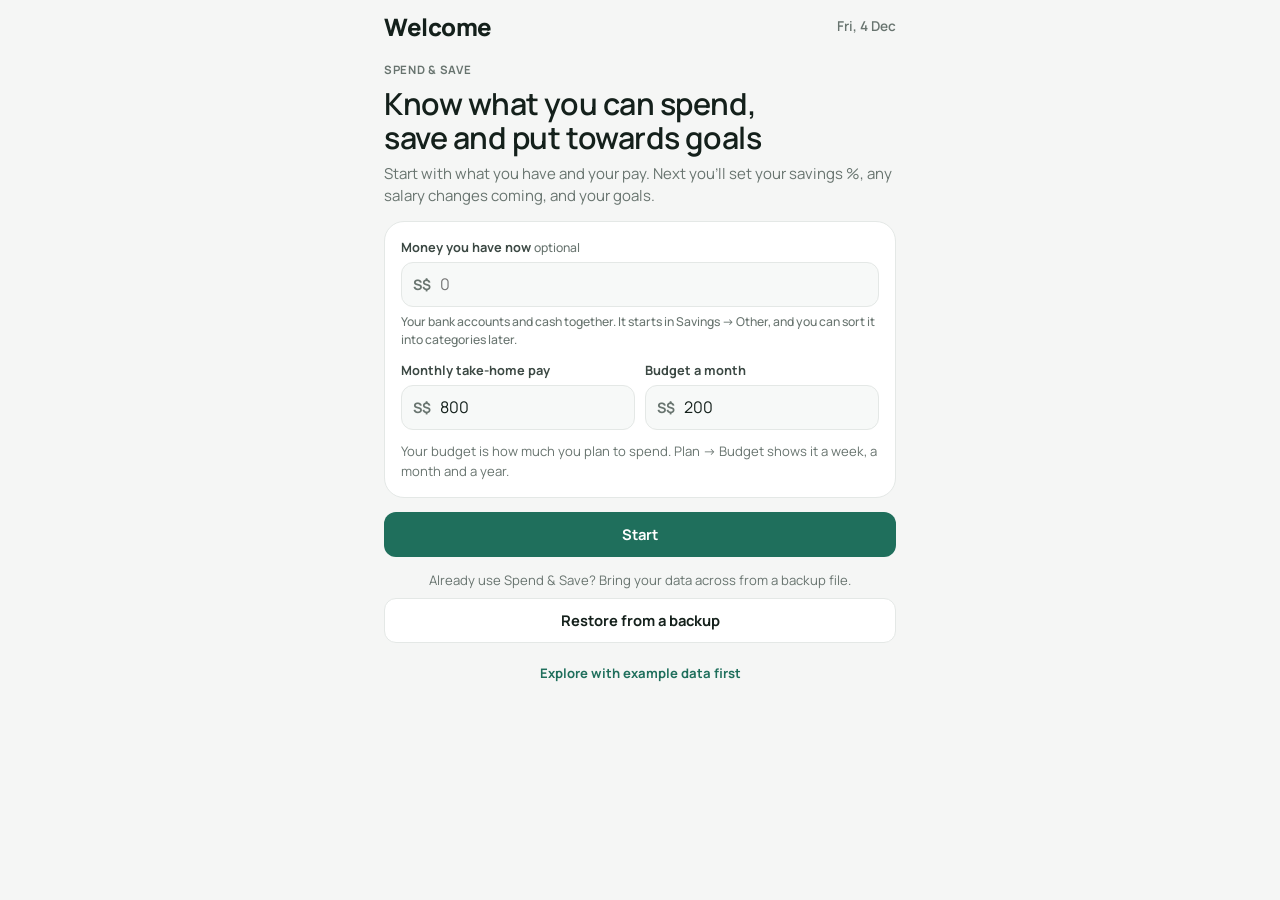
<file: index.html>
<!doctype html>
<html lang="en" data-standalone="1">
<head>
<meta charset="utf-8">
<meta name="viewport" content="width=device-width, initial-scale=1, viewport-fit=cover">
<meta name="description" content="See all your money, what you can spend today, and what to set aside for your goals.">
<meta name="theme-color" content="#f2f5f3" media="(prefers-color-scheme: light)">
<meta name="theme-color" content="#0e1311" media="(prefers-color-scheme: dark)">
<meta name="apple-mobile-web-app-capable" content="yes">
<meta name="mobile-web-app-capable" content="yes">
<meta name="apple-mobile-web-app-status-bar-style" content="default">
<meta name="apple-mobile-web-app-title" content="Spend &amp; Save">
<link rel="manifest" href="manifest.webmanifest">
<link rel="icon" type="image/png" href="icon-192.png">
<link rel="apple-touch-icon" href="apple-touch-icon.png">
<style>:root{color-scheme:light;box-sizing:border-box;padding-top:env(safe-area-inset-top,0px);padding-bottom:env(safe-area-inset-bottom,0px)}html{scroll-padding-top:env(safe-area-inset-top,0px);-webkit-text-size-adjust:100%}body{margin:0;padding:0;font:14px -apple-system,BlinkMacSystemFont,sans-serif}img{max-width:100%}[hidden]:not([hidden=until-found i]){display:none!important}</style>
<title>Spend &amp; Save</title>
<link rel="preconnect" href="https://fonts.googleapis.com">
<link rel="preconnect" href="https://fonts.gstatic.com" crossorigin>
<link rel="stylesheet" href="https://fonts.googleapis.com/css2?family=Manrope:wght@400..800&display=swap">
<style>
/* Layout: one phone-width column. Spending leads as a big "left to spend" number; Savings sits below as a list of
   subcategories that hold money; spending labels come after with a Today/Week/Month toggle. Tab bar fixed at the bottom. */
:root{
  --bg:#f2f5f3; --surface:#ffffff; --surface-2:#f7f9f8; --ink:#14201b; --ink-2:#3b4843; --muted:#68746f; --line:#e1e7e4; --track:#e7ece9;
  --accent:#1f6f5c; --accent-ink:#ffffff; --accent-soft:#e1efe9;
  --warn:#9a6200; --warn-soft:#fbf1dc; --over:#c0352f; --over-soft:#fbe7e5; --good:#1f7a45;
  --p0:#1baf7a; --p1:#6250d6; --p2:#eb6834; --p3:#2a78d6; --p4:#e87ba4; --p5:#008300; --p6:#8a9691;
  --c0:#2a78d6; --c1:#eb6834; --c2:#1baf7a; --c3:#eda100; --c4:#e87ba4; --c5:#008300; --c6:#6250d6; --c7:#e34948; --c8:#98a29e;
  --shadow:0 1px 2px rgba(20,32,27,.05),0 6px 20px rgba(20,32,27,.045);
  --f-display:"Bricolage Grotesque","Avenir Next",system-ui,sans-serif;
  --f-body:"Manrope",system-ui,-apple-system,"Segoe UI",sans-serif;
  --r-card:20px; --r-ctl:12px;
}
@media (prefers-color-scheme: dark){:root:not([data-theme="light"]){
  --bg:#0e1311; --surface:#161d1a; --surface-2:#1b2420; --ink:#e5ebe8; --ink-2:#c0cac6; --muted:#8e9a95; --line:#25302b; --track:#222c28;
  --accent:#5fbfa6; --accent-ink:#0b1a15; --accent-soft:#183029;
  --warn:#e3a640; --warn-soft:#2d2616; --over:#ef7d74; --over-soft:#36201e; --good:#5cc486;
  --p0:#199e70; --p1:#9085e9; --p2:#d95926; --p3:#3987e5; --p4:#d55181; --p5:#008300; --p6:#6f7a76;
  --c0:#3987e5; --c1:#d95926; --c2:#199e70; --c3:#c98500; --c4:#d55181; --c5:#2f9a2f; --c6:#9085e9; --c7:#e66767; --c8:#6f7a76;
  --shadow:0 1px 2px rgba(0,0,0,.3),0 6px 20px rgba(0,0,0,.18);
  color-scheme:dark;
}}
:root[data-theme="dark"]{
  --bg:#0e1311; --surface:#161d1a; --surface-2:#1b2420; --ink:#e5ebe8; --ink-2:#c0cac6; --muted:#8e9a95; --line:#25302b; --track:#222c28;
  --accent:#5fbfa6; --accent-ink:#0b1a15; --accent-soft:#183029;
  --warn:#e3a640; --warn-soft:#2d2616; --over:#ef7d74; --over-soft:#36201e; --good:#5cc486;
  --p0:#199e70; --p1:#9085e9; --p2:#d95926; --p3:#3987e5; --p4:#d55181; --p5:#008300; --p6:#6f7a76;
  --c0:#3987e5; --c1:#d95926; --c2:#199e70; --c3:#c98500; --c4:#d55181; --c5:#2f9a2f; --c6:#9085e9; --c7:#e66767; --c8:#6f7a76;
  --shadow:0 1px 2px rgba(0,0,0,.3),0 6px 20px rgba(0,0,0,.18);
  color-scheme:dark;
}
*,*::before,*::after{box-sizing:border-box}
body{background:var(--bg);color:var(--ink);font:15px/1.45 var(--f-body);-webkit-font-smoothing:antialiased;-webkit-tap-highlight-color:transparent}
body::before{content:"";position:fixed;inset:0 0 auto;height:env(safe-area-inset-top,0px);z-index:10;background:var(--bg)}
body.sheet-open{overflow:hidden}
button,input,select,textarea{font:inherit;color:inherit}
button{cursor:pointer}
:focus-visible{outline:2px solid var(--accent);outline-offset:2px}
h1,h2,h3{margin:0;text-wrap:balance}
p{margin:0}
.wrap{max-width:34rem;margin:0 auto;padding-left:max(16px,env(safe-area-inset-left,0px));padding-right:max(16px,env(safe-area-inset-right,0px))}
.num{font-variant-numeric:tabular-nums}

.top{position:sticky;top:env(safe-area-inset-top,0px);z-index:5;background:color-mix(in srgb,var(--bg) 92%,transparent);backdrop-filter:blur(10px);-webkit-backdrop-filter:blur(10px)}
.top-in{display:flex;align-items:center;justify-content:space-between;gap:12px;padding-block:14px 10px}
.top h1{font:600 1.5rem/1.1 var(--f-display);letter-spacing:-.01em}
.top-date{color:var(--muted);font-size:.85rem;font-weight:600}
main.wrap{padding-block:4px calc(96px + env(safe-area-inset-bottom,0px));display:flex;flex-direction:column;gap:14px}
body[data-mode="onboard"] main.wrap,body[data-mode="loading"] main.wrap,body[data-mode="error"] main.wrap{padding-bottom:40px}

.tabs{position:fixed;left:0;right:0;bottom:0;z-index:6;background:var(--surface);border-top:1px solid var(--line);padding-bottom:env(safe-area-inset-bottom,0px)}
body[data-mode="onboard"] .tabs,body[data-mode="loading"] .tabs,body[data-mode="error"] .tabs{display:none}
.tabs-in{display:grid;grid-template-columns:repeat(5,1fr);align-items:end;padding-block:6px}
.tab{display:flex;flex-direction:column;align-items:center;gap:2px;background:none;border:0;padding:6px 0 4px;color:var(--muted);font-size:.7rem;font-weight:600;border-radius:12px}
.tab svg{width:22px;height:22px}
.tab[aria-current="page"]{color:var(--accent)}
.tab-add{align-self:center}
.tab-add span.plus{display:grid;place-items:center;width:48px;height:48px;border-radius:16px;background:var(--accent);color:var(--accent-ink);box-shadow:0 4px 14px color-mix(in srgb,var(--accent) 35%,transparent)}
.tab-add span.plus svg{width:24px;height:24px}

.card{background:var(--surface);border-radius:var(--r-card);box-shadow:var(--shadow);padding:16px;display:flex;flex-direction:column;gap:12px;min-width:0}
.card-head{display:flex;align-items:baseline;justify-content:space-between;gap:10px}
.card-head h2{font:600 1rem/1.25 var(--f-body)}
.card-head .link{background:none;border:0;padding:4px 0;color:var(--accent);font-weight:700;font-size:.85rem}
.eyebrow{font-size:.72rem;font-weight:700;letter-spacing:.06em;text-transform:uppercase;color:var(--muted)}
.muted{color:var(--muted)}
.small{font-size:.82rem}
.banner{border-radius:14px;padding:10px 12px;font-size:.84rem;line-height:1.4;background:var(--accent-soft);color:var(--ink-2)}
.banner b{color:var(--ink)}
.warnbox{border-radius:14px;padding:10px 12px;font-size:.86rem;line-height:1.4;background:var(--over-soft);color:var(--over);display:flex;gap:8px;align-items:flex-start}
.warnbox svg{width:18px;height:18px;flex:none;margin-top:1px}
.warnbox.soft{background:var(--warn-soft);color:var(--warn)}

.pnav{display:flex;align-items:center;justify-content:space-between;gap:8px}
.pnav-label{display:flex;flex-direction:column;align-items:center;text-align:center;min-width:0}
.pnav-label b{font-weight:700;font-size:.98rem}
.pnav-label span{font-size:.78rem;color:var(--muted);font-weight:600}
.icon-btn{display:grid;place-items:center;width:36px;height:36px;border-radius:12px;border:1px solid var(--line);background:var(--surface);color:var(--ink-2)}
.icon-btn:disabled{opacity:.35;cursor:default}
.icon-btn svg{width:18px;height:18px}

.hero{background:var(--surface);border-radius:24px;box-shadow:var(--shadow);padding:20px 18px 16px;display:flex;flex-direction:column;gap:8px}
.hero-top{display:flex;align-items:center;justify-content:space-between;gap:10px}
.grp-name{display:inline-flex;align-items:center;gap:8px;font-weight:700;font-size:.86rem}
.hero-num{font:600 clamp(2.9rem,14vw,3.6rem)/1 var(--f-display);letter-spacing:-.025em;font-variation-settings:"opsz" 96}
.hero-num .cur,.big .cur{font-size:.42em;letter-spacing:0;margin-right:.12em;vertical-align:.95em;color:var(--muted);font-weight:600}
.hero-num.neg{color:var(--over)}
.flow{display:grid;grid-template-columns:1fr auto;gap:4px 12px;font-size:.86rem;border-top:1px solid var(--line);padding-top:10px}
.flow span:nth-child(even){text-align:right;font-variant-numeric:tabular-nums;font-weight:650}
.flow .tot{font-weight:800}
.big{font:600 2.3rem/1.05 var(--f-display);letter-spacing:-.02em;font-variation-settings:"opsz" 96}

.dot{width:10px;height:10px;border-radius:99px;flex:none;background:var(--c8);display:inline-block}
.c0{background:var(--c0)}.c1{background:var(--c1)}.c2{background:var(--c2)}.c3{background:var(--c3)}.c4{background:var(--c4)}.c5{background:var(--c5)}.c6{background:var(--c6)}.c7{background:var(--c7)}.c8{background:var(--c8)}
.pc0{background:var(--p0)}.pc1{background:var(--p1)}.pc2{background:var(--p2)}.pc3{background:var(--p3)}.pc4{background:var(--p4)}.pc5{background:var(--p5)}.pc6{background:var(--p6)}
.bar{position:relative;display:block;height:8px;border-radius:99px;background:var(--track)}
.bar>i{display:block;height:100%;max-width:100%;border-radius:99px;background:var(--accent)}
.bar.warn>i{background:var(--warn)}
.bar.over>i{background:var(--over)}
.bar.thin{height:6px}
.status{display:flex;align-items:center;gap:5px;font-size:.8rem;font-weight:700;color:var(--muted)}
.status svg{width:15px;height:15px;flex:none}
.status.warn{color:var(--warn)} .status.over{color:var(--over)} .status.ok{color:var(--good)}

/* savings rows */
.sv-total{display:flex;align-items:baseline;justify-content:space-between;gap:10px;flex-wrap:wrap}
.sv-total b{font:600 1.7rem/1.1 var(--f-display);letter-spacing:-.01em}
.sv-total .d{font-size:.8rem;font-weight:700;color:var(--muted)}
.sv-total .d.add{color:var(--good)} .sv-total .d.less{color:var(--over)}
.sv-row{display:grid;grid-template-columns:auto 1fr auto;align-items:center;gap:3px 10px;padding:10px 0;border:0;border-top:1px solid var(--line);background:none;text-align:left;width:100%}
.sv-row:first-child{border-top:0;padding-top:2px}
.sv-row .nm{font-weight:650;min-width:0;overflow:hidden;text-overflow:ellipsis;white-space:nowrap}
.sv-row .val{font-weight:700;font-variant-numeric:tabular-nums;white-space:nowrap}
.sv-row .val.add{color:var(--good)} .sv-row .val.less{color:var(--over)} .sv-row .val.neg{color:var(--over)}
.sv-row .sub,.sv-row .bar{grid-column:2/-1}
.sv-row .sub{font-size:.78rem;color:var(--muted);font-weight:600}

/* label rows */
.cats{display:flex;flex-direction:column}
.cat-row{display:grid;grid-template-columns:auto 1fr auto;align-items:center;gap:4px 10px;padding:10px 0;border:0;border-top:1px solid var(--line);background:none;text-align:left;width:100%}
.cat-row:first-child{border-top:0;padding-top:2px}
.cat-name{font-weight:650;min-width:0;overflow:hidden;text-overflow:ellipsis;white-space:nowrap}
.cat-amt{font-size:.85rem;color:var(--muted);font-variant-numeric:tabular-nums;white-space:nowrap}
.cat-amt b{color:var(--ink);font-weight:700}
.cat-row .bar,.cat-row .cat-sub{grid-column:1/-1}
.cat-row .bar>i{background:var(--p1)}
.cat-sub{display:flex;align-items:center;gap:5px;font-size:.78rem;color:var(--muted);font-weight:600}
.result-sum{display:flex;justify-content:space-between;gap:10px;font-size:.82rem;color:var(--muted);font-weight:600;flex-wrap:wrap}

.txs{display:flex;flex-direction:column}
.tx{display:grid;grid-template-columns:auto 1fr auto;align-items:center;gap:12px;padding:10px 0;border:0;border-top:1px solid var(--line);background:none;text-align:left;width:100%}
.txs .tx:first-child,.day-head+.tx{border-top:0}
.tx-ico{width:34px;height:34px;border-radius:11px;display:grid;place-items:center;background:var(--surface-2)}
.tx-ico .dot{width:11px;height:11px}
.tx-ico svg{width:16px;height:16px}
.tx-ico.inc{color:var(--good);background:color-mix(in srgb,var(--good) 13%,transparent)}
.tx-ico.mov{color:var(--accent);background:var(--accent-soft)}
.tx-main{display:flex;flex-direction:column;min-width:0}
.tx-title{font-weight:650;white-space:nowrap;overflow:hidden;text-overflow:ellipsis}
.tx-sub{font-size:.78rem;color:var(--muted);white-space:nowrap;overflow:hidden;text-overflow:ellipsis}
.tx-amt{font-weight:700;font-variant-numeric:tabular-nums;white-space:nowrap}
.tx-amt.inc{color:var(--good)}
.tx-amt.mov{color:var(--muted);font-weight:650}
.tx-amt.fromsave{color:var(--over)}
.day-head{display:flex;justify-content:space-between;padding:14px 0 4px;font-size:.78rem;font-weight:700;color:var(--muted);border-top:1px solid var(--line)}
.txs .day-head:first-child{border-top:0;padding-top:0}
.empty{display:flex;flex-direction:column;align-items:center;text-align:center;gap:8px;padding:22px 10px;color:var(--muted);font-size:.9rem}
.empty b{color:var(--ink);font-size:1rem}

.btn{display:inline-flex;align-items:center;justify-content:center;gap:8px;border-radius:var(--r-ctl);border:1px solid transparent;padding:11px 16px;font-weight:700;font-size:.92rem;background:var(--accent);color:var(--accent-ink);min-height:44px}
.btn.ghost{background:var(--surface);color:var(--ink);border-color:var(--line)}
.btn.soft{background:var(--accent-soft);color:var(--accent)}
.btn.danger{background:var(--over-soft);color:var(--over)}
.btn.small{min-height:34px;padding:6px 12px;font-size:.82rem;border-radius:10px}
.btn.block{width:100%}
.btn:disabled{opacity:.5;cursor:default}
.btn-row{display:flex;gap:8px;flex-wrap:wrap}
.btn-row .btn{flex:1 1 auto}
.linkbtn{background:none;border:0;padding:4px 2px;color:var(--accent);font-weight:700;font-size:.82rem;text-align:left}
.linkbtn.muted{color:var(--muted)}
.linkbtn.danger{color:var(--over)}

.seg{display:flex;background:var(--track);border-radius:12px;padding:3px;gap:2px}
.seg button{flex:1;border:0;background:none;border-radius:9px;padding:8px 6px;font-weight:700;font-size:.84rem;color:var(--muted);white-space:nowrap;min-width:0;overflow:hidden;text-overflow:ellipsis}
.seg button[aria-pressed="true"]{background:var(--surface);color:var(--ink);box-shadow:0 1px 3px rgba(0,0,0,.08)}
.seg.mini{padding:2px;border-radius:10px}
.seg.mini button{padding:6px 8px;font-size:.8rem;border-radius:8px}
.chips{display:flex;flex-wrap:wrap;gap:8px}
.chip{display:inline-flex;align-items:center;gap:7px;border:1px solid var(--line);background:var(--surface);border-radius:99px;padding:7px 12px;font-size:.84rem;font-weight:650;color:var(--ink-2)}
.chip[aria-pressed="true"]{border-color:var(--accent);background:var(--accent-soft);color:var(--ink)}
.chip.new{border-style:dashed;color:var(--accent)}
.pick{display:grid;grid-template-columns:repeat(auto-fit,minmax(9rem,1fr));gap:8px}
.pick button{display:flex;flex-direction:column;align-items:flex-start;gap:2px;border:1px solid var(--line);background:var(--surface);border-radius:14px;padding:10px 12px;text-align:left}
.pick button[aria-pressed="true"]{border-color:var(--accent);background:var(--accent-soft)}
.pick b{display:flex;align-items:center;gap:7px;font-size:.88rem}
.pick span{font-size:.78rem;color:var(--muted);font-variant-numeric:tabular-nums}

.field{display:flex;flex-direction:column;gap:6px;min-width:0}
.field>span,.field>label{font-size:.8rem;font-weight:700;color:var(--ink-2)}
.field .hint{font-size:.76rem;color:var(--muted);font-weight:500}
.input,select.input{width:100%;min-height:44px;border:1px solid var(--line);border-radius:var(--r-ctl);background:var(--surface-2);padding:10px 12px;font-size:16px}
.input:focus{border-color:var(--accent);outline:none;box-shadow:0 0 0 3px color-mix(in srgb,var(--accent) 22%,transparent)}
.money-in{position:relative}
.money-in .input{padding-left:38px}
.money-in::before{content:attr(data-sym);position:absolute;left:12px;top:50%;transform:translateY(-50%);color:var(--muted);font-weight:700;font-size:.9rem;pointer-events:none}
.amount-big{display:flex;align-items:baseline;gap:6px;border-bottom:2px solid var(--line);padding-bottom:6px}
.amount-big:focus-within{border-color:var(--accent)}
.amount-big span{font:600 1.4rem var(--f-display);color:var(--muted)}
.amount-big input{flex:1;min-width:0;border:0;background:none;font:600 2.6rem/1.1 var(--f-display);letter-spacing:-.02em;padding:0;outline:none}
.grid2{display:grid;grid-template-columns:1fr 1fr;gap:10px}
.form{display:flex;flex-direction:column;gap:14px}
.split-show{display:grid;grid-template-columns:1fr auto;gap:6px 12px;font-size:.88rem;border-radius:14px;background:var(--surface-2);padding:12px}
.split-show span:nth-child(even){text-align:right;font-weight:700;font-variant-numeric:tabular-nums}

#sheet-root{position:fixed;inset:0;z-index:20}
.sheet-backdrop{position:absolute;inset:0;background:rgba(8,14,12,.42);opacity:0;transition:opacity .2s}
.sheet{position:absolute;left:0;right:0;bottom:0;margin:0 auto;max-width:34rem;max-height:92%;overflow:auto;overscroll-behavior:contain;background:var(--surface);border-radius:24px 24px 0 0;padding:8px max(18px,env(safe-area-inset-right,0px)) calc(20px + env(safe-area-inset-bottom,0px)) max(18px,env(safe-area-inset-left,0px));transform:translateY(24px);opacity:0;transition:transform .22s ease,opacity .2s}
#sheet-root.open .sheet-backdrop{opacity:1}
#sheet-root.open .sheet{transform:none;opacity:1}
.sheet-grab{width:40px;height:5px;border-radius:99px;background:var(--line);margin:2px auto 10px}
.sheet-head{display:flex;align-items:center;justify-content:space-between;gap:10px;margin-bottom:12px}
.sheet-head h2{font:600 1.25rem/1.2 var(--f-display)}

.list-edit{display:flex;flex-direction:column;gap:12px}
.sc-edit{display:grid;grid-template-columns:auto 1fr;gap:8px;align-items:center;padding-bottom:12px;border-bottom:1px solid var(--line)}
.sc-edit:last-child{border-bottom:0;padding-bottom:0}
.sc-edit .more{grid-column:2/-1;display:grid;grid-template-columns:1fr 1fr;gap:8px}
.sc-edit .more .field>span{font-size:.74rem}
.sc-edit .more .input{min-height:38px;padding:7px 10px;font-size:15px}
.sc-edit .more .money-in .input{padding-left:34px}
.sc-edit .acts{grid-column:2/-1;display:flex;gap:10px;flex-wrap:wrap;align-items:center}
.cat-link{display:flex;justify-content:space-between;align-items:center;gap:12px;width:100%;padding:12px 0;background:none;border:0;border-top:1px solid var(--line);text-align:left}
.cat-link:first-child{border-top:0;padding-top:0}
.cat-link .t{display:flex;flex-direction:column;min-width:0}
.cat-link .t b{display:flex;align-items:center;gap:8px;font-weight:650}
.cat-link .t span{font-size:.8rem;color:var(--muted)}
.cat-link>svg{width:18px;height:18px;color:var(--muted);flex:none}
.swatches{display:flex;gap:10px;flex-wrap:wrap}
.swatch{width:34px;height:34px;border-radius:99px;border:2px solid transparent;padding:0;box-shadow:inset 0 0 0 3px var(--surface)}
.swatch[aria-pressed="true"]{border-color:var(--ink)}
.sub-row{display:grid;grid-template-columns:1fr auto;gap:2px 10px;align-items:center;padding:10px 0;border-top:1px solid var(--line)}
.sub-row:first-child{border-top:0;padding-top:0}
.sub-row .nm{font-weight:650;background:none;border:0;padding:0;text-align:left}
.sub-row .due{font-size:.78rem;color:var(--muted);font-weight:600}
.sub-row .due.soon{color:var(--warn)} .sub-row .due.late{color:var(--over)}
.sub-row .right{grid-row:1/3;grid-column:2;display:flex;align-items:center;gap:10px}
.setting-row{display:flex;justify-content:space-between;align-items:center;gap:12px;padding:12px 0;border-top:1px solid var(--line)}
.setting-row:first-child{border-top:0;padding-top:0}
.setting-row .t{display:flex;flex-direction:column;min-width:0}
.setting-row .t b{font-weight:650}
.setting-row .t span{font-size:.8rem;color:var(--muted)}

.tiles{display:grid;grid-template-columns:1fr 1fr;gap:10px}
.tile{background:var(--surface);border-radius:18px;box-shadow:var(--shadow);padding:14px;display:flex;flex-direction:column;gap:3px;min-width:0}
.tile .v{font:600 1.45rem/1.15 var(--f-display);letter-spacing:-.01em;white-space:nowrap;overflow:hidden;text-overflow:ellipsis}
.tile .d{font-size:.76rem;font-weight:700;color:var(--muted)}
.d.up-bad,.d.down-bad{color:var(--over)} .d.up-good,.d.down-good{color:var(--good)}
.chart{width:100%;height:auto;display:block;overflow:visible}
.chart text{font-family:var(--f-body)}
.ax{fill:var(--muted);font-size:10.5px;font-weight:600}
.lbl{fill:var(--ink-2);font-size:11px;font-weight:700}
.grid-l{stroke:var(--line);stroke-width:1}
.base-l{stroke:var(--muted);stroke-width:1;opacity:.6}
.hit{fill:transparent}
.hit:hover,.hit.on{fill:color-mix(in srgb,var(--ink) 5%,transparent)}
.ibar-row{display:grid;grid-template-columns:1fr auto;gap:4px 10px;padding:8px 0;border-top:1px solid var(--line)}
.ibar-row:first-child{border-top:0;padding-top:0}
.ibar-row .nm{display:flex;align-items:center;gap:8px;font-weight:650;font-size:.9rem;min-width:0}
.ibar-row .nm span{overflow:hidden;text-overflow:ellipsis;white-space:nowrap}
.ibar-row .val{font-size:.84rem;font-variant-numeric:tabular-nums;color:var(--muted);white-space:nowrap}
.ibar-row .val b{color:var(--ink)}
.ibar-row .bar{grid-column:1/-1}
.ibar-row .bar>i{background:var(--p1)}
details.tbl summary{cursor:pointer;font-size:.8rem;color:var(--accent);font-weight:700}
.tbl-wrap{overflow-x:auto;margin-top:8px}
table.data{border-collapse:collapse;width:100%;font-size:.82rem;font-variant-numeric:tabular-nums}
table.data th,table.data td{padding:6px 8px;border-bottom:1px solid var(--line);text-align:right;white-space:nowrap}
table.data th:first-child,table.data td:first-child{text-align:left}
.movers{display:flex;flex-direction:column;gap:8px;font-size:.88rem}
.movers div{display:flex;justify-content:space-between;gap:10px}

.search{position:relative}
.search svg{position:absolute;left:12px;top:50%;transform:translateY(-50%);width:18px;height:18px;color:var(--muted);pointer-events:none}
.search .input{padding-left:40px}
.filters{display:flex;flex-direction:column;gap:10px}
.filter-row{display:grid;grid-template-columns:1fr 1fr;gap:8px}
.filter-row select.input,select.input.slim{min-height:40px;padding:8px 10px;font-size:14px}

#toast{position:fixed;left:50%;bottom:calc(88px + env(safe-area-inset-bottom,0px));transform:translate(-50%,12px);z-index:30;max-width:min(30rem,calc(100% - 32px));background:var(--ink);color:var(--bg);padding:11px 16px;border-radius:14px;font-size:.88rem;font-weight:600;opacity:0;pointer-events:none;transition:opacity .2s,transform .2s;box-shadow:0 8px 24px rgba(0,0,0,.2)}
#toast.show{opacity:1;transform:translate(-50%,0)}
#toast.warn{background:var(--warn-soft);color:var(--warn);border:1px solid color-mix(in srgb,var(--warn) 40%,transparent)}
#toast.over{background:var(--over-soft);color:var(--over);border:1px solid color-mix(in srgb,var(--over) 40%,transparent)}
#tip{position:fixed;z-index:25;pointer-events:none;background:var(--ink);color:var(--bg);font-size:.78rem;font-weight:600;padding:7px 10px;border-radius:10px;max-width:16rem;box-shadow:0 6px 18px rgba(0,0,0,.18);white-space:pre-line}
.skel{border-radius:var(--r-card);background:var(--surface);box-shadow:var(--shadow);padding:20px;display:flex;flex-direction:column;gap:12px}
.skel i{display:block;height:12px;border-radius:99px;background:var(--track)}
.skel i.big{height:44px;width:60%;border-radius:12px}
.ob-hero{display:flex;flex-direction:column;gap:8px;padding-top:8px}
.ob-hero h2{font:600 1.9rem/1.12 var(--f-display);letter-spacing:-.015em}
/* goals, planned spending, income */
.goal-in{display:grid;grid-template-columns:1fr 7.5rem;gap:10px;align-items:center;padding:8px 0;border-top:1px solid var(--line)}
.goal-in:first-child{border-top:0;padding-top:0}
.goal-in .nm{display:flex;flex-direction:column;min-width:0}
.goal-in .nm b{display:flex;align-items:center;gap:8px;font-weight:650;font-size:.9rem}
.goal-in .nm span{font-size:.76rem;color:var(--muted)}
.goal-in .money-in .input{min-height:40px;padding:8px 10px 8px 34px;font-size:15px}
.proj{border-top:1px solid var(--line);padding-top:10px;display:flex;flex-direction:column;gap:6px}
.sv-row .tag{font-size:.68rem;font-weight:700;color:var(--accent);background:var(--accent-soft);border-radius:6px;padding:1px 6px;margin-left:6px;vertical-align:2px}
details.done summary{cursor:pointer;font-size:.82rem;font-weight:700;color:var(--muted)}
.segbar{display:flex;gap:2px;height:12px;border-radius:99px;overflow:hidden;background:var(--track)}
.segbar i{display:block;height:100%}
.legend{display:flex;flex-wrap:wrap;justify-content:space-between;gap:6px 14px;font-size:.82rem;color:var(--ink-2);font-weight:600}
.legend span{display:inline-flex;align-items:center;gap:6px}
.key{width:9px;height:9px;border-radius:99px;flex:none;display:inline-block}
.bal{background:var(--surface);border-radius:24px;box-shadow:var(--shadow);padding:18px;display:flex;flex-direction:column;gap:10px;border:0;text-align:left;width:100%}
.bal .hero-num{font-size:clamp(2.4rem,11vw,3rem)}
.bal-toggle{display:flex;flex-direction:column;gap:10px;width:100%;padding:0;border:0;background:none;color:inherit;text-align:left;font:inherit;cursor:pointer}
.bd-inline{border-top:1px solid var(--line);padding-top:14px;display:flex;flex-direction:column;gap:14px}
#bd,#bd-avail{scroll-margin-top:72px}
.pct-in{position:relative}
.pct-in::after{content:"%";position:absolute;right:12px;top:50%;transform:translateY(-50%);color:var(--muted);font-weight:700;pointer-events:none}
.goal-in .pct-in .input{min-height:40px;padding:8px 28px 8px 10px;font-size:15px}
/* insights range picker, budget rows */
.seg.range button{flex:1 1 auto;padding:8px 4px;font-size:.8rem}
.bud-row{display:grid;grid-template-columns:1fr 7.5rem;gap:6px 10px;align-items:center;padding:12px 0;border-top:1px solid var(--line)}
.bud-row:first-child{border-top:0;padding-top:0}
.bud-row .nm{display:flex;flex-direction:column;min-width:0}
.bud-row .nm b{font-weight:650;font-size:.92rem}
.bud-row .nm span{font-size:.76rem;color:var(--muted);font-weight:600}
.bud-row .money-in .input{min-height:40px;padding:8px 10px 8px 34px;font-size:15px}
.bud-stat{grid-column:1/-1;display:flex;flex-direction:column;gap:6px}
.bud-stat p{font-size:.8rem;color:var(--muted);font-weight:600}
.bud-stat p b{color:var(--ink)}
.bud-stat p.over{color:var(--over)}
.bud-part{display:flex;flex-direction:column;gap:8px}
.bud-part+.bud-part{border-top:1px solid var(--line);padding-top:12px}
.trio{display:grid;grid-template-columns:repeat(3,minmax(0,1fr));gap:8px}
.trio>div,.trio>span{display:flex;flex-direction:column;gap:2px;background:var(--surface-2);border-radius:14px;padding:9px 10px;min-width:0}
.avail-num{display:flex;align-items:baseline;gap:8px;flex-wrap:wrap}
.avail-num b{font:600 2.3rem/1.05 var(--f-display);letter-spacing:-.02em}
.avail-num b.neg{color:var(--over)}
.avail-num span{font-size:.86rem;color:var(--muted);font-weight:650}
.sheet-sec{border-top:1px solid var(--line);padding-top:14px;display:flex;flex-direction:column;gap:8px}
.hbars{display:flex;flex-direction:column}
.hbars .ibar-row .val b{font-weight:700}
.aside-total{display:flex;align-items:baseline;gap:8px;flex-wrap:wrap}
.aside-total b{font:600 1.7rem/1.1 var(--f-display);letter-spacing:-.015em}
.aside-total span{font-size:.84rem;color:var(--muted);font-weight:650}
.avail .bud-part{border-top:1px solid var(--line);padding-top:12px}
details.more{display:flex;flex-direction:column}
details.more>summary{cursor:pointer;list-style:none;display:flex;align-items:center;justify-content:center;gap:6px;padding:10px;border-radius:var(--r-ctl);background:var(--surface);box-shadow:var(--shadow);font-weight:700;font-size:.88rem;color:var(--accent)}
details.more>summary::-webkit-details-marker{display:none}
details.more>summary::after{content:"▾";font-size:.8rem}
details.more[open]>summary::after{content:"▴"}
details.more[open]>summary{margin-bottom:14px}
details.more>.more-in{display:flex;flex-direction:column;gap:14px}
details.mf>summary{box-shadow:none;background:none;padding:4px 0;justify-content:flex-start;font-size:.82rem}
details.mf[open]>summary{margin-bottom:8px}
details.mf>.more-in{gap:10px}
.trio b{font:600 1.1rem/1.15 var(--f-display);letter-spacing:-.01em;white-space:nowrap;overflow:hidden;text-overflow:ellipsis}
.trio span{font-size:.74rem;color:var(--muted);font-weight:700}
.bud-left{font-size:.86rem;color:var(--muted);font-weight:650}
.bud-left b{font:600 1.6rem/1.1 var(--f-display);letter-spacing:-.015em;color:var(--ink);margin-right:4px}
.bud-left.over b{color:var(--over)}
/* Phone-friendly sizes: everything you tap is at least 44px, and fields use 16px text so iPhone doesn't zoom in. */
.seg button,.chip,.btn,.btn.small,.icon-btn,.swatch{min-height:44px}
.icon-btn,.swatch{width:44px;height:44px}
.seg button{min-width:44px}
.link,.linkbtn,.card-head .link{display:inline-flex;align-items:center;min-height:44px;min-width:44px;padding:0 4px}
.card-head{align-items:center}
.sub-row .nm{display:flex;align-items:center;min-height:44px}
.sv-row,.ibar-row[role="button"],.cat-link{min-height:48px}
summary{display:flex;align-items:center;min-height:44px}
input.input,select.input,textarea.input,.amount-big input{font-size:16px!important}
.amount-big input{font-size:2.6rem!important}
.ob-restore{display:flex;flex-direction:column;gap:8px;text-align:center}
.switch{flex:none;position:relative;width:60px;min-height:44px;border:0;background:none;padding:0}
.switch::before{content:"";position:absolute;left:4px;right:4px;top:50%;height:30px;transform:translateY(-50%);border-radius:99px;background:var(--track);box-shadow:inset 0 0 0 1px var(--line);transition:background .15s}
.switch::after{content:"";position:absolute;left:8px;top:50%;width:22px;height:22px;transform:translateY(-50%);border-radius:50%;background:var(--surface);box-shadow:0 1px 3px rgba(0,0,0,.25);transition:left .15s}
.switch[aria-checked="true"]::before{background:var(--accent);box-shadow:none}
.switch[aria-checked="true"]::after{left:30px}
@media (prefers-reduced-motion:reduce){*{transition:none!important;animation:none!important}}

/* ===== v5: clean & minimal look, chart roles, goals, forecast =====
   Flat cards with hairline borders, one sans (Manrope), one accent. Chart colours by role (validated for colour-blind
   separation in light and dark): bills yellow · savings aqua · goals orange · extras magenta · salary blue.
   Spending is a neutral slate so it never clashes with a goal's own colour. */
:root{
  --bg:#f5f6f5; --line:#e4e8e6; --shadow:none;
  --r-bills:#eda100; --r-save:#1baf7a; --r-goal:#eb6834; --r-spend:#3e4f5b; --r-extra:#e87ba4; --r-spent:#b9c0bd; --r-income:#2a78d6;
  --f-display:"Manrope",system-ui,-apple-system,"Segoe UI",sans-serif;
}
@media (prefers-color-scheme: dark){:root:not([data-theme="light"]){
  --bg:#0f1312; --line:#252d2a; --shadow:none;
  --r-bills:#c98500; --r-save:#199e70; --r-goal:#d95926; --r-spend:#a9bcc8; --r-extra:#d55181; --r-spent:#4f5855; --r-income:#3987e5;
}}
:root[data-theme="dark"]{
  --bg:#0f1312; --line:#252d2a; --shadow:none;
  --r-bills:#c98500; --r-save:#199e70; --r-goal:#d95926; --r-spend:#a9bcc8; --r-extra:#d55181; --r-spent:#4f5855; --r-income:#3987e5;
}
.card,.hero,.bal,.tile,.skel{box-shadow:none;border:1px solid var(--line)}
details.more>summary{box-shadow:none;border:1px solid var(--line)}
.top h1{font-weight:800;letter-spacing:-.02em}
.card-head h2{font-weight:750}
.hero-num,.big,.avail-num b,.tile .v,.sv-total b,.aside-total b,.bud-left b,.trio b,.big2{font-family:var(--f-display);font-weight:780;letter-spacing:-.03em;font-variation-settings:normal}
.rs{background:var(--r-spend)}
.num.neg,.avail-num b.neg{color:var(--over)}
.tab-add span.plus{border-radius:18px}

/* status chips */
.chip-s{display:inline-flex;align-items:center;gap:4px;font-size:.74rem;font-weight:750;padding:3px 9px;border-radius:99px;background:var(--surface-2);color:var(--muted);white-space:nowrap;border:1px solid var(--line)}
.chip-s svg{width:13px;height:13px;flex:none}
.chip-s.ok{background:color-mix(in srgb,var(--good) 11%,transparent);color:var(--good);border-color:transparent}
.chip-s.warn{background:var(--warn-soft);color:var(--warn);border-color:transparent}

/* bars, legends */
.segbar.big{height:18px;border-radius:8px}
.segbar i{min-width:3px}
.segbar i.hatch,.key.hatch{background-image:repeating-linear-gradient(135deg,rgba(255,255,255,.6) 0 3px,transparent 3px 6px)!important}
.key{width:10px;height:10px;border-radius:3px}
.key.dash{background:none!important;border-top:2px dashed;height:0;width:16px;border-radius:0}
.legend{justify-content:flex-start;font-size:.78rem;gap:6px 14px;color:var(--ink-2)}
.plan-legend{display:flex;flex-wrap:wrap;gap:6px 14px;font-size:.8rem;color:var(--ink-2);font-weight:600}
.plan-legend span{display:inline-flex;align-items:center;gap:6px}
.plan-legend b{color:var(--ink);font-weight:750}
.allow-row{display:grid;grid-template-columns:auto 1fr;gap:6px 10px;align-items:baseline;padding:8px 0;border-top:1px solid var(--line)}
.seg+.allow-row{border-top:0}
.allow-row .nm{font-weight:700;font-size:.88rem}
.allow-row .val{text-align:right;font-size:.84rem}
.allow-row .val b{font-weight:780}
.allow-row .bar{grid-column:1/-1}
.today-l{stroke:var(--ink-2);stroke-width:1;stroke-dasharray:2 3;opacity:.7}
path.hatch-fill{opacity:.36}
.hit-flow{cursor:default;transition:opacity .15s}
.hit-flow:hover{opacity:.5}
.ring .ring-t{fill:var(--ink);font-weight:800;font-family:var(--f-body)}
.ring-v{transition:stroke-dasharray .6s ease}
.trio>span>span{font-size:.72rem;color:var(--muted);font-weight:700}
.trio b{font-size:clamp(.92rem,4.2vw,1.1rem);white-space:normal;overflow-wrap:anywhere}

/* home */
.safe .avail-num b{font-size:2.7rem}
.nudge{border-color:color-mix(in srgb,var(--accent) 40%,var(--line))}
.setup{background:var(--accent-soft);border-color:transparent}
.todo{border-top:1px solid var(--line);padding-top:4px}
.snap{display:grid;grid-template-columns:repeat(3,minmax(0,1fr));gap:6px}
.snap-g{display:flex;flex-direction:column;align-items:center;gap:4px;padding:8px 2px;border:0;background:none;text-align:center;min-width:0;border-radius:14px}
.snap-g:hover{background:var(--surface-2)}
.snap-g .nm{font-weight:700;font-size:.84rem;max-width:100%;overflow:hidden;text-overflow:ellipsis;white-space:nowrap}
.snap-g .sub{font-size:.74rem;color:var(--muted)}

/* goals */
.goals-sum .gs-top{display:flex;gap:16px;align-items:center}
.gs-txt{display:flex;flex-direction:column;gap:3px;min-width:0}
.big2{font-size:1.75rem;line-height:1.1}
.card-list{display:flex;flex-direction:column;gap:10px}
.goal-card{gap:8px}
.gc-top{display:flex;align-items:center;gap:8px}
.gc-main{display:flex;align-items:center;gap:12px;flex:1;min-width:0;border:0;background:none;padding:0;text-align:left}
.gc-txt{display:flex;flex-direction:column;gap:2px;min-width:0}
.gc-txt b{font-size:1.02rem;font-weight:750;overflow:hidden;text-overflow:ellipsis;white-space:nowrap}
.gc-ord{display:flex;flex-direction:column;gap:2px}
.gc-ord .icon-btn{width:40px;height:40px;min-height:40px;border-color:transparent}
.gc-meta{display:flex;align-items:center;gap:8px;flex-wrap:wrap}
.gd-top{display:flex;gap:16px;align-items:center}
.behind{display:flex;flex-direction:column;gap:8px;border-radius:14px;padding:12px;background:var(--warn-soft)}
.opt2{display:grid;grid-template-columns:1fr 1fr;gap:8px}
.opt{display:flex;flex-direction:column;gap:4px;background:var(--surface);border-radius:12px;padding:10px;border:1px solid var(--line)}
.opt b{font-size:1.05rem;font-weight:780}
.ph-list{display:flex;flex-direction:column}
.ph-row{display:flex;justify-content:space-between;gap:10px;padding:8px 0;border-top:1px solid var(--line);font-size:.88rem}
.ph-row:first-child{border-top:0}
.ph-edit{display:flex;flex-direction:column;gap:8px}
.ph-erow{display:grid;grid-template-columns:1fr auto;gap:6px;align-items:center;padding-bottom:8px;border-bottom:1px solid var(--line)}
.ph-erow .ph-mo{grid-column:1/-1}
.ph-mo{display:grid;grid-template-columns:1fr auto 1fr;gap:4px;align-items:center;color:var(--muted)}
.ph-mo .input{padding:8px 4px;min-height:40px;font-size:14px!important}
.ph-erow .money-in .input{min-height:40px;padding:8px 8px 8px 32px}
.ge-prev{display:flex;flex-direction:column;gap:6px;border-radius:14px;background:var(--surface-2);padding:10px}
.sal-list{display:flex;flex-direction:column;gap:8px}
.sal-row{display:grid;grid-template-columns:2.6rem 1fr 1fr auto;gap:6px;align-items:center}
.sal-row .input{min-height:40px}
.slider-row{display:flex;gap:12px;align-items:center}
.slider-row input[type=range]{flex:1;accent-color:var(--accent);min-height:44px}
.steps{display:flex;gap:6px}
.steps i{flex:1;height:4px;border-radius:99px;background:var(--track)}
.steps i.on{background:var(--accent)}
.st-h{font:780 1.15rem/1.2 var(--f-display)}
@media (max-width:380px){.opt2{grid-template-columns:1fr}.sal-row{grid-template-columns:2.4rem 1fr 1fr auto}}
@media (prefers-reduced-motion:reduce){.ring-v{transition:none}}

/* ===== v5.1: all your money in the top bar, one-tap pay, bill line ===== */
.top-total{display:flex;flex-direction:column;align-items:flex-end;justify-content:center;border:0;background:none;padding:2px 0;line-height:1.15;min-height:44px;cursor:pointer;color:inherit}
.top-total span{font-size:.66rem;font-weight:750;color:var(--muted);text-transform:uppercase;letter-spacing:.05em}
.top-total b{font:780 1.08rem/1.15 var(--f-display);letter-spacing:-.02em;color:var(--ink)}
.bill-line{display:flex;align-items:center;justify-content:space-between;gap:10px;border-top:1px solid var(--line);padding-top:8px;font-size:.84rem}
.bill-line span{display:inline-flex;align-items:center;gap:6px;color:var(--warn);min-width:0}
.bill-line span b{color:var(--ink)}
.bill-line svg{width:15px;height:15px;flex:none}
.snap-g .per-pay{color:var(--ink-2);font-weight:650}
.pay-card{border-color:color-mix(in srgb,var(--accent) 45%,var(--line))}
.pay-card .avail-num b{font-size:2.2rem}
</style>
</head>
<body>
<header class="top"><div class="wrap top-in"><h1 id="top-title">Spend &amp; Save</h1><span class="top-date" id="top-date"></span></div></header>
<main class="wrap" id="view" aria-live="polite"></main>
<nav class="tabs" aria-label="Sections"><div class="wrap tabs-in">
  <button class="tab" data-act="go" data-view="home"><svg viewBox="0 0 24 24" fill="none" stroke="currentColor" stroke-width="1.8" stroke-linecap="round" stroke-linejoin="round"><path d="M4 11l8-6.5L20 11v8.5a1 1 0 0 1-1 1h-4.5v-6h-5v6H5a1 1 0 0 1-1-1z"/></svg>Home</button>
  <button class="tab" data-act="go" data-view="goals"><svg viewBox="0 0 24 24" fill="none" stroke="currentColor" stroke-width="1.8" stroke-linecap="round" stroke-linejoin="round"><circle cx="12" cy="12" r="8.5"/><circle cx="12" cy="12" r="4.5"/><circle cx="12" cy="12" r="1" fill="currentColor"/></svg>Goals</button>
  <button class="tab tab-add" data-act="add" aria-label="Add spending, money in or a move"><span class="plus"><svg viewBox="0 0 24 24" fill="none" stroke="currentColor" stroke-width="2.2" stroke-linecap="round"><path d="M12 5v14M5 12h14"/></svg></span></button>
  <button class="tab" data-act="go" data-view="forecast"><svg viewBox="0 0 24 24" fill="none" stroke="currentColor" stroke-width="1.8" stroke-linecap="round" stroke-linejoin="round"><path d="M4 19h16"/><path d="M5 15l4-4 3.5 2.5L19 7"/><path d="M15 7h4v4"/></svg>Forecast</button>
  <button class="tab" data-act="go" data-view="more"><svg viewBox="0 0 24 24" fill="none" stroke="currentColor" stroke-width="1.8" stroke-linecap="round"><path d="M4 7h9M17 7h3M4 17h3M11 17h9"/><circle cx="15" cy="7" r="2"/><circle cx="9" cy="17" r="2"/></svg>More</button>
</div></nav>
<div id="sheet-root" hidden></div>
<div id="toast" role="status" aria-live="polite"></div>
<div id="tip" hidden></div>

<script id="money">
/* ===== Spend & Save money engine =====
   Pure functions: no DOM, no storage, no clock. The app passes in the settings, the current plan month and a few
   ledger facts (balances now, what's been put in this month, Spending left). Plan months are 'YYYY-MM' keys named
   like the app's short month labels: the month a period starts in when it starts on the 1st–15th, otherwise the
   month it ends in. Money is added up in whole cents and rounded to cents on the way out.

   The money order every month: bills (and debt minimums) → savings % → your spending floor → goals by priority
   → the rest is spending money too. Goals only ever get what's left above the floor.
   Extras (bonus, side gigs, ang bao) never fund the plan; in the "with extras" scenario their counted share is
   shared out by its own rule: a % to goals, the rest to spending (or savings). */
const Money = (() => {
'use strict';
const r2 = n => Math.round((+n + Number.EPSILON) * 100) / 100;
const cents = n => Math.round((+n || 0) * 100);
const sum = a => a.reduce((x, y) => x + (+y || 0), 0);
const pad = n => String(n).padStart(2, '0');
const ymd = (y, m, d) => `${y}-${pad(m)}-${pad(d)}`;
const parts = s => s.split('-').map(Number);
const daysIn = (y, m) => new Date(y, m, 0).getDate();
const toDate = s => { const [y, m, d] = parts(s); return new Date(y, m - 1, d); };
const fromDate = dt => ymd(dt.getFullYear(), dt.getMonth() + 1, dt.getDate());
const addDays = (s, n) => { const dt = toDate(s); dt.setDate(dt.getDate() + n); return fromDate(dt); };
const addMonths = (s, n) => { let [y, m, d] = parts(s); m += n; y += Math.floor((m - 1) / 12); m = ((m - 1) % 12 + 12) % 12 + 1; return ymd(y, m, Math.min(d, daysIn(y, m))); };
const isDay = v => /^\d{4}-\d{2}-\d{2}$/.test(v || '');
const isKey = v => /^\d{4}-\d{2}$/.test(v || '');

/* ---------- plan months ---------- */
const keyAdd = (k, n) => addMonths(k + '-01', n).slice(0, 7);
const keyDiff = (a, b) => { const [y1, m1] = parts(a), [y2, m2] = parts(b); return (y2 - y1) * 12 + (m2 - m1); };
const keyList = (a, n) => Array.from({ length: Math.max(0, n) }, (_, i) => keyAdd(a, i));
const msOf = st => Math.min(28, Math.max(1, Math.round(+(st && st.monthStart) || 1)));
function periodOfDate(ds, ms) { let [y, m, d] = parts(ds); if (d < ms) { m--; if (m < 1) { m = 12; y--; } } const start = ymd(y, m, ms); return { start, end: addDays(addMonths(start, 1), -1) }; }
const planKey = (p, ms) => (ms <= 15 ? p.start : p.end).slice(0, 7);
const keyOfDate = (ds, ms) => planKey(periodOfDate(ds, ms), ms);
function periodOfKey(k, ms) { const [y, m] = parts(ms <= 15 ? k : keyAdd(k, -1)); const start = ymd(y, m, ms); return { start, end: addDays(addMonths(start, 1), -1) }; }

/* ---------- income ---------- */
const sortSalary = list => [...(list || [])].filter(s => s && isFinite(+s.amt)).sort((a, b) => (a.from || '') < (b.from || '') ? -1 : (a.from || '') > (b.from || '') ? 1 : 0);
/* salary for a plan month: the latest change on or before it, unless that month has its own amount */
function salaryAt(inc, k) {
  const o = inc && inc.over && inc.over[k];
  if (o && o.sal != null && o.sal !== '' && isFinite(+o.sal)) return r2(+o.sal);
  let v = 0; for (const s of sortSalary(inc && inc.salary)) if (!s.from || s.from <= k) v = +s.amt || 0;
  return r2(v);
}
/* extras expected in a month that haven't arrived or been dropped */
const extrasIn = (inc, k) => ((inc && inc.extras) || []).filter(x => x && x.month === k && !x.got && !x.gone && +x.amt > 0);
const countedOf = x => x.count === false ? 0 : r2(+x.amt * (x.share == null ? 0.5 : Math.max(0, Math.min(1, +x.share))));

/* ---------- bills ---------- */
function stepDate(x, d) {
  if (x.cycle === 'daily') return addDays(d, 1);
  if (x.cycle === 'weekly') return addDays(d, 7);
  const n = x.cycle === 'quarterly' ? 3 : x.cycle === 'yearly' ? 12 : 1, [y, m] = parts(d), [fy, fm] = parts(addMonths(ymd(y, m, 1), n));
  return ymd(fy, fm, Math.min(x.day || parts(d)[2], daysIn(fy, fm)));
}
/* every unpaid bill from its next due date to the end of endKey, by plan month; overdue ones count in curKey.
   { key: { spend: amount paid from Spending, cats: { saveCatId: amount paid from that savings category } } } */
function billsByKey(st, curKey, endKey) {
  const ms = msOf(st), end = periodOfKey(endKey, ms).end, cats = new Set((st.saveCats || []).map(c => c.id)), out = {};
  for (const x of st.subs || []) {
    if (x.active === false || !(+x.amount > 0) || !isDay(x.next)) continue;
    const from = x.from && x.from !== 'spend' && cats.has(x.from) ? x.from : 'spend';
    let d = x.next, guard = 0;
    while (d <= end && guard++ < 8000) {
      let k = keyOfDate(d, ms); if (k < curKey) k = curKey;
      const b = out[k] || (out[k] = { spend: 0, cats: {} });
      if (from === 'spend') b.spend = r2(b.spend + +x.amount); else b.cats[from] = r2((b.cats[from] || 0) + +x.amount);
      d = stepDate(x, d);
    }
  }
  return out;
}
const monthlyEq = x => x.cycle === 'yearly' ? x.amount / 12 : x.cycle === 'quarterly' ? x.amount / 3 : x.cycle === 'weekly' ? x.amount * 52 / 12 : x.cycle === 'daily' ? x.amount * 365 / 12 : +x.amount;

/* ---------- goals & plans ---------- */
const KIND_ORDER = { emergency: 0, debt: 1, travel: 2, big: 3, other: 4 };
const isDebt = c => !!(c && c.kind === 'debt' && c.debt);
const hasPlan = c => !!(c && ((c.phases && c.phases.length) || c.goal));
/* goals still open, plus savings categories with a monthly plan, in priority order */
function planItems(st) {
  const pri = st.priority || [];
  const list = (st.saveCats || []).filter(c => !c.done && hasPlan(c));
  const rank = c => { const i = pri.indexOf(c.id); return i >= 0 ? i : 1000 + (c.goal ? 0 : 500) + (KIND_ORDER[c.kind] ?? 4) * 10; };
  return list.map((c, i) => ({ c, r: rank(c), i })).sort((a, b) => a.r - b.r || a.i - b.i).map(x => x.c);
}
/* what a plan puts in during month k (phases may overlap; they add up) */
function phaseAmt(phases, k) { let a = 0; for (const p of phases || []) if ((!p.from || p.from <= k) && (!p.to || k <= p.to)) a += +p.amt || 0; return r2(a); }
/* consecutive months with the same amount become one phase; months with nothing are left out */
function groupPhases(keys, amts, openEnd = false) {
  const out = []; let cur = null;
  keys.forEach((k, i) => {
    const a = r2(amts[i] || 0);
    if (cur && Math.abs(cur.amt - a) < 0.005 && a > 0.004) { cur.to = k; return; }
    cur = a > 0.004 ? { from: k, to: k, amt: a } : null; if (cur) out.push(cur);
  });
  if (openEnd && out.length && out[out.length - 1].to === keys[keys.length - 1]) out[out.length - 1].to = null;
  return out;
}
const expandPhases = (phases, keys) => keys.map(k => phaseAmt(phases, k));
/* checks for phases you typed: overlaps, negative amounts, from after to */
function checkPhases(phases) {
  const errs = [], list = (phases || []).map((p, i) => ({ ...p, i }));
  for (const p of list) {
    if (!(+p.amt >= 0)) errs.push({ i: p.i, msg: 'Amount can’t be negative.' });
    if (p.from && p.to && p.from > p.to) errs.push({ i: p.i, msg: 'Ends before it starts.' });
  }
  for (let a = 0; a < list.length; a++) for (let b = a + 1; b < list.length; b++) {
    const A = list[a], B = list[b], aS = A.from || '0000-00', aE = A.to || '9999-99', bS = B.from || '0000-00', bE = B.to || '9999-99';
    if (aS <= bE && bS <= aE) errs.push({ i: B.i, msg: 'Overlaps another phase.' });
  }
  return errs;
}
const stepFor = a => a < 100 ? 5 : a < 1000 ? 10 : 50;
const ceilTo = (v, s) => Math.ceil(r2(v) / s - 1e-9) * s;

/* ---------- the forecast ----------
   ctx: { st, curKey, months, scenario: 'salary' | 'extras',
          bal: { catId: balance now }, put: { catId: put in this plan month so far (debts: also paid to the lender) },
          spendLeft, payLogged, payAmt, owed: { debtId: owed now }, target: { goalId: target to use (emergency fund) },
          phases: { goalId: phases to use instead of its own } }
   returns { keys, months: [M], finish: { id: key it's reached | null }, start: { bal, owed } } */
function saveSplitOf(st) {
  const ids = new Set((st.saveCats || []).map(c => c.id)), raw = st.saveSplit || {}, out = {};
  for (const [k, v] of Object.entries(raw)) if (ids.has(k) && +v > 0) out[k] = +v;
  if (!Object.keys(out).length) out[ids.has('general') ? 'general' : ids.has('other') ? 'other' : [...ids][0] || 'other'] = 100;
  return out;
}
function splitCents(c, split) { // share c cents by percentages; the rounding remainder goes to the biggest share
  const keys = Object.keys(split).filter(k => +split[k] > 0), tot = sum(keys.map(k => +split[k])), out = {};
  if (!keys.length || !tot) return out;
  let used = 0, big = keys[0];
  for (const k of keys) { out[k] = Math.round(c * split[k] / tot); used += out[k]; if (+split[k] > +split[big]) big = k; }
  out[big] += c - used; return out;
}
function forecast(ctx) {
  const st = ctx.st, inc = st.income || {}, n = Math.max(1, Math.min(240, Math.round(ctx.months || 12))), keys = keyList(ctx.curKey, n);
  const items = planItems(st).filter(c => !(ctx.skip || []).includes(c.id));
  const phasesOf = c => ctx.phases && Object.prototype.hasOwnProperty.call(ctx.phases, c.id) ? ctx.phases[c.id] || [] : c.phases || [];
  const tgtOf = c => ctx.target && ctx.target[c.id] != null ? +ctx.target[c.id] : +c.target || 0;
  const bills = billsByKey(st, ctx.curKey, keys[keys.length - 1]);
  const pct = Math.max(0, Math.min(100, +st.savePct || 0)), split = saveSplitOf(st), floor = +st.spendFloor || 0;
  const goalPctDefault = st.extraGoalPct == null ? 50 : +st.extraGoalPct;
  const carryMode = st.monthEnd !== 'savings', extrasOn = ctx.scenario === 'extras';
  const put = id => cents(ctx.put && ctx.put[id]);
  const bal = {}; for (const c of st.saveCats || []) bal[c.id] = cents(ctx.bal && ctx.bal[c.id]);
  const owed = {}; for (const c of items) if (isDebt(c)) owed[c.id] = Math.max(0, cents(ctx.owed && ctx.owed[c.id] != null ? ctx.owed[c.id] : c.debt.bal));
  const finish = {}, reached = c => isDebt(c) ? owed[c.id] <= 0 : tgtOf(c) > 0 && bal[c.id] >= cents(tgtOf(c));
  for (const c of items) finish[c.id] = reached(c) ? ctx.curKey : null;
  const start = { bal: Object.fromEntries(Object.entries(bal).map(([k, v]) => [k, v / 100])), owed: Object.fromEntries(Object.entries(owed).map(([k, v]) => [k, v / 100])) };
  let carry = 0; const months = [];
  keys.forEach((k, idx) => {
    const now = idx === 0;
    const salExp = salaryAt(inc, k), salBase = now && ctx.payLogged ? r2(ctx.payAmt) : salExp, salIn = now && ctx.payLogged ? 0 : salExp;
    let pot = cents(salIn) + carry + (now ? cents(ctx.spendLeft) : 0);
    const take = w => { const y = Math.max(0, Math.min(Math.round(w), pot)); pot -= y; return y; };
    const M = { key: k, now, inc: { sal: salBase, ext: 0, extFull: 0 }, billsDue: 0, bills: 0, save: 0, saveTo: {}, goals: {}, short: {}, extra: {}, spend: 0, low: false, debt: {}, bal: {}, saved: 0, owed: 0, net: 0 };
    // 1. bills, then debt minimums
    const b = bills[k] || { spend: 0, cats: {} }, minWant = {}, oweNow = {};
    for (const c of items) if (isDebt(c) && owed[c.id] > 0) {
      const r = (+c.debt.apr || 0) / 1200, owe = now ? owed[c.id] : cents(r2(owed[c.id] / 100 * (1 + r)));
      oweNow[c.id] = owe;
      let w = Math.min(cents(c.debt.min), Math.max(0, owe - (now ? bal[c.id] : 0)));
      if (now) w = Math.max(0, w - put(c.id));
      minWant[c.id] = w;
    }
    const billWant = cents(b.spend), billGot = take(billWant), minGot = {};
    for (const id in minWant) minGot[id] = take(minWant[id]);
    const dueC = billWant + sum(Object.values(minWant)), gotC = billGot + sum(Object.values(minGot));
    M.billsDue = dueC / 100; M.bills = gotC / 100; if (gotC < dueC) M.short._bills = (dueC - gotC) / 100;
    // 2. savings %
    const saveWant = Math.max(0, cents(salBase * pct / 100) - (now ? sum(Object.keys(split).map(put)) : 0)), saveGot = take(saveWant);
    M.save = saveGot / 100; const saveTo = splitCents(saveGot, split); for (const id in saveTo) M.saveTo[id] = saveTo[id] / 100;
    if (saveGot < saveWant) M.short._save = (saveWant - saveGot) / 100;
    // 3. keep your spending floor safe before goals take anything
    const floorKeep = Math.min(Math.max(0, pot), cents(floor)); pot -= floorKeep;
    // 4. goals and plans, by priority
    const goalC = {}, needLeft = {};
    for (const c of items) {
      let want = cents(phaseAmt(phasesOf(c), k));
      if (isDebt(c)) {
        if (!(owed[c.id] > 0)) continue;
        if (now) want = Math.max(0, want - Math.max(0, put(c.id) - cents(c.debt.min)));
        const left = Math.max(0, oweNow[c.id] - (minGot[c.id] || 0) - (now ? bal[c.id] : 0)); want = Math.min(want, left);
        const got = take(want); goalC[c.id] = got; needLeft[c.id] = left - got; if (got < want) M.short[c.id] = (want - got) / 100;
        continue;
      }
      if (now) want = Math.max(0, want - put(c.id));
      const tg = tgtOf(c), left = tg > 0 ? Math.max(0, cents(tg) - bal[c.id]) : Infinity;
      want = Math.min(want, left);
      const got = take(want); goalC[c.id] = got; needLeft[c.id] = left - got; if (got < want) M.short[c.id] = (want - got) / 100;
    }
    // extras (only in the "with extras" scenario): a % to goals, the rest to spending or savings
    const extraC = {}; let extraSpend = 0, extraSave = 0;
    const fillPriority = amt => { for (const c of items) { if (amt <= 0) break; if (!(c.goal || isDebt(c)) || !(needLeft[c.id] > 0) || needLeft[c.id] === Infinity) continue; const y = Math.min(amt, needLeft[c.id]); needLeft[c.id] -= y; extraC[c.id] = (extraC[c.id] || 0) + y; amt -= y; } return amt; };
    for (const x of extrasIn(inc, k)) {
      M.inc.extFull = r2(M.inc.extFull + +x.amt);
      if (!extrasOn) continue;
      const a = cents(countedOf(x)); if (!a) continue;
      M.inc.ext = r2(M.inc.ext + a / 100);
      const al = x.alloc || {}, gp = Math.max(0, Math.min(100, al.goalPct == null ? goalPctDefault : +al.goalPct));
      let g = Math.round(a * gp / 100); const rest = a - g;
      if (al.goals && typeof al.goals === 'object') {
        const shares = splitCents(g, al.goals);
        for (const [id, v] of Object.entries(shares)) { if (!(needLeft[id] > 0)) continue; const y = Math.min(v, needLeft[id]); needLeft[id] -= y; extraC[id] = (extraC[id] || 0) + y; g -= y; }
      }
      g = fillPriority(g); extraSave += g;
      if (al.rest === 'save') extraSave += rest; else extraSpend += rest;
    }
    for (const id in extraC) M.extra[id] = extraC[id] / 100;
    if (extraSpend) M.extra.spend = extraSpend / 100;
    if (extraSave) { M.extra.save = extraSave / 100; const es = splitCents(extraSave, split); for (const id in es) bal[id] = (bal[id] || 0) + es[id]; }
    for (const id in goalC) if (goalC[id]) M.goals[id] = goalC[id] / 100;
    M.spend = (pot + floorKeep + extraSpend) / 100; M.low = M.spend < floor - 0.004;
    // roll the balances forward
    for (const id in saveTo) bal[id] = (bal[id] || 0) + saveTo[id];
    for (const [id, v] of Object.entries(b.cats)) bal[id] = (bal[id] || 0) - cents(v);
    for (const c of items) {
      if (isDebt(c)) {
        if (!(owed[c.id] > 0)) { M.debt[c.id] = { owed: 0, paid: 0, int: 0 }; continue; }
        const before = owed[c.id], owe = oweNow[c.id], pay = Math.min(owe, (now ? bal[c.id] : 0) + (minGot[c.id] || 0) + (goalC[c.id] || 0) + (extraC[c.id] || 0));
        if (now) bal[c.id] = 0;
        owed[c.id] = owe - pay; M.debt[c.id] = { owed: owed[c.id] / 100, paid: pay / 100, int: (owe - before) / 100 };
      } else bal[c.id] = (bal[c.id] || 0) + (goalC[c.id] || 0) + (extraC[c.id] || 0);
      if (!finish[c.id] && reached(c)) finish[c.id] = k;
    }
    const shortBills = Math.max(0, dueC - gotC);
    if (carryMode) carry = -shortBills; else { carry = 0; if (shortBills) bal.other = (bal.other || 0) - shortBills; }
    for (const id in bal) M.bal[id] = bal[id] / 100;
    M.saved = sum(Object.values(bal)) / 100; M.owed = sum(Object.values(owed)) / 100; M.net = r2(M.saved - M.owed);
    months.push(M);
  });
  return { keys, months, finish, start };
}
const forecastBoth = ctx => ({ salary: forecast({ ...ctx, scenario: 'salary' }), extras: forecast({ ...ctx, scenario: 'extras' }) });
const monthOf = (run, k) => run.months.find(m => m.key === k) || null;

/* ---------- planning a goal ---------- */
/* By date: share what's needed across the months, in proportion to the spending money each month has above your
   floor (cap), rounded to tidy steps. Months with a raise get more. Returns phases, and the shortfall if it can't fit. */
function suggestPhases(need, keys, cap) {
  need = r2(need);
  if (!(need > 0.004) || !keys.length) return { phases: [], ok: true, shortfall: 0 };
  const capC = keys.map(k => Math.max(0, cents(cap[k] || 0))), C = sum(capC), needC = cents(need), stepC = cents(stepFor(need / keys.length));
  if (C < needC) {
    const amt = capC.map(c => Math.floor(c / 500) * 500);
    return { phases: groupPhases(keys, amt.map(a => a / 100)), ok: false, shortfall: r2((needC - sum(amt)) / 100) };
  }
  const amt = capC.map(c => Math.min(Math.floor(c / stepC) * stepC, Math.round(needC * c / C / stepC) * stepC));
  let total = sum(amt), guard = 0;
  while (total < needC && guard++ < 5000) {
    // add a step to the latest run of equal months that all have room, so the phases stay tidy
    let done = false;
    for (let e = keys.length - 1; e >= 0 && !done;) {
      let s = e; while (s > 0 && amt[s - 1] === amt[e]) s--;
      let room = true; for (let i = s; i <= e; i++) if (capC[i] - amt[i] < stepC) room = false;
      if (room) { for (let i = s; i <= e; i++) amt[i] += stepC; total += stepC * (e - s + 1); done = true; }
      e = s - 1;
    }
    if (!done) { // no run has room: put the rest in single months, latest first, then the last month
      for (let i = keys.length - 1; i >= 0 && total < needC; i--) { const y = Math.min(capC[i] - amt[i], needC - total); if (y > 0) { amt[i] += y; total += y; } }
      if (total < needC) { amt[keys.length - 1] += needC - total; total = needC; }
    }
  }
  return { phases: groupPhases(keys, amt.map(a => a / 100)), ok: true, shortfall: 0 };
}
/* spending money above your floor each month, with this goal's own plan taken out (salary only) */
function capacity(ctx, id, keys) {
  const run = forecast({ ...ctx, scenario: 'salary', months: keys.length, phases: { ...(ctx.phases || {}), [id]: [] } }), floor = +ctx.st.spendFloor || 0, cap = {};
  for (const m of run.months) cap[m.key] = r2(m.spend - floor);
  return cap;
}
const goalOf = (st, id) => (st.saveCats || []).find(c => c.id === id);
/* plan by date: suggested phases from now to the goal's date */
function planByDate(ctx, id, dateKey) {
  const g = goalOf(ctx.st, id), keys = keyList(ctx.curKey, Math.max(1, keyDiff(ctx.curKey, dateKey) + 1)), cap = capacity(ctx, id, keys);
  if (isDebt(g)) { // level extra payment on top of the minimum, found by stepping up until it's paid off in time
    const owe = r2((ctx.owed && ctx.owed[id] != null) ? ctx.owed[id] : g.debt.bal), months = keys.length, r = (+g.debt.apr || 0) / 1200;
    const pmt = r > 0 ? owe * r / (1 - Math.pow(1 + r, -months)) : owe / months, step = stepFor(Math.max(1, pmt - (+g.debt.min || 0)));
    let x = Math.max(0, ceilTo(pmt - (+g.debt.min || 0), step)), guard = 0;
    const fin = x2 => forecast({ ...ctx, scenario: 'salary', months: months + 1, phases: { ...(ctx.phases || {}), [id]: x2 > 0 ? [{ from: keys[0], to: dateKey, amt: x2 }] : [] } }).finish[id];
    while (guard++ < 400) { const f = fin(x); if (f && f <= dateKey) break; x += step; }
    const over = keys.filter(k => x > cap[k] + 0.004);
    return { phases: x > 0 ? [{ from: keys[0], to: dateKey, amt: x }] : [], ok: !over.length, shortfall: 0, tight: over };
  }
  const need = r2(((ctx.target && ctx.target[id] != null) ? +ctx.target[id] : +g.target || 0) - ((+(ctx.bal && ctx.bal[id]) || 0) - (+(ctx.put && ctx.put[id]) || 0)));
  const res = suggestPhases(need, keys, cap);
  return { ...res, tight: keys.filter(k => phaseAmt(res.phases, k) > (cap[k] || 0) + 0.004) };
}
/* plan by amount: S$amt a month from now on; when it's reached (null = more than 20 years, or never for a debt) */
function solveFinish(ctx, id, phases) {
  const run = forecast({ ...ctx, scenario: 'salary', months: 240, phases: { ...(ctx.phases || {}), [id]: phases } });
  return run.finish[id] || null;
}
/* on track / ahead / behind, from the salary-only forecast */
function goalStatus(c, run, ctx) {
  const ms = msOf(ctx.st), fin = run.finish[c.id] || null, tgt = ctx.target && ctx.target[c.id] != null ? +ctx.target[c.id] : +c.target || 0;
  const startBal = run.start.bal[c.id] || 0, startOwed = run.start.owed[c.id];
  if (isDebt(c) ? startOwed != null && startOwed <= 0.004 : tgt > 0 && startBal >= tgt - 0.004) return { s: 'done', fin: ctx.curKey, short: 0 };
  if (!isDebt(c) && !(tgt > 0)) return { s: 'notarget', fin: null, short: 0 };
  const dateKey = isDay(c.date) ? keyOfDate(c.date, ms) : null;
  if (!dateKey) return { s: fin ? 'ontrack' : 'noplan', fin, short: 0 };
  if (dateKey < ctx.curKey) { const short = isDebt(c) ? r2(startOwed) : r2(tgt - startBal); return { s: 'behind', late: true, fin, short, dateKey }; }
  if (!fin || fin > dateKey) {
    const at = monthOf(run, dateKey) || run.months[run.months.length - 1];
    const short = isDebt(c) ? r2((at.debt[c.id] || {}).owed || 0) : r2(Math.max(0, tgt - (at.bal[c.id] || 0)));
    if (short <= Math.max(1, 0.005 * (isDebt(c) ? +c.debt.orig || +c.debt.bal || 0 : tgt))) return { s: 'ontrack', fin, short: 0, dateKey };
    return { s: 'behind', fin, short, dateKey };
  }
  return { s: keyDiff(fin, dateKey) >= 1 ? 'ahead' : 'ontrack', fin, short: 0, dateKey };
}
/* the two ways to catch up when a goal is behind */
function behindOptions(c, ctx, status) {
  if (!status || status.s !== 'behind') return null;
  const ms = msOf(ctx.st), dateKey = status.late ? ctx.curKey : status.dateKey, phases = c.phases || [];
  const left = Math.max(1, keyDiff(ctx.curKey, dateKey) + 1), keys = keyList(ctx.curKey, left), step = stepFor(status.short / left);
  const withX = x => { const amts = expandPhases(phases, keys).map(a => a + x); const pre = phases.filter(p => p.to && p.to < ctx.curKey), post = phases.filter(p => !p.to || p.to > dateKey).map(p => ({ ...p, from: !p.from || p.from <= dateKey ? keyAdd(dateKey, 1) : p.from })); return [...pre, ...groupPhases(keys, amts), ...post]; };
  let x = ceilTo(status.short / left, step), guard = 0;
  while (guard++ < 300) { const f = solveFinish(ctx, c.id, withX(x)); if (f && f <= dateKey) break; x += step; }
  const cap = capacity(ctx, c.id, keys), base = expandPhases(phases, keys);
  const catchUp = { add: x, phases: withX(x), fits: keys.every((k, i) => base[i] + x <= cap[k] + 0.004) };
  // move the date: keep paying the last amount until it's done
  const last = [...phases].sort((a, b) => (a.from || '') < (b.from || '') ? -1 : 1).pop();
  let move = null;
  if (last && +last.amt > 0) {
    const ext = phases.map(p => p === last ? { ...p, to: null } : p), fin = solveFinish(ctx, c.id, ext);
    if (fin) { const base0 = isDay(c.date) ? c.date : periodOfKey(dateKey, ms).end; move = { fin, date: addMonths(base0, keyDiff(dateKey, fin)), phases: ext }; }
  }
  return { catchUp, move, short: status.short, months: left };
}

/* ---------- debts ---------- */
/* paying B at apr% with S$pay a month: how many months and how much interest */
function simDebt(B, apr, pay) {
  const r = (+apr || 0) / 1200; let b = r2(B), I = 0, n = 0, last = 0;
  if (!(b > 0.004)) return { months: 0, interest: 0, last: 0 };
  if (!(pay > r2(b * r) + 0.004)) return { never: true, months: Infinity, interest: Infinity };
  while (b > 0.004 && n < 1200) { const i = r2(b * r); I = r2(I + i); b = r2(b + i); last = Math.min(b, pay); b = r2(b - last); n++; }
  return { months: n, interest: I, last: r2(last) };
}
/* what's owed now: the balance you entered, plus a month's interest at the start of each later month, less payments */
function debtOwed(debt, pays, curKey, ms) {
  if (!debt) return 0;
  const r = (+debt.apr || 0) / 1200, asOf = isDay(debt.asOf) ? debt.asOf : null, k0 = asOf ? keyOfDate(asOf, ms) : curKey, byKey = {};
  for (const p of pays || []) if (!asOf || p.d > asOf) { const k = keyOfDate(p.d, ms); byKey[k] = (byKey[k] || 0) + +p.amt; }
  let k = k0, b = r2((+debt.bal || 0) - (byKey[k] || 0)), guard = 0;
  while (k < curKey && guard++ < 1200) { k = keyAdd(k, 1); b = r2(b + Math.max(0, b) * r); b = r2(b - (byKey[k] || 0)); }
  return r2(Math.max(0, b));
}

/* ---------- emergency fund ---------- */
/* months × a typical month's spending: the average of up to the last 6 complete months; with less than 3 months of
   history, your plan (budget or planned spending, plus bills) fills in the missing months. Rounded up to S$100. */
function emergencyTarget(months, hist, planBase) {
  const h = (hist || []).filter(v => isFinite(v)).slice(-6), n = h.length, avg = n ? sum(h) / n : 0;
  const base = n >= 3 ? avg : (n * avg + (3 - n) * (+planBase || 0)) / 3;
  return Math.max(0, Math.ceil((+months || 0) * base / 100 - 1e-9) * 100);
}

/* ---------- spending ---------- */
/* take amounts in order from a total, in cents: what each gets and what's left */
function waterfall(total, wants) { let pot = cents(total); const got = wants.map(w => { const y = Math.max(0, Math.min(cents(w), pot)); pot -= y; return y / 100; }); return { got, left: pot / 100 }; }
/* an allowance for part of the month: what's free to spend now plus what's already been spent in the range, shared
   over the days from the range's start to the month's end. Month = everything. */
function allowance(canSpend, spentInRange, rangeDays, daysToEnd) {
  const base = (+canSpend || 0) + (+spentInRange || 0), allow = daysToEnd > 0 ? base * Math.min(rangeDays, daysToEnd) / daysToEnd : base;
  return { allow: r2(allow), left: r2(allow - (+spentInRange || 0)) };
}

/* ---------- settings v4 → v5 ---------- */
function guessKind(c) {
  const t = `${c.id} ${c.name}`.toLowerCase();
  if (c.id === 'emergency' || /emergenc|rainy/.test(t)) return 'emergency';
  if (/debt|loan|credit|card|owe|bnpl|atome|paylater/.test(t)) return 'debt';
  if (/trip|travel|holiday|flight|vacation|japan|tokyo|korea|seoul|taiwan|bangkok|bali|shanghai|europe/.test(t)) return 'travel';
  return 'big';
}
const asideMonthly = a => { const v = +a.amt || 0; return r2(a.per === 'day' ? v * 365 / 12 : a.per === 'week' ? v * 52 / 12 : a.per === 'year' ? v / 12 : v); };
/* Overwrites rather than fills in: stored settings are laid over the defaults, which already carry v5 placeholders.
   Deterministic (no clock, no random ids), so two devices migrating the same data write the same thing. */
function migrateV5(s) {
  if ((s.v || 1) >= 5) return false;
  const ids = new Set((s.saveCats || []).map(c => c.id)), budMonth = (() => { const b = s.budget || {}; const a = +b.amt || 0; return r2(b.per === 'week' ? a * 52 / 12 : b.per === 'year' ? a / 12 : a); })();
  s.income = { salary: [{ from: null, amt: r2(+s.pay || 0) }], payDay: null, extras: [], over: {} };
  s.savePct = 30; s.saveSplit = { [ids.has('general') ? 'general' : 'other']: 100 };
  s.extraGoalPct = 50; s.spendFloor = budMonth; s.horizon = 6;
  for (const c of s.saveCats || []) {
    if (c.goal) {
      c.kind = guessKind(c);
      if (c.aside && +c.aside.amt > 0) { const m = asideMonthly(c.aside); Object.assign(c, { planBy: 'amount', monthly: m, phases: [{ from: null, to: null, amt: m }] }); }
      else if (isDay(c.date)) Object.assign(c, { planBy: 'date', phases: null });
      else Object.assign(c, { planBy: 'amount', monthly: 0, phases: [] });
      if (c.kind === 'emergency') { c.months = 3; c.autoTarget = !(+c.target > 0); }
    } else if (c.aside && +c.aside.amt > 0) { const m = asideMonthly(c.aside); Object.assign(c, { planBy: 'amount', monthly: m, phases: [{ from: null, to: null, amt: m }] }); }
  }
  const goals = (s.saveCats || []).map((c, i) => ({ c, i })).filter(x => x.c.goal && !x.c.done).sort((a, b) => (KIND_ORDER[a.c.kind] ?? 4) - (KIND_ORDER[b.c.kind] ?? 4) || a.i - b.i).map(x => x.c.id);
  const plans = (s.saveCats || []).filter(c => !c.goal && c.phases && c.phases.length).map(c => c.id);
  s.priority = [...goals, ...plans];
  s.review = true; s.v = 5;
  return true;
}

return {
  r2, cents, sum, addMonths, addDays, isDay, isKey,
  keyAdd, keyDiff, keyList, msOf, periodOfDate, planKey, keyOfDate, periodOfKey,
  sortSalary, salaryAt, extrasIn, countedOf, stepDate, billsByKey, monthlyEq,
  KIND_ORDER, isDebt, planItems, phaseAmt, groupPhases, expandPhases, checkPhases, stepFor, ceilTo, saveSplitOf, splitCents,
  forecast, forecastBoth, monthOf, suggestPhases, capacity, planByDate, solveFinish, goalStatus, behindOptions,
  simDebt, debtOwed, emergencyTarget, waterfall, allowance, guessKind, asideMonthly, migrateV5,
};
})();
</script>
<script>
(() => {
'use strict';

/* ---------- helpers ---------- */
const $ = (s, el = document) => el.querySelector(s);
const $$ = (s, el = document) => [...el.querySelectorAll(s)];
const esc = s => String(s ?? '').replace(/[&<>"']/g, c => ({'&':'&amp;','<':'&lt;','>':'&gt;','"':'&quot;',"'":'&#39;'}[c]));
const newId = (p = 't') => p + Date.now().toString(36) + Math.random().toString(36).slice(2, 7);
const clone = o => JSON.parse(JSON.stringify(o));
const stable = o => JSON.stringify(o, (k, v) => v && typeof v === 'object' && !Array.isArray(v) ? Object.keys(v).sort().reduce((a, x) => (a[x] = v[x], a), {}) : v);
const r2 = n => Math.round((+n + Number.EPSILON) * 100) / 100;
const sum = a => a.reduce((x, y) => x + (+y || 0), 0);
const parseMoney = v => { if (typeof v === 'number') return v; const n = parseFloat(String(v ?? '').replace(/[^0-9.\-]/g, '')); return isFinite(n) ? n : 0; };
const MONTHS = ['January','February','March','April','May','June','July','August','September','October','November','December'];
const MON = MONTHS.map(m => m.slice(0, 3));
const DOW = ['Sun','Mon','Tue','Wed','Thu','Fri','Sat'];
const pad = n => String(n).padStart(2, '0');
const ymd = (y, m, d) => `${y}-${pad(m)}-${pad(d)}`;
const parts = s => s.split('-').map(Number);
const toDate = s => { const [y, m, d] = parts(s); return new Date(y, m - 1, d); };
const fromDate = dt => ymd(dt.getFullYear(), dt.getMonth() + 1, dt.getDate());
const today = () => fromDate(new Date());
const daysIn = (y, m) => new Date(y, m, 0).getDate();
const addDays = (s, n) => { const dt = toDate(s); dt.setDate(dt.getDate() + n); return fromDate(dt); };
const addMonths = (s, n) => { let [y, m, d] = parts(s); m += n; y += Math.floor((m - 1) / 12); m = ((m - 1) % 12 + 12) % 12 + 1; return ymd(y, m, Math.min(d, daysIn(y, m))); };
const diffDays = (a, b) => Math.round((toDate(b) - toDate(a)) / 86400000);
const fmtD = s => { const [, m, d] = parts(s); return `${d} ${MON[m - 1]}`; };
const fmtDY = s => { const [y, m, d] = parts(s); return `${d} ${MON[m - 1]} ${y}`; };
const fmtDay = s => { const t = today(); if (s === t) return 'Today'; if (s === addDays(t, -1)) return 'Yesterday'; return `${DOW[toDate(s).getDay()]}, ${fmtD(s)}`; };
const monthKey = s => 'm-' + s.slice(0, 7);
const ordinal = n => n + (n % 10 === 1 && n !== 11 ? 'st' : n % 10 === 2 && n !== 12 ? 'nd' : n % 10 === 3 && n !== 13 ? 'rd' : 'th');
const nf2 = new Intl.NumberFormat('en-SG', { minimumFractionDigits: 2, maximumFractionDigits: 2 });
const nf0 = new Intl.NumberFormat('en-SG', { maximumFractionDigits: 0 });
const sym = () => (S.settings && S.settings.symbol) || 'S$';
function money(n, o = {}) { n = +n || 0; const neg = n < -0.004, a = Math.abs(n); return (neg ? '−' : (o.sign && a > 0.004 ? '+' : '')) + sym() + (o.dp === 0 ? nf0.format(Math.round(a)) : nf2.format(a)); }
const mw = (n, o = {}) => money(n, { ...o, dp: Math.abs(n % 1) < 0.005 ? 0 : 2 });
const lsGet = k => { try { return localStorage.getItem(k); } catch (e) { return null; } };
const lsSet = (k, v) => { try { localStorage.setItem(k, v); } catch (e) {} };

const I = {
  left: '<svg viewBox="0 0 24 24" fill="none" stroke="currentColor" stroke-width="2" stroke-linecap="round" stroke-linejoin="round"><path d="M15 5l-7 7 7 7"/></svg>',
  right: '<svg viewBox="0 0 24 24" fill="none" stroke="currentColor" stroke-width="2" stroke-linecap="round" stroke-linejoin="round"><path d="M9 5l7 7-7 7"/></svg>',
  close: '<svg viewBox="0 0 24 24" fill="none" stroke="currentColor" stroke-width="2" stroke-linecap="round"><path d="M6 6l12 12M18 6L6 18"/></svg>',
  warn: '<svg viewBox="0 0 24 24" fill="none" stroke="currentColor" stroke-width="2" stroke-linecap="round" stroke-linejoin="round"><path d="M12 3.5L2.5 20h19z"/><path d="M12 10v4.5M12 17.2v.1"/></svg>',
  over: '<svg viewBox="0 0 24 24" fill="none" stroke="currentColor" stroke-width="2" stroke-linecap="round"><circle cx="12" cy="12" r="9"/><path d="M12 7.5v5.5M12 16.3v.1"/></svg>',
  up: '<svg viewBox="0 0 24 24" fill="none" stroke="currentColor" stroke-width="2.2" stroke-linecap="round" stroke-linejoin="round"><path d="M12 19V5M6 11l6-6 6 6"/></svg>',
  move: '<svg viewBox="0 0 24 24" fill="none" stroke="currentColor" stroke-width="2" stroke-linecap="round" stroke-linejoin="round"><path d="M4 8h14M14 4l4 4-4 4M20 16H6M10 12l-4 4 4 4"/></svg>',
  check: '<svg viewBox="0 0 24 24" fill="none" stroke="currentColor" stroke-width="2.4" stroke-linecap="round" stroke-linejoin="round"><path d="M5 12.5l4.5 4.5L19 7"/></svg>',
  chevUp: '<svg viewBox="0 0 24 24" fill="none" stroke="currentColor" stroke-width="2" stroke-linecap="round" stroke-linejoin="round"><path d="M6 15l6-6 6 6"/></svg>',
  chevDown: '<svg viewBox="0 0 24 24" fill="none" stroke="currentColor" stroke-width="2" stroke-linecap="round" stroke-linejoin="round"><path d="M6 9l6 6 6-6"/></svg>',
  search: '<svg viewBox="0 0 24 24" fill="none" stroke="currentColor" stroke-width="2" stroke-linecap="round"><circle cx="11" cy="11" r="6.5"/><path d="M16 16l4 4"/></svg>',
};

/* ---------- state ---------- */
const S = {
  mode: 'loading', why: '', db: null, uid: null, settings: null, months: {}, tx: [], sweeps: [],
  view: 'home', offset: 0, bdOpen: lsGet('spend-save:bdOpen') === '1', planTab: 'spend', obHave: 0, savAll: false, homeBud: lsGet('spend-save:homeBud'), availPer: lsGet('spend-save:availPer'),
  ins: { kind: ['day', 'week', 'month', 'year', 'all', 'custom'].includes(lsGet('spend-save:insKind')) ? lsGet('spend-save:insKind') : 'month', off: 0, from: '', to: '' },
  f: { q: '', types: [], where: 'all', label: 'all', range: 'month', from: '', to: '', limit: 150 },
  labelPeriod: ['day', 'week', 'month'].includes(lsGet('spend-save:labelPeriod')) ? lsGet('spend-save:labelPeriod') : 'month',
  saveView: lsGet('spend-save:saveView') === 'month' ? 'month' : 'total',
  draft: null, slow: false, readOnly: false, pendingRender: false, local: false, noStore: false,
  rev: 0, plan: null, safeK: lsGet('spend-save:safeK'), fcTab: 'ahead', fcMonth: null, moreTab: 'activity', setupDraft: null,
};

/* Data model (stored in data/users/<id>/: "settings" and one "m-YYYY-MM" per month):
   in   { amt, src:'pay'|'other', spend, save:{catId:amt} }   money arriving
   out  { amt, label, from:'spend'|catId }                    spending, labelled
   move { amt, from, to }                                      'spend' or a savings subcategory at either end
   Each month's unspent Spending (or overspend) lands in Savings → Other on the first day of the next month.
   That is worked out from the entries, never stored, so editing an old expense updates it.
   An expense's label is optional ('' = Uncategorised). Money in is never split for you: pay and other money go
   wherever you pick. settings.budget { per:'week'|'month'|'year', amt } is the spending budget as typed;
   split.spend mirrors its monthly amount. */
function defaultSettings() {
  return {
    v: 5, symbol: 'S$', monthStart: 1, pay: 800, split: { spend: 200 }, budget: { per: 'month', amt: 200 }, incomeCats: defaultIncomeCats(),
    labels: [
      { id: 'food', name: 'Food & drinks', color: 0 }, { id: 'transport', name: 'Transport', color: 6 },
      { id: 'shopping', name: 'Shopping', color: 1 }, { id: 'fun', name: 'Fun & social', color: 4 },
      { id: 'personal', name: 'Personal care', color: 5 }, { id: 'subs', name: 'Subscriptions', color: 3 },
      { id: 'bills', name: 'Bills', color: 7 }, { id: 'other', name: 'Other', color: 8 },
    ],
    saveCats: [
      { id: 'other', name: 'Other', color: 6, start: 0, target: 0 },
      { id: 'shanghai', name: 'Shanghai trip', color: 2, start: 0, target: 0 },
      { id: 'emergency', name: 'Emergency fund', color: 0, start: 0, target: 0 },
      { id: 'general', name: 'General savings', color: 5, start: 0, target: 0 },
      { id: 'invest', name: 'Investments', color: 3, start: 0, target: 0 },
    ],
    subs: [], onboarded: false,
    income: { salary: [{ from: null, amt: 800 }], payDay: null, extras: [], over: {} }, savePct: 30, saveSplit: { general: 100 }, extraGoalPct: 50, spendFloor: 200, horizon: 6, priority: [], review: true,
  };
}
function defaultIncomeCats() { return [{ id: 'salary', name: 'Salary', color: 0 }, { id: 'side', name: 'Side income', color: 2 }, { id: 'family', name: 'Allowance / family', color: 4 }, { id: 'gifts', name: 'Gifts & ang bao', color: 1 }]; }
/* v2 adds a "Bills" spending category once; v3 adds income categories once. Deleting them later is respected. */
function migrate(s) {
  let changed = false;
  if ((s.v || 1) < 2) {
    if (!s.labels.some(l => l.id === 'bills')) { const i = s.labels.findIndex(l => l.id === 'other'); s.labels.splice(i < 0 ? s.labels.length : i, 0, { id: 'bills', name: 'Bills', color: 7 }); }
    s.v = 2; changed = true;
  }
  if (s.v < 3) { if (!Array.isArray(s.incomeCats)) s.incomeCats = defaultIncomeCats(); s.v = 3; changed = true; }
  // v4: the spending budget. Overwrite: stored settings are merged over defaults, which carry a placeholder budget.
  if (s.v < 4) { s.budget = { per: 'month', amt: +(s.split && s.split.spend) || 0 }; s.v = 4; changed = true; }
  if (s.v < 5) { Money.migrateV5(s); changed = true; } // v5: salary plan, savings %, goal phases and priorities
  return changed;
}
const NOINCOME = { id: '_other', name: 'Other income', color: 8 };
const incomeCat = t => { const id = t.cat || (t.src === 'pay' ? 'salary' : null); return (S.settings.incomeCats || []).find(c => c.id === id) || NOINCOME; };
const activeGoals = () => S.settings.saveCats.filter(c => c.goal && !c.done);
const doneGoals = () => S.settings.saveCats.filter(c => c.goal && c.done);
const NOLABEL = { id: '_none', name: 'Uncategorised', color: 8 };
const NOCAT = { id: '_gone', name: 'Removed category', color: 6, start: 0, target: 0 };
const label = id => S.settings.labels.find(l => l.id === id) || NOLABEL;
const saveCat = id => S.settings.saveCats.find(c => c.id === id) || NOCAT;
const whereName = id => id === 'spend' ? 'Spending' : saveCat(id).name;
const labelKnown = id => S.settings.labels.some(l => l.id === id);
function otherCat() { const s = S.settings; let o = s.saveCats.find(c => c.id === 'other'); if (!o) { o = { id: 'other', name: 'Other', color: 6, start: 0, target: 0 }; s.saveCats.unshift(o); } return o; }

/* Spending budget: one amount, shown per week, month and year (a week is 12/52 of a month). */
const BUD_PERS = ['week', 'month', 'year'];
function budgetFrom(per, a) { a = Math.max(0, +a || 0); const month = per === 'week' ? a * 52 / 12 : per === 'year' ? a / 12 : a, year = per === 'year' ? a : month * 12; return { week: per === 'week' ? a : month * 12 / 52, month, year, day: year / 365 }; }
function budgetNow(s = S.settings) { const b = s && s.budget && BUD_PERS.includes(s.budget.per) ? s.budget : { per: 'month', amt: +(s && s.split && s.split.spend) || 0 }; return budgetFrom(b.per, b.amt); }
function setBudget(per, amt) { const s = S.settings, a = r2(Math.max(0, +amt || 0)); s.budget = { per, amt: a }; s.split = { ...s.split, spend: r2(budgetFrom(per, a).month) }; }
const firstSorted = () => (S.settings.saveCats.find(c => c.id !== 'other') || S.settings.saveCats[0]).id;

function allTx() { const out = []; for (const k in S.months) for (const t of (S.months[k].tx || [])) out.push(t); out.sort((a, b) => a.d < b.d ? 1 : a.d > b.d ? -1 : (a.id < b.id ? 1 : -1)); return out; }

/* ---------- periods ---------- */
function periodLabel(start, end) { const s = S.settings?.monthStart || 1; if (s === 1) { const [y, m] = parts(start); return `${MONTHS[m - 1]} ${y}`; } return `${fmtD(start)} – ${fmtD(end)} ${parts(end)[0]}`; }
function shortLabel(p) { const s = S.settings?.monthStart || 1; const [, sm] = parts(p.start), [, em] = parts(p.end); return MON[(s <= 15 ? sm : em) - 1]; }
function mkPeriod(start) { const end = addDays(addMonths(start, 1), -1); return { start, end, days: diffDays(start, end) + 1, label: periodLabel(start, end) }; }
function periodFor(ds) { const s = S.settings?.monthStart || 1; let [y, m, d] = parts(ds); if (d < s) { m--; if (m < 1) { m = 12; y--; } } return mkPeriod(ymd(y, m, s)); }
function periodAt(off) { const p = periodFor(today()); return off ? mkPeriod(addMonths(p.start, off)) : p; }
const monthName = p => MONTHS[parts(p.start)[1] - 1];
const PER_LABEL = { day: 'a day', week: 'a week', month: 'a month', year: 'a year' };
const PER_NAME = { day: 'Today', week: 'Week', month: 'Month', year: 'Year' };
const weekStart = ds => addDays(ds, -((toDate(ds).getDay() + 6) % 7));
function rangeFor(kind, ds = today()) {
  if (kind === 'day') return { kind, start: ds, end: ds, days: 1 };
  if (kind === 'week') { const s = weekStart(ds); return { kind, start: s, end: addDays(s, 6), days: 7 }; }
  if (kind === 'year') { const y = parts(ds)[0], s = `${y}-01-01`, e = `${y}-12-31`; return { kind, start: s, end: e, days: diffDays(s, e) + 1, label: String(y) }; }
  const p = periodFor(ds); return { kind, start: p.start, end: p.end, days: p.days, label: p.label };
}
function shiftRange(r, n) { return r.kind === 'day' ? rangeFor('day', addDays(r.start, n)) : r.kind === 'week' ? rangeFor('week', addDays(r.start, 7 * n)) : r.kind === 'year' ? rangeFor('year', addMonths(r.start, 12 * n)) : rangeFor('month', addMonths(r.start, n)); }
const isNow = r => r.start <= today() && today() <= r.end;
function rangeLabel(r) { if (r.kind === 'day') return isNow(r) ? `Today, ${fmtD(r.start)}` : fmtDay(r.start); if (r.kind === 'week') return `${isNow(r) ? 'This week · ' : ''}${fmtD(r.start)} – ${fmtD(r.end)}`; if (r.kind === 'year') return `${isNow(r) ? 'This year · ' : ''}${r.label}`; return r.label; }
function periodWord(r) { if (isNow(r)) return r.kind === 'day' ? 'today' : r.kind === 'week' ? 'this week' : r.kind === 'year' ? 'this year' : 'this month'; return r.kind === 'day' ? `on ${fmtD(r.start)}` : r.kind === 'week' ? 'that week' : r.kind === 'year' ? `in ${r.label}` : 'that month'; }

/* ---------- money maths ---------- */
/* A money-in entry's Spending part can be meant for the next month (`for: 'YYYY-MM'`), e.g. a 26 Oct pay you live
   on in November. Its Spending then counts in that month; the money in and any savings still count on the date it came. */
const inSpendDay = t => t.for ? `${t.for}-${pad((S.settings && S.settings.monthStart) || 1)}` : t.d;
const forName = key => MONTHS[+key.slice(5, 7) - 1];
/* Month end: by default ('carry') whatever a month doesn't spend, or overspends, stays in Spending and carries into
   the next month; nothing moves to or from savings by itself. monthEnd 'savings' is the old way: leftovers go to
   Savings → Other and overspending comes out of it (the "sweep" lines). */
const carryOn = () => !S.settings || S.settings.monthEnd !== 'savings';
function spendMonth(p) {
  let added = 0, spent = 0, out = 0, carry = 0; const cr = carryOn();
  for (const t of S.tx) {
    const d = t.t === 'in' ? inSpendDay(t) : t.d;
    if (d > p.end) continue;
    const before = d < p.start; if (before && !cr) continue;
    let a = 0, s = 0, o = 0;
    if (t.t === 'in') a = +(t.spend || 0);
    else if (t.t === 'out' && t.from === 'spend') s = t.amt;
    else if (t.t === 'move' && !t.via) { if (t.to === 'spend') a = t.amt; if (t.from === 'spend') o = t.amt; } // a move with `via` is a record: its money-in entry already changed
    if (before) carry += a - s - o; else { added += a; spent += s; out += o; }
  }
  return { added: r2(added), spent: r2(spent), out: r2(out), carry: r2(carry), left: r2(carry + added - spent - out) };
}
function computeSweeps() {
  if (carryOn() || !S.tx.length) return [];
  const first = S.tx.reduce((m, t) => t.d < m ? t.d : m, '9999-12-31'), cur = periodAt(0), out = [];
  for (let p = periodFor(first); p.start < cur.start; p = mkPeriod(addMonths(p.start, 1))) {
    const m = spendMonth(p);
    if (Math.abs(m.left) > 0.004) out.push({ id: 'sweep-' + p.start, t: 'sweep', d: addDays(p.end, 1), amt: m.left, p });
  }
  return out;
}
function saveEffect(t, id) {
  if (t.t === 'in') return +(t.save?.[id] || 0);
  if (t.t === 'out') return t.from === id ? -t.amt : 0;
  if (t.t === 'move') return t.via ? 0 : (t.to === id ? t.amt : 0) - (t.from === id ? t.amt : 0);
  return 0;
}
function saveBal(id, until) {
  let b = +(saveCat(id).start || 0);
  for (const t of S.tx) if (!until || t.d <= until) b += saveEffect(t, id);
  if (id === 'other') for (const s of S.sweeps) if (!until || s.d <= until) b += s.amt;
  return r2(b);
}
function saveMonth(id, p) {
  let inn = 0, out = 0;
  for (const t of S.tx) { if (t.d < p.start || t.d > p.end) continue; const e = saveEffect(t, id); if (e > 0) inn += e; else out -= e; }
  if (id === 'other') for (const s of S.sweeps) if (s.d >= p.start && s.d <= p.end) { if (s.amt > 0) inn += s.amt; else out -= s.amt; }
  return { inn: r2(inn), out: r2(out), net: r2(inn - out) };
}
const totalSaved = until => r2(sum(S.settings.saveCats.map(c => saveBal(c.id, until))));
/* the day an entry counts on in reports: pay logged late in a month "for next month" counts in that month when you
   look at a whole month or year (looking at a day or week, it shows on the day it came in) */
const repDay = (t, p) => t.t === 'in' && t.for && (!p.kind || p.kind === 'month' || p.kind === 'year') ? inSpendDay(t) : t.d;
function stats(p) {
  const tx = S.tx.filter(t => { const rd = repDay(t, p); return rd >= p.start && rd <= p.end; });
  let inn = 0, spent = 0, fromSave = 0; const byLabel = {};
  for (const t of tx) {
    if (t.t === 'in') inn += t.amt;
    if (t.t === 'out') { spent += t.amt; const k = labelKnown(t.label) ? t.label : NOLABEL.id; byLabel[k] = (byLabel[k] || 0) + t.amt; if (t.from !== 'spend') fromSave += t.amt; }
  }
  const flows = saveFlows(p);
  return { tx, inn: r2(inn), spent: r2(spent), fromSave: r2(fromSave), byLabel, flows, saved: flows.saved };
}
/* Where money in savings came from in a date range. Money you put into savings counts as "saved": from pay,
   other money in, or moved over from Spending. Spending left over at month end moves across by itself and
   isn't counted; moves between savings categories aren't either. Money taken out is reported separately. */
function saveFlows(p) {
  let pay = 0, otherIn = 0, fromSpend = 0, takenOut = 0;
  for (const t of S.tx) {
    const rd = repDay(t, p); if (rd < p.start || rd > p.end) continue;
    if (t.t === 'in') { const v = sum(Object.values(t.save || {})); if (t.src === 'pay') pay += v; else otherIn += v; }
    else if (t.t === 'move' && !t.via) { if (t.from === 'spend' && t.to !== 'spend') fromSpend += t.amt; else if (t.to === 'spend' && t.from !== 'spend') takenOut += t.amt; }
    else if (t.t === 'out' && t.from !== 'spend') takenOut += t.amt;
  }
  const leftover = sum(S.sweeps.filter(s => s.d >= p.start && s.d <= p.end).map(s => s.amt));
  return { pay: r2(pay), otherIn: r2(otherIn), fromSpend: r2(fromSpend), saved: r2(pay + otherIn + fromSpend), leftover: r2(leftover), takenOut: r2(takenOut) };
}
const payFor = p => S.tx.some(t => t.t === 'in' && t.src === 'pay' && inSpendDay(t) >= p.start && inSpendDay(t) <= p.end);
function labelSpent(id, r) { let s = 0; for (const t of S.tx) if (t.t === 'out' && t.label === id && t.d >= r.start && t.d <= r.end) s += t.amt; return r2(s); }
function labelSpentFromSpend(id, r) { let s = 0; for (const t of S.tx) if (t.t === 'out' && t.from === 'spend' && t.label === id && t.d >= r.start && t.d <= r.end) s += t.amt; return r2(s); }

/* Planned spending: what's still to come of each category's monthly plan. A bill still due in the same
   category already covers part of the plan, so only the rest is counted (no double counting). */
function plannedAhead(p, ahead) {
  const billBy = {};
  for (const o of ahead.list) { const lab = S.settings.labels.some(l => l.id === o.x.label) ? o.x.label : defaultBillLabel(o.x.kind); billBy[lab] = (billBy[lab] || 0) + o.x.amount; }
  const list = [];
  for (const l of S.settings.labels) { const plan = +l.plan || 0; if (!plan) continue; const spent = labelSpentFromSpend(l.id, p), left = r2(Math.max(0, plan - spent - (billBy[l.id] || 0))); list.push({ l, plan, spent, left }); }
  return { list, total: r2(sum(list.map(x => x.left))) };
}


/* ---------- persistence ----------
   Inside claude.ai: the viewer's private db subtree, which follows the account to any device.
   As a standalone website (built with data-standalone="1"): this browser's localStorage only. */
const STANDALONE = document.documentElement.dataset.standalone === '1';
const LKEY = 'spend-save:v1';
const dirty = new Set(), chains = {};
const canWrite = () => S.mode === 'live' && !S.readOnly && (S.local || (S.db && S.uid));
let localTimer = null;
function saveLocal() {
  localTimer = null;
  try { localStorage.setItem(LKEY, JSON.stringify({ v: 1, saved: new Date().toISOString(), settings: S.settings, months: S.months })); }
  catch (e) { toast('This browser didn’t save that change. Private browsing can block saving.', 'over', 6000); }
}
window.addEventListener('pagehide', () => { if (localTimer) { clearTimeout(localTimer); saveLocal(); } });
document.addEventListener('visibilitychange', () => { if (document.visibilityState === 'hidden' && localTimer) { clearTimeout(localTimer); saveLocal(); } });
function persist(id) {
  if (!canWrite()) return;
  if (S.local) { clearTimeout(localTimer); localTimer = setTimeout(saveLocal, 150); return; }
  if (dirty.has(id)) return; dirty.add(id); chains[id] = (chains[id] || Promise.resolve()).then(() => writeDoc(id, 0));
}
async function writeDoc(id, attempt) {
  dirty.delete(id);
  const body = id === 'settings' ? S.settings : S.months[id], ref = S.db.doc(`data/users/${S.uid}/${id}`);
  try { if (!body || (id !== 'settings' && !(body.tx || []).length)) await ref.delete(); else await ref.set(clone(body)); }
  catch (e) {
    const code = e && e.code;
    if ((code === 'unavailable' || code === 'resource_exhausted') && attempt === 0) { await new Promise(r => setTimeout(r, 600 + Math.random() * 900)); if (!dirty.has(id)) return writeDoc(id, 1); return; }
    if (code === 'quota_exceeded') toast('Your saved data is full. Download a backup and delete old months to free space.', 'over', 6000);
    else if (code === 'invalid_argument') { S.readOnly = true; toast('This view can’t save changes. Open the page from your own claude.ai account.', 'over', 6000); }
    else if (code === 'revoked') toast('Saving stopped because access to this page changed.', 'over', 6000);
    else toast('That change didn’t save. Check your connection and try again.', 'over', 5000);
  }
}
const ensureMonth = k => (S.months[k] ||= { tx: [] });
function addTx(list) { const touched = new Set(); for (const t of list) { ensureMonth(monthKey(t.d)).tx.push(t); touched.add(monthKey(t.d)); } touched.forEach(persist); refresh(); }
function findTx(id) { for (const k in S.months) { const i = S.months[k].tx.findIndex(t => t.id === id); if (i >= 0) return { k, i, t: S.months[k].tx[i] }; } return null; }
function removeTx(ids) { const touched = new Set(); for (const id of ids) { const f = findTx(id); if (f) { S.months[f.k].tx.splice(f.i, 1); touched.add(f.k); } } touched.forEach(persist); refresh(); }
function replaceTx(id, next) { const f = findTx(id); if (!f) return addTx([next]); S.months[f.k].tx.splice(f.i, 1); ensureMonth(monthKey(next.d)).tx.push(next); persist(f.k); persist(monthKey(next.d)); refresh(); }
function saveSettings(rerender = true) { persist('settings'); if (rerender) refresh(); }
/* Moving money can change the money-in entry it came from: `portion` is how much of an entry sits in a place
   ('spend' or a savings category), and shiftIn moves part of it to another place, saving that entry's month.
   The move itself is then kept as a record-only line with `via` = the entry's id. */
const portion = (t, place) => place === 'spend' ? +(t.spend || 0) : +((t.save || {})[place] || 0);
function setPortion(t, place, v) { v = r2(v); if (place === 'spend') t.spend = Math.max(0, v); else { t.save = { ...(t.save || {}) }; if (v > 0.004) t.save[place] = v; else delete t.save[place]; } }
function shiftIn(id, from, to, amt) {
  const f = findTx(id); if (!f || f.t.t !== 'in' || portion(f.t, from) < amt - 0.004) return false;
  setPortion(f.t, from, portion(f.t, from) - amt); setPortion(f.t, to, portion(f.t, to) + amt); persist(f.k); return true;
}
/* money-in entries a move can come out of: dated on or before the move, with money in `from`; Spending money
   belongs to its month, so if Spending is either end only that month's entries count. Newest first. */
function viaChoices(V, existing) {
  const per = periodFor(V.d), spendSide = V.from === 'spend' || V.to === 'spend';
  return S.tx.filter(t => t.t === 'in' && t.d <= V.d && (!spendSide || (inSpendDay(t) >= per.start && inSpendDay(t) <= per.end)))
    .map(t => { let a = portion(t, V.from); if (existing && existing.via === t.id) a += (existing.from === V.from ? existing.amt : 0) - (existing.to === V.from ? existing.amt : 0); return { t, avail: r2(a) }; })
    .filter(x => x.avail > 0.004);
}
const inName = t => `${incomeCat(t).name}${t.note ? ` · ${t.note}` : ''} · ${fmtD(t.d)}`;

/* ---------- boot ---------- */
async function boot() {
  $('#top-date').textContent = `${DOW[new Date().getDay()]}, ${fmtD(today())}`;
  route(); renderView();
  if (STANDALONE) return startLocal();
  const c = window.claude;
  if (!c || typeof c.use !== 'function') return startDemo('outside');
  let db = null, user = null;
  try { [db, user] = await Promise.all([c.use('db'), c.use('user')]); } catch (e) {}
  if (!db || !user) return startDemo('nodb');
  const id = await user.id();
  if (!id) return startDemo('signedout');
  S.db = db; S.uid = id;
  const timer = setTimeout(() => { S.slow = true; if (S.mode === 'loading') renderView(); else toast('This may be out of date. Still trying to reach your saved data.', 'warn', 5000); }, 10000);
  db.collection(`data/users/${id}`).onSnapshot(snap => {
    let changed = false;
    for (const d of snap.docs) {
      if (dirty.has(d.id)) continue;
      const inc = d.data();
      if (d.id === 'settings') { if (stable(inc) !== stable(S.settings)) { S.settings = Object.assign(defaultSettings(), clone(inc)); changed = true; } }
      else if (d.id.startsWith('m-')) { if (stable(inc) !== stable(S.months[d.id])) { S.months[d.id] = clone(inc); changed = true; } }
    }
    const present = new Set(snap.docs.map(d => d.id));
    for (const k of Object.keys(S.months)) if (!present.has(k) && !dirty.has(k)) { delete S.months[k]; changed = true; }
    if (!present.has('settings') && !dirty.has('settings') && S.mode === 'live') { S.settings = null; changed = true; }
    if (!snap.metadata.fromCache) { clearTimeout(timer); S.slow = false; }
    if (S.settings && S.settings.onboarded) { if (S.mode !== 'live') { S.mode = 'live'; changed = true; } if (migrate(S.settings)) { persist('settings'); changed = true; } if (changed) refresh(); }
    else if (!snap.metadata.fromCache || snap.size) { if (S.mode !== 'onboard' && S.why !== 'try') { S.mode = 'onboard'; S.draft = defaultSettings(); renderView(); } }
  }, err => {
    clearTimeout(timer);
    if (S.mode === 'live') toast('Live updates stopped. Reload the page to reconnect.', 'warn', 6000);
    else { S.mode = 'error'; S.why = err && err.code; renderView(); }
  });
}
function startLocal() {
  S.local = true; let data = null;
  try { localStorage.setItem(LKEY + ':test', '1'); localStorage.removeItem(LKEY + ':test'); data = JSON.parse(localStorage.getItem(LKEY) || 'null'); } catch (e) { S.noStore = true; }
  S.months = (data && data.months) || {};
  if (data && data.settings && data.settings.onboarded) { S.settings = Object.assign(defaultSettings(), data.settings); S.mode = 'live'; if (migrate(S.settings)) persist('settings'); refresh(); }
  else { S.mode = 'onboard'; S.draft = defaultSettings(); renderView(); }
  try { navigator.storage && navigator.storage.persist && navigator.storage.persist().catch(() => {}); } catch (e) {}
}
const isInstalled = () => matchMedia('(display-mode: standalone)').matches || navigator.standalone === true;
function localBanners() {
  if (!S.local) return '';
  if (S.noStore) return `<div class="warnbox">${I.warn}<span>This browser is blocking saving, so changes will be lost when you close it. Turn off private browsing and open the page again.</span></div>`;
  if (isInstalled() || lsGet(LKEY + ':hide-install') === '1') return '';
  return `<div class="banner"><b>Add Spend &amp; Save to your Home Screen.</b> It opens like an app and keeps your data safe. iPhone: tap Share, then Add to Home Screen. Android: tap the menu, then Install app. <button class="linkbtn" data-act="hide-install">Got it</button></div>`;
}
function startDemo(why) { S.mode = 'demo'; S.why = why; const d = demoData(); S.settings = d.settings; S.months = d.months; refresh(); }


/* ---------- routing & render ---------- */
const VIEWS = ['home', 'goals', 'forecast', 'more'];
const TITLES = { home: 'Spend & Save', goals: 'Goals', forecast: 'Forecast', more: 'More' };
const ALIAS = { activity: ['more', 'activity'], plan: ['more', 'plan'], insights: ['forecast', 'past'] };
function route() {
  const h = location.hash.replace('#', '');
  if (ALIAS[h]) { const [v, sub] = ALIAS[h]; S.view = v; if (v === 'more') S.moreTab = sub; else S.fcTab = sub; return; }
  S.view = VIEWS.includes(h) ? h : 'home';
}
window.addEventListener('hashchange', () => { closeSheet(); route(); renderView(); window.scrollTo(0, 0); });
function isEditingMain() { const a = document.activeElement; return a && a.closest && a.closest('#view') && /^(INPUT|SELECT|TEXTAREA)$/.test(a.tagName); }
function recompute() {
  S.tx = S.settings ? allTx() : []; S.sweeps = S.settings ? computeSweeps() : []; S.rev = (S.rev || 0) + 1;
  if (S.settings && S.settings.onboarded && ensurePhases()) { S.rev++; if (S.mode === 'live') persist('settings'); }
}
function refresh() { recompute(); if (isEditingMain()) { S.pendingRender = true; return; } renderView(); }
document.addEventListener('focusout', () => { if (S.pendingRender) setTimeout(() => { if (!isEditingMain() && S.pendingRender) { S.pendingRender = false; renderView(); } }, 0); });

function renderView() {
  document.body.dataset.mode = S.mode;
  const main = $('#view');
  if (S.mode === 'loading') { $('#top-title').textContent = 'Spend & Save'; main.innerHTML = `<div class="skel" aria-busy="true"><span class="eyebrow">Safe to spend</span><i class="big"></i><i style="width:80%"></i></div><div class="skel"><i style="width:40%"></i><i></i></div><p class="muted small" style="text-align:center">${S.slow ? 'Still connecting to your saved data. Check your connection; this page keeps trying.' : 'Opening…'}</p>`; return; }
  if (S.mode === 'error') { $('#top-title').textContent = 'Spend & Save'; main.innerHTML = `<div class="card"><h2 style="font:700 1.2rem var(--f-display)">Your saved data can’t be reached</h2><p class="muted">Reload the page to try again. If it keeps happening, check that you’re signed in to claude.ai.</p></div>`; return; }
  if (S.mode === 'onboard') { $('#top-title').textContent = 'Welcome'; main.innerHTML = viewOnboard(); return; }
  recompute();
  $('#top-title').textContent = TITLES[S.view];
  $('#top-date').innerHTML = S.view === 'home' ? esc(`${DOW[new Date().getDay()]}, ${fmtD(today())}`)
    : `<button class="top-total" data-act="balance" aria-label="All your money: ${esc(money(balanceParts().total))}. Show the breakdown."><span>All your money</span><b class="num">${esc(money(balanceParts().total))}</b></button>`;
  $$('.tab[data-view]').forEach(b => { if (b.dataset.view === S.view) b.setAttribute('aria-current', 'page'); else b.removeAttribute('aria-current'); });
  const fn = { home: viewHome, goals: viewGoals, forecast: viewForecast, more: viewMore }[S.view];
  const demo = S.mode === 'demo' ? `<div class="banner"><b>Example data.</b> ${S.why === 'try' ? 'Nothing here is saved. <button class="linkbtn" data-act="demo-exit">Back to my own</button>' : `${S.why === 'signedout' ? 'Sign in to claude.ai and reopen this page' : 'Open this page in claude.ai while signed in'} to use your own. Changes here aren’t saved.`}</div>` : '';
  main.innerHTML = S.view === 'home' ? viewHome(localBanners() + demo) : demo + fn();
  if (S.view === 'more' && moreTab() === 'activity') renderActList();
}

/* ---------- Home: optional cards, each switched on in More → Settings (saved with your settings) ---------- */
const HOME_OPTS = [
  ['past', 'Past months & Spending details', 'Month arrows, plus what went into Spending, what you spent and what’s still to come.'],
  ['bills', 'All bills this month', 'Every bill due this month, not only the next 7 days.'],
  ['savDetail', 'Savings details', 'This month / Total switch, what went in and out, and Sort it now for Other.'],
  ['insOpen', 'Open everything in Past', 'Show every card in Forecast → Past without tapping More insights.'],
  ['cats', 'Spent by category', 'Your top categories today, this week or this month.'],
  ['actOpen', 'Show all filters in Activity', 'Show the Spending & savings and category filters without tapping More filters.'],
];
const homeOn = k => !!(S.settings && S.settings.home && S.settings.home[k]);
/* the original page's month arrows and Spending section; carries over between months and leaves room for set-asides */
function periodNav(p) {
  const cur = S.offset === 0, left = diffDays(today(), p.end) + 1;
  return `<div class="pnav"><button class="icon-btn" data-act="period" data-d="-1" aria-label="Previous month">${I.left}</button>
    <div class="pnav-label"><b>${esc(p.label)}</b><span>${cur ? `${left} day${left > 1 ? 's' : ''} left` : `Ended ${fmtD(p.end)}`}</span></div>
    <button class="icon-btn" data-act="period" data-d="1" aria-label="Next month" ${cur ? 'disabled' : ''}>${I.right}</button></div>`;
}
function pastCard() {
  const p = periodAt(S.offset), cur = S.offset === 0, m = spendMonth(p), avail = m.added + Math.max(0, m.carry), used = m.spent + m.out;
  const pct = avail > 0 ? Math.min(100, used / avail * 100) : (used > 0 ? 100 : 0), stt = m.left < -0.004 ? 'over' : (avail > 0 && used / avail >= 0.8 ? 'warn' : 'ok');
  const none = { list: [], total: 0 }, ahead = cur ? billsAhead(p) : none, planned = cur ? plannedAhead(p, ahead) : none, kept = cur ? asideLeft() : 0;
  const projected = r2(m.left - ahead.total - planned.total - kept), nextName = MONTHS[parts(addMonths(p.start, 1))[1] - 1], next1 = fmtD(addDays(p.end, 1));
  const bigNum = v => `<div class="hero-num ${v < -0.004 ? 'neg' : ''}"><span class="cur">${v < -0.004 ? '−' : ''}${esc(sym())}</span>${nf2.format(Math.abs(v))}</div>`;
  const note = carryOn()
    ? (cur ? (m.left >= 0 ? `Whatever’s left on ${fmtD(p.end)} carries into ${nextName}.` : `The ${money(-m.left)} over comes out of ${nextName}’s Spending.`) : (Math.abs(m.left) < 0.005 ? 'Nothing carried over.' : m.left > 0 ? `${money(m.left)} carried into ${nextName}.` : `${money(-m.left)} over carried into ${nextName}.`))
    : (cur ? (m.left >= 0 ? `Whatever’s left on ${fmtD(p.end)} goes to Savings → ${esc(otherCat().name)}.` : `At month end the ${money(-m.left)} comes out of Savings → ${esc(otherCat().name)}.`) : (Math.abs(m.left) < 0.005 ? 'Nothing carried over.' : m.left > 0 ? `${money(m.left)} went to Savings → ${esc(otherCat().name)} on ${next1}.` : `${money(-m.left)} came out of Savings → ${esc(otherCat().name)} on ${next1}.`));
  return `<section class="hero" aria-label="Spending by month">${periodNav(p)}
    <div class="hero-top"><span class="grp-name"><i class="dot rs"></i>Spending</span><button class="linkbtn" data-act="where-activity" data-id="spend">Activity</button></div>
    <span class="eyebrow">${cur ? 'Left in Spending now' : 'Left at month end'}</span>${bigNum(m.left)}
    ${cur && (ahead.list.length || planned.list.length || kept > 0.004) ? `<span class="eyebrow" style="margin-top:6px">After bills, plans &amp; set-asides</span>${bigNum(projected)}` : ''}
    <span class="bar ${stt}" role="img" aria-label="${Math.round(pct)}% of spending money used"><i style="width:${pct.toFixed(1)}%"></i></span>
    ${stt === 'over' ? `<span class="status over">${I.over}Spent ${money(used)} of ${money(avail)}</span>` : stt === 'warn' ? `<span class="status warn">${I.warn}${Math.round(pct)}% used · ${money(m.left)} left</span>` : `<span class="status">${money(m.spent)} spent of ${money(avail)}</span>`}
    <div class="flow">${Math.abs(m.carry) > 0.004 ? `<span>From earlier months</span><span${m.carry < 0 ? ' style="color:var(--over)"' : ''}>${m.carry > 0 ? '+' : '−'}${money(Math.abs(m.carry))}</span>` : ''}<span>Added this month</span><span>+${money(m.added)}</span><span>Spent</span><span>−${money(m.spent)}</span>${m.out ? `<span>Moved to savings</span><span>−${money(m.out)}</span>` : ''}<span class="tot">${m.left < 0 ? 'Over' : cur ? 'Left now' : 'Left'}</span><span class="tot"${m.left < 0 ? ' style="color:var(--over)"' : ''}>${money(m.left)}</span></div>
    ${cur && (ahead.list.length || planned.list.length || kept > 0.004) ? `<div class="flow"><span class="muted">Still to come this month</span><span></span>${ahead.list.map(o => `<span>${esc(o.x.name)} · ${o.d < today() ? 'overdue' : esc(fmtD(o.d))}</span><span>−${money(o.x.amount)}</span>`).join('')}${planned.list.map(x => `<span>${esc(x.l.name)} · ${x.left > 0.004 ? `${mw(x.left)} left of ${mw(x.plan)} planned` : `${mw(x.plan)} plan used up`}</span><span>−${money(x.left)}</span>`).join('')}${kept > 0.004 ? `<span>Set-asides for goals</span><span>−${money(kept)}</span>` : ''}<span class="tot">Projected</span><span class="tot"${projected < -0.004 ? ' style="color:var(--over)"' : ''}>${money(projected)}</span></div>` : ''}
    <p class="muted small">${note}</p>
  </section>`;
}
function billsCard(p) { // the original page's full bills card: due now, then the rest of this month
  const act = activeBills();
  if (!act.length) return `<section class="card"><div class="card-head"><h2>Bills & subscriptions</h2><button class="link" data-act="edit-bill">+ Add</button></div><p class="muted small">Add rent, your phone plan, insurance or Spotify, daily, weekly, monthly or yearly. You’ll see when each is due.</p></section>`;
  const t = today(), due = act.filter(x => x.next <= t).sort(byNext), soon = act.filter(x => x.next > t && x.next <= p.end).sort(byNext), later = act.filter(x => x.next > p.end).sort(byNext);
  let h = `<section class="card" aria-label="Bills and subscriptions"><div class="card-head"><h2>Bills & subscriptions</h2><button class="link" data-act="edit-bill">+ Add</button></div>`;
  if (due.length) h += `<div><span class="eyebrow" style="color:var(--warn)">Due now</span><div>${due.map(x => billRow(x, 'due')).join('')}</div></div>`;
  if (soon.length) h += `<div><span class="eyebrow">Coming up this month</span><div>${soon.map(x => billRow(x, 'view')).join('')}</div></div>`;
  if (!due.length && !soon.length) h += `<p class="muted small">Nothing else due this month.${later.length ? ` Next: ${esc(later[0].name)} on ${fmtD(later[0].next)}.` : ''}</p>`;
  return h + `<button class="linkbtn" data-act="plan-tab" data-tab="bills" style="align-self:flex-start">See all ${act.length}</button></section>`;
}
function savingsDetailCard(p) { // the original page's savings card: This month / Total, ins and outs, Sort it now
  const s = S.settings, v = S.saveView, cur = p.start === periodAt(0).start, until = cur ? today() : p.end;
  const rows = s.saveCats.map(c => ({ c, bal: saveBal(c.id, until), m: saveMonth(c.id, p) }));
  const total = r2(sum(rows.map(r => r.bal))), fl = saveFlows(p), other = rows.find(r => r.c.id === 'other'), when = cur ? 'this month' : `in ${monthName(p)}`;
  let h = `<section class="card" aria-label="Savings"><div class="card-head"><h2>Savings</h2><button class="link" data-act="savecat-edit">+ New category</button></div>
    <div class="sv-total"><b class="num">${mw(total)}</b><span class="d ${fl.saved > 0.004 ? 'add' : ''}">${fl.saved > 0.004 ? `+${mw(fl.saved)} saved ${when}` : `Nothing saved ${when}`}</span></div>
    ${fl.takenOut > 0.004 ? `<span class="status over">${I.warn}${mw(fl.takenOut)} taken out of savings ${when}</span>` : ''}
    <div class="seg mini" role="group" aria-label="Show savings as"><button data-act="save-view" data-v="month" aria-pressed="${v === 'month'}">${cur ? 'This month' : monthName(p)}</button><button data-act="save-view" data-v="total" aria-pressed="${v === 'total'}">Total</button></div><div>`;
  for (const r of rows) {
    const tgt = +r.c.target || 0; let val, cls = '', sub = '';
    if (v === 'total') { val = mw(r.bal); cls = r.bal < -0.004 ? 'neg' : ''; sub = r.c.id === 'other' ? (r.bal > 0.004 ? 'Not sorted yet' : 'Unsorted money lands here') : (r.m.net ? `${r.m.net > 0 ? '+' : ''}${mw(r.m.net)} ${when}` : ''); }
    else { val = `${r.m.net > 0.004 ? '+' : ''}${mw(r.m.net)}`; cls = r.m.net > 0.004 ? 'add' : r.m.net < -0.004 ? 'less' : ''; sub = r.m.inn || r.m.out ? `in ${mw(r.m.inn)} · out ${mw(r.m.out)} · now ${mw(r.bal)}` : `Nothing ${cur ? 'yet' : ''} · ${mw(r.bal)} in total`; }
    h += `<button class="sv-row" data-act="savecat" data-id="${esc(r.c.id)}"><i class="dot pc${r.c.color ?? 6}"></i><span class="nm">${esc(r.c.name)}${r.c.goal ? `<span class="tag">${r.c.done ? 'done' : 'goal'}</span>` : ''}</span><span class="val ${cls}">${val}</span>
      ${sub ? `<span class="sub">${esc(sub)}</span>` : ''}${v === 'total' && tgt ? `<span class="bar thin"><i style="width:${Math.max(0, Math.min(100, r.bal / tgt * 100)).toFixed(1)}%;background:var(--p${r.c.color})"></i></span><span class="sub">${Math.round(Math.max(0, Math.min(1, r.bal / tgt)) * 100)}% of ${mw(tgt)}</span>` : ''}</button>`;
  }
  h += '</div>';
  if (cur && other && other.bal > 0.004) h += `<div class="banner"><b>${money(other.bal)}</b> in ${esc(other.c.name)} isn’t sorted yet. <button class="linkbtn" data-act="sort-other">Sort it now</button></div>`;
  if (other && other.bal < -0.004) h += `<span class="status over">${I.over}${esc(other.c.name)} is below zero. Move money into it from another category.</span>`;
  return h + `<div class="btn-row"><button class="btn ghost small" data-act="move" style="flex:none">Move money</button></div></section>`;
}
function customiseCard() {
  return `<section class="card" aria-label="Customise Home"><div class="card-head"><h2>Customise Home</h2></div>
    <p class="muted small" style="margin-top:-6px">Home always shows what’s safe to spend, this month’s plan, your goals, all your money, spending by category and your latest entries. Switch on anything else you want to see.</p>
    <div>${HOME_OPTS.map(([k, name, desc]) => `<div class="setting-row"><div class="t"><b>${esc(name)}</b><span>${esc(desc)}</span></div><button class="switch" role="switch" aria-checked="${homeOn(k)}" aria-label="${esc(name)}" data-act="home-opt" data-k="${k}"></button></div>`).join('')}</div></section>`;
}
/* Horizontal bars: one row per item, all on one scale. Text stays in ink; the bar carries the colour, and each bar
   has a hover/tap tooltip with the exact figure. rows: [{ name, v, color, dot, note, tip, attrs }] */
function hbars(rows) {
  const max = Math.max(0.01, ...rows.map(r => Math.max(0, r.v)));
  return `<div class="hbars">${rows.map(r => `<div class="ibar-row"${r.attrs ? ' ' + r.attrs : ''} data-tip="${esc(r.tip || `${r.name}: ${money(r.v)}`)}"><span class="nm">${r.dot ? `<i class="dot" style="background:${r.color}"></i>` : ''}<span>${esc(r.name)}</span></span><span class="val"><b${r.over ? ' style="color:var(--over)"' : ''}>${money(r.v)}</b>${r.note ? ` · ${esc(r.note)}` : ''}</span><span class="bar"><i style="width:${(Math.max(0, r.v) / max * 100).toFixed(1)}%;background:${r.color}"></i></span></div>`).join('')}</div>`;
}
/* Home: this month's spending by category, biggest first (top 5) */
function catCard() { // spending by category, today / this week / this month (biggest first, top 5)
  const k = ['day', 'week', 'month'].includes(S.labelPeriod) ? S.labelPeriod : 'month', r = rangeFor(k), st = stats(r);
  const rows = Object.entries(st.byLabel).filter(([, v]) => v > 0.004).sort((a, b) => b[1] - a[1]);
  let h = `<section class="card" aria-label="Spent by category"><div class="card-head"><h2>Spent by category</h2><div class="seg mini range" role="group" aria-label="Show spending for" style="flex:none">${['day', 'week', 'month'].map(v => `<button data-act="label-period" data-v="${v}" aria-pressed="${k === v}">${PER_NAME[v]}</button>`).join('')}</div></div>
    <div class="result-sum"><span>${esc(rangeLabel(r))}</span><span class="num">${money(st.spent)} spent</span></div>`;
  if (!rows.length) return h + `<p class="muted small">Nothing spent ${periodWord(r)} yet. Tap + when you buy something.</p></section>`;
  h += hbars(rows.slice(0, 5).map(([id, v]) => {
    const l = id === NOLABEL.id ? NOLABEL : label(id), pc = Math.round(v / st.spent * 100);
    return { name: l.name, v: r2(v), color: `var(--c${l.color ?? 8})`, dot: true, note: `${pc}%`, tip: `${l.name}: ${money(v)} · ${pc}% of ${money(st.spent)} spent ${periodWord(r)}`, attrs: id !== NOLABEL.id ? `role="button" tabindex="0" data-act="label" data-id="${esc(id)}" data-k="${k}" style="cursor:pointer"` : '' };
  }));
  if (rows.length > 5) h += `<button class="linkbtn" data-act="cat-all" style="align-self:flex-start">See all ${rows.length} in Insights</button>`;
  return h + '</section>';
}
/* All your money now: what's left to spend + everything in savings, worked out from your entries. Always today. */
function balanceParts() {
  const p = periodAt(0), until = today();
  const spend = spendMonth(p).left, cats = S.settings.saveCats.map(c => ({ c, v: saveBal(c.id, until) })), saved = r2(sum(cats.map(x => x.v)));
  const start = r2(sum(S.settings.saveCats.map(c => +c.start || 0)));
  // money already here but set aside as next month's Spending still counts as yours
  const ahead = r2(sum(S.tx.filter(t => t.t === 'in' && t.d <= until && inSpendDay(t) > p.end).map(t => +t.spend || 0)));
  return { spend, cats, saved, start, ahead, total: r2(spend + saved + ahead) };
}
/* All your money, with its breakdown shown right below it (toggle) instead of in a pop-up. The breakdown: where all
   your money is, savings by category, what's available to spend and where this month's Spending went, what's to come. */
function balanceCard() {
  const b = balanceParts(), neg = v => v < -0.004 ? ' style="color:var(--over)"' : '', open = !!S.bdOpen;
  return `<section class="bal" aria-label="All your money">
    <button class="bal-toggle" data-act="balance" aria-expanded="${open}" aria-controls="bd" aria-label="All your money: ${esc(money(b.total))}. ${open ? 'Hide' : 'Show'} the breakdown.">
      <span class="hero-top" style="width:100%"><span class="eyebrow">All your money · in the bank</span><span class="linkbtn">${open ? 'Hide breakdown ▴' : 'Breakdown ▾'}</span></span>
      <span class="hero-num ${b.total < -0.004 ? 'neg' : ''}" style="display:block"><span class="cur">${b.total < -0.004 ? '−' : ''}${esc(sym())}</span>${nf2.format(Math.abs(b.total))}</span>
      <span class="muted small">Savings <b class="num"${neg(b.saved)}>${money(b.saved)}</b> · Spending <b class="num"${neg(b.spend)}>${money(b.spend)}</b>${b.ahead > 0.004 ? ` · Next month <b class="num">${money(b.ahead)}</b>` : ''}</span>
    </button>
    ${open ? `<div class="bd-inline" id="bd">${breakdownHtml(b)}</div>` : `<button class="linkbtn muted" data-act="bal-fix" style="align-self:flex-start">Not the same as your bank? Update it</button>`}
  </section>`;
}
function breakdownHtml(b) {
  const neg = v => v < -0.004 ? ' style="color:var(--over)"' : '', oName = otherCat().name, s = safeNow();
  const cats = b.cats.filter(x => Math.abs(x.v) > 0.004).sort((x, y) => y.v - x.v);
  const debts = S.settings.saveCats.filter(c => Money.isDebt(c) && !c.done).map(c => ({ c, v: owedNow(c) })).filter(x => x.v > 0.004);
  return `<div class="flow" style="border-top:0;padding-top:0"><span><i class="dot rs" style="margin-right:8px"></i>Spending · left this month</span><span${neg(b.spend)}>${money(b.spend)}</span>${b.ahead > 0.004 ? `<span><i class="dot rs" style="margin-right:8px;opacity:.5"></i>Spending · for next month</span><span>${money(b.ahead)}</span>` : ''}<span><i class="dot" style="background:var(--r-save);margin-right:8px"></i>Savings</span><span${neg(b.saved)}>${money(b.saved)}</span><span class="tot">Total</span><span class="tot"${neg(b.total)}>${money(b.total)}</span></div>
    ${debts.length ? `<div class="flow"><span class="muted">Owed (not taken off above)</span><span></span>${debts.map(x => `<span>${esc(x.c.name)}</span><span style="color:var(--over)">−${money(x.v)}</span>`).join('')}<span class="tot">After debts</span><span class="tot">${money(r2(b.total - sum(debts.map(x => x.v))))}</span></div>` : ''}
    ${cats.length ? `<div class="sheet-sec"><span class="eyebrow">Savings by category</span>${hbars(cats.map(x => ({ name: x.c.name + (x.c.goal ? ' (goal)' : ''), v: x.v, color: goalColor(x.c), dot: true, over: x.v < -0.004, note: tgtOf(x.c) ? `of ${mw(tgtOf(x.c))}` : '' })))}</div>` : ''}
    <div class="sheet-sec" id="bd-avail"><span class="eyebrow">Safe to spend this month</span><div class="avail-num"><b class="num${s.can < -0.004 ? ' neg' : ''}">${money(s.can)}</b><span>after bills still due</span></div><button class="linkbtn" data-act="safe-how" style="align-self:flex-start">How it’s worked out</button></div>
    <div class="field sheet-sec"><label for="bal-real">Is this all your money?</label>
      <span class="hint">If your bank accounts and cash add up to a different amount, type the real total. The difference goes into Savings → ${esc(oName)} as money you already had.</span>
      <div class="money-in" data-sym="${esc(sym())}"><input class="input" id="bal-real" inputmode="decimal" placeholder="${esc(b.total.toFixed(2))}" autocomplete="off"></div>
      <p class="small" id="bal-err" style="color:var(--over)" hidden></p>
      <div><button class="btn soft small" data-act="bal-set">Update my total</button></div></div>
    <div class="btn-row"><button class="btn ghost" data-act="sd-act">Spending activity</button><button class="btn ghost" data-act="sd-plan">Budget &amp; plan</button></div>`;
}
function showBreakdown(open, target) { // open/close the breakdown on Home (remembered on this device); optionally scroll to a part of it
  S.bdOpen = open; lsSet('spend-save:bdOpen', open ? '1' : '');
  const go = () => { if (target) { const el = $(target); if (el) el.scrollIntoView({ behavior: 'smooth', block: 'start' }); } };
  if (S.view !== 'home') { location.hash = 'home'; setTimeout(go, 150); } else { renderView(); requestAnimationFrame(go); }
}
function balSet() {
  const raw = $('#bal-real').value, err = $('#bal-err');
  if (!raw.trim() || !isFinite(parseFloat(raw.replace(/[^0-9.\-]/g, '')))) { err.textContent = 'Type the total you have, for example 5200.'; err.hidden = false; return; }
  const want = r2(parseMoney(raw)), now = balanceParts().total, diff = r2(want - now);
  if (Math.abs(diff) < 0.005) { $('#bal-real').value = ''; toast('That’s already your total.'); return; }
  const o = otherCat(); o.start = r2((+o.start || 0) + diff); $('#bal-real').blur(); saveSettings();
  toast(diff > 0 ? `Added ${money(diff)} you already had to Savings → ${o.name}. All your money: ${money(want)}.` : `Took ${money(-diff)} off Savings → ${o.name}. All your money: ${money(want)}.`, '', 5000);
}
function txRow(t) {
  let ico, title, subt, amt, cls = '', act = 'edit-tx';
  if (t.t === 'out') { const l = label(t.label); ico = `<span class="tx-ico"><span class="dot c${l.color ?? 8}"></span></span>`; title = t.note || l.name; subt = `${t.note ? l.name + ' · ' : ''}${t.from === 'spend' ? 'Spending' : 'from ' + whereName(t.from)}${t.bill ? ' · recurring' : ''}${t.debt ? ' · debt payment' : ''}`; amt = '−' + money(t.amt); if (t.from !== 'spend') cls = 'fromsave'; }
  else if (t.t === 'in') { ico = `<span class="tx-ico inc">${I.up}</span>`; title = t.note || incomeCat(t).name; subt = [t.note ? incomeCat(t).name : '', t.spend ? `Spending ${mw(t.spend)}${t.for ? ` for ${forName(t.for)}` : ''}` : '', ...Object.entries(t.save || {}).filter(([, v]) => v > 0).map(([k, v]) => `${saveCat(k).name} ${mw(v)}`)].filter(Boolean).join(' · '); amt = '+' + money(t.amt); cls = 'inc'; }
  else if (t.t === 'move') {
    ico = `<span class="tx-ico mov">${I.move}</span>`; title = `${whereName(t.from)} → ${whereName(t.to)}`; amt = money(t.amt); cls = 'mov';
    if (t.via) { const f = findTx(t.via); subt = `${t.note ? t.note + ' · ' : ''}${f ? `Changed ${incomeCat(f.t).name}, ${fmtD(f.t.d)}` : 'Record only'}`; } // the money-in entry holds the change
    else subt = t.note || 'Moved';
  }
  else { ico = `<span class="tx-ico mov">${I.move}</span>`; title = t.amt >= 0 ? `${monthName(t.p)} leftover → Savings · Other` : `${monthName(t.p)} overspend ← Savings · Other`; subt = 'From that month’s spending · not counted as saved'; amt = money(Math.abs(t.amt)); cls = t.amt >= 0 ? 'mov' : 'fromsave'; act = 'sweep-info'; }
  return `<button class="tx" data-act="${act}" data-id="${esc(t.id)}">${ico}<span class="tx-main"><span class="tx-title">${esc(title)}</span><span class="tx-sub">${esc(subt)}</span></span><span class="tx-amt ${cls}">${esc(amt)}</span></button>`;
}
/* ---------- bills & subscriptions ----------
   Stored in settings.subs: { id, kind:'bill'|'sub', name, amount, cycle, next, day, label, from:'spend'|saveCatId }.
   Nothing is recorded until you tap Paid; then an `out` entry with `bill: id` is added and `next` moves on. */
const CYCLES = { daily: ['Daily', 'a day'], weekly: ['Weekly', 'a week'], monthly: ['Monthly', 'a month'], quarterly: ['Every 3 months', 'every 3 months'], yearly: ['Yearly', 'a year'] };
const activeBills = () => S.settings.subs.filter(x => x.active !== false);
const byNext = (a, b) => a.next < b.next ? -1 : a.next > b.next ? 1 : 0;
const billFrom = x => x.from && (x.from === 'spend' || S.settings.saveCats.some(c => c.id === x.from)) ? x.from : 'spend';
const defaultBillLabel = kind => { const L = S.settings.labels; const want = kind === 'bill' ? 'bills' : 'subs'; return L.some(l => l.id === want) ? want : (L.some(l => l.id === 'other') ? 'other' : (L[0]?.id || '')); };
function stepDate(x, d) {
  if (x.cycle === 'daily') return addDays(d, 1);
  if (x.cycle === 'weekly') return addDays(d, 7);
  const n = x.cycle === 'quarterly' ? 3 : x.cycle === 'yearly' ? 12 : 1, [y, m] = parts(d), [fy, fm] = parts(addMonths(ymd(y, m, 1), n));
  return ymd(fy, fm, Math.min(x.day || parts(d)[2], daysIn(fy, fm)));
}
function occurrences(x, until) { const out = []; let d = x.next; while (d && d <= until && out.length < 60) { out.push(d); d = stepDate(x, d); } return out; }
function billsAhead(p) { // unpaid Spending bills due by the end of this month, overdue ones included
  const list = []; for (const x of activeBills()) if (billFrom(x) === 'spend') for (const d of occurrences(x, p.end)) list.push({ x, d });
  list.sort((a, b) => a.d < b.d ? -1 : 1);
  return { list, total: r2(sum(list.map(o => o.x.amount))) };
}
const monthlyEq = x => x.cycle === 'yearly' ? x.amount / 12 : x.cycle === 'quarterly' ? x.amount / 3 : x.cycle === 'weekly' ? x.amount * 52 / 12 : x.cycle === 'daily' ? x.amount * 365 / 12 : +x.amount;
function billRow(x, mode) { // mode: 'due' (Paid + Skip), 'pay' (Paid), 'view' (no buttons)
  const n = diffDays(today(), x.next), from = billFrom(x);
  const d = n < 0 ? { txt: `Overdue since ${fmtD(x.next)}`, cls: 'late' } : n === 0 ? { txt: 'Due today', cls: 'soon' } : n <= 3 ? { txt: `Due in ${n} day${n === 1 ? '' : 's'} · ${fmtD(x.next)}`, cls: 'soon' } : { txt: `Next ${fmtD(x.next)}`, cls: '' };
  return `<div class="sub-row"><button class="nm" data-act="edit-bill" data-id="${esc(x.id)}">${esc(x.name)}</button>
    <div class="right"><span class="num small">${money(x.amount)}</span>${mode !== 'view' ? `<button class="btn soft small" data-act="pay-bill" data-id="${esc(x.id)}">Paid</button>` : ''}${mode === 'due' ? `<button class="btn ghost small" data-act="skip-bill" data-id="${esc(x.id)}">Skip</button>` : ''}</div>
    <span class="due ${d.cls}">${esc(d.txt)} · ${esc(CYCLES[x.cycle]?.[1] || '')}${from !== 'spend' ? ` · from ${esc(whereName(from))}` : ''}</span></div>`;
}
function payBill(id) {
  const s = S.settings, x = s.subs.find(v => v.id === id); if (!x) return;
  const t = today(), d = x.next <= t ? x.next : t, from = billFrom(x);
  const lab = s.labels.some(l => l.id === x.label) ? x.label : defaultBillLabel(x.kind);
  x.next = stepDate(x, x.next); persist('settings');
  addTx([{ id: newId(), d, t: 'out', amt: r2(x.amount), label: lab, from, note: x.name, bill: x.id }]);
  toast(`${x.name} ${money(x.amount)} recorded${from !== 'spend' ? ` from ${whereName(from)}` : ''}. Next due ${fmtD(x.next)}.`);
}
function skipBill(id) { const x = S.settings.subs.find(v => v.id === id); if (!x) return; x.next = stepDate(x, x.next); saveSettings(); toast(`${x.name} skipped. Next due ${fmtD(x.next)}.`); }

/* ---------- Activity ---------- */
function rangeOf(f) {
  if (f.range === 'month') { const p = periodAt(0); return [p.start, p.end]; }
  if (f.range === 'last') { const p = periodAt(-1); return [p.start, p.end]; }
  if (f.range === '3m') return [periodAt(-2).start, periodAt(0).end];
  if (f.range === 'custom') return [f.from || '0000-01-01', f.to || '9999-12-31'];
  return ['0000-01-01', '9999-12-31'];
}
/* Activity toggles: any mix can be on; an entry shows if it matches any of them (none on = everything). */
const TYPE_CHIPS = [['out', 'Spent'], ['in', 'Money in'], ['move', 'Moves'], ['save', 'Savings']];
function typeHit(k, t) {
  if (k === 'out') return t.t === 'out';
  if (k === 'in') return t.t === 'in';
  if (k === 'move') return t.t === 'move' || t.t === 'sweep';
  // savings: anything that put money into or took it out of savings
  return t.t === 'move' || t.t === 'sweep' || (t.t === 'in' && sum(Object.values(t.save || {})) > 0.004) || (t.t === 'out' && t.from !== 'spend');
}
function filtered() {
  const f = S.f, [a, b] = rangeOf(f), q = f.q.trim().toLowerCase();
  return [...S.tx, ...S.sweeps].filter(t => {
    if (t.d < a || t.d > b) return false;
    if (f.types.length && !f.types.some(k => typeHit(k, t))) return false;
    if (f.where !== 'all') {
      const w = f.where, hit = t.t === 'out' ? t.from === w : t.t === 'move' ? (t.from === w || t.to === w) : t.t === 'in' ? (w === 'spend' ? t.spend > 0 : (t.save?.[w] || 0) > 0) : w === 'other' || w === 'spend';
      if (!hit) return false;
    }
    if (f.label !== 'all' && !(t.t === 'out' && (f.label === NOLABEL.id ? !labelKnown(t.label) : t.label === f.label))) return false;
    if (q) { const hay = [t.note, t.t === 'out' ? label(t.label).name + ' ' + whereName(t.from) : '', t.t === 'move' ? whereName(t.from) + ' ' + whereName(t.to) : '', t.t === 'in' ? (t.src === 'pay' ? 'pay ' : 'money in ') + incomeCat(t).name : '', t.t === 'sweep' ? 'leftover overspend other' : '', Math.abs(t.amt).toFixed(2), fmtDY(t.d)].join(' ').toLowerCase(); if (!q.split(/\s+/).every(w => hay.includes(w))) return false; }
    return true;
  }).sort((x, y) => x.d < y.d ? 1 : x.d > y.d ? -1 : 0);
}
function viewActivity() {
  const f = S.f, s = S.settings, opt = (v, l, c) => `<option value="${esc(v)}" ${c === v ? 'selected' : ''}>${esc(l)}</option>`;
  return `<section class="card filters" aria-label="Search and filter">
    <div class="search">${I.search}<input class="input" id="f-q" data-f="q" type="search" placeholder="Search notes, categories, amounts" value="${esc(f.q)}" autocomplete="off"></div>
    <div class="field"><span>Show <span class="hint" id="f-types-hint">${f.types.length ? 'any of these' : 'everything · turn on any mix'}</span></span><div class="chips" role="group" aria-label="Show these kinds of entries">${TYPE_CHIPS.map(([v, l]) => `<button class="chip" data-act="f-type" data-v="${v}" aria-pressed="${f.types.includes(v)}">${l}</button>`).join('')}</div></div>
    <select class="input slim" id="f-range" data-f="range" aria-label="Dates">${opt('month', 'This month', f.range)}${opt('last', 'Last month', f.range)}${opt('3m', 'Last 3 months', f.range)}${opt('all', 'All time', f.range)}${opt('custom', 'Custom dates', f.range)}</select>
    <details class="more mf" ${f.where !== 'all' || f.label !== 'all' || homeOn('actOpen') ? 'open' : ''}><summary>More filters</summary><div class="more-in">
      <select class="input slim" id="f-where" data-f="where" aria-label="Spending or savings">${opt('all', 'Spending & savings', f.where)}${opt('spend', 'Spending', f.where)}${s.saveCats.map(c => opt(c.id, 'Savings · ' + c.name, f.where)).join('')}</select>
      <select class="input slim" id="f-label" data-f="label" aria-label="Expense category">${opt('all', 'All expense categories', f.label)}${s.labels.map(l => opt(l.id, l.name, f.label)).join('')}${opt(NOLABEL.id, NOLABEL.name, f.label)}</select></div></details>
    ${f.range === 'custom' ? `<div class="filter-row"><label class="field"><span>From</span><input class="input" type="date" id="f-from" data-f="from" value="${esc(f.from)}"></label><label class="field"><span>To</span><input class="input" type="date" id="f-to" data-f="to" value="${esc(f.to)}"></label></div>` : ''}
    ${(f.q || f.types.length || f.where !== 'all' || f.label !== 'all' || f.range !== 'month') ? `<button class="linkbtn" data-act="f-clear">Clear filters</button>` : ''}
  </section><section class="card" id="act-list"></section>`;
}
function renderActList() {
  const el = $('#act-list'); if (!el) return;
  const list = filtered(), sp = sum(list.filter(t => t.t === 'out').map(t => t.amt)), inn = sum(list.filter(t => t.t === 'in').map(t => t.amt)), mv = sum(list.filter(t => t.t === 'move').map(t => t.amt));
  const sums = [sp ? `Spent ${money(sp)}` : '', inn ? `In ${money(inn)}` : '', mv ? `Moved ${money(mv)}` : ''].filter(Boolean).join(' · ');
  let h = `<div class="result-sum"><span>${list.length} item${list.length === 1 ? '' : 's'}</span><span class="num">${sums}</span></div>`;
  if (!list.length) { el.innerHTML = h + `<div class="empty"><b>No matches</b>Try another search or widen the dates.</div>`; return; }
  const dayTot = {}; for (const t of list) if (t.t === 'out') dayTot[t.d] = (dayTot[t.d] || 0) + t.amt;
  h += '<div class="txs">'; let day = null;
  for (const t of list.slice(0, S.f.limit)) { if (t.d !== day) { day = t.d; h += `<div class="day-head"><span>${esc(fmtDay(day))}</span><span class="num">${dayTot[day] ? '−' + money(dayTot[day]) : ''}</span></div>`; } h += txRow(t); }
  h += '</div>';
  if (list.length > S.f.limit) h += `<button class="btn ghost block" data-act="f-moreRows">Show more (${list.length - S.f.limit} left)</button>`;
  el.innerHTML = h;
}

/* ---------- Insights ---------- */
/* Insights for any range: a day, week, month (the app's month) or calendar year with arrows, all time, or custom dates. */
const INS_KINDS = ['day', 'week', 'month', 'year', 'all', 'custom'];
const INS_NAME = { day: 'Day', week: 'Week', month: 'Month', year: 'Year', all: 'All', custom: 'Custom' };
const PREV_WORD = { day: 'yesterday', week: 'last week', month: 'last month', year: 'last year' };
const SAME_POINT = { week: 'this point last week', month: 'this point last month', year: 'this point last year' };
const FIXED = ['day', 'week', 'month', 'year'];
function deltaHtml(cur, prev, upGood, vs, none) {
  if (!prev && !cur) return '<span class="d">No change</span>';
  if (!prev) return `<span class="d">Nothing ${esc(none)}</span>`;
  const diff = cur - prev; if (Math.abs(diff) < 0.5) return `<span class="d">Same as ${esc(vs)}</span>`;
  const up = diff > 0, good = up === upGood;
  return `<span class="d ${up ? 'up' : 'down'}-${good ? 'good' : 'bad'}">${up ? '▲' : '▼'} ${money(Math.abs(diff), { dp: 0 })} vs ${esc(vs)}</span>`;
}
const firstDate = () => S.tx.length ? S.tx[S.tx.length - 1].d : null; // S.tx is newest first
const lastDate = () => S.tx.length ? S.tx[0].d : null;
const isDay = v => /^\d{4}-\d{2}-\d{2}$/.test(v || '');
function insRange() {
  const k = S.ins.kind, t = today();
  if (k === 'all') { const f = firstDate(), l = lastDate(); return { kind: k, start: f && f < t ? f : t, end: l && l > t ? l : t }; }
  if (k === 'custom') { let a = isDay(S.ins.from) ? S.ins.from : addDays(t, -29), b = isDay(S.ins.to) ? S.ins.to : t; if (a > b) [a, b] = [b, a]; return { kind: k, start: a, end: b }; }
  const r = rangeFor(k, t); return S.ins.off ? shiftRange(r, S.ins.off) : r;
}
function shortRange(r) {
  if (r.kind === 'all') return 'all time';
  if (r.kind === 'custom') return `${fmtD(r.start)} – ${fmtD(r.end)}`;
  if (isNow(r)) return periodWord(r);
  return r.kind === 'day' ? fmtD(r.start) : r.kind === 'week' ? `${fmtD(r.start)} – ${fmtD(r.end)}` : r.label;
}
function insNav(r) {
  if (r.kind === 'all') { const f = firstDate(); return `<div class="pnav" style="justify-content:center"><div class="pnav-label"><b>All time</b><span>${f ? `Since ${esc(fmtDY(f))}` : 'Nothing logged yet'}</span></div></div>`; }
  if (r.kind === 'custom') return `<div class="filter-row"><label class="field"><span>From</span><input class="input" type="date" id="ins-from" value="${esc(r.start)}"></label><label class="field"><span>To</span><input class="input" type="date" id="ins-to" value="${esc(r.end)}"></label></div>`;
  const cur = isNow(r), left = diffDays(today(), r.end) + 1;
  const sub = cur ? (r.kind === 'day' ? 'So far today' : `${left} day${left === 1 ? '' : 's'} left`) : r.kind === 'day' ? fmtDY(r.start) : `Ended ${fmtDY(r.end)}`;
  return `<div class="pnav"><button class="icon-btn" data-act="ins-step" data-d="-1" aria-label="Previous ${r.kind}">${I.left}</button>
    <div class="pnav-label"><b>${esc(rangeLabel(r))}</b><span>${esc(sub)}</span></div>
    <button class="icon-btn" data-act="ins-step" data-d="1" aria-label="Next ${r.kind}" ${cur ? 'disabled' : ''}>${I.right}</button></div>`;
}
function avgHtml(v, r) {
  const end = r.end < today() ? r.end : today(), D = Math.max(1, diffDays(r.start, end) + 1);
  if (D >= 60) return `<span class="d">About ${money(v / D * 365 / 12, { dp: 0 })} a month</span>`;
  if (D >= 14) return `<span class="d">About ${money(v / D * 7, { dp: 0 })} a week</span>`;
  return `<span class="d">About ${money(v / D)} a day</span>`;
}
const tm = v => Math.abs(v) >= 10000 ? money(v, { dp: 0 }) : mw(v);
/* chart columns: the last few days/weeks/months/years ending at the chosen one, or the custom/all-time span cut to fit */
const BUCKETS = { day: 14, week: 8, month: 6, year: 5 };
function insBuckets(r) {
  if (BUCKETS[r.kind]) { const n = BUCKETS[r.kind]; return { unit: r.kind, list: Array.from({ length: n }, (_, i) => ({ ...shiftRange(r, i - n + 1), cur: i === n - 1 })) }; }
  const D = diffDays(r.start, r.end) + 1, unit = D <= 31 ? 'day' : D <= 92 ? 'week' : D <= 1100 ? 'month' : 'year', list = [];
  for (let b = rangeFor(unit, r.start); b.start <= r.end && list.length < 60; b = shiftRange(b, 1)) list.push({ ...b, start: b.start < r.start ? r.start : b.start, end: b.end > r.end ? r.end : b.end, cur: true });
  return { unit, list };
}
const bLabel = b => b.kind === 'day' ? String(parts(b.start)[2]) : b.kind === 'week' ? fmtD(weekStart(b.start)) : b.kind === 'month' ? shortLabel(periodFor(b.start)) : String(parts(b.start)[0]);
const bName = b => b.kind === 'day' ? fmtDay(b.start) : b.kind === 'week' ? `${fmtD(b.start)} – ${fmtD(b.end)}` : b.kind === 'month' ? periodFor(b.start).label : String(parts(b.start)[0]);
function viewInsights() {
  const s = S.settings, r = insRange(), st = stats(r), fixed = FIXED.includes(r.kind), t0 = today();
  const balAt = r.end < t0 ? r.end : t0, nowBal = balAt === t0;
  let h = `<div class="seg range" role="group" aria-label="Show amounts for">${INS_KINDS.map(k => `<button data-act="ins-kind" data-v="${k}" aria-pressed="${r.kind === k}"${k === 'all' ? ' aria-label="All time"' : ''}>${INS_NAME[k]}</button>`).join('')}</div>` + insNav(r);
  let d1, d2, d3, prevSpent = 0, vs = '';
  const prevBy = {};
  if (fixed) {
    const pr = shiftRange(r, -1), sp = stats(pr), pw = PREV_WORD[r.kind];
    let early = sp.tx.filter(t => t.t === 'out'); vs = pw;
    if (isNow(r) && r.kind !== 'day') { const cut = addDays(pr.start, diffDays(r.start, t0)); early = early.filter(t => t.d <= cut); vs = SAME_POINT[r.kind]; }
    prevSpent = r2(sum(early.map(t => t.amt)));
    for (const t of early) { const k = labelKnown(t.label) ? t.label : NOLABEL.id; prevBy[k] = (prevBy[k] || 0) + t.amt; }
    d1 = deltaHtml(st.inn, sp.inn, true, pw, pw); d2 = deltaHtml(st.spent, prevSpent, false, vs, vs === pw ? pw : `by ${vs}`); d3 = deltaHtml(st.saved, sp.saved, true, pw, pw);
  } else { d1 = avgHtml(st.inn, r); d2 = avgHtml(st.spent, r); d3 = avgHtml(st.saved, r); }
  h += `<div class="tiles">
    <div class="tile"><span class="eyebrow">Money in</span><span class="v">${tm(st.inn)}</span>${d1}</div>
    <div class="tile"><span class="eyebrow">Spent</span><span class="v">${tm(st.spent)}</span>${d2}</div>
    <div class="tile"><span class="eyebrow">Saved</span><span class="v">${tm(st.saved)}</span>${d3}</div>
    <div class="tile"${nowBal ? ' role="button" tabindex="0" data-act="balance" style="cursor:pointer"' : ''}><span class="eyebrow">Total savings</span><span class="v">${tm(totalSaved(balAt))}</span><span class="d">${nowBal ? 'now · <span style="color:var(--accent)">see where</span>' : `on ${esc(fmtDY(balAt))}`}</span></div>
  </div>`;
  const { unit, list } = insBuckets(r), rows = list.map(b => ({ b, st: stats(b), at: b.end < t0 ? b.end : t0 }));
  const fl = st.flows, when = shortRange(r);
  let more = `<section class="card"><div class="card-head"><h2>Where savings came from</h2><span class="muted small">${esc(when)}</span></div>
    <div class="flow" style="border-top:0;padding-top:0"><span>From pay</span><span>+${money(fl.pay)}</span>${fl.otherIn ? `<span>Other money in</span><span>+${money(fl.otherIn)}</span>` : ''}${fl.fromSpend ? `<span>Moved from Spending</span><span>+${money(fl.fromSpend)}</span>` : ''}<span class="tot">Saved</span><span class="tot">${money(fl.saved)}</span></div>
    ${fl.leftover || fl.takenOut ? `<div class="flow"><span class="muted">Not counted as saving</span><span></span>${fl.leftover ? `<span>${fl.leftover > 0 ? 'Spending left over at month end' : 'Overspending taken from savings'}</span><span>${fl.leftover > 0 ? '+' : ''}${money(fl.leftover)}</span>` : ''}${fl.takenOut ? `<span>Taken out of savings</span><span>−${money(fl.takenOut)}</span>` : ''}</div>` : ''}
    <p class="muted small">Saved counts money put into savings from pay, other money in or Spending.</p></section>`;
  more += `<section class="card"><div class="card-head"><h2>Saved each ${unit}</h2></div>${colChart(rows.map(x => ({ v: x.st.saved, cur: x.b.cur, label: bLabel(x.b), tip: `${bName(x.b)}\nSaved ${money(x.st.saved)}\nTotal savings ${money(totalSaved(x.at))}` })), 0, '', 'var(--p0)')}
    <details class="tbl"><summary>Show each savings category</summary><div class="tbl-wrap"><table class="data"><thead><tr><th>${INS_NAME[unit]}</th>${s.saveCats.map(c => `<th>${esc(c.name)}</th>`).join('')}<th>Total</th></tr></thead><tbody>${rows.map(x => `<tr><td>${esc(bLabel(x.b))}</td>${s.saveCats.map(c => `<td>${mw(saveBal(c.id, x.at))}</td>`).join('')}<td><b>${mw(totalSaved(x.at))}</b></td></tr>`).join('')}</tbody></table></div></details></section>`;
  const byInc = {}; for (const t of st.tx) if (t.t === 'in') { const c = incomeCat(t); (byInc[c.id] ||= { c, v: 0 }).v += t.amt; }
  const incRows = Object.values(byInc).sort((a, b) => b.v - a.v);
  if (incRows.length) more += `<section class="card"><div class="card-head"><h2>Money in by category</h2><span class="muted small num">${money(st.inn)}</span></div><div>${incRows.map(x => `<div class="ibar-row"><span class="nm"><i class="dot c${x.c.color ?? 8}"></i><span>${esc(x.c.name)}</span></span><span class="val"><b>${money(x.v)}</b> · ${Math.round(x.v / st.inn * 100)}%</span><span class="bar"><i style="width:${(x.v / incRows[0].v * 100).toFixed(1)}%;background:var(--p0)"></i></span></div>`).join('')}</div></section>`;
  const ref = r2(budgetNow()[unit] || 0);
  h += `<section class="card"><div class="card-head"><h2>Spent each ${unit}</h2></div>${colChart(rows.map(x => ({ v: x.st.spent, cur: x.b.cur, label: bLabel(x.b), tip: `${bName(x.b)}\nSpent ${money(x.st.spent)}${ref ? `\nBudget ${money(ref)}` : ''}` })), ref, ref ? `Budget ${mw(ref)} a ${unit}` : '')}</section>`;
  const labels = Object.entries(st.byLabel).sort((a, b) => b[1] - a[1]), lk = ['day', 'week', 'month'].includes(r.kind) ? r.kind : 'month';
  if (labels.length) h += `<section class="card"><div class="card-head"><h2>By category</h2><span class="muted small">${esc(when)}</span></div><div>${labels.map(([id, v]) => { const l = id === NOLABEL.id ? NOLABEL : label(id); return `<div class="ibar-row" ${l !== NOLABEL ? `role="button" tabindex="0" data-act="label" data-id="${esc(id)}" data-k="${lk}" style="cursor:pointer"` : ''}><span class="nm"><i class="dot c${l.color ?? 8}"></i><span>${esc(l.name)}</span></span><span class="val"><b>${money(v)}</b> · ${Math.round(v / st.spent * 100)}%</span><span class="bar"><i style="width:${(v / labels[0][1] * 100).toFixed(1)}%"></i></span></div>`; }).join('')}</div></section>`;
  if (fixed) {
    const moves = s.labels.map(l => ({ l, d: (st.byLabel[l.id] || 0) - (prevBy[l.id] || 0) })).filter(m => Math.abs(m.d) >= 1).sort((a, b) => Math.abs(b.d) - Math.abs(a.d)).slice(0, 5);
    if (moves.length && prevSpent > 0) more += `<section class="card"><div class="card-head"><h2>Changes from ${esc(vs)}</h2></div><div class="movers">${moves.map(m => `<div><span><i class="dot c${m.l.color ?? 8}" style="margin-right:8px"></i>${esc(m.l.name)}</span><b class="num d ${m.d > 0 ? 'up-bad' : 'down-good'}">${m.d > 0 ? '▲ ' : '▼ '}${money(Math.abs(m.d))}</b></div>`).join('')}</div></section>`;
  }
  const big = st.tx.filter(t => t.t === 'out').sort((a, b) => b.amt - a.amt).slice(0, 5);
  if (big.length) more += `<section class="card"><div class="card-head"><h2>Biggest spends</h2><span class="muted small">${esc(when)}</span></div><div class="txs">${big.map(txRow).join('')}</div></section>`;
  h += `<details class="more"${homeOn('insOpen') ? ' open' : ''}><summary>More insights</summary><div class="more-in">${more}</div></details>`;
  if (!st.tx.length) h += `<div class="empty"><b>Nothing logged ${r.kind === 'custom' ? 'between these dates' : r.kind === 'all' ? 'yet' : periodWord(r)}</b>Tap + to add spending, money in or a move.</div>`;
  return h;
}
function niceMax(v) { if (v <= 0) return 100; const p = Math.pow(10, Math.floor(Math.log10(v))); const n = v / p; return [1, 1.2, 1.5, 2, 2.5, 3, 4, 5, 6, 8, 10].find(x => n <= x) * p; }
const axisFmt = v => v >= 10000 ? nf0.format(v / 1000) + 'K' : nf0.format(v);
function colPath(x, base, w, h, r = 4) { if (h <= 0.5) return ''; r = Math.min(r, w / 2, h); const y = base - h; return `M${x},${base}V${y + r}A${r},${r} 0 0 1 ${x + r},${y}H${x + w - r}A${r},${r} 0 0 1 ${x + w},${y + r}V${base}Z`; }
function colChart(items, ref, refLabel, fill = 'var(--p1)') {
  const W = 340, H = 170, L = 40, R = 8, T = 16, B = 24, iw = W - L - R, ih = H - T - B;
  const ymax = niceMax(Math.max(1, ref || 0, ...items.map(x => x.v)) * 1.08);
  const Y = v => T + ih - v / ymax * ih, band = iw / items.length, bw = Math.min(22, band * 0.56), every = items.length > 10 ? 2 : 1;
  let g = '';
  for (const v of [0, ymax / 2, ymax]) g += `<line class="grid-l" x1="${L}" x2="${L + iw}" y1="${Y(v)}" y2="${Y(v)}"/><text class="ax" x="${L - 6}" y="${Y(v) + 3.5}" text-anchor="end">${axisFmt(v)}</text>`;
  items.forEach((x, i) => {
    const cx = L + band * i + band / 2, h = x.v / ymax * ih, over = ref && x.v > ref + 0.004;
    g += `<rect class="hit" x="${L + band * i}" y="${T}" width="${band}" height="${ih}" data-tip="${esc(x.tip)}"/>`;
    g += `<path d="${colPath(cx - bw / 2, Y(0), bw, h)}" fill="${over ? 'var(--over)' : fill}" opacity="${x.cur ? 1 : .55}" pointer-events="none"/>`;
    if ((items.length - 1 - i) % every === 0) g += `<text class="ax" x="${cx}" y="${H - 7}" text-anchor="middle" ${x.cur ? 'style="fill:var(--ink);font-weight:700"' : ''}>${esc(x.label)}</text>`;
  });
  if (ref) g += `<line x1="${L}" x2="${L + iw}" y1="${Y(ref)}" y2="${Y(ref)}" stroke="var(--ink-2)" stroke-width="1.5" opacity=".7" pointer-events="none"/><text class="lbl" x="${L + 4}" y="${Y(ref) - 5}">${esc(refLabel)}</text>`;
  g += `<line class="base-l" x1="${L}" x2="${L + iw}" y1="${Y(0)}" y2="${Y(0)}"/>`;
  return `<svg class="chart" viewBox="0 0 ${W} ${H}" role="img" aria-label="Chart">${g}</svg>`;
}

/* Budget rows: the same budget a week, a month and a year, each with what's spent from Spending so far and what's left. */
const BUD_NAME = { week: 'A week', month: 'A month', year: 'A year' };
const fmtIn = v => !(v > 0.004) ? '' : Math.abs(v - Math.round(v)) < 0.005 ? String(Math.round(v)) : v.toFixed(2);
function spentFromSpend(r) { let x = 0; for (const t of S.tx) if (t.t === 'out' && t.from === 'spend' && t.d >= r.start && t.d <= r.end) x += t.amt; return r2(x); }
function budStat(per, amt) {
  const r = rangeFor(per), spent = spentFromSpend(r), left = r2(amt - spent), days = diffDays(today(), r.end) + 1;
  if (!(amt > 0.004)) return `<p>${money(spent)} spent ${periodWord(r)}. Set an amount to see what’s left.</p>`;
  const pct = Math.min(100, spent / amt * 100), cls = left < -0.004 ? 'over' : spent / amt >= 0.8 ? 'warn' : '';
  return `<span class="bar thin ${cls}" role="img" aria-label="${Math.round(spent / amt * 100)}% of the budget ${periodWord(r)} used"><i style="width:${pct.toFixed(1)}%"></i></span>`
    + (left < -0.004 ? `<p class="over">${money(spent)} spent · ${money(-left)} over</p>`
      : `<p>${money(spent)} spent · <b>${money(left)} left</b>${days > 1 ? ` · about ${money(left / days)} a day for ${days} days` : ' for today'}</p>`);
}
function budgetRowsHtml() {
  const b = budgetNow();
  return BUD_PERS.map(per => { const r = rangeFor(per); return `<div class="bud-row"><span class="nm"><b>${BUD_NAME[per]}</b><span>${esc(rangeLabel(r))}</span></span><div class="money-in" data-sym="${esc(sym())}"><input class="input" id="bud-${per}" data-budget="${per}" inputmode="decimal" value="${fmtIn(b[per])}" placeholder="0" aria-label="Budget ${BUD_NAME[per].toLowerCase()}"></div><div class="bud-stat" id="bud-${per}-stat">${budStat(per, b[per])}</div></div>`; }).join('');
}
function liveBudget(per, raw) { // while typing in one row, show the other two and every row's spent / left
  const am = budgetFrom(per, r2(parseMoney(raw)));
  for (const p of BUD_PERS) { if (p !== per) { const i = $(`#bud-${p}`); if (i && document.activeElement !== i) i.value = fmtIn(am[p]); } const st = $(`#bud-${p}-stat`); if (st) st.innerHTML = budStat(p, am[p]); }
}
function planBills() {
  const s = S.settings, act = activeBills(), mo = r2(sum(act.map(monthlyEq))), spendMo = r2(sum(act.filter(x => billFrom(x) === 'spend').map(monthlyEq)));
  const group = k => act.filter(x => (x.kind || 'sub') === k).sort(byNext);
  return `<section class="card"><div class="card-head"><h2>Bills & subscriptions</h2></div>
    ${act.length ? `<div class="grid2"><div><span class="eyebrow">Per month</span><div class="num" style="font-weight:700;font-size:1.15rem">${money(mo)}</div></div><div><span class="eyebrow">Per year</span><div class="num" style="font-weight:700;font-size:1.15rem">${money(mo * 12, { dp: 0 })}</div></div></div>
      ${+s.split.spend && spendMo ? `<p class="muted small">The ones paid from Spending take about ${Math.round(spendMo / s.split.spend * 100)}% of your ${mw(+s.split.spend)} monthly budget.</p>` : ''}`
      : `<p class="muted small">Add things you pay regularly: rent, your phone plan, insurance, Spotify. They show as due on Home, and Home shows what’s left after paying them. Nothing is recorded until you tap Paid.</p>`}
    <button class="btn" data-act="edit-bill">Add a bill or subscription</button></section>
  ${[['bill', 'Bills'], ['sub', 'Subscriptions']].map(([k, t]) => { const g = group(k); return g.length ? `<section class="card"><div class="card-head"><h2>${t}</h2><span class="muted small num">${money(sum(g.map(monthlyEq)))} a month</span></div><div>${g.map(x => billRow(x, x.next <= today() ? 'due' : 'pay')).join('')}</div></section>` : ''; }).join('')}`;
}
function planSpend() {
  const s = S.settings;
  return `<section class="card" aria-label="How much you can spend"><div class="card-head"><h2>How much you can spend</h2></div>
    <p class="muted small" style="margin-top:-6px">One budget, shown a week, a month and a year. Change any of them and the other two follow.</p>
    <div>${budgetRowsHtml()}</div>
    <p class="muted small">Counts what you spend from Spending, not from savings. Weeks run Monday to Sunday.</p></section>
  <section class="card"><div class="card-head"><h2>Month &amp; salary</h2><button class="link" data-act="income">Salary &amp; extras</button></div>
    <p class="small">Salary now: <b class="num">${money(Money.salaryAt(s.income, curKey()))}</b> a month${Money.sortSalary(s.income.salary).length > 1 ? ' · changes are planned' : ''}. Your savings % and goals are in the plan above.</p>
    <label class="field"><span>Month starts on the</span><select class="input" id="set-start" data-set="monthStart">${Array.from({ length: 28 }, (_, i) => `<option value="${i + 1}" ${s.monthStart === i + 1 ? 'selected' : ''}>${ordinal(i + 1)}</option>`).join('')}</select></label>
    <div class="field"><span>At the end of a month, leftover or overspent Spending</span><div class="seg" role="group" aria-label="At the end of a month"><button data-act="month-end" data-v="carry" aria-pressed="${carryOn()}">Stays in Spending</button><button data-act="month-end" data-v="savings" aria-pressed="${!carryOn()}">Moves to savings</button></div>
      <span class="hint">${carryOn() ? 'It carries into next month. Nothing moves to or from savings by itself.' : `Leftovers go to Savings → ${esc(otherCat().name)}, and overspending comes out of it.`}</span></div></section>
  <section class="card"><div class="card-head"><h2>Planned each month</h2><span class="muted small num" id="plan-total">${money(sum(s.labels.map(l => +l.plan || 0)))}</span></div>
    <p class="muted small" style="margin-top:-6px">What you expect to spend on each category out of your ${mw(r2(budgetNow().month))} monthly budget. Home uses it to project what’s left. It’s a plan, not a limit.</p>
    <div>${s.labels.map(l => `<div class="goal-in"><span class="nm"><b><i class="dot c${l.color ?? 8}"></i>${esc(l.name)}</b><span>${money(labelSpentFromSpend(l.id, periodAt(0)))} spent this month</span></span><div class="money-in" data-sym="${esc(sym())}"><input class="input" id="plan-${esc(l.id)}" data-plan="${esc(l.id)}" inputmode="decimal" value="${+l.plan || ''}" placeholder="None" aria-label="Planned per month for ${esc(l.name)}"></div></div>`).join('')}</div>
    <div id="plan-check">${planCheckHtml()}</div></section>
  <section class="card"><div class="card-head"><h2>Bills & subscriptions</h2></div><p class="muted small">They have their own tab.</p><div><button class="btn ghost small" data-act="plan-tab" data-tab="bills">Open Bills</button></div></section>`;
}
/* Bills and plans together, per category taking whichever is larger so a bill inside a planned category isn't counted twice. */
function planCheckHtml() {
  const s = S.settings, spend = +s.split.spend || 0, billBy = {};
  for (const x of activeBills()) if (billFrom(x) === 'spend') { const lab = s.labels.some(l => l.id === x.label) ? x.label : defaultBillLabel(x.kind); billBy[lab] = (billBy[lab] || 0) + monthlyEq(x); }
  const ids = new Set([...Object.keys(billBy), ...s.labels.filter(l => +l.plan).map(l => l.id)]);
  const committed = r2(sum([...ids].map(id => Math.max(billBy[id] || 0, +(s.labels.find(l => l.id === id) || {}).plan || 0))));
  const free = r2(spend - committed);
  if (!committed) return '<p class="muted small">Nothing planned yet.</p>';
  return `<div class="split-show"><span>Bills and plans each month</span><span>${money(committed)}</span><span>${free >= 0 ? 'Not planned yet' : 'More than your budget'}</span><span style="${free < 0 ? 'color:var(--over)' : ''}">${money(Math.abs(free))}</span></div>${free < 0 ? `<p class="small" style="color:var(--over)">Your plans and bills come to ${money(-free)} more than your ${mw(spend)} monthly budget.</p>` : ''}`;
}
function planCats() {
  const s = S.settings, goals = s.saveCats.filter(c => c.goal), plain = s.saveCats.filter(c => !c.goal);
  return `<section class="card"><div class="card-head"><h2>Goals</h2><button class="link" data-act="go" data-view="goals">Open Goals</button></div>
    <p class="muted small" style="margin-top:-6px">${goals.filter(g => !g.done).length ? `${goals.filter(g => !g.done).length} open goal${goals.filter(g => !g.done).length === 1 ? '' : 's'}. Dates, monthly plans, priorities and timelines live in the Goals tab.` : 'Goals have their own tab: dates, monthly plans, priorities and timelines.'}</p>
    <button class="btn ghost" data-act="goal-edit">Add a goal</button></section>
  <section class="card"><div class="card-head"><h2>Savings categories</h2></div>
    <p class="muted small" style="margin-top:-6px">Optional. Each one holds its own money. Savings you don’t put in a category, and spending left over at month end, land in Other until you move them.</p>
    <div>${plain.map(c => `<button class="cat-link" data-act="savecat-edit" data-id="${esc(c.id)}"><span class="t"><b><i class="dot pc${c.color ?? 6}"></i>${esc(c.name)}</b><span>${money(saveBal(c.id))} saved${+c.target ? ` of ${mw(+c.target)}` : ''}${c.phases && c.phases.length ? ` · ${esc(phaseText(c, true))}` : ''}</span></span>${I.right}</button>`).join('')}</div>
    <button class="btn ghost" data-act="savecat-edit">Add a savings category</button></section>
  <section class="card"><div class="card-head"><h2>Expense categories</h2></div>
    <p class="muted small" style="margin-top:-6px">Optional. Pick one when you log spending to see where your money goes; without one it’s listed as Uncategorised. They don’t hold money: everything comes out of Spending. Set a planned amount to include it in Home’s projection.</p>
    <div>${s.labels.map(l => `<button class="cat-link" data-act="label-edit" data-id="${esc(l.id)}"><span class="t"><b><i class="dot c${l.color ?? 8}"></i>${esc(l.name)}</b><span>${money(labelSpent(l.id, rangeFor('month')))} spent this month${+l.plan ? ` · ${mw(+l.plan)} planned` : ''}</span></span>${I.right}</button>`).join('')}</div>
    <button class="btn ghost" data-act="label-edit">Add an expense category</button></section>
  <section class="card"><div class="card-head"><h2>Income categories</h2></div>
    <p class="muted small" style="margin-top:-6px">Where your money comes from. Pay is recorded as Salary.</p>
    <div>${(s.incomeCats || []).map(c => `<button class="cat-link" data-act="income-edit" data-id="${esc(c.id)}"><span class="t"><b><i class="dot c${c.color ?? 8}"></i>${esc(c.name)}</b><span>${money(sum(S.tx.filter(t => t.t === 'in' && incomeCat(t).id === c.id && repDay(t, periodAt(0)) >= periodAt(0).start && repDay(t, periodAt(0)) <= periodAt(0).end).map(t => t.amt)))} this month</span></span>${I.right}</button>`).join('')}</div>
    <button class="btn ghost" data-act="income-edit">Add an income category</button></section>`;
}
function planMore() {
  const s = S.settings;
  return appearanceCard() + customiseCard() + `<section class="card"><div class="card-head"><h2>Backup</h2></div>
    <div class="setting-row"><div class="t"><b>Export activity</b><span>CSV for Excel or Google Sheets</span></div><button class="btn ghost small" data-act="export-csv">Export</button></div>
    <div class="setting-row"><div class="t"><b>Download a backup</b><span>Everything, as a JSON file</span></div><button class="btn ghost small" data-act="export-json">Download</button></div>
    <div class="setting-row"><div class="t"><b>Restore from a backup</b><span>Replaces what’s here now</span></div><label class="btn ghost small" for="restore-file">Choose file</label><input type="file" id="restore-file" accept=".json,application/json" hidden></div></section>
  <section class="card"><div class="card-head"><h2>Settings</h2></div>
    <label class="field"><span>Currency symbol</span><input class="input" id="set-symbol" data-set="symbol" value="${esc(s.symbol)}" maxlength="4" style="max-width:8rem"></label>
    <p class="muted small">${S.mode === 'demo' ? 'This is example data, so nothing here is saved.' : S.local ? 'Saved in this browser, on this device only. Download a backup now and then. A backup from here also restores into the claude.ai version, and the other way round.' : 'Saved to your claude.ai account, so it’s the same on any device where you’re signed in. Private to you, even if you share this page.'}</p>
    <button class="btn danger" data-act="reset" style="align-self:flex-start">${S.mode === 'demo' ? 'Clear the example data' : 'Delete all my data'}</button></section>`;
}
function viewOnboard() {
  const d = S.draft;
  return `<section class="ob-hero"><span class="eyebrow">Spend &amp; Save</span><h2>Know what you can spend, save and put towards goals</h2><p class="muted">Start with what you have and your pay. Next you’ll set your savings %, any salary changes coming, and your goals.</p></section>
  <section class="card">
    <label class="field"><span>Money you have now <span class="hint">optional</span></span><div class="money-in" data-sym="S$"><input class="input" id="ob-have" data-draft="have" inputmode="decimal" value="${S.obHave || ''}" placeholder="0"></div><span class="hint">Your bank accounts and cash together. It starts in Savings → Other, and you can sort it into categories later.</span></label>
    <div class="grid2"><label class="field"><span>Monthly take-home pay</span><div class="money-in" data-sym="S$"><input class="input" id="ob-pay" data-draft="pay" inputmode="decimal" value="${d.pay || ''}"></div></label>
    <label class="field"><span>Budget a month</span><div class="money-in" data-sym="S$"><input class="input" id="ob-spend" data-draft="spend" inputmode="decimal" value="${d.split.spend || ''}"></div></label></div>
    <p class="muted small">Your budget is how much you plan to spend. Plan → Budget shows it a week, a month and a year.</p></section>
  <button class="btn block" data-act="ob-finish">Start</button>
  <div class="ob-restore"><p class="muted small">Already use Spend &amp; Save? Bring your data across from a backup file.</p><label class="btn ghost block" for="restore-file">Restore from a backup</label><input type="file" id="restore-file" accept=".json,application/json" hidden><button class="linkbtn" data-act="try-demo" style="align-self:center">Explore with example data first</button></div>`;
}

/* ---------- sheets ---------- */
function openSheet(title, body, onMount) {
  closeSheet(); const root = $('#sheet-root');
  root.innerHTML = `<div class="sheet-backdrop" data-act="close-sheet"></div><div class="sheet" role="dialog" aria-modal="true" aria-label="${esc(title)}"><div class="sheet-grab"></div><div class="sheet-head"><h2>${esc(title)}</h2><button class="icon-btn" data-act="close-sheet" aria-label="Close">${I.close}</button></div><div class="sheet-body">${body}</div></div>`;
  root.hidden = false; document.body.classList.add('sheet-open'); requestAnimationFrame(() => root.classList.add('open'));
  if (onMount) onMount($('.sheet', root));
}
function closeSheet() { const root = $('#sheet-root'); if (root.hidden) return; root.classList.remove('open'); root.hidden = true; root.innerHTML = ''; document.body.classList.remove('sheet-open'); }
document.addEventListener('keydown', e => {
  if (e.key === 'Escape') closeSheet();
  if ((e.key === 'Enter' || e.key === ' ') && e.target.matches && e.target.matches('[role="button"][data-act]')) { e.preventDefault(); e.target.click(); }
});
function armDanger(btn, text, fn) { if (btn.dataset.armed) { fn(); return; } const o = btn.textContent; btn.dataset.armed = '1'; btn.textContent = text; setTimeout(() => { if (btn.isConnected) { delete btn.dataset.armed; btn.textContent = o; } }, 4000); }
const kindSeg = cur => `<div class="seg" role="group" aria-label="What happened"><button data-act="kind" data-v="out" aria-pressed="${cur === 'out'}">Spent</button><button data-act="kind" data-v="in" aria-pressed="${cur === 'in'}">Money in</button>${cur === 'move' ? `<button data-act="kind" data-v="move" aria-pressed="true">Move</button>` : ''}</div>${cur === 'move' ? '' : `<button class="linkbtn muted" data-act="kind" data-v="move" style="align-self:flex-end;margin-top:-10px">Move money between pots</button>`}`;
function switchKind(v, amt) { if (v === 'out') openSpend(null, { amt }); else if (v === 'in') openIn(null, { amt }); else openMove(null, { amt }); }
const spendLeftOn = (ds, existing) => { let l = spendMonth(periodFor(ds)).left; if (existing && existing.t === 'out' && existing.from === 'spend' && periodFor(existing.d).start === periodFor(ds).start) l += existing.amt; return r2(l); };

/* spending */
function openSpend(existing, preset = {}) {
  const s = S.settings;
  const T = existing ? Object.assign(clone(existing), preset) : Object.assign({ t: 'out', amt: '', label: '', note: '', d: today(), from: 'spend' }, preset);
  T.amt = T.amt === '' || T.amt == null ? '' : String(T.amt);
  let showSave = T.from !== 'spend';
  function hint(a) {
    if (T.from !== 'spend') { const c = saveCat(T.from); let b = saveBal(c.id); if (existing && existing.from === c.id) b += existing.amt; return `<span class="warnbox">${I.warn}<span>This takes money out of <b>Savings → ${esc(c.name)}</b>. It has ${money(b)}. You’ll be asked to confirm.</span></span>`; }
    const left = spendLeftOn(T.d, existing);
    if (a > 0 && a > left + 0.004) return `<span class="warnbox soft">${I.warn}<span>Spending has ${money(left)} left this month. This puts it ${money(a - left)} over. ${carryOn() ? 'It comes out of next month’s Spending.' : 'At month end that comes out of Savings → Other.'}</span></span>`;
    // for this month, also what's left a day after this spend (same sum as Home's "How much you can spend")
    const cur = periodAt(0), after = r2(left - (a > 0 ? a : 0)), days = diffDays(today(), cur.end) + 1;
    const perDay = T.d >= cur.start && T.d <= cur.end && after > 0.004 ? ` · about ${money(after / days)} a day for ${days} day${days === 1 ? '' : 's'}` : '';
    return `<span class="muted">Spending has ${money(left)} left${a > 0 ? `, ${money(left - a)} after this` : ''}${perDay}.</span>`;
  }
  const whereBtn = (id, sub) => `<button data-act="sp-from" data-v="${esc(id)}" aria-pressed="${T.from === id}"><b><i class="dot ${id === 'spend' ? 'rs' : 'pc' + (saveCat(id).color ?? 6)}"></i>${esc(id === 'spend' ? 'Spending' : saveCat(id).name)}</b><span>${esc(sub)}</span></button>`;
  const body = () => {
    const a = r2(parseMoney(T.amt));
    return `<div class="form">${existing ? '' : kindSeg('out')}
      <label class="amount-big"><span>${esc(sym())}</span><input id="sp-amt" inputmode="decimal" placeholder="0.00" value="${esc(T.amt)}" aria-label="Amount" autocomplete="off"></label>
      <div class="field"><span>Category <span class="hint">optional</span></span><div class="chips" role="group" aria-label="Category (optional)">${s.labels.map(l => `<button class="chip" data-act="sp-label" data-v="${esc(l.id)}" aria-pressed="${T.label === l.id}"><i class="dot c${l.color ?? 8}"></i>${esc(l.name)}</button>`).join('')}<button class="chip new" data-act="sp-newlabel">+ New category</button></div></div>
      <div class="field"><span>Paid from</span><div class="pick">${whereBtn('spend', `${money(spendLeftOn(T.d, existing))} left`)}${showSave ? s.saveCats.map(c => whereBtn(c.id, `${money(saveBal(c.id))} · savings`)).join('') : ''}</div>
        ${!showSave ? `<button class="linkbtn muted" data-act="sp-showsave">Pay from savings instead</button>` : ''}</div>
      <p class="small" id="sp-hint">${hint(a)}</p>
      <div class="grid2"><label class="field"><span>Date</span><input class="input" type="date" id="sp-date" value="${esc(T.d)}"></label><label class="field"><span>Note <span class="hint">optional</span></span><input class="input" id="sp-note" value="${esc(T.note)}" placeholder="e.g. Chicken rice" autocomplete="off"></label></div>
      <p class="small" id="sp-err" style="color:var(--over)" hidden></p>
      <div class="btn-row"><button class="btn ${T.from !== 'spend' ? 'danger' : ''}" data-act="sp-save">${T.from !== 'spend' ? `Take from ${esc(saveCat(T.from).name)}` : existing ? 'Save changes' : 'Add spending'}</button>${existing ? '<button class="btn danger" data-act="sp-del">Delete</button>' : ''}</div></div>`;
  };
  const paint = () => { $('.sheet-body').innerHTML = body(); };
  openSheet(existing ? 'Edit spending' : 'Add', body(), sheet => {
    if (!existing) setTimeout(() => { const a = $('#sp-amt'); if (a && matchMedia('(pointer:fine)').matches) a.focus(); }, 60);
    const onIn = e => { const id = e.target.id; if (id === 'sp-amt') T.amt = e.target.value; if (id === 'sp-date') T.d = e.target.value || today(); if (id === 'sp-note') T.note = e.target.value; if (id === 'sp-amt' || id === 'sp-date') $('#sp-hint').innerHTML = hint(r2(parseMoney(T.amt))); };
    sheet.addEventListener('input', onIn); sheet.addEventListener('change', onIn);
    sheet.addEventListener('click', e => {
      const b = e.target.closest('[data-act]'); if (!b) return; const a = b.dataset.act;
      if (a === 'kind' && b.dataset.v !== 'out') switchKind(b.dataset.v, T.amt);
      if (a === 'sp-label') { T.label = T.label === b.dataset.v ? '' : b.dataset.v; $$('[data-act="sp-label"]', sheet).forEach(x => x.setAttribute('aria-pressed', x.dataset.v === T.label)); } // tap again to clear
      if (a === 'sp-newlabel') { const keep = { amt: T.amt, note: T.note, d: T.d, from: T.from }; openLabelEdit(null, { onSaved: nid => openSpend(existing, { ...keep, label: nid }), onDone: () => openSpend(existing, { ...keep, label: T.label }) }); }
      if (a === 'sp-from') { T.from = b.dataset.v; paint(); }
      if (a === 'sp-showsave') { showSave = true; paint(); }
      if (a === 'sp-del') armDanger(b, 'Tap again to delete', () => { removeTx([existing.id]); closeSheet(); toast('Deleted'); });
      if (a === 'sp-save') {
        const amt = r2(parseMoney(T.amt)), err = $('#sp-err'), fail = m => { err.textContent = m; err.hidden = false; };
        if (!(amt > 0)) return fail('Enter an amount above zero.');
        const go = () => {
          const tx = { id: existing ? existing.id : newId(), d: T.d, t: 'out', amt, label: T.label || '', from: T.from, note: (T.note || '').trim() };
          existing ? replaceTx(existing.id, tx) : addTx([tx]); closeSheet();
          if (T.from !== 'spend') toast(`${money(amt)} taken from Savings → ${saveCat(T.from).name}. ${money(saveBal(T.from))} left there.`, 'warn', 4500);
          else { const left = spendMonth(periodFor(T.d)).left; if (left < 0) toast(`Spending is ${money(-left)} over this month`, 'over', 4500); else toast(`${money(left)} left to spend this month`); }
        };
        if (T.from !== 'spend' && !(existing && existing.from === T.from)) armDanger(b, `Tap again to take ${money(amt)} from ${saveCat(T.from).name}`, go); else go();
      }
    });
  });
}

/* money in. Pay and other money both go where you choose: Spending, Savings (a category is optional; none = Other)
   or split between them. Nothing is split for you. Other money can remember its last split per income category. */
function openIn(existing, preset = {}) {
  const s = S.settings, incs = s.incomeCats || [];
  const M = existing ? { src: existing.src, cat: incomeCat(existing).id, amt: String(existing.amt), d: existing.d, note: existing.note || '', dest: existing.spend > 0 ? 'spend' : (Object.keys(existing.save || {})[0] || 'other'), forNext: !!existing.for }
    : Object.assign({ src: 'pay', cat: '', amt: '', d: today(), note: '', dest: '', forNext: false, extraId: '' }, preset);
  if (M.amt == null) M.amt = '';
  const salNow = Money.salaryAt(s.income, curKey()); if (!existing && M.src === 'pay' && M.amt === '' && salNow > 0) M.amt = String(salNow);
  if (M.src === 'other' && (!M.cat || M.cat === 'salary' && !existing)) M.cat = (incs.find(c => c.id !== 'salary') || incs[0] || NOINCOME).id;
  /* splitting: parts are percentages (mode 'pct') or amounts (mode 'amt'), keyed by 'spend' or a savings category */
  const SP = { mode: 'pct', parts: {} };
  const splitDests = () => [['spend', 'Spending', 'this month', 'rs'], ...s.saveCats.filter(c => !c.done || +SP.parts[c.id] > 0).map(c => [c.id, c.id === 'other' ? `Savings → ${c.name}` : c.name, c.id === 'other' ? 'savings, sort later' : c.goal ? 'goal' : 'savings', 'pc' + (c.color ?? 6)])];
  function applyRemembered(cat) {
    M.planSplit = false;
    const r = s.incomeSplits && s.incomeSplits[cat], ok = k => k === 'spend' || s.saveCats.some(c => c.id === k && !c.done);
    const keys = r ? Object.keys(r.pct || {}).filter(k => ok(k) && +r.pct[k] > 0) : [];
    if (keys.length === 1) { M.dest = keys[0]; SP.parts = {}; }
    else if (keys.length > 1) { M.dest = 'split'; SP.mode = 'pct'; SP.parts = {}; for (const k of keys) SP.parts[k] = +r.pct[k]; }
    else { M.dest = 'other'; SP.parts = {}; }
  }
  if (existing) { const parts = { ...(existing.spend > 0 ? { spend: existing.spend } : {}), ...(existing.save || {}) }; if (Object.keys(parts).filter(k => +parts[k] > 0).length > 1) { M.dest = 'split'; SP.mode = 'amt'; SP.parts = parts; } }
  else if (M.src === 'other' && !('dest' in preset)) applyRemembered(M.cat);
  if (!existing && !('dest' in preset) && (M.src === 'pay' || M.extraId)) usePlan();
  const mainOf = d => M.planSplit && d === 'split' ? 'plan' : d === 'spend' || d === 'split' ? d : d ? 'save' : '';
  const destHtml = () => {
    if (mainOf(M.dest) === 'plan' && !M.showSplit) return `<div class="field"><span>${M.src === 'pay' ? 'Shared out for you' : 'Shared out by your extras rule'}</span><div id="plan-bar">${planBarHtml()}</div>
      <button class="linkbtn" data-act="in-showsplit" style="align-self:flex-start">Change the split</button></div>${forHtml()}`;
    const main = mainOf(M.dest), cats = s.saveCats.filter(c => c.id !== 'other' && !c.done), sel = main === 'save' && M.dest !== 'other' ? saveCat(M.dest) : null;
    let hint = '';
    if (main === 'save') { if (!sel) hint = `None picked: it goes to Savings → ${esc(otherCat().name)}, to sort later.`; else { hint = `Goes to ${esc(sel.name)} (${money(saveBal(sel.id))} there now)`; if (sel.goal && !sel.done) { const it = monthItems().find(x => x.id === sel.id); hint += it && it.due > 0.004 ? ` · needs ${money(it.due)} this month` : ''; } hint += '.'; } }
    return `<div class="field"><span>Where should it go?</span><div class="seg" role="group" aria-label="Where it goes"><button data-act="in-dest" data-v="plan" aria-pressed="${main === 'plan'}">${M.src === 'pay' ? 'My plan' : 'Goals + spend'}</button><button data-act="in-dest" data-v="spend" aria-pressed="${main === 'spend'}">Spending</button><button data-act="in-dest" data-v="other" aria-pressed="${main === 'save'}">Savings</button><button data-act="in-dest" data-v="split" aria-pressed="${main === 'split'}">Split it</button></div>
      ${main === 'spend' ? '<span class="hint">Adds to Spending for that month.</span>' : main === '' ? '<span class="hint">Pick Spending, Savings, or split it between them.</span>' : ''}</div>
      ${main === 'save' ? `<div class="field"><span>Savings category <span class="hint">optional</span></span><div class="chips" role="group" aria-label="Savings category (optional)">${cats.map(c => `<button class="chip" data-act="in-savecat" data-v="${esc(c.id)}" aria-pressed="${M.dest === c.id}"><i class="dot pc${c.color ?? 6}"></i>${esc(c.name)}${c.goal ? ' · goal' : ''}</button>`).join('')}${existing ? '' : '<button class="chip new" data-act="in-newcat">+ New</button>'}</div><span class="hint">${hint}</span></div>` : ''}
      ${main === 'plan' ? planHtml() : ''}${main === 'split' ? splitHtml() : ''}
      ${main === 'spend' || main === 'split' || main === 'plan' ? forHtml() : ''}`;
  };
  // which month the Spending part is for: the month it came in, or the next one (pay that lands late in a month)
  const forMonths = () => { const p = periodFor(M.d || today()); return [p, mkPeriod(addMonths(p.start, 1))]; };
  const forHtml = () => {
    const [p, n] = forMonths();
    return `<div class="field"><span>Spending money is for</span><div class="seg" role="group" aria-label="Spending money is for"><button data-act="in-for" data-v="0" aria-pressed="${!M.forNext}">${esc(monthName(p))}</button><button data-act="in-for" data-v="1" aria-pressed="${!!M.forNext}">${esc(monthName(n))}</button></div>
      <span class="hint">${M.forNext ? `Counts as ${esc(monthName(n))}’s Spending, starting ${esc(fmtD(n.start))}.` : `Counts as ${esc(monthName(p))}’s Spending. Pick ${esc(monthName(n))} if this is money you’ll live on next month.`}${['split', 'plan'].includes(mainOf(M.dest)) ? ' Applies to the Spending part.' : ''}</span></div>`;
  };
  const body = () => `<div class="form">${existing ? '' : kindSeg('in')}
    <div class="seg" role="group" aria-label="Kind of money"><button data-act="in-src" data-v="pay" aria-pressed="${M.src === 'pay'}">Pay</button><button data-act="in-src" data-v="other" aria-pressed="${M.src === 'other'}">Other money</button></div>
    <label class="amount-big"><span>${esc(sym())}</span><input id="in-amt" inputmode="decimal" placeholder="0.00" value="${esc(M.amt)}" aria-label="Amount" autocomplete="off"></label>
    ${M.src === 'pay' ? `<p class="muted small" style="margin-top:-6px">Recorded as Salary.</p>`
      : `<div class="field"><span>What kind of money?</span><div class="chips" role="group" aria-label="Income category">${incs.map(c => `<button class="chip" data-act="in-cat" data-v="${esc(c.id)}" aria-pressed="${M.cat === c.id}"><i class="dot c${c.color ?? 8}"></i>${esc(c.name)}</button>`).join('')}<button class="chip new" data-act="in-newinc">+ New</button></div></div>${expectedChips()}`}
    ${destHtml()}
    <div class="grid2"><label class="field"><span>Date</span><input class="input" type="date" id="in-date" value="${esc(M.d)}"></label><label class="field"><span>Note <span class="hint">optional</span></span><input class="input" id="in-note" value="${esc(M.note)}" placeholder="${M.src === 'pay' ? 'e.g. November pay' : 'e.g. Tuition, ang bao'}" autocomplete="off"></label></div>
    <p class="small" id="in-err" style="color:var(--over)" hidden></p>
    <div class="btn-row"><button class="btn" data-act="in-save">${existing ? 'Save changes' : M.src === 'pay' ? 'Log pay' : 'Add money'}</button>${existing ? '<button class="btn danger" data-act="in-del">Delete</button>' : ''}</div></div>`;
  function splitHtml() {
    return `<div class="field"><div class="card-head"><span>Split it</span><div class="seg mini" role="group" aria-label="Split by"><button data-act="sp-mode" data-v="pct" aria-pressed="${SP.mode === 'pct'}">%</button><button data-act="sp-mode" data-v="amt" aria-pressed="${SP.mode === 'amt'}">${esc(sym())}</button></div></div>
      <div>${splitDests().map(([id, name, sub, dot]) => `<div class="goal-in"><span class="nm"><b><i class="dot ${dot}"></i>${esc(name)}</b><span id="spx-${esc(id)}">${esc(sub)}</span></span><div class="${SP.mode === 'pct' ? 'pct-in' : 'money-in'}" ${SP.mode === 'amt' ? `data-sym="${esc(sym())}"` : ''}><input class="input" id="sp-${esc(id)}" data-split="${esc(id)}" inputmode="decimal" value="${SP.parts[id] ? SP.parts[id] : ''}" placeholder="0" aria-label="${SP.mode === 'pct' ? 'Percent' : 'Amount'} to ${esc(name)}"></div></div>`).join('')}</div>
      <p class="small" id="sp-sum"></p>${M.src === 'other' ? `<span class="hint">Remembered for ${esc((incs.find(c => c.id === M.cat) || NOINCOME).name)} next time.</span>` : ''}</div>`;
  }
  /* "My plan" for pay, "Goals + spend" for other money: the split filled in for you, every amount still editable */
  function usePlan() {
    const a = r2(parseMoney(M.amt)); M.dest = 'split'; M.planSplit = true; SP.mode = 'amt'; SP.touched = false; SP.parts = {};
    if (!(a > 0)) return;
    if (M.src === 'pay') { const pr = paydayRows(a, M.forNext); SP.parts.spend = pr.spend; for (const r of pr.rows.filter(r => !r.stays)) if (r.got > 0.004) SP.parts[r.key] = r2((SP.parts[r.key] || 0) + r.got); }
    else { const x = M.extraId ? ((s.income.extras || []).find(e => e.id === M.extraId) || {}) : {}; Object.assign(SP.parts, extraParts(a, x.alloc || {})); }
  }
  function planBarHtml() {
    const am = SP.parts, list = Object.keys(am).filter(k => +am[k] > 0).map(k => ({ name: k === 'spend' ? 'Spending' : saveCat(k).name, v: +am[k], color: k === 'spend' ? ROLE.spend : saveCat(k).goal || (saveCat(k).phases || []).length ? goalColor(saveCat(k)) : ROLE.save }));
    return segBar(list, { big: true }) + `<div class="plan-legend">${list.map(x => `<span><i class="key" style="background:${x.color}"></i>${esc(x.name)} <b class="num">${mw(x.v)}</b></span>`).join('')}</div>`;
  }
  function planHtml() {
    const a = r2(parseMoney(M.amt)), pr = M.src === 'pay' && a > 0 ? paydayRows(a, M.forNext) : null;
    return `<div class="banner">${M.src === 'pay' ? `Filled in from your plan: bills still due stay in Spending, ${esc(s.savePct)}% goes to savings, then your goals in priority order. The rest is spending money.` : `Filled in from your extras rule: ${esc(s.extraGoalPct ?? 50)}% to goals in priority order, the rest to Spending.`} Change any amount below.</div>
      ${pr && pr.short.length ? `<p class="status warn">${I.warn}Not enough for everything this month: ${esc(pr.short.map(r => r.name).join(', '))} get${pr.short.length === 1 ? 's' : ''} less.</p>` : ''}
      <div id="plan-bar">${planBarHtml()}</div>${splitHtml()}`;
  }
  function refreshPlanInputs() { $$('[data-split]').forEach(i => { const v = SP.parts[i.dataset.split]; i.value = v ? v : ''; }); const pb = $('#plan-bar'); if (pb) pb.innerHTML = planBarHtml(); }
  function expectedChips() { // other money: is this an extra you were expecting?
    const list = ((s.income && s.income.extras) || []).filter(x => !x.gone && (!x.got || x.id === M.extraId) && x.month <= Money.keyAdd(curKey(), 1));
    if (!list.length || existing) return '';
    return `<div class="field"><span>Is this one you were expecting? <span class="hint">optional</span></span><div class="chips" role="group" aria-label="Expected extras">${list.map(x => `<button class="chip" data-act="in-extra" data-v="${esc(x.id)}" aria-pressed="${M.extraId === x.id}">${esc(x.name || 'Extra')} · ${mw(x.amt)} · ${esc(keyShort(x.month))}</button>`).join('')}</div></div>`;
  }
  /* turn the split into exact amounts: percentages are scaled to the total in cents, any rounding remainder goes to the biggest part */
  function splitAmounts(total) {
    const keys = Object.keys(SP.parts).filter(k => +SP.parts[k] > 0), out = {};
    if (SP.mode === 'amt') { for (const k of keys) out[k] = r2(+SP.parts[k]); return out; }
    const pctSum = sum(keys.map(k => +SP.parts[k])); if (!pctSum) return out;
    const T = Math.round(total * 100); let used = 0, big = keys[0];
    for (const k of keys) { const c = Math.round(T * SP.parts[k] / pctSum); out[k] = c; used += c; if (+SP.parts[k] > +SP.parts[big]) big = k; }
    out[big] += T - used; for (const k of keys) out[k] = out[k] / 100;
    return out;
  }
  function splitState() {
    const a = r2(parseMoney(M.amt)), keys = Object.keys(SP.parts).filter(k => +SP.parts[k] > 0);
    if (SP.mode === 'pct') { const ps = r2(sum(keys.map(k => +SP.parts[k]))), left = r2(100 - ps); return { ok: keys.length > 0 && Math.abs(left) <= 0.1001, left, txt: Math.abs(left) <= 0.1001 ? (keys.length ? `All ${money(a)} is split ✓` : '') : left > 0 ? `${left}% (${money(a * left / 100)}) left to put somewhere` : `${-left}% too much. Take some off.` }; }
    const as = r2(sum(keys.map(k => +SP.parts[k]))), left = r2(a - as);
    return { ok: keys.length > 0 && Math.abs(left) < 0.005, left, txt: Math.abs(left) < 0.005 ? (keys.length ? `All ${money(a)} is split ✓` : '') : left > 0 ? `${money(left)} left to put somewhere` : `${money(-left)} more than came in. Take some off.` };
  }
  function refreshSplit() {
    const pb = $('#plan-bar'); if (pb) pb.innerHTML = planBarHtml(); const el = $('#sp-sum'); if (!el) return; const st = splitState();
    el.textContent = st.txt || 'Type how much goes where.'; el.style.color = st.ok ? 'var(--good)' : st.left < 0 ? 'var(--over)' : 'var(--muted)';
    if (SP.mode === 'pct') { const am = splitAmounts(r2(parseMoney(M.amt))); for (const [id, , sub] of splitDests()) { const x = $(`#spx-${id}`); if (x) x.textContent = +SP.parts[id] > 0 && st.ok ? `= ${money(am[id] || 0)}` : +SP.parts[id] > 0 ? `≈ ${money(parseMoney(M.amt) * SP.parts[id] / 100)}` : sub; } }
  }
  openSheet(existing ? 'Edit money in' : 'Add', body(), sheet => {
    const onIn = e => {
      const t = e.target;
      if (t.id === 'in-amt') { M.amt = t.value; if (M.planSplit && !SP.touched) { usePlan(); refreshPlanInputs(); } }
      if (t.dataset.split) { SP.parts[t.dataset.split] = t.value.trim() === '' ? '' : r2(parseMoney(t.value)); SP.touched = true; }
      if (t.id === 'in-date') { M.d = t.value || today(); if (e.type === 'change' && $('[data-act="in-for"]')) { repaint(); return; } } // month names follow the date
      if (t.id === 'in-note') M.note = t.value;
      refreshSplit();
    };
    sheet.addEventListener('input', onIn); sheet.addEventListener('change', onIn);
    refreshSplit();
    const repaint = () => { $('.sheet-body').innerHTML = body(); refreshSplit(); };
    sheet.addEventListener('click', e => {
      const b = e.target.closest('[data-act]'); if (!b) return; const a = b.dataset.act;
      if (a === 'kind' && b.dataset.v !== 'in') switchKind(b.dataset.v, M.amt);
      if (a === 'in-src' && b.dataset.v !== M.src) {
        M.src = b.dataset.v;
        if (M.src === 'pay') { if (!M.amt && salNow > 0) M.amt = String(salNow); if (!existing) usePlan(); } // pay never starts pre-split
        else { if (!M.cat || M.cat === 'salary') M.cat = (incs.find(c => c.id !== 'salary') || incs[0] || NOINCOME).id; if (!existing) applyRemembered(M.cat); }
        repaint();
      }
      if (a === 'in-cat') { M.cat = b.dataset.v; if (!existing) applyRemembered(M.cat); repaint(); }
      if (a === 'in-extra') { const x = (s.income.extras || []).find(e => e.id === b.dataset.v); if (!x || M.extraId === x.id) M.extraId = ''; else { M.extraId = x.id; if (x.cat) M.cat = x.cat; if (!M.amt) M.amt = String(x.amt); if (!M.note && x.name) M.note = x.name; usePlan(); } repaint(); }
      if (a === 'in-newinc') { const keep = { src: 'other', amt: M.amt, d: M.d, note: M.note, dest: M.dest }; openIncomeCatEdit(null, { onSaved: nid => openIn(existing, { ...keep, cat: nid }), onDone: () => openIn(existing, { ...keep, cat: M.cat }) }); }
      if (a === 'in-dest') { const v = b.dataset.v; if (v === 'plan') { usePlan(); repaint(); return; } M.planSplit = false; if (!(v === 'other' && mainOf(M.dest) === 'save')) { M.dest = v; repaint(); } }
      if (a === 'in-savecat') { M.dest = M.dest === b.dataset.v ? 'other' : b.dataset.v; repaint(); } // tap again for no category
      if (a === 'in-showsplit') { M.showSplit = true; repaint(); }
      if (a === 'in-for') { M.forNext = b.dataset.v === '1'; if (M.planSplit && !SP.touched) usePlan(); repaint(); }
      if (a === 'sp-mode' && b.dataset.v !== SP.mode) { // keep the same split when switching between % and amounts
        const a0 = r2(parseMoney(M.amt));
        if (b.dataset.v === 'amt') { const am = a0 > 0 ? splitAmounts(a0) : {}; SP.parts = {}; for (const k in am) SP.parts[k] = am[k]; }
        else { const np = {}; for (const k in SP.parts) if (+SP.parts[k] > 0 && a0 > 0) np[k] = r2(SP.parts[k] / a0 * 100); SP.parts = np; }
        SP.mode = b.dataset.v; repaint();
      }
      if (a === 'in-newcat') { const keep = { src: M.src, cat: M.cat, amt: M.amt, d: M.d, note: M.note }; openSaveCatEdit(null, { onSaved: nid => openIn(null, { ...keep, dest: nid }), onDone: () => openIn(null, { ...keep, dest: M.dest }) }); }
      if (a === 'in-del') { // moves that changed this entry are records of it, so they go with it
        const linked = S.tx.filter(t => t.t === 'move' && t.via === existing.id).map(t => t.id);
        armDanger(b, linked.length ? `Tap again (its ${linked.length === 1 ? 'move goes' : `${linked.length} moves go`} too)` : 'Tap again to delete', () => { removeTx([existing.id, ...linked]); closeSheet(); toast(linked.length ? `Deleted, with ${linked.length} move record${linked.length === 1 ? '' : 's'}` : 'Deleted'); });
      }
      if (a === 'in-save') {
        const amt = r2(parseMoney(M.amt)), err = $('#in-err'), fail = m => { err.textContent = m; err.hidden = false; };
        if (!(amt > 0)) return fail('Enter an amount above zero.');
        if (!M.dest) return fail('Pick where this money goes: Spending, Savings, or split it.');
        let spend = 0, save = {};
        if (M.dest === 'split') {
          const st = splitState(); if (!st.ok) return fail(SP.mode === 'pct' ? `The split adds up to ${r2(100 - st.left)}%. It needs to come to 100%.` : `The split adds up to ${money(amt - st.left)} of ${money(amt)}.`);
          for (const [k, v] of Object.entries(splitAmounts(amt))) { if (!(v > 0)) continue; if (k === 'spend') spend = r2(v); else save[k] = r2(v); }
        } else if (M.dest === 'spend') spend = amt; else save = { [M.dest]: amt };
        if (M.src === 'other' && M.cat && !M.planSplit) { // remember this split (as percentages) for the next time this kind of money comes in
          const pct = {}; if (spend > 0) pct.spend = r2(spend / amt * 100); for (const [k, v] of Object.entries(save)) pct[k] = r2(v / amt * 100);
          s.incomeSplits = { ...(s.incomeSplits || {}), [M.cat]: { pct } }; persist('settings');
        }
        const forKey = M.forNext && spend > 0 ? addMonths(periodFor(M.d).start, 1).slice(0, 7) : null; // Spending meant for next month
        const tx = { id: existing ? existing.id : newId(), d: M.d, t: 'in', src: M.src, cat: M.src === 'pay' ? 'salary' : (M.cat || NOINCOME.id), amt, spend, save, note: (M.note || '').trim(), ...(forKey ? { for: forKey } : {}), ...(M.extraId ? { extra: M.extraId } : {}) };
        if (M.extraId) { const x = (s.income.extras || []).find(e => e.id === M.extraId); if (x) { x.got = tx.id; persist('settings'); } }
        existing ? replaceTx(existing.id, tx) : addTx([tx]); closeSheet();
        toast(`${money(amt)} in: ${[spend ? `Spending ${mw(spend)}${forKey ? ` for ${forName(forKey)}` : ''}` : '', ...Object.entries(save).map(([k, v]) => `${saveCat(k).name} ${mw(v)}`)].filter(Boolean).join(', ')}`, '', 4500);
      }
    });
  });
}

/* moves. A move can come out of a money-in entry you pick ("Take it from"): that entry's split changes and the
   move is kept as a record-only line (via = entry id). With "None" it's an ordinary move that changes balances. */
function openMove(existing, preset = {}) {
  const s = S.settings;
  // a new move saves money by default: Spending → Savings, with no category (Other)
  const V = existing ? { from: existing.from, to: existing.to, amt: String(existing.amt), d: existing.d, note: existing.note || '', via: existing.via || '', viaTouched: true }
    : Object.assign({ from: 'spend', to: 'other' }, { amt: '', d: today(), note: '', via: null, viaTouched: false }, preset);
  if (V.from === V.to) V.to = V.from === 'other' ? firstSorted() : 'other';
  if (V.amt == null) V.amt = '';
  let cs = [];
  const pickVia = () => { // keep the chosen entry if it still fits From/To/date; otherwise the newest entry with enough there
    cs = viaChoices(V, existing);
    if (V.viaTouched && (V.via === '' || cs.some(x => x.t.id === V.via))) return;
    const want = r2(parseMoney(V.amt)), fit = cs.find(x => !(want > 0) || x.avail >= want - 0.004);
    V.via = fit ? fit.t.id : (want > 0 ? '' : (cs[0] ? cs[0].t.id : ''));
  };
  pickVia();
  const opt = (v, id, l) => `<option value="${esc(id)}" ${v === id ? 'selected' : ''}>${esc(l)}</option>`;
  const opts = v => opt(v, 'spend', `Spending (${money(spendLeftOn(V.d, null))} left)`) + `<optgroup label="Savings">${s.saveCats.map(c => opt(v, c.id, `${c.name}${c.id === 'other' ? ' · no category' : ''} (${money(saveBal(c.id))})`)).join('')}</optgroup>`;
  const risky = () => V.from !== 'spend' && V.to === 'spend';
  const viaHint = () => V.via ? 'That money-in entry will show the new split. This move stays in Activity as a record.'
    : cs.length ? 'Saved as a separate move. Your money-in entries stay as they are.'
    : `None of your money-in entries${V.from === 'spend' || V.to === 'spend' ? ' this month' : ''} has money in ${esc(whereName(V.from))}, so this is saved as a separate move.`;
  const body = () => `<div class="form">${existing ? '' : kindSeg('move')}
    <label class="amount-big"><span>${esc(sym())}</span><input id="mv-amt" inputmode="decimal" placeholder="0.00" value="${esc(V.amt)}" aria-label="Amount"></label>
    <label class="field"><span>From</span><select class="input" id="mv-from">${opts(V.from)}</select></label>
    <label class="field"><span>To</span><select class="input" id="mv-to">${opts(V.to)}</select>${V.to === 'other' ? `<span class="hint">A savings category is optional. ${esc(otherCat().name)} holds savings you haven’t sorted yet.</span>` : ''}</label>
    <label class="field"><span>Take it from</span><select class="input" id="mv-via">${cs.map(x => opt(V.via, x.t.id, `${incomeCat(x.t).name} · ${fmtD(x.t.d)} · has ${money(x.avail)}`)).join('')}${opt(V.via, '', 'None: save as a separate move')}</select><span class="hint">${viaHint()}</span></label>
    ${existing ? '' : '<button class="linkbtn" data-act="mv-newcat" style="align-self:flex-start">+ New savings category</button>'}
    ${risky() ? `<span class="warnbox">${I.warn}<span>This moves savings into Spending. You’ll be asked to confirm.</span></span>` : ''}
    <div class="grid2"><label class="field"><span>Date</span><input class="input" type="date" id="mv-date" value="${esc(V.d)}"></label><label class="field"><span>Note <span class="hint">optional</span></span><input class="input" id="mv-note" value="${esc(V.note)}"></label></div>
    <p class="small" id="mv-err" style="color:var(--over)" hidden></p>
    <div class="btn-row"><button class="btn ${risky() ? 'danger' : ''}" data-act="mv-save">${existing ? 'Save changes' : 'Move money'}</button>${existing ? '<button class="btn danger" data-act="mv-del">Delete</button>' : ''}</div></div>`;
  const repaint = () => { pickVia(); $('.sheet-body').innerHTML = body(); };
  openSheet(existing ? 'Edit move' : 'Add', body(), sheet => {
    const onIn = e => {
      const t = e.target;
      if (t.id === 'mv-amt') V.amt = t.value;
      if (t.id === 'mv-note') V.note = t.value;
      if (e.type !== 'change') return;
      if (t.id === 'mv-amt' && !V.viaTouched) { // re-pick an entry that holds enough, without redrawing the form
        const before = V.via; pickVia(); const sel = $('#mv-via');
        if (sel && V.via !== before) { sel.value = V.via; const h = sel.parentElement.querySelector('.hint'); if (h) h.innerHTML = viaHint(); }
      }
      if (t.id === 'mv-date') { V.d = t.value || today(); repaint(); }
      if (t.id === 'mv-from' || t.id === 'mv-to') { V[t.id.slice(3)] = t.value; repaint(); }
      if (t.id === 'mv-via') { V.via = t.value; V.viaTouched = true; repaint(); }
    };
    sheet.addEventListener('input', onIn); sheet.addEventListener('change', onIn);
    sheet.addEventListener('click', e => {
      const b = e.target.closest('[data-act]'); if (!b) return; const a = b.dataset.act;
      if (a === 'kind' && b.dataset.v !== 'move') switchKind(b.dataset.v, V.amt);
      if (a === 'mv-newcat') { const keep = { from: V.from, amt: V.amt, d: V.d, note: V.note }; openSaveCatEdit(null, { onSaved: nid => openMove(null, { ...keep, to: nid }), onDone: () => openMove(null, { ...keep, to: V.to }) }); }
      if (a === 'mv-del') armDanger(b, 'Tap again to delete', () => {
        let msg = 'Deleted';
        if (existing.via) { const f = findTx(existing.via); if (f) msg = shiftIn(existing.via, existing.to, existing.from, existing.amt) ? `Deleted. ${incomeCat(f.t).name} on ${fmtD(f.t.d)} is back to how it was.` : 'Deleted. Its money-in entry has changed since, so that entry was left as it is.'; }
        removeTx([existing.id]); closeSheet(); toast(msg, '', 4500);
      });
      if (a === 'mv-save') {
        const amt = r2(parseMoney(V.amt)), err = $('#mv-err'), fail = m => { err.textContent = m; err.hidden = false; };
        if (!(amt > 0)) return fail('Enter an amount above zero.');
        if (V.from === V.to) return fail('Pick two different places.');
        const old = existing && existing.via ? existing : null, oldEntry = old ? findTx(old.via) : null;
        if (oldEntry && portion(oldEntry.t, old.to) < old.amt - 0.004) return fail('This move’s money-in entry has changed since. Delete this move and add a new one.');
        let entry = null;
        if (V.via) {
          const c = viaChoices(V, existing).find(x => x.t.id === V.via);
          if (!c) return fail('Pick which money in this comes from, or None.');
          if (amt > c.avail + 0.004) return fail(`That entry has ${money(c.avail)} in ${whereName(V.from)}. Lower the amount or pick another entry.`);
          entry = c.t;
        }
        const go = () => {
          if (oldEntry) shiftIn(old.via, old.to, old.from, old.amt); // undo this move's earlier change first
          if (entry) shiftIn(entry.id, V.from, V.to, amt);
          const tx = { id: existing ? existing.id : newId(), d: V.d, t: 'move', amt, from: V.from, to: V.to, note: (V.note || '').trim(), ...(entry ? { via: entry.id } : {}) };
          existing ? replaceTx(existing.id, tx) : addTx([tx]); closeSheet();
          toast(`Moved ${money(amt)} from ${whereName(V.from)} to ${whereName(V.to)}${entry ? `. ${incomeCat(entry).name} on ${fmtD(entry.d)} now shows it` : ''}.`, '', 4500);
        };
        if (risky() && !existing) armDanger(b, `Tap again to move ${money(amt)} out of savings`, go); else go();
      }
    });
  });
}

/* one savings subcategory */
function openSaveCat(id) {
  const c = saveCat(id); if (c === NOCAT) return;
  const p = periodAt(0), bal = saveBal(id), m = saveMonth(id, p), tgt = +c.target || 0;
  const hist = []; for (let i = 5; i >= 0; i--) { const q = periodAt(-i), at = q.end < today() ? q.end : today(); hist.push({ v: Math.max(0, saveBal(id, at)), cur: i === 0, label: shortLabel(q), tip: `${q.label}\n${c.name}: ${money(saveBal(id, at))}` }); }
  openSheet(`Savings · ${c.name}`, `<div class="form">
    <div><span class="eyebrow">In ${esc(c.name)} now</span><div class="big" style="${bal < 0 ? 'color:var(--over)' : ''}"><span class="cur">${esc(sym())}</span>${nf2.format(Math.abs(bal))}</div></div>
    ${tgt ? `<span class="bar"><i style="width:${Math.max(0, Math.min(100, bal / tgt * 100)).toFixed(1)}%;background:var(--p${c.color})"></i></span><span class="muted small">${Math.round(Math.max(0, Math.min(1, bal / tgt)) * 100)}% of ${mw(tgt)} · ${money(Math.max(0, tgt - bal))} to go</span>` : ''}
    <div class="flow"><span>Start of ${esc(monthName(p))}</span><span>${money(r2(bal - m.net))}</span><span>Added this month</span><span>+${money(m.inn)}</span><span>Taken out this month</span><span>−${money(m.out)}</span><span class="tot">Now</span><span class="tot">${money(bal)}</span></div>
    ${id === 'other' ? '<p class="muted small">Pay’s savings and each month’s leftover spending land here until you move them.</p>' : ''}
    <div><div class="card-head" style="margin-bottom:6px"><h2 style="font-size:.9rem">End of each month</h2></div>${colChart(hist, 0, '', `var(--p${c.color ?? 6})`)}</div>
    <div class="btn-row"><button class="btn soft" data-act="sc-in">Move money in</button><button class="btn ghost" data-act="sc-out">Move money out</button></div>
    <div class="btn-row"><button class="btn ghost" data-act="sc-edit">Edit category</button><button class="btn ghost" data-act="sc-act">See activity</button></div>${id !== 'other' ? '<button class="btn soft" data-act="sc-goal">Make it a goal (target, date, monthly plan)</button>' : ''}</div>`, sheet => {
    sheet.addEventListener('click', e => {
      const b = e.target.closest('[data-act]'); if (!b) return;
      if (b.dataset.act === 'sc-in') openMove(null, { to: id, from: id === 'other' ? 'spend' : 'other' });
      if (b.dataset.act === 'sc-out') openMove(null, { from: id, to: id === 'other' ? firstSorted() : 'other' });
      if (b.dataset.act === 'sc-act') { closeSheet(); Object.assign(S.f, { where: id, types: [], label: 'all', q: '', range: 'all', limit: 150 }); location.hash = 'activity'; }
      if (b.dataset.act === 'sc-edit') openSaveCatEdit(id, { onDone: () => openSaveCat(id) });
      if (b.dataset.act === 'sc-goal') openGoalEdit(id, { onDone: () => openGoal(id) });
    });
  });
}

/* create or edit a savings category */
function openSaveCatEdit(id, opts = {}) {
  const s = S.settings, c = id ? s.saveCats.find(x => x.id === id) : null, used = new Set(s.saveCats.map(x => x.color));
  const D = c ? { name: c.name, color: c.color ?? 6, start: c.start ? String(c.start) : '', target: c.target ? String(c.target) : '', aside: c.monthly ? String(c.monthly) : c.aside ? String(Money.asideMonthly(c.aside)) : '', per: 'month' }
    : { name: '', color: [0, 1, 2, 3, 4, 5, 6].find(x => !used.has(x)) ?? 4, start: '', target: '', aside: '', per: 'week' };
  openSheet(c ? `Edit ${c.name}` : opts.aside ? 'Set aside for a goal' : 'New savings category', `<div class="form">
    <label class="field"><span>Name</span><input class="input" id="se-name" value="${esc(D.name)}" placeholder="${opts.aside ? 'e.g. Bubble tea, Concert, New phone' : 'e.g. New phone, Gifts, Course fees'}" autocomplete="off"></label>
    ${monthlyField('se', D)}
    <div class="field"><span>Colour</span><div class="swatches" role="group" aria-label="Colour">${[0, 1, 2, 3, 4, 5, 6].map(i => `<button class="swatch pc${i}" data-act="se-color" data-v="${i}" aria-pressed="${D.color === i}" aria-label="Colour ${i + 1}"></button>`).join('')}</div></div>
    <div class="grid2"><label class="field"><span>Already saved <span class="hint">optional</span></span><div class="money-in" data-sym="${esc(sym())}"><input class="input" id="se-start" inputmode="decimal" value="${esc(D.start)}" placeholder="0"></div><span class="hint">Money you had before using this app</span></label>
      <label class="field"><span>Target <span class="hint">optional</span></span><div class="money-in" data-sym="${esc(sym())}"><input class="input" id="se-target" inputmode="decimal" value="${esc(D.target)}" placeholder="None"></div></label></div>
    ${c ? `<p class="muted small">Now ${money(saveBal(c.id))}. To add more, move money in from Other or Spending.</p>` : '<p class="muted small">To fill it, move money in from Other or Spending, or pick it when money comes in.</p>'}
    <p class="small" id="se-err" style="color:var(--over)" hidden></p>
    <div class="btn-row"><button class="btn" data-act="se-save">${c ? 'Save' : 'Create category'}</button>${c && c.id !== 'other' ? '<button class="btn danger" data-act="se-del">Delete</button>' : ''}${opts.onDone ? '<button class="btn ghost" data-act="se-back">Back</button>' : ''}</div>
    ${c && c.id === 'other' ? '<p class="muted small">Other can’t be deleted: it’s where unsorted savings go.</p>' : ''}</div>`, sheet => {
    if (!c) setTimeout(() => { const i = $('#se-name'); if (i && matchMedia('(pointer:fine)').matches) i.focus(); }, 60);
    sheet.addEventListener('input', e => { const t = e.target; if (t.id === 'se-name') D.name = t.value; if (t.id === 'se-start') D.start = t.value; if (t.id === 'se-target') D.target = t.value; if (t.id === 'se-aside') D.aside = t.value; });
    sheet.addEventListener('click', e => {
      const b = e.target.closest('[data-act]'); if (!b) return; const a = b.dataset.act;
      if (a === 'se-color') { D.color = +b.dataset.v; $$('[data-act="se-color"]', sheet).forEach(x => x.setAttribute('aria-pressed', x === b)); }
      if (a === 'se-per') { D.per = b.dataset.v; $$('[data-act="se-per"]', sheet).forEach(x => x.setAttribute('aria-pressed', x === b)); }
      if (a === 'se-back') opts.onDone();
      if (a === 'se-del') { const bal = saveBal(c.id); if (Math.abs(bal) > 0.004) { const err = $('#se-err'); err.textContent = `Move the ${money(bal)} in ${c.name} to another category first.`; err.hidden = false; return; } armDanger(b, 'Tap again to delete', () => { removeGoal(c.id); saveSettings(); closeSheet(); toast(`${c.name} deleted`); }); }
      if (a === 'se-save') {
        const name = D.name.trim(), err = $('#se-err'), fail = m => { err.textContent = m; err.hidden = false; };
        if (!name) return fail('Give the category a name.');
        if (s.saveCats.some(x => x.id !== (c && c.id) && x.name.trim().toLowerCase() === name.toLowerCase())) return fail(`You already have a savings category called ${name}.`);
        const v = { name, color: D.color, start: r2(parseMoney(D.start)), target: r2(parseMoney(D.target)) };
        const nid = c ? c.id : newId('v');
        let tgt = c; if (c) Object.assign(c, v); else { tgt = { id: nid, ...v }; s.saveCats.push(tgt); }
        applyMonthly(tgt, D);
        saveSettings(); toast(c ? `${name} saved` : tgt.monthly ? `${name} created · ${mw(tgt.monthly)} a month` : `${name} created`);
        if (opts.onSaved) opts.onSaved(nid); else if (opts.onDone) opts.onDone(); else closeSheet();
      }
    });
  });
}


/* income categories */
function openIncomeCatEdit(id, opts = {}) {
  const s = S.settings; s.incomeCats ||= [];
  const c = id ? s.incomeCats.find(x => x.id === id) : null, used = new Set(s.incomeCats.map(x => x.color));
  const D = c ? { name: c.name, color: c.color ?? 8 } : { name: '', color: [0, 1, 2, 3, 4, 5, 6, 7, 8].find(x => !used.has(x)) ?? 8 };
  openSheet(c ? `Edit ${c.name}` : 'New income category', `<div class="form">
    <label class="field"><span>Name</span><input class="input" id="ie-name" value="${esc(D.name)}" placeholder="e.g. Freelance, Bonus, Refunds" autocomplete="off"></label>
    <div class="field"><span>Colour</span><div class="swatches" role="group" aria-label="Colour">${[0, 1, 2, 3, 4, 5, 6, 7, 8].map(i => `<button class="swatch c${i}" data-act="ie-color" data-v="${i}" aria-pressed="${D.color === i}" aria-label="Colour ${i + 1}"></button>`).join('')}</div></div>
    ${c && c.id === 'salary' ? '<p class="muted small">Pay is always recorded as this category, so it can be renamed but not deleted.</p>' : ''}
    <p class="small" id="ie-err" style="color:var(--over)" hidden></p>
    <div class="btn-row"><button class="btn" data-act="ie-save">${c ? 'Save' : 'Create category'}</button>${c && c.id !== 'salary' ? '<button class="btn danger" data-act="ie-del">Delete</button>' : ''}${opts.onDone ? '<button class="btn ghost" data-act="ie-back">Back</button>' : ''}</div></div>`, sheet => {
    if (!c) setTimeout(() => { const i = $('#ie-name'); if (i && matchMedia('(pointer:fine)').matches) i.focus(); }, 60);
    sheet.addEventListener('input', e => { if (e.target.id === 'ie-name') D.name = e.target.value; });
    sheet.addEventListener('click', e => {
      const b = e.target.closest('[data-act]'); if (!b) return; const a = b.dataset.act;
      if (a === 'ie-color') { D.color = +b.dataset.v; $$('[data-act="ie-color"]', sheet).forEach(x => x.setAttribute('aria-pressed', x === b)); }
      if (a === 'ie-back') opts.onDone();
      if (a === 'ie-del') { const inUse = S.tx.some(t => t.t === 'in' && t.cat === c.id); armDanger(b, inUse ? 'Tap again (past money in becomes Other income)' : 'Tap again to delete', () => { s.incomeCats = s.incomeCats.filter(x => x.id !== c.id); saveSettings(); closeSheet(); toast(`${c.name} deleted`); }); }
      if (a === 'ie-save') {
        const name = D.name.trim(), err = $('#ie-err'), fail = m => { err.textContent = m; err.hidden = false; };
        if (!name) return fail('Give the category a name.');
        if (s.incomeCats.some(x => x.id !== (c && c.id) && x.name.trim().toLowerCase() === name.toLowerCase())) return fail(`You already have an income category called ${name}.`);
        const nid = c ? c.id : newId('i');
        if (c) Object.assign(c, { name, color: D.color }); else s.incomeCats.push({ id: nid, name, color: D.color });
        saveSettings(); toast(c ? `${name} saved` : `${name} created`);
        if (opts.onSaved) opts.onSaved(nid); else if (opts.onDone) opts.onDone(); else closeSheet();
      }
    });
  });
}

/* one spending category (stored as a "label") */
function openLabel(id, kind) {
  const l = S.settings.labels.find(x => x.id === id); if (!l) return;
  let k = kind || S.labelPeriod;
  const body = () => {
    const r = rangeFor(k), spent = labelSpent(id, r), n = k === 'day' ? 14 : k === 'week' ? 8 : 6;
    const hist = []; for (let i = n - 1; i >= 0; i--) { const rr = shiftRange(r, -i); hist.push({ r: rr, v: labelSpent(id, rr) }); }
    const first = S.tx.reduce((m, t) => t.t === 'out' && t.label === id && t.d < m ? t.d : m, '9999-12-31');
    const done = hist.slice(0, -1).filter(x => x.r.end >= first), avg = done.length ? sum(done.map(x => x.v)) / done.length : 0;
    const lab = rr => rr.kind === 'day' ? String(parts(rr.start)[2]) : rr.kind === 'week' ? fmtD(rr.start) : MON[parts(periodFor(rr.start).start)[1] - 1];
    const items = S.tx.filter(t => t.t === 'out' && t.label === id && t.d >= r.start && t.d <= r.end);
    const allOut = r2(sum(S.tx.filter(t => t.t === 'out' && t.d >= r.start && t.d <= r.end).map(t => t.amt)));
    return `<div class="form">
      <div class="seg" role="group" aria-label="Period">${['day', 'week', 'month'].map(v => `<button data-act="lb-k" data-v="${v}" aria-pressed="${k === v}">${PER_NAME[v]}</button>`).join('')}</div>
      <div><span class="eyebrow">${esc(rangeLabel(r))}</span><div class="big"><span class="cur">${esc(sym())}</span>${nf2.format(spent)}</div><span class="muted small">${allOut ? `${Math.round(spent / allOut * 100)}% of everything you spent ${periodWord(r)}` : `Nothing spent ${periodWord(r)}`}</span></div>
      <div><div class="card-head" style="margin-bottom:6px"><h2 style="font-size:.9rem">Last ${n} ${k === 'day' ? 'days' : k === 'week' ? 'weeks' : 'months'}</h2><span class="muted small">${done.length ? `average ${money(avg)} ${PER_LABEL[k]}` : ''}</span></div>${colChart(hist.map(x => ({ v: x.v, cur: x.r.start === r.start, label: lab(x.r), tip: `${rangeLabel(x.r)}\n${l.name}: ${money(x.v)}` })), 0, '')}</div>
      <div><div class="card-head" style="margin-bottom:4px"><h2 style="font-size:.9rem">${esc(rangeLabel(r))}</h2><span class="muted small">${items.length} item${items.length === 1 ? '' : 's'}</span></div>${items.length ? `<div class="txs">${items.slice(0, 12).map(txRow).join('')}</div>` : `<p class="muted small">Nothing spent ${periodWord(r)}.</p>`}</div>
      <div class="btn-row"><button class="btn ghost" data-act="lb-edit">Edit category</button><button class="btn ghost" data-act="lb-all">All ${esc(l.name)} spending</button></div></div>`;
  };
  openSheet(l.name, body(), sheet => {
    sheet.addEventListener('click', e => {
      const b = e.target.closest('[data-act]'); if (!b) return; const a = b.dataset.act;
      if (a === 'lb-k') { k = b.dataset.v; $('.sheet-body').innerHTML = body(); }
      if (a === 'lb-edit') openLabelEdit(id, { onDone: () => openLabel(id, k) });
      if (a === 'lb-all') { closeSheet(); Object.assign(S.f, { label: id, types: ['out'], where: 'all', q: '', range: 'all', limit: 150 }); location.hash = 'activity'; }
      if (a === 'edit-tx') { const f = findTx(b.dataset.id); if (f) openSpend(f.t); }
    });
  });
}
function openLabelEdit(id, opts = {}) {
  const s = S.settings, l = id ? s.labels.find(x => x.id === id) : null, used = new Set(s.labels.map(x => x.color));
  const D = l ? { name: l.name, color: l.color ?? 8, plan: l.plan ? String(l.plan) : '' } : { name: '', color: [0, 1, 2, 3, 4, 5, 6, 7, 8].find(x => !used.has(x)) ?? 8, plan: '' };
  openSheet(l ? `Edit ${l.name}` : 'New expense category', `<div class="form">
    <label class="field"><span>Name</span><input class="input" id="le-name" value="${esc(D.name)}" placeholder="e.g. Bubble tea, Gifts, Grab" autocomplete="off"></label>
    <div class="field"><span>Colour</span><div class="swatches" role="group" aria-label="Colour">${[0, 1, 2, 3, 4, 5, 6, 7, 8].map(i => `<button class="swatch c${i}" data-act="le-color" data-v="${i}" aria-pressed="${D.color === i}" aria-label="Colour ${i + 1}"></button>`).join('')}</div></div>
    <label class="field"><span>Planned per month <span class="hint">optional</span></span><div class="money-in" data-sym="${esc(sym())}"><input class="input" id="le-plan" inputmode="decimal" value="${esc(D.plan)}" placeholder="None"></div><span class="hint">What you expect to spend on this from Spending each month. Used for Home’s projection.</span></label>
    <p class="small" id="le-err" style="color:var(--over)" hidden></p>
    <div class="btn-row"><button class="btn" data-act="le-save">${l ? 'Save' : 'Create category'}</button>${l ? '<button class="btn danger" data-act="le-del">Delete</button>' : ''}${opts.onDone ? '<button class="btn ghost" data-act="le-back">Back</button>' : ''}</div></div>`, sheet => {
    if (!l) setTimeout(() => { const i = $('#le-name'); if (i && matchMedia('(pointer:fine)').matches) i.focus(); }, 60);
    sheet.addEventListener('input', e => { if (e.target.id === 'le-name') D.name = e.target.value; if (e.target.id === 'le-plan') D.plan = e.target.value; });
    sheet.addEventListener('click', e => {
      const b = e.target.closest('[data-act]'); if (!b) return; const a = b.dataset.act;
      if (a === 'le-color') { D.color = +b.dataset.v; $$('[data-act="le-color"]', sheet).forEach(x => x.setAttribute('aria-pressed', x === b)); }
      if (a === 'le-back') opts.onDone();
      if (a === 'le-del') { const inUse = S.tx.some(t => t.label === l.id); armDanger(b, inUse ? 'Tap again (past spending becomes Uncategorised)' : 'Tap again to delete', () => { s.labels = s.labels.filter(x => x.id !== l.id); saveSettings(); closeSheet(); toast(`${l.name} deleted`); }); }
      if (a === 'le-save') {
        const name = D.name.trim(), err = $('#le-err'), fail = m => { err.textContent = m; err.hidden = false; };
        if (!name) return fail('Give the category a name.');
        if (s.labels.some(x => x.id !== (l && l.id) && x.name.trim().toLowerCase() === name.toLowerCase())) return fail(`You already have an expense category called ${name}.`);
        const nid = l ? l.id : newId('l');
        const plan = r2(parseMoney(D.plan));
        if (l) { Object.assign(l, { name, color: D.color }); if (plan > 0) l.plan = plan; else delete l.plan; } else s.labels.push({ id: nid, name, color: D.color, ...(plan > 0 ? { plan } : {}) });
        saveSettings(); toast(l ? `${name} saved` : `${name} created`);
        if (opts.onSaved) opts.onSaved(nid); else if (opts.onDone) opts.onDone(); else closeSheet();
      }
    });
  });
}

/* add or edit a bill or subscription */
function openBillEdit(id) {
  const s = S.settings, x = id ? s.subs.find(v => v.id === id) : null;
  const D = x ? { kind: x.kind || 'sub', name: x.name, amount: String(x.amount), cycle: x.cycle || 'monthly', next: x.next, label: s.labels.some(l => l.id === x.label) ? x.label : defaultBillLabel(x.kind || 'sub'), from: billFrom(x) }
    : { kind: 'bill', name: '', amount: '', cycle: 'monthly', next: addDays(today(), 1), label: defaultBillLabel('bill'), from: 'spend' };
  let labelTouched = !!x;
  const body = () => `<div class="form">
    <div class="seg" role="group" aria-label="Type"><button data-act="be-kind" data-v="bill" aria-pressed="${D.kind === 'bill'}">Bill</button><button data-act="be-kind" data-v="sub" aria-pressed="${D.kind === 'sub'}">Subscription</button></div>
    <label class="field"><span>Name</span><input class="input" id="be-name" value="${esc(D.name)}" placeholder="${D.kind === 'bill' ? 'e.g. Phone plan, Rent, Insurance' : 'e.g. Spotify, Netflix, iCloud'}" autocomplete="off"></label>
    <div class="grid2"><label class="field"><span>Amount</span><div class="money-in" data-sym="${esc(sym())}"><input class="input" id="be-amt" inputmode="decimal" value="${esc(D.amount)}" placeholder="0.00"></div></label>
      <label class="field"><span>How often</span><select class="input" id="be-cycle">${Object.entries(CYCLES).map(([k, v]) => `<option value="${k}" ${D.cycle === k ? 'selected' : ''}>${v[0]}</option>`).join('')}</select></label></div>
    <div class="grid2"><label class="field"><span>Next due</span><input class="input" type="date" id="be-next" value="${esc(D.next)}"></label>
      <label class="field"><span>Category</span><select class="input" id="be-label">${s.labels.map(l => `<option value="${esc(l.id)}" ${D.label === l.id ? 'selected' : ''}>${esc(l.name)}</option>`).join('')}</select></label></div>
    <label class="field"><span>Paid from</span><select class="input" id="be-from"><option value="spend" ${D.from === 'spend' ? 'selected' : ''}>Spending</option>${s.saveCats.map(c => `<option value="${esc(c.id)}" ${D.from === c.id ? 'selected' : ''}>Savings · ${esc(c.name)}</option>`).join('')}</select>
      <span class="hint">${D.from === 'spend' ? 'Counts in “left after bills” on Home.' : 'Comes out of savings when you tap Paid, so it doesn’t affect your Spending.'}</span></label>
    <p class="muted small">It shows as due on its date. Nothing is recorded until you tap Paid.</p>
    <p class="small" id="be-err" style="color:var(--over)" hidden></p>
    <div class="btn-row"><button class="btn" data-act="be-save">${x ? 'Save' : D.kind === 'bill' ? 'Add bill' : 'Add subscription'}</button>${x ? '<button class="btn danger" data-act="be-del">Delete</button>' : ''}</div></div>`;
  const read = () => { D.name = $('#be-name').value; D.amount = $('#be-amt').value; D.cycle = $('#be-cycle').value; D.next = $('#be-next').value; D.label = $('#be-label').value; D.from = $('#be-from').value; };
  openSheet(x ? `Edit ${x.name}` : 'New bill or subscription', body(), sheet => {
    sheet.addEventListener('change', e => { if (e.target.id === 'be-label') labelTouched = true; if (e.target.id === 'be-from') { read(); $('.sheet-body').innerHTML = body(); } });
    sheet.addEventListener('click', e => {
      const b = e.target.closest('[data-act]'); if (!b) return; const a = b.dataset.act;
      if (a === 'be-kind') { read(); D.kind = b.dataset.v; if (!labelTouched) D.label = defaultBillLabel(D.kind); $('.sheet-body').innerHTML = body(); }
      if (a === 'be-del') armDanger(b, 'Tap again to delete', () => { s.subs = s.subs.filter(v => v.id !== x.id); saveSettings(); closeSheet(); toast(`${x.name} deleted. Past payments stay in Activity.`); });
      if (a === 'be-save') {
        read();
        const name = D.name.trim(), amount = r2(parseMoney(D.amount)), err = $('#be-err'), fail = m => { err.textContent = m; err.hidden = false; };
        if (!name) return fail('Give it a name.');
        if (!(amount > 0)) return fail('Enter an amount above zero.');
        if (!/^\d{4}-\d{2}-\d{2}$/.test(D.next)) return fail('Pick the next due date.');
        const v = { id: x ? x.id : newId('b'), kind: D.kind, name, amount, cycle: D.cycle, next: D.next, day: parts(D.next)[2], label: D.label, from: D.from, active: true };
        if (x) Object.assign(x, v); else s.subs.push(v);
        saveSettings(); closeSheet(); toast(x ? `${name} saved` : `${name} added · next due ${fmtD(D.next)}`);
      }
    });
  });
}

/* ---------- export / restore ---------- */
async function offerFile(filename, text) {
  if (STANDALONE) { try { const a = document.createElement('a'); a.href = URL.createObjectURL(new Blob([text], { type: filename.endsWith('.json') ? 'application/json' : 'text/csv' })); a.download = filename; document.body.appendChild(a); a.click(); setTimeout(() => { URL.revokeObjectURL(a.href); a.remove(); }, 1500); toast(`Downloaded ${filename}`); return; } catch (e) {} }
  let dl = null; try { dl = window.claude && window.claude.use ? await window.claude.use('downloads') : null; } catch (e) {}
  if (dl) { try { const r = await dl.save({ filename, data: text }); if (r && r.status === 'saved') toast('File saved'); return; } catch (e) { if (e && e.code === 'declined') return; if (e && e.code === 'rate_limited') { toast('A save is already waiting for your answer.'); return; } } }
  openSheet('Copy your data', `<div class="form"><p class="muted small">Saving files isn’t available here. Copy this text and paste it into a file named <b>${esc(filename)}</b>.</p><textarea class="input" id="copy-box" rows="10" readonly style="font:12px/1.4 ui-monospace,monospace">${esc(text)}</textarea><button class="btn" data-act="copy-box">Copy</button></div>`);
}
const csvCell = v => { const s = String(v ?? ''); return /[",\n]/.test(s) ? `"${s.replace(/"/g, '""')}"` : s; };
function exportCSV() {
  const rows = [['Date', 'Type', 'Amount', 'From', 'To or category', 'Note']];
  for (const t of [...S.tx, ...S.sweeps].sort((a, b) => a.d < b.d ? -1 : 1)) {
    if (t.t === 'out') rows.push([t.d, 'Spent', (-t.amt).toFixed(2), whereName(t.from), label(t.label).name, t.note]);
    else if (t.t === 'in') rows.push([t.d, `Money in · ${incomeCat(t).name}${t.for ? ` (for ${forName(t.for)})` : ''}`, t.amt.toFixed(2), '', [t.spend ? `Spending ${t.spend}${t.for ? ` for ${forName(t.for)}` : ''}` : '', ...Object.entries(t.save || {}).map(([k, v]) => `${saveCat(k).name} ${v}`)].filter(Boolean).join('; '), t.note]);
    else if (t.t === 'move') { const f = t.via ? findTx(t.via) : null; rows.push([t.d, 'Move', t.amt.toFixed(2), whereName(t.from), whereName(t.to), [t.note, f ? `(changed money in of ${f.t.d}; already counted there)` : ''].filter(Boolean).join(' ')]); }
    else rows.push([t.d, t.amt >= 0 ? 'Leftover to savings' : 'Overspend from savings', Math.abs(t.amt).toFixed(2), t.amt >= 0 ? 'Spending' : 'Savings · Other', t.amt >= 0 ? 'Savings · Other' : 'Spending', `${monthName(t.p)} spending`]);
  }
  offerFile(`spend-save-${today()}.csv`, rows.map(r => r.map(csvCell).join(',')).join('\n'));
}
function exportJSON() { offerFile(`spend-save-backup-${today()}.json`, JSON.stringify({ app: 'spend-save', v: 1, exported: new Date().toISOString(), settings: S.settings, months: S.months }, null, 1)); }
async function restoreFrom(file) {
  let data; try { data = JSON.parse(await file.text()); } catch (e) { return toast('That file isn’t a Spend & Save backup.', 'over'); }
  if (!data || data.app !== 'spend-save' || !data.settings || typeof data.months !== 'object') return toast('That file isn’t a Spend & Save backup.', 'over');
  const n = sum(Object.values(data.months).map(m => (m.tx || []).length));
  openSheet('Restore backup', `<div class="form"><p>This replaces everything here with the backup from <b>${esc(fmtDY((data.exported || today()).slice(0, 10)))}</b>: ${n} entries.</p><div class="btn-row"><button class="btn" data-act="restore-go">Replace with backup</button><button class="btn ghost" data-act="close-sheet">Cancel</button></div></div>`, sheet => {
    sheet.addEventListener('click', e => {
      if (!e.target.closest('[data-act="restore-go"]')) return;
      const old = Object.keys(S.months);
      if (S.mode === 'onboard') S.mode = (S.db || S.local) ? 'live' : 'demo'; // restoring from the welcome screen: start the app with the backup
      S.settings = Object.assign(defaultSettings(), data.settings, { onboarded: true }); migrate(S.settings);
      S.months = {}; for (const [k, m] of Object.entries(data.months)) if (/^m-\d{4}-\d{2}$/.test(k) && Array.isArray(m.tx)) S.months[k] = { tx: m.tx };
      persist('settings'); new Set([...old, ...Object.keys(S.months)]).forEach(persist);
      closeSheet(); refresh(); toast('Backup restored');
    });
  });
}
function resetAll() {
  const old = Object.keys(S.months);
  if (S.local) { clearTimeout(localTimer); localTimer = null; try { localStorage.removeItem(LKEY); } catch (e) {} S.months = {}; S.settings = null; S.mode = 'onboard'; S.draft = defaultSettings(); renderView(); toast('All your data was deleted.'); return; }
  if (S.mode === 'demo') { S.settings = Object.assign(defaultSettings(), { onboarded: true }); S.months = {}; refresh(); toast('Example data cleared. Changes still aren’t saved here.'); return; }
  S.months = {}; old.forEach(persist); S.settings = null; dirty.delete('settings');
  S.db.doc(`data/users/${S.uid}/settings`).delete().catch(() => {});
  S.mode = 'onboard'; S.draft = defaultSettings(); renderView(); toast('All your data was deleted.');
}

/* ---------- toast & tooltip ---------- */
let toastTimer;
function toast(msg, level = '', ms = 3200) { const el = $('#toast'); el.textContent = msg; el.className = 'show ' + (level || ''); clearTimeout(toastTimer); toastTimer = setTimeout(() => { el.className = level || ''; }, ms); }
const tip = $('#tip'); let tipEl = null;
function showTip(el) {
  tipEl = el; tip.textContent = el.dataset.tip; tip.hidden = false;
  const r = el.getBoundingClientRect(), tw = tip.offsetWidth, th = tip.offsetHeight;
  let x = r.left + r.width / 2 - tw / 2; x = Math.max(8, Math.min(window.innerWidth - tw - 8, x)); let y = r.top - th - 8; if (y < 8) y = r.bottom + 8;
  tip.style.left = x + 'px'; tip.style.top = y + 'px'; $$('.hit.on').forEach(h => h.classList.remove('on')); if (el.classList.contains('hit')) el.classList.add('on');
}
function hideTip() { tip.hidden = true; tipEl = null; $$('.hit.on').forEach(h => h.classList.remove('on')); }
document.addEventListener('pointerover', e => { const el = e.target.closest && e.target.closest('[data-tip]'); if (el && e.pointerType === 'mouse') showTip(el); });
document.addEventListener('pointerout', e => { if (e.pointerType === 'mouse' && e.target.closest && e.target.closest('[data-tip]')) hideTip(); });
document.addEventListener('pointerdown', e => { const el = e.target.closest && e.target.closest('[data-tip]'); if (el && e.pointerType !== 'mouse') { tipEl === el ? hideTip() : showTip(el); } else if (!el) hideTip(); });
window.addEventListener('scroll', hideTip, { passive: true });

/* ---------- global events ---------- */
const ACT = {
  go: el => { closeSheet(); location.hash = el.dataset.view; },
  add: () => openSpend(null),
  move: () => openMove(null),
  'close-sheet': () => closeSheet(),
  'log-pay': () => openIn(null, { src: 'pay' }),
  'sort-other': () => openMove(null, { from: 'other', to: firstSorted(), amt: String(saveBal('other')) }),
  'save-view': el => { S.saveView = el.dataset.v; lsSet('spend-save:saveView', S.saveView); renderView(); },
  savecat: el => (saveCat(el.dataset.id).goal ? openGoal : openSaveCat)(el.dataset.id),
  goal: el => openGoal(el.dataset.id),
  balance: () => showBreakdown(S.view === 'home' ? !S.bdOpen : true, S.view === 'home' ? null : '#bd'),
  'bal-set': () => balSet(),
  'sd-act': () => { Object.assign(S.f, { where: 'spend', types: [], label: 'all', q: '', range: 'month', limit: 150 }); location.hash = 'activity'; },
  'sd-plan': () => { S.planTab = 'spend'; if (S.view !== 'plan') location.hash = 'plan'; else renderView(); },
  'goal-edit': el => openGoalEdit(el.dataset.id),
  'income-edit': el => openIncomeCatEdit(el.dataset.id),
  label: el => openLabel(el.dataset.id, el.dataset.k),
  'label-edit': el => openLabelEdit(el.dataset.id),
  'label-period': el => { S.labelPeriod = el.dataset.v; lsSet('spend-save:labelPeriod', S.labelPeriod); renderView(); },
  'where-activity': el => { Object.assign(S.f, { where: el.dataset.id, types: [], label: 'all', q: '', range: 'month', limit: 150 }); location.hash = 'activity'; },
  'edit-tx': el => { const f = findTx(el.dataset.id); if (!f) return; const t = f.t; if (t.t === 'out') openSpend(t); else if (t.t === 'in') openIn(t); else openMove(t); },
  'sweep-info': () => toast('Worked out from that month’s spending. Edit the spending and this updates by itself.', '', 4500),
  'plan-tab': el => { S.planTab = el.dataset.tab; if (S.view !== 'plan') location.hash = 'plan'; else renderView(); },
  'f-type': el => { // toggle one kind on or off; the "Clear filters" link and hint are redrawn with the view
    const v = el.dataset.v, on = S.f.types.includes(v); S.f.types = on ? S.f.types.filter(x => x !== v) : [...S.f.types, v]; S.f.limit = 150;
    renderView();
  },
  'f-clear': () => { Object.assign(S.f, { q: '', types: [], where: 'all', label: 'all', range: 'month', from: '', to: '', limit: 150 }); renderView(); },
  'f-moreRows': () => { S.f.limit += 300; renderActList(); },
  'pay-bill': el => payBill(el.dataset.id),
  'skip-bill': el => skipBill(el.dataset.id),
  'edit-bill': el => openBillEdit(el.dataset.id),
  'savecat-edit': el => openSaveCatEdit(el.dataset.id),
  'export-csv': () => exportCSV(),
  'export-json': () => exportJSON(),
  'copy-box': () => { const t = $('#copy-box'); if (navigator.clipboard) navigator.clipboard.writeText(t.value).then(() => toast('Copied'), () => { t.select(); toast('Select all and copy'); }); else { t.select(); toast('Select all and copy'); } },
  reset: el => armDanger(el, S.mode === 'demo' ? 'Tap again to clear' : 'Tap again to delete everything', resetAll),
  'hide-install': () => { lsSet(LKEY + ':hide-install', '1'); renderView(); },
  'spend-details': () => showBreakdown(true, '#bd-avail'),
  'cat-all': () => { const k = ['day', 'week', 'month'].includes(S.labelPeriod) ? S.labelPeriod : 'month'; S.ins = { ...S.ins, kind: k, off: 0 }; lsSet('spend-save:insKind', k); location.hash = 'insights'; },
  period: el => { S.offset = Math.min(0, S.offset + +el.dataset.d); renderView(); },
  'home-opt': el => { const k = el.dataset.k, on = !homeOn(k); S.settings.home = { ...(S.settings.home || {}), [k]: on }; if (k === 'past' && !on) S.offset = 0; saveSettings(); toast(`${HOME_OPTS.find(x => x[0] === k)[1]} ${on ? 'on' : 'off'}`); },
  'sav-all': () => { S.savAll = !S.savAll; renderView(); },
  'avail-per': el => { S.availPer = el.dataset.v; lsSet('spend-save:availPer', S.availPer); renderView(); },
  'aside-go': el => asideGo(el),
  'aside-new': () => openSaveCatEdit(null, { aside: true }),
  'month-end': el => { S.settings.monthEnd = el.dataset.v; saveSettings(); toast(el.dataset.v === 'savings' ? 'Leftovers and overspending now move to and from Savings → Other at month end.' : 'Leftovers and overspending now stay in Spending and carry into next month.', '', 4500); },
  'home-bud': el => { S.homeBud = el.dataset.v; lsSet('spend-save:homeBud', S.homeBud); renderView(); },
  'ins-kind': el => { S.ins.kind = el.dataset.v; S.ins.off = 0; lsSet('spend-save:insKind', S.ins.kind); renderView(); },
  'ins-step': el => { S.ins.off = Math.min(0, S.ins.off + +el.dataset.d); renderView(); },
  'ob-finish': () => { const d = S.draft; d.budget = { per: 'month', amt: r2(Math.max(0, +d.split.spend || 0)) }; const have = r2(S.obHave || 0), o = d.saveCats.find(c => c.id === 'other'); if (have && o) o.start = have; d.onboarded = true; d.income = { ...d.income, salary: [{ from: null, amt: r2(+d.pay || 0) }] }; d.spendFloor = d.budget.amt; S.settings = d; S.mode = (S.db || S.local) ? 'live' : 'demo'; persist('settings'); refresh(); window.scrollTo(0, 0); toast('Now set up your plan.'); setTimeout(() => openSetup(1), 350); },
};
document.addEventListener('click', e => {
  const el = e.target.closest('[data-act]'); if (!el || (el.closest('.sheet-body') && !['close-sheet', 'copy-box', 'go'].includes(el.dataset.act))) return;
  const fn = ACT[el.dataset.act]; if (fn) { e.preventDefault(); fn(el, e); }
});
document.addEventListener('input', e => {
  const t = e.target;
  if (t.dataset.f === 'q') { S.f.q = t.value; S.f.limit = 150; renderActList(); }
  if (S.mode === 'onboard' && S.draft) {
    if (t.dataset.draft === 'pay') S.draft.pay = r2(parseMoney(t.value));
    if (t.dataset.draft === 'spend') S.draft.split.spend = r2(parseMoney(t.value));
    if (t.dataset.draft === 'have') S.obHave = r2(parseMoney(t.value));
  }
  if (t.dataset.budget && S.settings) liveBudget(t.dataset.budget, t.value);
});
document.addEventListener('change', e => {
  const t = e.target, s = S.settings;
  if (t.id === 'restore-file' && t.files[0]) { restoreFrom(t.files[0]); t.value = ''; return; }
  if (t.id === 'ins-from' || t.id === 'ins-to') { S.ins[t.id === 'ins-from' ? 'from' : 'to'] = t.value; renderView(); return; }
  if (t.dataset.f && ['range', 'where', 'label', 'from', 'to'].includes(t.dataset.f)) { S.f[t.dataset.f] = t.value; S.f.limit = 150; if (t.dataset.f === 'range') renderView(); else renderActList(); return; }
  if (!s || S.mode === 'onboard') return;
  if (t.dataset.plan) {
    const l = s.labels.find(x => x.id === t.dataset.plan); if (!l) return;
    const v = r2(parseMoney(t.value)); if (v > 0) l.plan = v; else delete l.plan;
    saveSettings(false);
    const pc = $('#plan-check'); if (pc) pc.innerHTML = planCheckHtml(); const pt = $('#plan-total'); if (pt) pt.textContent = money(sum(s.labels.map(x => +x.plan || 0)));
    return;
  }
  if (t.dataset.budget) { // save the budget in whichever unit was typed; the other two follow
    setBudget(t.dataset.budget, parseMoney(t.value)); saveSettings(false); liveBudget(t.dataset.budget, t.value);
    const pc = $('#plan-check'); if (pc) pc.innerHTML = planCheckHtml(); return;
  }
  if (t.dataset.set) {
    const k = t.dataset.set, v = t.value;
    if (k === 'pay') s.pay = r2(Math.max(0, parseMoney(v)));
    else if (k === 'monthStart') { s.monthStart = +v; S.offset = 0; }
    else if (k === 'symbol') { s.symbol = v.trim() || 'S$'; $$('.money-in').forEach(m => m.dataset.sym = s.symbol); }
    saveSettings(k === 'monthStart'); return;
  }
});

/* ---------- the plan (v5) ----------
   Everything forward-looking comes from Money (src/money.js). This part gathers what your entries say today,
   runs one forecast per change (cached on S.rev), and works out this month's set-asides, safe to spend and the
   payday split. Money order: bills → savings % → goals by priority → spending money. */
const ROLE = { bills: 'var(--r-bills)', save: 'var(--r-save)', goal: 'var(--r-goal)', spend: 'var(--r-spend)', extra: 'var(--r-extra)', income: 'var(--r-income)' };
const msNow = () => Money.msOf(S.settings);
const curKey = () => Money.planKey(periodAt(0), msNow());
const keyOfDay = d => Money.keyOfDate(d, msNow());
const keyPeriod = k => mkPeriod(Money.periodOfKey(k, msNow()).start);
const keyShort = (k, withYear) => { const [y, m] = k.split('-').map(Number); return withYear ? `${MON[m - 1]} ’${String(y).slice(2)}` : MON[m - 1]; };
const keyName = k => { const [y, m] = k.split('-').map(Number); return `${MONTHS[m - 1]} ${y}`; };
const keyMonth = k => MONTHS[+k.slice(5, 7) - 1];
const goalColor = c => `var(--p${c.color ?? 6})`;
const planDay = t => t.t === 'in' && t.for ? inSpendDay(t) : t.d;
/* money put into a savings category or goal during a plan month (pay meant for next month counts there) */
function putPlan(id, P) { let x = 0; for (const t of S.tx) { const d = planDay(t); if (d < P.start || d > P.end) continue; const e = saveEffect(t, id); if (e > 0) x += e; } return r2(x); }
const loggedPay = P => r2(sum(S.tx.filter(t => t.t === 'in' && t.src === 'pay' && inSpendDay(t) >= P.start && inSpendDay(t) <= P.end).map(t => t.amt)));
const debtPays = id => S.tx.filter(t => t.t === 'out' && t.debt === id).map(t => ({ d: t.d, amt: t.amt, direct: t.from === 'spend' }));
const owedNow = c => Money.debtOwed(c.debt, debtPays(c.id), curKey(), msNow());
/* spending (not bills, not debt payments) from Spending in a date range */
function spentPlain(r) { let x = 0; for (const t of S.tx) if (t.t === 'out' && t.from === 'spend' && !t.bill && !t.debt && t.d >= r.start && t.d <= r.end) x += t.amt; return r2(x); }

/* emergency fund: months × a typical month (last ≤6 complete months of spending + bills; plan fills gaps) */
function expenseHistory() {
  const first = S.tx.length ? S.tx[S.tx.length - 1].d : null, out = []; if (!first) return out;
  for (let i = 6; i >= 1; i--) {
    const P = periodAt(-i); if (P.end < first) continue;
    let e = 0; for (const t of S.tx) if (t.t === 'out' && t.d >= P.start && t.d <= P.end && !t.debt && (t.from === 'spend' || t.bill)) e += t.amt;
    out.push(r2(e));
  }
  return out;
}
const planBase = () => r2(Math.max(budgetNow().month, sum(S.settings.labels.map(l => +l.plan || 0))) + sum(activeBills().map(monthlyEq)));
const emergencyTargetOf = c => Money.emergencyTarget(+c.months || 3, expenseHistory(), planBase());

/* goals in priority order (fixes up the stored order: removed ids out, new goals in by kind) */
function priorityIds() {
  const st = S.settings, open = st.saveCats.filter(c => (c.goal && !c.done) || (!c.goal && c.phases && c.phases.length)), ids = new Set(open.map(c => c.id));
  const kept = (st.priority || []).filter(id => ids.has(id)), rest = open.filter(c => !kept.includes(c.id)).sort((a, b) => (Money.KIND_ORDER[a.kind] ?? 4) - (Money.KIND_ORDER[b.kind] ?? 4)).map(c => c.id);
  return [...kept, ...rest];
}
function movePriority(id, dir) { const ids = priorityIds(), i = ids.indexOf(id), j = i + dir; if (i < 0 || j < 0 || j >= ids.length) return; [ids[i], ids[j]] = [ids[j], ids[i]]; S.settings.priority = ids; saveSettings(); }

function planCtx() {
  const st = S.settings, P = periodAt(0), t = today(), bal = {}, put = {}, owed = {}, target = {};
  for (const c of st.saveCats) { bal[c.id] = saveBal(c.id, t); put[c.id] = putPlan(c.id, P); }
  for (const c of st.saveCats) {
    if (Money.isDebt(c)) { owed[c.id] = owedNow(c); put[c.id] = r2(put[c.id] + sum(debtPays(c.id).filter(p => p.direct && p.d >= P.start && p.d <= P.end).map(p => p.amt))); }
    if (c.kind === 'emergency' && c.autoTarget) target[c.id] = emergencyTargetOf(c);
  }
  return { st: { ...st, priority: priorityIds() }, curKey: curKey(), months: 120, bal, put, owed, target, spendLeft: spendMonth(P).left, payLogged: payFor(P), payAmt: loggedPay(P) };
}
/* the forecast for both scenarios, plus each goal's status. Recomputed only when something changed. */
function plan() {
  if (S.plan && S.plan.rev === S.rev) return S.plan;
  const ctx = planCtx(), both = Money.forecastBoth(ctx), items = Money.planItems(ctx.st), status = {};
  for (const c of items) if (c.goal) status[c.id] = Money.goalStatus(c, both.salary, ctx);
  S.plan = { rev: S.rev, ctx, run: both.salary, runX: both.extras, items, status, now: both.salary.months[0] };
  return S.plan;
}
const tgtOf = c => { const p = plan(); return p.ctx.target[c.id] != null ? p.ctx.target[c.id] : +c.target || 0; };
/* progress: saved of target, or for a debt, paid off of what was owed */
function progressOf(c) {
  if (Money.isDebt(c)) { const owe = plan().ctx.owed[c.id] ?? owedNow(c), orig = Math.max(+c.debt.orig || 0, +c.debt.bal || 0, owe); return { have: r2(orig - owe), need: orig, pct: orig > 0 ? (orig - owe) / orig : 1, owe, left: owe }; }
  const t = tgtOf(c), b = saveBal(c.id); return { have: b, need: t, pct: t > 0 ? b / t : 0, left: r2(Math.max(0, t - b)) };
}
const STATUS = {
  ontrack: { t: 'On track', cls: 'ok', ico: 'check' }, ahead: { t: 'Ahead', cls: 'ok', ico: 'up' }, behind: { t: 'Behind', cls: 'warn', ico: 'warn' },
  done: { t: 'Reached', cls: 'ok', ico: 'check' }, noplan: { t: 'No plan yet', cls: '', ico: 'dot' }, notarget: { t: 'No target', cls: '', ico: 'dot' },
};
function statusChip(c) {
  const s = plan().status[c.id] || { s: 'noplan' }, d = STATUS[s.s] || STATUS.noplan;
  const txt = s.s === 'behind' ? (s.late ? `Past its date · ${money(s.short, { dp: 0 })} to go` : `Behind by ${money(s.short, { dp: 0 })}`) : d.t;
  return `<span class="chip-s ${d.cls}">${d.ico === 'warn' ? I.warn : d.ico === 'check' ? I.check : d.ico === 'up' ? I.up : ''}${esc(txt)}</span>`;
}
/* "S$150/mo until Jan, then S$580/mo" */
function phaseText(c, short) {
  const k = curKey(), ph = (c.phases || []).filter(p => !p.to || p.to >= k).sort((a, b) => (a.from || '') < (b.from || '') ? -1 : 1);
  if (!ph.length) return Money.isDebt(c) ? `Minimum ${money(+c.debt.min, { dp: 0 })}/mo` : 'Nothing planned yet';
  const one = p => `${mw(p.amt)}/mo${p.to ? ` ${p.from && p.from > k ? `${keyShort(p.from)}–${keyShort(p.to)}` : `until ${keyShort(p.to, p.to.slice(0, 4) !== k.slice(0, 4))}`}` : p.from && p.from > k ? ` from ${keyShort(p.from)}` : ''}`;
  const txt = (short ? ph.slice(0, 2) : ph).map(one).join(', then ') + (short && ph.length > 2 ? '…' : '');
  return Money.isDebt(c) ? `Minimum ${money(+c.debt.min, { dp: 0 })} + ${txt}` : txt;
}

/* this month's set-asides: savings % then each goal, what the plan asks, what's in, what's still due */
function monthItems() {
  const st = S.settings, p = plan(), ctx = p.ctx, out = [];
  const base = ctx.payLogged ? ctx.payAmt : Money.salaryAt(st.income, ctx.curKey), split = Money.saveSplitOf(st);
  const shares = Money.splitCents(Money.cents(base * (+st.savePct || 0) / 100), split);
  for (const id in shares) { const want = shares[id] / 100; if (!(want > 0.004)) continue; const got = ctx.put[id] || 0; out.push({ kind: 'save', id, c: saveCat(id), want, put: r2(Math.min(got, want)), due: r2(Math.max(0, want - got)) }); }
  for (const c of p.items) {
    let want = Money.phaseAmt(c.phases, ctx.curKey);
    if (Money.isDebt(c)) { if (!(ctx.owed[c.id] > 0.004)) continue; want = r2(Math.min((+c.debt.min || 0) + want, ctx.owed[c.id])); }
    else { const tg = tgtOf(c); if (tg > 0) want = r2(Math.min(want, Math.max(0, tg - (ctx.bal[c.id] - (ctx.put[c.id] || 0))))); }
    if (!(want > 0.004)) continue;
    const got = ctx.put[c.id] || 0;
    out.push({ kind: Money.isDebt(c) ? 'debt' : c.goal ? 'goal' : 'plan', id: c.id, c, want, put: r2(Math.min(got, want)), due: r2(Math.max(0, want - got)) });
  }
  return out;
}
const asideLeft = () => plan().ctx.payLogged ? r2(sum(monthItems().map(x => x.due))) : 0;
/* set aside one item's due amount from Spending now */
function asideGo(el) {
  const it = monthItems().find(x => x.id === el.dataset.id); if (!it || !(it.due > 0.004)) return;
  const due = it.due, left = spendMonth(periodAt(0)).left, name = it.c.name;
  const go = () => { addTx([{ id: newId(), d: today(), t: 'move', amt: due, from: 'spend', to: it.id, note: 'Set aside' }]); toast(`Set aside ${money(due)} for ${name}`); };
  if (due > left + 0.004) armDanger(el, `Spending has ${money(Math.max(0, left))}. Tap again`, go); else go();
}

/* safe to spend: Spending money left − bills still due. Goal money is taken from each pay as it comes in, so
   nothing else is held back. A budget, if you set one, is shown beside it as a note rather than taken off. */
function safeNow() {
  const P = periodAt(0), m = spendMonth(P), unpaid = billsAhead(P).total, aside = 0, t = today();
  const safe = r2(m.left - unpaid);
  const bud = budgetNow().month, budLeft = bud > 0.004 ? r2(bud - spentFromSpend(rangeFor('month'))) : null;
  const can = safe, capped = false;
  const clip = r => ({ start: r.start < P.start ? P.start : r.start, end: r.end > P.end ? P.end : r.end });
  const per = {};
  for (const k of ['day', 'week', 'month']) {
    const r = k === 'month' ? { start: P.start, end: P.end } : clip(rangeFor(k, t)), sR = spentPlain(r);
    per[k] = { ...Money.allowance(Math.max(0, can), sR, diffDays(r.start, r.end) + 1, diffDays(r.start, P.end) + 1), spent: sR, r };
  }
  const payPending = payFor(P) ? 0 : Money.salaryAt(S.settings.income, curKey());
  return { P, m, unpaid, aside, safe, can: r2(can), capped, budLeft, per, daysLeft: diffDays(t, P.end) + 1, payPending };
}

/* the money order applied to a pay as it comes in: bills still due (they stay in Spending), savings %, your
   spending floor (stays in Spending too), then each goal's monthly amount by priority; the rest is spending money.
   Returns the rows in order and the Spending part. forNext: pay meant for next month. */
function paydayRows(amount, forNext) {
  const st = S.settings, p = plan(), ctx = p.ctx, k = forNext ? Money.keyAdd(ctx.curKey, 1) : ctx.curKey, cur = !forNext;
  const P = periodAt(0), unpaid = cur ? billsAhead(P).total : (Money.billsByKey(st, k, k)[k] || { spend: 0 }).spend;
  const reserve = r2(Math.max(0, unpaid - (cur ? Math.max(0, ctx.spendLeft) : 0)));
  const rows = [{ key: 'bills', name: 'Bills still due', want: reserve, stays: true }];
  const split = Money.saveSplitOf(st), shares = Money.splitCents(Money.cents(amount * (+st.savePct || 0) / 100), split);
  for (const id in shares) rows.push({ key: id, kind: 'save', name: saveCat(id).name, color: goalColor(saveCat(id)), want: r2(shares[id] / 100), sub: `${st.savePct}% savings` }); // the % comes off every pay
  const have = cur ? Math.max(0, r2(ctx.spendLeft - unpaid)) : 0; // spending money you already have counts towards the floor
  rows.push({ key: 'floor', name: 'Spending money (your floor)', want: r2(Math.max(0, (+st.spendFloor || 0) - have)), stays: true });
  const runM = Money.monthOf(p.run, k);
  for (const c of p.items) {
    let want = Money.phaseAmt(c.phases, k);
    if (Money.isDebt(c)) { const owe = runM && runM.debt[c.id] ? (cur ? ctx.owed[c.id] : runM.debt[c.id].owed + runM.debt[c.id].paid) : ctx.owed[c.id]; if (!(owe > 0.004)) continue; want = Math.min((+c.debt.min || 0) + want, owe) - (cur ? ctx.put[c.id] || 0 : 0) - (cur ? Math.max(0, ctx.bal[c.id]) : 0); }
    else { if (cur) want -= ctx.put[c.id] || 0; const tg = tgtOf(c); if (tg > 0) want = Math.min(want, tg - (ctx.bal[c.id] || 0)); }
    want = r2(Math.max(0, want)); if (!(want > 0.004)) continue;
    rows.push({ key: c.id, kind: Money.isDebt(c) ? 'debt' : 'goal', name: c.name, color: goalColor(c), want, sub: Money.isDebt(c) ? 'debt payment' : c.goal ? 'goal' : 'plan' });
  }
  const w = Money.waterfall(amount, rows.map(r => r.want));
  rows.forEach((r, i) => r.got = w.got[i]);
  return { rows, spend: r2(w.left + sum(rows.filter(r => r.stays).map(r => r.got))), left: w.left, short: rows.filter(r => !r.stays && r.got < r.want - 0.004) };
}
/* a pay split the plan's way, as the money-in entry's parts: { spend, save: { id: amount } } */
function payParts(amount, forNext) {
  const pr = paydayRows(amount, forNext), save = {};
  for (const r of pr.rows) if (!r.stays && r.got > 0.004) save[r.key] = r2((save[r.key] || 0) + r.got);
  return { pr, spend: pr.spend, save };
}
/* "I got paid": log this month's usual salary today, shared out automatically */
function payNow(amount) {
  const a = r2(amount); if (!(a > 0)) return;
  const x = payParts(a, false);
  addTx([{ id: newId(), d: today(), t: 'in', src: 'pay', cat: 'salary', amt: a, spend: x.spend, save: x.save, note: '' }]);
  const goals = Object.entries(x.save).filter(([id]) => saveCat(id).goal).length;
  toast(`${money(a)} shared out: ${money(sum(Object.values(x.save)))} to savings${goals ? ` and ${goals} goal${goals === 1 ? '' : 's'}` : ''}, ${money(x.spend)} to spend.`, '', 5000);
}
/* this month's pay entries, and where their money went */
function payThisMonth() {
  const P = periodAt(0), list = S.tx.filter(t => t.t === 'in' && t.src === 'pay' && inSpendDay(t) >= P.start && inSpendDay(t) <= P.end);
  const parts = { spend: 0 }; for (const t of list) { parts.spend += +t.spend || 0; for (const [k, v] of Object.entries(t.save || {})) parts[k] = (parts[k] || 0) + +v; }
  return { list, amt: r2(sum(list.map(t => t.amt))), parts };
}
/* where a goal's money came from: pay, extras, moved in, had before (and what's been taken out) */
function goalSources(id) {
  const o = { pay: 0, extras: 0, moved: 0, before: +saveCat(id).start || 0, out: 0 };
  for (const t of S.tx) { const e = saveEffect(t, id); if (!e) continue; if (e < 0) { o.out -= e; continue; } if (t.t === 'in') { if (t.src === 'pay') o.pay += e; else o.extras += e; } else o.moved += e; }
  for (const k in o) o[k] = r2(o[k]); return o;
}
/* an extra as it arrives: a % to goals (by priority, or your own split), the rest to Spending or savings */
function extraParts(amount, alloc = {}) {
  const st = S.settings, p = plan(), ctx = p.ctx, gp = Math.max(0, Math.min(100, alloc.goalPct ?? st.extraGoalPct ?? 50));
  let g = Money.cents(amount * gp / 100); const rest = Money.cents(amount) - g, parts = {};
  const need = {}; for (const c of p.items) if (c.goal || Money.isDebt(c)) need[c.id] = Money.cents(Money.isDebt(c) ? Math.max(0, (ctx.owed[c.id] || 0) - Math.max(0, ctx.bal[c.id] || 0)) : Math.max(0, tgtOf(c) - (ctx.bal[c.id] || 0)));
  const give = (id, c) => { parts[id] = (parts[id] || 0) + c; };
  if (alloc.goals && typeof alloc.goals === 'object') { const sh = Money.splitCents(g, alloc.goals); for (const [id, v] of Object.entries(sh)) { const y = Math.min(v, need[id] ?? v); give(id, y); g -= y; if (need[id] != null) need[id] -= y; } }
  for (const c of p.items) { if (g <= 0) break; if (!(need[c.id] > 0)) continue; const y = Math.min(g, need[c.id]); give(c.id, y); need[c.id] -= y; g -= y; }
  const toSave = Money.splitCents(g + (alloc.rest === 'save' ? rest : 0), Money.saveSplitOf(st)); for (const [id, v] of Object.entries(toSave)) if (v) give(id, v);
  if (alloc.rest !== 'save' && rest) give('spend', rest);
  const out = {}; for (const [k, v] of Object.entries(parts)) if (v > 0) out[k] = v / 100; return out;
}

/* fill in phases for "by date" goals that don't have any yet (after migrating, or after a date change) */
function ensurePhases() {
  const st = S.settings; if (!st || (st.v || 0) < 5) return false; let changed = false;
  for (const c of st.saveCats) if (c.goal && !c.done && c.phases == null) {
    try { c.phases = c.planBy === 'date' && Money.isDay(c.date) ? Money.planByDate(planCtx(), c.id, keyOfDay(c.date)).phases : []; } catch (e) { c.phases = []; }
    changed = true;
  }
  return changed;
}
/* expected extras whose month is over and that never got logged: ask what happened */
const missedExtras = () => ((S.settings.income || {}).extras || []).filter(x => !x.got && !x.gone && x.month < curKey());

/* past months for the charts: money in, what went where, savings and net worth at each month end */
function pastMonths(n) {
  const out = [], t = today(), owedAt = (c, k) => Money.debtOwed(c.debt, debtPays(c.id), k, msNow());
  for (let i = n; i >= 1; i--) {
    const P = periodAt(-i), k = Money.planKey(P, msNow());
    let sal = 0, ext = 0, saveIn = 0, goalIn = 0, spendIn = 0;
    for (const x of S.tx) {
      if (x.t !== 'in' || inSpendDay(x) < P.start || inSpendDay(x) > P.end) continue;
      if (x.src === 'pay') sal += x.amt; else ext += x.amt;
      spendIn += +x.spend || 0;
      for (const [id, v] of Object.entries(x.save || {})) { const c = saveCat(id); if (c.goal || (c.phases && c.phases.length)) goalIn += +v; else saveIn += +v; }
    }
    const billsPaid = r2(sum(S.tx.filter(x => x.t === 'out' && x.bill && x.d >= P.start && x.d <= P.end).map(x => x.amt)));
    const at = P.end < t ? P.end : t, saved = totalSaved(at), owed = r2(sum(S.settings.saveCats.filter(Money.isDebt).map(c => owedAt(c, k))));
    out.push({ key: k, P, sal: r2(sal), ext: r2(ext), save: r2(saveIn), goals: r2(goalIn), spendIn: r2(spendIn), bills: billsPaid, saved, owed, net: r2(saved - owed) });
  }
  return out;
}
/* ---------- chart kit ----------
   Inline SVG, one y-axis per chart, thin marks with a 2px surface gap between stacked pieces, recessive grid.
   Every mark has a hover/tap tooltip through data-tip (see showTip). Colours come from role tokens
   (--r-bills, --r-save, --r-goal, --r-spend) or a goal's own --pN colour; text always stays in ink.
   Each chart is paired with a legend (2+ series) and a "Show as table" view by the code that uses it. */
const CW = 340;
const pathTop = (x, base, w, h, r = 4) => colPath(x, base, w, h, r);
function rectPath(x, y, w, h) { return h <= 0.3 ? '' : `M${x},${y + h}V${y}H${x + w}V${y + h}Z`; }
function legendHtml(items) { // [{ name, color, dash, hatch }]
  return `<div class="legend" aria-hidden="true">${items.map(i => `<span><i class="key${i.dash ? ' dash' : ''}${i.hatch ? ' hatch' : ''}" style="${i.dash ? `border-color:${i.color}` : `background:${i.color}`}"></i>${esc(i.name)}</span>`).join('')}</div>`;
}
function tableHtml(summary, head, rows) {
  return `<details class="tbl"><summary>${esc(summary || 'Show as table')}</summary><div class="tbl-wrap"><table class="data"><thead><tr>${head.map(h => `<th>${esc(h)}</th>`).join('')}</tr></thead><tbody>${rows.map(r => `<tr>${r.map((c, i) => `<td>${i ? c : esc(c)}</td>`).join('')}</tr>`).join('')}</tbody></table></div></details>`;
}
const yAxis = (L, iw, Y, ymax, ymin = 0) => { let g = ''; const ticks = ymin < 0 ? [ymin, 0, ymax] : [0, ymax / 2, ymax]; for (const v of ticks) g += `<line class="grid-l" x1="${L}" x2="${L + iw}" y1="${Y(v)}" y2="${Y(v)}"/><text class="ax" x="${L - 6}" y="${Y(v) + 3.5}" text-anchor="end">${v < 0 ? '−' : ''}${axisFmt(Math.abs(v))}</text>`; return g; };

/* stacked columns. cols: [{ label, cur, future, vals: { key: v }, tip, attrs }], series: [{ key, name, color }]
   opts: { H, pct (100% stacked), ref: { v, label }, todayAt (index where the forecast starts) } */
function stackCols(cols, series, opts = {}) {
  const W = CW, H = opts.H || 180, L = opts.pct ? 34 : 40, R = 6, T = 14, B = 22, iw = W - L - R, ih = H - T - B;
  const tot = c => sum(series.map(s => Math.max(0, c.vals[s.key] || 0)));
  const ymax = opts.pct ? 100 : niceMax(Math.max(1, opts.ref ? opts.ref.v : 0, ...cols.map(tot)) * 1.06);
  const Y = v => T + ih - v / ymax * ih, band = iw / Math.max(1, cols.length), bw = Math.min(26, band * 0.62), every = cols.length > 12 ? 3 : cols.length > 8 ? 2 : 1;
  let g = '';
  if (opts.pct) for (const v of [0, 50, 100]) g += `<line class="grid-l" x1="${L}" x2="${L + iw}" y1="${Y(v)}" y2="${Y(v)}"/><text class="ax" x="${L - 6}" y="${Y(v) + 3.5}" text-anchor="end">${v}%</text>`;
  else g += yAxis(L, iw, Y, ymax);
  if (opts.todayAt > 0 && opts.todayAt < cols.length) { const x = L + band * opts.todayAt; g += `<line class="today-l" x1="${x}" x2="${x}" y1="${T - 4}" y2="${T + ih}"/><text class="ax" x="${x + 3}" y="${T + 4}">ahead →</text>`; }
  cols.forEach((c, i) => {
    const x = L + band * i + (band - bw) / 2, t = tot(c), scale = opts.pct ? (t > 0 ? 100 / t : 0) : 1;
    let y0 = Y(0); const segs = series.map(s => ({ s, v: Math.max(0, c.vals[s.key] || 0) * scale })).filter(o => o.v > 0);
    segs.forEach((o, j) => {
      const h = o.v / ymax * ih, top = j === segs.length - 1, gap = j ? 2 : 0, hh = Math.max(0, h - gap), y = y0 - h;
      const d = top ? pathTop(x, y0 - gap, bw, hh) : rectPath(x, y, bw, hh);
      if (d) g += `<path d="${d}" fill="${o.s.color}"${o.s.hatch ? ' class="hatch-fill"' : ''} opacity="${c.future ? .62 : 1}" pointer-events="none"/>`;
      y0 = y;
    });
    g += `<rect class="hit" x="${L + band * i}" y="${T}" width="${band}" height="${ih}" data-tip="${esc(c.tip || '')}"${c.attrs ? ' ' + c.attrs : ''}/>`;
    if ((cols.length - 1 - i) % every === 0 || c.cur) g += `<text class="ax" x="${L + band * i + band / 2}" y="${H - 6}" text-anchor="middle"${c.cur ? ' style="fill:var(--ink);font-weight:700"' : ''}>${esc(c.label)}</text>`;
  });
  if (opts.ref && !opts.pct) g += `<line x1="${L}" x2="${L + iw}" y1="${Y(opts.ref.v)}" y2="${Y(opts.ref.v)}" stroke="var(--ink-2)" stroke-width="1.5" stroke-dasharray="4 3" opacity=".75" pointer-events="none"/><text class="lbl" x="${L + 4}" y="${Y(opts.ref.v) - 5}">${esc(opts.ref.label)}</text>`;
  g += `<line class="base-l" x1="${L}" x2="${L + iw}" y1="${Y(0)}" y2="${Y(0)}"/>`;
  return `<svg class="chart" viewBox="0 0 ${W} ${H}" role="img" aria-label="${esc(opts.label || 'Chart')}">${g}</svg>`;
}

/* lines over months. labels: x labels; series: [{ name, color, vals: [v|null], dash, area, width }];
   opts: { H, band: { lo: [v], hi: [v], color }, target: { v, label }, marker: { i, label }, todayAt, tips: [text per x], label } */
function lineChart(labels, series, opts = {}) {
  const W = CW, H = opts.H || 190, L = 42, R = 10, T = 16, B = 22, iw = W - L - R, ih = H - T - B, n = labels.length;
  const all = [...series.flatMap(s => s.vals), ...(opts.band ? [...opts.band.hi, ...opts.band.lo] : []), opts.target ? opts.target.v : 0].filter(v => v != null && isFinite(v));
  const lo = Math.min(0, ...all), ymax = niceMax(Math.max(1, ...all) * 1.06), ymin = lo < 0 ? -niceMax(-lo * 1.06) : 0;
  const X = i => L + (n <= 1 ? iw / 2 : i / (n - 1) * iw), Y = v => T + ih - (v - ymin) / (ymax - ymin) * ih;
  let g = yAxis(L, iw, Y, ymax, ymin);
  if (ymin < 0) g += `<line class="base-l" x1="${L}" x2="${L + iw}" y1="${Y(0)}" y2="${Y(0)}"/>`;
  if (opts.todayAt != null && opts.todayAt > 0 && opts.todayAt < n) g += `<line class="today-l" x1="${X(opts.todayAt)}" x2="${X(opts.todayAt)}" y1="${T - 4}" y2="${T + ih}"/><text class="ax" x="${X(opts.todayAt) + 3}" y="${T + 4}">now</text>`;
  if (opts.band) { const hi = opts.band.hi, lo2 = opts.band.lo, idx = hi.map((v, i) => i).filter(i => hi[i] != null && lo2[i] != null); if (idx.length > 1) g += `<path d="M${idx.map(i => `${X(i)},${Y(hi[i])}`).join('L')}L${[...idx].reverse().map(i => `${X(i)},${Y(lo2[i])}`).join('L')}Z" fill="${opts.band.color}" opacity=".16" pointer-events="none"/>`; }
  for (const s of series) {
    const pts = s.vals.map((v, i) => v == null ? null : [X(i), Y(v)]), runs = []; let cur = [];
    pts.forEach(p => { if (p) cur.push(p); else if (cur.length) { runs.push(cur); cur = []; } }); if (cur.length) runs.push(cur);
    for (const r of runs) {
      if (s.area && r.length > 1) g += `<path d="M${r[0][0]},${Y(Math.max(0, ymin))}L${r.map(p => p.join(',')).join('L')}L${r[r.length - 1][0]},${Y(Math.max(0, ymin))}Z" fill="${s.color}" opacity=".12" pointer-events="none"/>`;
      g += `<path d="M${r.map(p => p.join(',')).join('L')}" fill="none" stroke="${s.color}" stroke-width="${s.width || 2}" stroke-linejoin="round" stroke-linecap="round"${s.dash ? ` stroke-dasharray="${s.dash}"` : ''} pointer-events="none"/>`;
    }
    if (s.dot) pts.forEach((p, i) => { if (p && s.dot(i)) g += `<circle cx="${p[0]}" cy="${p[1]}" r="4" fill="${s.color}" stroke="var(--surface)" stroke-width="2" pointer-events="none"/>`; });
  }
  if (opts.target) g += `<line x1="${L}" x2="${L + iw}" y1="${Y(opts.target.v)}" y2="${Y(opts.target.v)}" stroke="var(--ink-2)" stroke-width="1.5" stroke-dasharray="4 3" opacity=".8" pointer-events="none"/><text class="lbl" x="${L + iw}" y="${Y(opts.target.v) - 5}" text-anchor="end">${esc(opts.target.label)}</text>`;
  if (opts.marker && opts.marker.i >= 0 && opts.marker.i < n) { const x = X(opts.marker.i); g += `<line x1="${x}" x2="${x}" y1="${T}" y2="${T + ih}" stroke="var(--ink-2)" stroke-width="1.5" pointer-events="none"/><text class="lbl" x="${Math.min(x + 4, L + iw - 2)}" y="${T + 10}" text-anchor="${x > L + iw - 60 ? 'end' : 'start'}">${esc(opts.marker.label)}</text>`; }
  const every = n > 14 ? Math.ceil(n / 7) : n > 8 ? 2 : 1, band = n > 1 ? iw / (n - 1) : iw;
  labels.forEach((lab, i) => {
    if ((n - 1 - i) % every === 0) g += `<text class="ax" x="${X(i)}" y="${H - 6}" text-anchor="${i === 0 && n > 1 ? 'start' : i === n - 1 && n > 1 ? 'end' : 'middle'}"${opts.todayAt === i ? ' style="fill:var(--ink);font-weight:700"' : ''}>${esc(lab)}</text>`;
    if (opts.tips) g += `<rect class="hit" x="${Math.max(L, X(i) - band / 2)}" y="${T}" width="${Math.min(band, iw)}" height="${ih}" data-tip="${esc(opts.tips[i] || '')}"/>`;
  });
  return `<svg class="chart" viewBox="0 0 ${W} ${H}" role="img" aria-label="${esc(opts.label || 'Chart')}">${g}</svg>`;
}

/* progress ring: pct 0–1, colour, size in px; the middle shows text (optional) */
function ring(pct, color, size = 56, text = '', stroke = 6) {
  const r = (size - stroke) / 2, c = 2 * Math.PI * r, p = Math.max(0, Math.min(1, pct || 0));
  return `<svg class="ring" width="${size}" height="${size}" viewBox="0 0 ${size} ${size}" aria-hidden="true"><circle cx="${size / 2}" cy="${size / 2}" r="${r}" fill="none" stroke="var(--track)" stroke-width="${stroke}"/>`
    + (p > 0 ? `<circle class="ring-v" cx="${size / 2}" cy="${size / 2}" r="${r}" fill="none" stroke="${color}" stroke-width="${stroke}" stroke-linecap="round" stroke-dasharray="${(c * p).toFixed(2)} ${c.toFixed(2)}" transform="rotate(-90 ${size / 2} ${size / 2})"/>` : '')
    + (text ? `<text x="50%" y="50%" dominant-baseline="central" text-anchor="middle" class="ring-t" style="font-size:${Math.round(size * .26)}px">${esc(text)}</text>` : '') + '</svg>';
}

/* one horizontal bar split into parts: [{ name, v, color, tip, hatch }] — with a 2px gap between parts */
function segBar(parts, opts = {}) {
  const tot = sum(parts.map(p => Math.max(0, p.v))) || 1, list = parts.filter(p => p.v > 0.004);
  return `<div class="segbar${opts.big ? ' big' : ''}" role="img" aria-label="${esc(opts.label || list.map(p => `${p.name} ${money(p.v)}`).join(', '))}">${list.map(p => `<i style="flex:${(Math.max(0, p.v) / tot).toFixed(5)} 1 0;background:${p.color}"${p.hatch ? ' class="hatch"' : ''} data-tip="${esc(p.tip || `${p.name}: ${money(p.v)}`)}"></i>`).join('') || '<i style="flex:1;background:var(--track)"></i>'}</div>`;
}

/* money flow: one source on the left split into destinations on the right, ribbon width = amount.
   outs: [{ name, v, color, tip }] */
function flowChart(srcName, outs, opts = {}) {
  const list = outs.filter(o => o.v > 0.004), tot = sum(list.map(o => o.v));
  if (!(tot > 0)) return '<p class="muted small">Nothing to show for this month yet.</p>';
  // each destination gets a row tall enough for its two-line label; its bar is in proportion to its amount
  const W = CW, gap = 4, base = 170, minSlot = 30, x0 = 6, x1 = 18, x2 = 150, x3 = 162;
  const slots = list.map(o => Math.max(minSlot, o.v / tot * base)), H = sum(slots) + gap * (list.length - 1);
  let g = `<rect x="${x0}" y="0" width="${x1 - x0}" height="${H}" rx="3" fill="var(--ink-2)" opacity=".85"/>`, ys = 0, yd = 0;
  list.forEach((o, i) => {
    const hs = o.v / tot * H, hd = Math.max(3, o.v / tot * base), m = (x1 + x2) / 2, ty = yd + Math.max(11, hd / 2 - 2);
    g += `<path d="M${x1},${ys}C${m},${ys} ${m},${yd} ${x2},${yd}V${yd + hd}C${m},${yd + hd} ${m},${ys + hs} ${x1},${ys + hs}Z" fill="${o.color}" opacity=".28" class="hit-flow" data-tip="${esc(o.tip || `${o.name}: ${money(o.v)}`)}"/>`;
    g += `<rect x="${x2}" y="${yd}" width="${x3 - x2}" height="${hd}" rx="2" fill="${o.color}" pointer-events="none"/>`;
    g += `<text class="lbl" x="${x3 + 6}" y="${ty}">${esc(o.name)}</text><text class="ax" x="${x3 + 6}" y="${ty + 13}">${esc(money(o.v))} · ${Math.round(o.v / tot * 100)}%</text>`;
    ys += hs; yd += slots[i] + gap;
  });
  return `<svg class="chart" viewBox="0 0 ${W} ${H}" role="img" aria-label="${esc(opts.label || `Where ${srcName} goes`)}">${g}</svg>`;
}

/* goal timeline (Gantt): one row per goal from now to its projected finish, its date marked.
   rows: [{ name, color, fin (key|null), date (key|null), status, tip }] */
function ganttBars(curKey, rows, opts = {}) {
  if (!rows.length) return '';
  const ends = rows.flatMap(r => [r.fin, r.date]).filter(Boolean), last = ends.length ? ends.sort().pop() : Money.keyAdd(curKey, 5);
  const span = Math.max(6, Math.min(60, Money.keyDiff(curKey, last) + 2)), W = CW, L = 92, R = 8, rowH = 26, T = 16, H = T + rows.length * rowH + 16, iw = W - L - R;
  const X = k => L + Math.max(0, Math.min(span, Money.keyDiff(curKey, k))) / span * iw;
  let g = '';
  const step = span > 36 ? 12 : span > 18 ? 6 : span > 9 ? 3 : 1;
  for (let i = 0; i <= span; i += step) { const k = Money.keyAdd(curKey, i), x = X(k); g += `<line class="grid-l" x1="${x}" x2="${x}" y1="${T - 4}" y2="${H - 14}"/><text class="ax" x="${x}" y="${H - 3}" text-anchor="middle">${esc(keyShort(k, i === 0 || k.endsWith('-01')))}</text>`; }
  rows.forEach((r, i) => {
    const y = T + i * rowH + 5, h = 14, xe = r.fin ? X(Money.keyAdd(r.fin, 1)) : L + iw, w = Math.max(4, xe - L);
    g += `<text class="lbl" x="${L - 8}" y="${y + h / 2 + 4}" text-anchor="end">${esc(r.name.length > 13 ? r.name.slice(0, 12) + '…' : r.name)}</text>`;
    g += `<rect x="${L}" y="${y}" width="${w}" height="${h}" rx="4" fill="${r.color}" opacity="${r.fin ? 1 : .45}" pointer-events="none"/>`;
    if (!r.fin) g += `<path d="M${L + iw - 8},${y - 2}l8,${h / 2 + 2}l-8,${h / 2 + 2}z" fill="${r.color}" opacity=".45" pointer-events="none"/>`;
    if (r.date) { const xd = X(Money.keyAdd(r.date, 1)); g += `<line x1="${xd}" x2="${xd}" y1="${y - 4}" y2="${y + h + 4}" stroke="var(--ink)" stroke-width="2" pointer-events="none"/>`; }
    g += `<rect class="hit" x="0" y="${y - 5}" width="${W}" height="${rowH}" data-tip="${esc(r.tip || '')}"${r.attrs ? ' ' + r.attrs : ''}/>`;
  });
  return `<svg class="chart" viewBox="0 0 ${W} ${H}" role="img" aria-label="${esc(opts.label || 'When each goal is done')}">${g}</svg>`;
}
/* ---------- the four tabs (v5): Home · Goals · Forecast · More ---------- */
const SAFE_K = ['day', 'week', 'month', 'all'], SAFE_NAME = { day: 'Today', week: 'Week', month: 'Month', all: 'All' };
const safeK = () => SAFE_K.includes(S.safeK) ? S.safeK : 'month';

/* ===== Home: the essentials. All your money first, then your pay, what's safe to spend, goals, recent. ===== */
function viewHome(lead = '') {
  const st = S.settings, P = periodAt(0);
  let h = balanceCard() + lead;
  if (st.review) h += setupCard();
  h += payCard() + safeCard();
  const miss = missedExtras();
  if (miss.length) h += `<section class="card nudge"><div class="card-head"><h2>Did it arrive?</h2></div><p class="muted small">${miss.length === 1 ? `You expected ${esc(miss[0].name || 'an extra')} (${money(miss[0].amt)}) in ${esc(keyMonth(miss[0].month))}.` : `${miss.length} expected extras from past months haven’t been logged.`} Log it, move it to a later month, or drop it.</p><div><button class="btn ghost small" data-act="extra" data-id="${esc(miss[0].id)}">Sort it out</button></div></section>`;
  h += goalsSnapCard();
  if (homeOn('bills')) h += billsCard(P);
  if (homeOn('past')) h += pastCard();
  if (homeOn('savDetail')) h += savingsDetailCard(periodAt(homeOn('past') ? S.offset : 0));
  if (homeOn('cats')) h += catCard();
  const recent = [...S.tx, ...S.sweeps].sort((a, b) => a.d < b.d ? 1 : a.d > b.d ? -1 : 0).slice(0, 5);
  h += `<section class="card"><div class="card-head"><h2>Recent</h2><button class="link" data-act="more-tab" data-tab="activity">See all</button></div>${recent.length ? `<div class="txs">${recent.map(txRow).join('')}</div>` : `<div class="empty">Nothing logged yet. Tap + to add spending or money in.</div>`}</section>`;
  return h;
}
function setupCard() {
  return `<section class="card setup"><div class="card-head"><h2>Set up your plan</h2><span class="muted small">2 minutes</span></div>
    <p class="small">New: tell the app your salary (and any changes coming), your savings %, and your goals. It then works out how much to put aside each month and how much you can spend.</p>
    <div class="btn-row"><button class="btn" data-act="setup">Set it up</button><button class="btn ghost" data-act="setup-later">Later</button></div></section>`;
}
function safeCard() {
  const s = safeNow(), k = safeK(), short = s.can < -0.004, big = Math.max(0, s.can), m = s.m;
  const legend = [{ name: 'Spent', color: 'var(--r-spent)' }, ...(m.out > 0.004 ? [{ name: 'Moved to savings', color: ROLE.save }] : []), { name: 'Bills due', color: ROLE.bills }, { name: 'Free to spend', color: ROLE.spend }];
  const monthBar = segBar([
    { name: 'Spent', v: m.spent, color: 'var(--r-spent)' }, { name: 'Moved to savings', v: m.out, color: ROLE.save },
    { name: 'Bills still due', v: s.unpaid, color: ROLE.bills }, { name: 'Free to spend', v: big, color: ROLE.spend },
  ], { big: true });
  const dueSoon = activeBills().filter(x => billFrom(x) === 'spend' && diffDays(today(), x.next) <= 3).sort(byNext);
  const perRow = (key, label) => { const x = s.per[key], over = x.left < -0.004, pct = x.allow > 0 ? Math.min(100, x.spent / x.allow * 100) : (x.spent > 0 ? 100 : 0);
    return `<div class="allow-row"><span class="nm">${label}</span><span class="val"><b class="num${over ? ' neg' : ''}">${money(Math.abs(x.left))}</b> ${over ? 'over' : 'left'} <span class="muted">of ${money(x.allow)}</span></span>
      <span class="bar${over ? ' over' : ''}" role="img" aria-label="${Math.round(pct)}% used" data-tip="${esc(`${label}: spent ${money(x.spent)} of ${money(x.allow)}`)}"><i style="width:${pct.toFixed(1)}%;background:${over ? 'var(--over)' : 'var(--r-spent)'}"></i></span></div>`; };
  let chart;
  if (k === 'month') chart = monthBar + legendHtml(legend);
  else if (k === 'all') chart = perRow('day', 'Today') + perRow('week', 'This week') + perRow('month', 'This month');
  else { const x = s.per[k], over = x.left < -0.004; chart = segBar([{ name: 'Spent', v: x.spent, color: over ? 'var(--over)' : 'var(--r-spent)' }, { name: 'Left', v: Math.max(0, x.left), color: ROLE.spend }], { big: true }) + `<p class="small"><b class="num">${money(Math.max(0, x.left))}</b> left ${k === 'day' ? 'today' : 'this week'} · ${money(x.spent)} spent of ${money(x.allow)}</p>`; }
  const daily = s.per.day.allow;
  return `<section class="card safe" aria-label="Safe to spend">
    <div class="card-head"><h2>Safe to spend</h2><button class="link" data-act="safe-how">How it’s worked out</button></div>
    <div class="avail-num"><b class="num${short ? ' neg' : ''}">${short ? '−' + money(-s.can) : money(big)}</b><span>${short ? 'short this month' : `left this month · ${s.daysLeft} day${s.daysLeft === 1 ? '' : 's'} to go`}</span></div>
    ${short ? `<p class="status over">${I.over}Bills still due need ${money(-s.can)} more than your spending money. Log any money that came in, or move some from savings.</p>` : `<p class="muted small">About <b class="num" style="color:var(--ink)">${money(daily)}</b> a day${s.budLeft != null ? ` · ${s.budLeft >= 0 ? `${money(s.budLeft)} left in your ${mw(budgetNow().month)} budget` : `<span style="color:var(--warn);font-weight:650">${money(-s.budLeft)} over your ${mw(budgetNow().month)} budget</span>`}` : ''}</p>`}
    <div class="seg mini" role="group" aria-label="Show for">${SAFE_K.map(v => `<button data-act="safe-k" data-v="${v}" aria-pressed="${k === v}">${SAFE_NAME[v]}</button>`).join('')}</div>
    ${chart}
    ${dueSoon.map(x => `<div class="bill-line"><span>${I.warn}<b>${esc(x.name)}</b> ${money(x.amount)} · ${diffDays(today(), x.next) < 0 ? 'overdue' : diffDays(today(), x.next) === 0 ? 'due today' : `due ${esc(fmtD(x.next))}`}</span><button class="btn soft small" data-act="pay-bill" data-id="${esc(x.id)}">Paid</button></div>`).join('')}
  </section>`;
}
/* your pay: one tap when it lands (shared out automatically), then where it went */
function payCard() {
  const st = S.settings, sal = Money.salaryAt(st.income, curKey()), pm = payThisMonth();
  const partList = (spend, save) => [...Object.entries(save).filter(([, v]) => v > 0.004).map(([id, v]) => { const c = saveCat(id); return { name: c.name, v, color: c.goal || (c.phases || []).length ? goalColor(c) : ROLE.save }; }), { name: 'Spending money', v: spend, color: ROLE.spend }];
  const legend = list => `<div class="plan-legend">${list.filter(x => x.v > 0.004).map(x => `<span><i class="key" style="background:${x.color}"></i>${esc(x.name)} <b class="num">${mw(x.v)}</b></span>`).join('')}</div>`;
  if (!pm.list.length) {
    if (!(sal > 0)) return `<section class="card nudge"><div class="card-head"><h2>Your pay</h2></div><p class="muted small">Add your salary and the app shares out every pay for you: bills, savings, your goals, then spending money.</p><div><button class="btn soft small" data-act="income">Add my salary</button></div></section>`;
    const x = payParts(sal, false), list = partList(x.spend, x.save);
    return `<section class="card pay-card" aria-label="Got paid?"><div class="card-head"><h2>Got paid?</h2><span class="muted small">${esc(monthName(periodAt(0)))}</span></div>
      <div class="avail-num"><b class="num">${money(sal)}</b><span>your usual salary</span></div>
      <p class="small">Tap when it lands. It’s shared out for you, nothing else to do:</p>${segBar(list, { big: true })}${legend(list)}
      ${x.pr.short.length ? `<p class="status warn">${I.warn}Not enough for every goal this month. ${esc(x.pr.short.map(r => r.name).join(', '))} get${x.pr.short.length === 1 ? 's' : ''} less, so your spending money stays safe.</p>` : ''}
      <div class="btn-row"><button class="btn" data-act="pay-now">I got paid</button><button class="btn ghost" data-act="pay-other">Different amount</button></div></section>`;
  }
  const save = { ...pm.parts }; delete save.spend; const list = partList(pm.parts.spend, save), last = pm.list[pm.list.length - 1];
  return `<section class="card" aria-label="Your pay"><div class="card-head"><h2>Your ${money(pm.amt)} pay</h2><button class="link" data-act="edit-tx" data-id="${esc(pm.list[0].id)}">Edit</button></div>
    ${segBar(list, { big: true })}${legend(list)}
    <p class="muted small">Your goals got their share from this pay automatically${last ? ` on ${esc(fmtD(last.d))}` : ''}. Next month, tap “I got paid” when it lands.</p></section>`;
}
function safeHowSheet() {
  const s = safeNow(), m = s.m, items = monthItems(), ahead = billsAhead(s.P);
  openSheet('How safe to spend is worked out', `<div class="form">
    <div class="flow" style="border-top:0;padding-top:0">${Math.abs(m.carry) > 0.004 ? `<span>From earlier months</span><span>${m.carry > 0 ? '+' : '−'}${money(Math.abs(m.carry))}</span>` : ''}<span>Put into Spending this month</span><span>+${money(m.added)}</span><span>Spent</span><span>−${money(m.spent)}</span>${m.out ? `<span>Moved to savings</span><span>−${money(m.out)}</span>` : ''}<span class="tot">In Spending now</span><span class="tot">${money(m.left)}</span></div>
    <div class="flow"><span class="muted">Still to come this month</span><span></span>${ahead.list.map(o => `<span>${esc(o.x.name)} · ${o.d < today() ? 'overdue' : esc(fmtD(o.d))}</span><span>−${money(o.x.amount)}</span>`).join('') || '<span>No bills</span><span>—</span>'}
      <span class="tot">Safe to spend</span><span class="tot"${s.safe < 0 ? ' style="color:var(--over)"' : ''}>${money(s.safe)}</span></div>
    ${s.budLeft != null ? `<p class="small">Separately, your ${mw(budgetNow().month)} monthly budget has ${s.budLeft >= 0 ? `${money(s.budLeft)} left` : `gone ${money(-s.budLeft)} over`}. The budget is a target; safe to spend is the money you actually have.</p>` : ''}
    <p class="small">Savings and goal money aren’t in here: they’re taken from each pay the moment you log it, so what’s left is yours to spend.</p>
    <p class="muted small">Today’s and this week’s amounts share what’s safe over the days left in the month. Spending on one day leaves a little less for each of the others.</p>
    <div class="btn-row"><button class="btn ghost" data-act="more-tab" data-tab="activity">Spending activity</button><button class="btn ghost" data-act="more-tab" data-tab="plan">Budget &amp; plan</button></div></div>`);
}
function goalsSnapCard() {
  const p = plan(), goals = p.items.filter(c => c.goal).slice(0, 3);
  let h = `<section class="card" aria-label="Goals"><div class="card-head"><h2>Goals</h2><button class="link" data-act="go" data-view="goals">All goals</button></div>`;
  if (!goals.length) return h + `<p class="muted small">Saving for a trip, a laptop, an emergency fund, or paying off a card? Add a goal with a date. The app works out what to put in each month from your income.</p><div><button class="btn soft small" data-act="goal-edit">+ Add a goal</button></div></section>`;
  return h + `<div class="snap">${goals.map(c => { const pr = progressOf(c), each = perPay(c);
    return `<button class="snap-g" data-act="goal" data-id="${esc(c.id)}">${ring(pr.pct, goalColor(c), 54, `${Math.round(Math.min(1, pr.pct) * 100)}%`)}<span class="nm">${esc(c.name)}</span><span class="sub num">${Money.isDebt(c) ? `${money(pr.owe, { dp: 0 })} owed` : `${mw(pr.have)} of ${mw(pr.need)}`}</span><span class="sub per-pay">${each > 0.004 ? `${mw(each)} from each pay` : 'nothing from pay yet'}</span>${statusChip(c)}</button>`; }).join('')}</div>
    <p class="muted small">Goal money comes from your pay: each time you log pay, every goal gets its monthly amount, top goal first.</p></section>`;
}
/* what a goal gets from this month's pay (a debt: its minimum plus any extra) */
const perPay = c => r2(Money.phaseAmt(c.phases, curKey()) + (Money.isDebt(c) ? +c.debt.min || 0 : 0));

/* ===== Goals ===== */
function viewGoals() {
  const st = S.settings, p = plan(), ids = priorityIds(), all = ids.map(saveCat).filter(c => c !== NOCAT), goals = all.filter(c => c.goal), plans = all.filter(c => !c.goal), done = doneGoals();
  const withTarget = goals.filter(c => progressOf(c).need > 0), have = sum(withTarget.map(c => Math.max(0, Math.min(progressOf(c).have, progressOf(c).need)))), need = sum(withTarget.map(c => progressOf(c).need));
  const monthTotal = r2(sum(monthItems().filter(x => x.kind !== 'save').map(x => x.want))), behind = goals.filter(c => (p.status[c.id] || {}).s === 'behind');
  let h = `<section class="card goals-sum"><div class="gs-top">${ring(need ? have / need : 0, 'var(--accent)', 92, need ? `${Math.round(have / need * 100)}%` : '–', 9)}
    <div class="gs-txt"><span class="eyebrow">All goals</span><b class="num big2">${mw(have)}</b><span class="muted small">of ${mw(need)} · ${goals.length} goal${goals.length === 1 ? '' : 's'}</span>
    <span class="small">${monthTotal > 0 ? `<b class="num">${money(monthTotal)}</b> planned this month` : 'Nothing planned this month'}</span>
    ${behind.length ? `<span class="status warn">${I.warn}${behind.length} behind</span>` : goals.length ? `<span class="status ok">${I.check}All on track</span>` : ''}</div></div>
    <button class="btn block" data-act="goal-edit">+ New goal</button></section>`;
  h += goalMoneyCard(goals);
  if (goals.length) {
    const rows = goals.map(c => { const s = p.status[c.id] || {}, dk = Money.isDay(c.date) ? keyOfDay(c.date) : null; return { name: c.name, color: goalColor(c), fin: s.fin || null, date: dk, attrs: `data-act="goal" data-id="${esc(c.id)}" style="cursor:pointer"`, tip: `${c.name}\n${s.fin ? `Done around ${keyName(s.fin)}` : 'Not done within 20 years at this rate'}${dk ? `\nTarget ${fmtDY(c.date)}` : ''}` }; });
    h += `<section class="card"><div class="card-head"><h2>When each goal is done</h2></div>${ganttBars(curKey(), rows)}
      <p class="muted small">Bars run from now to when the forecast says each goal is done, on your salary alone. The black tick is the date you set.</p>
      ${tableHtml('Show as table', ['Goal', 'Done around', 'Target date'], goals.map(c => { const s = p.status[c.id] || {}; return [c.name, s.fin ? keyName(s.fin) : 'not in 20 years', c.date ? fmtDY(c.date) : '—']; }))}</section>`;
    h += `<div class="card-list">${goals.map((c, i) => goalCard(c, i, goals.length)).join('')}</div>`;
  }
  if (plans.length) h += `<section class="card"><div class="card-head"><h2>Other monthly set-asides</h2></div><p class="muted small" style="margin-top:-6px">Savings categories with an amount each month, after your goals.</p>
    <div>${plans.map(c => `<button class="cat-link" data-act="savecat" data-id="${esc(c.id)}"><span class="t"><b><i class="dot" style="background:${goalColor(c)}"></i>${esc(c.name)}</b><span>${phaseText(c, true)} · ${money(saveBal(c.id))} saved</span></span>${I.right}</button>`).join('')}</div></section>`;
  if (done.length) h += `<details class="more"><summary>Completed (${done.length})</summary><div class="more-in"><section class="card"><div>${done.map(g => `<button class="sv-row" data-act="goal" data-id="${esc(g.id)}"><i class="dot" style="background:${goalColor(g)}"></i><span class="nm">${esc(g.name)}</span><span class="val">${mw(saveBal(g.id))}</span><span class="sub">Done ${fmtDY(g.done)}</span></button>`).join('')}</div></section></div></details>`;
  if (!goals.length && !done.length) h += `<div class="empty"><b>No goals yet</b>Add an emergency fund, a trip, a big purchase or a debt to pay off. Set a date and the app plans the monthly amounts from your income.</div>`;
  return h;
}
/* where goal money comes from: your pay, shared out the moment you log it. Shows the last pay as a flow. */
function goalMoneyCard(goals) {
  const st = S.settings, last = S.tx.find(t => t.t === 'in' && t.src === 'pay'), sal = Money.salaryAt(st.income, curKey());
  let outs, title;
  if (last) { title = `Your last pay: ${money(last.amt)} on ${fmtD(last.d)}`; outs = [...Object.entries(last.save || {}).filter(([, v]) => +v > 0.004).map(([id, v]) => { const c = saveCat(id); return { name: c.name, v: +v, color: c.goal || (c.phases || []).length ? goalColor(c) : ROLE.save }; }), { name: 'Spending money', v: +last.spend || 0, color: ROLE.spend }]; }
  else if (sal > 0) { const x = payParts(sal, false); title = `Your next ${money(sal)} pay`; outs = [...Object.entries(x.save).map(([id, v]) => { const c = saveCat(id); return { name: c.name, v, color: c.goal || (c.phases || []).length ? goalColor(c) : ROLE.save }; }), { name: 'Spending money', v: x.spend, color: ROLE.spend }]; }
  return `<section class="card"><div class="card-head"><h2>Where goal money comes from</h2></div>
    <p class="small">From your pay. Each time you log pay, the app shares it out: bills stay in spending money, ${esc(st.savePct)}% goes to savings, your ${mw(+st.spendFloor || 0)} spending floor is kept safe, then every goal gets its monthly amount, top goal first. ${goals.length ? 'Use the arrows on each goal to change the order.' : ''}</p>
    ${outs ? `<span class="eyebrow">${esc(title)}</span>${flowChart('pay', outs)}` : `<div><button class="btn soft small" data-act="income">Add my salary</button></div>`}</section>`;
}
const KIND_NAME = { emergency: 'Emergency fund', debt: 'Debt', travel: 'Travel', big: 'Big purchase', other: 'Goal' };
function goalCard(c, i, n) {
  const p = plan(), pr = progressOf(c), s = p.status[c.id] || {}, thisMonth = (monthItems().find(x => x.id === c.id) || {});
  return `<section class="card goal-card">
    <div class="gc-top"><button class="gc-main" data-act="goal" data-id="${esc(c.id)}">${ring(pr.pct, goalColor(c), 60, `${Math.round(Math.min(1, pr.pct) * 100)}%`)}
      <span class="gc-txt"><span class="eyebrow">${i + 1}. ${esc(KIND_NAME[c.kind] || 'Goal')}</span><b>${esc(c.name)}</b>
      <span class="small num">${Money.isDebt(c) ? `${money(pr.owe)} owed · ${money(pr.have, { dp: 0 })} paid off` : `${money(pr.have)} of ${mw(pr.need)}${c.kind === 'emergency' && c.autoTarget ? ` <span class="muted">(${c.months || 3} months)</span>` : ''}`}</span></span></button>
      <div class="gc-ord"><button class="icon-btn sm" data-act="goal-up" data-id="${esc(c.id)}" aria-label="Move ${esc(c.name)} up" ${i === 0 ? 'disabled' : ''}>${I.chevUp}</button><button class="icon-btn sm" data-act="goal-down" data-id="${esc(c.id)}" aria-label="Move ${esc(c.name)} down" ${i === n - 1 ? 'disabled' : ''}>${I.chevDown}</button></div></div>
    <div class="gc-meta">${statusChip(c)}<span class="muted small">${c.date ? `by ${esc(fmtDY(c.date))}` : s.fin ? `done ~${esc(keyShort(s.fin, true))}` : ''}</span></div>
    <p class="small muted">${esc(phaseText(c, true))}${thisMonth.want ? ` · this month ${money(thisMonth.want)}${thisMonth.due > 0.004 ? '' : ' ✓'}` : ''}</p>
    ${s.s === 'behind' ? `<button class="linkbtn" data-act="goal" data-id="${esc(c.id)}">See how to catch up</button>` : ''}
  </section>`;
}

/* ===== Forecast ===== */
const HORIZONS = [3, 6, 12, 24];
function horizon() { const h = S.settings.horizon; if (h === 'goals') { const ends = plan().items.filter(c => c.goal).flatMap(c => [c.date ? keyOfDay(c.date) : null, (plan().status[c.id] || {}).fin]).filter(Boolean).sort(); return Math.max(3, Math.min(60, ends.length ? Money.keyDiff(curKey(), ends.pop()) + 1 : 12)); } return Math.max(1, Math.min(60, +h || 6)); }
function viewForecast() {
  const tab = S.fcTab === 'past' ? 'past' : 'ahead';
  let h = `<div class="seg" role="group" aria-label="Forecast or past"><button data-act="fc-tab" data-v="ahead" aria-pressed="${tab === 'ahead'}">Ahead</button><button data-act="fc-tab" data-v="past" aria-pressed="${tab === 'past'}">Past</button></div>`;
  if (tab === 'past') return h + viewInsights();
  const st = S.settings, p = plan(), H = horizon(), runS = p.run.months.slice(0, H), runX = p.runX.months.slice(0, H), hv = st.horizon;
  h += `<div class="seg mini range" role="group" aria-label="How far ahead">${HORIZONS.map(v => `<button data-act="fc-h" data-v="${v}" aria-pressed="${+hv === v}">${v}m</button>`).join('')}<button data-act="fc-h" data-v="goals" aria-pressed="${hv === 'goals'}">To goals</button><button data-act="fc-h" data-v="custom" aria-pressed="${!HORIZONS.includes(+hv) && hv !== 'goals'}">${!HORIZONS.includes(+hv) && hv !== 'goals' ? `${H}m` : 'Custom'}</button></div>`;
  const miss = missedExtras();
  if (miss.length) h += `<div class="banner"><b>${miss.length} expected extra${miss.length === 1 ? '' : 's'}</b> from past months ${miss.length === 1 ? 'hasn’t' : 'haven’t'} been logged. <button class="linkbtn" data-act="extra" data-id="${esc(miss[0].id)}">Sort it out</button></div>`;
  // 1. income ahead
  const past = pastMonths(3), sumSal = r2(sum(runS.map(m => m.inc.sal))), sumExt = r2(sum(runS.map(m => m.inc.extFull))), sumCnt = r2(sum(runX.map(m => m.inc.ext)));
  const incCols = [...past.map(m => ({ label: keyShort(m.key), vals: { sal: m.sal, ext: m.ext }, tip: `${keyName(m.key)} (logged)\nSalary ${money(m.sal)}\nOther money in ${money(m.ext)}` })),
    ...runS.map((m, i) => ({ label: keyShort(m.key, m.key.endsWith('-01')), cur: i === 0, future: i > 0, vals: { sal: m.inc.sal, ext: runX[i].inc.ext, unc: r2(m.inc.extFull - runX[i].inc.ext) }, tip: `${keyName(m.key)}\nSalary ${money(m.inc.sal)}${m.inc.extFull ? `\nExtras expected ${money(m.inc.extFull)} (${money(runX[i].inc.ext)} counted)` : ''}\nTap to change this month`, attrs: `data-act="fc-month" data-k="${m.key}" style="cursor:pointer"` }))];
  const incSeries = [{ key: 'sal', name: 'Salary', color: ROLE.income },{ key: 'ext', name: 'Extras (counted)', color: ROLE.extra }, { key: 'unc', name: 'Extras (not counted)', color: ROLE.extra, hatch: true }];
  h += `<section class="card"><div class="card-head"><h2>Income ahead</h2><button class="link" data-act="income">Edit</button></div>
    <div class="trio"><span><span>Salary, ${H} mo</span><b class="num">${mw(sumSal)}</b></span><span><span>Extras expected</span><b class="num">${mw(sumExt)}</b></span><span><span>Extras counted</span><b class="num">${mw(sumCnt)}</b></span></div>
    ${stackCols(incCols, incSeries, { todayAt: past.length, label: 'Income by month' })}${legendHtml(incSeries)}
    <p class="muted small">Goals are planned on salary alone. Extras only add to the “with extras” lines. Tap a month to change it or add an extra.</p>
    ${tableHtml('Show as table', ['Month', 'Salary', 'Extras', 'Counted'], runS.map((m, i) => [keyName(m.key), money(m.inc.sal), money(m.inc.extFull), money(runX[i].inc.ext)]))}</section>`;
  // 2. where each pay goes
  const sel = runS.find(m => m.key === S.fcMonth) || runS[0], ids = [...new Set(runS.flatMap(m => Object.keys(m.goals)))];
  const goalSum = m => r2(sum(Object.values(m.goals)));
  const payCols = runS.map((m, i) => ({ label: keyShort(m.key, m.key.endsWith('-01')), cur: m.key === sel.key, vals: { bills: m.bills, save: m.save, goals: goalSum(m), spend: Math.max(0, m.spend) }, tip: `${keyName(m.key)}\nBills ${money(m.bills)}\nSavings ${money(m.save)}\nGoals ${money(goalSum(m))}\nSpending money ${money(m.spend)}${m.low ? '\n⚠ below your spending floor' : ''}`, attrs: `data-act="fc-sel" data-k="${m.key}" style="cursor:pointer"` }));
  const paySeries = [{ key: 'bills', name: 'Bills', color: ROLE.bills }, { key: 'save', name: 'Savings %', color: ROLE.save }, { key: 'goals', name: 'Goals', color: ROLE.goal }, { key: 'spend', name: 'Spending', color: ROLE.spend }];
  const low = runS.filter(m => m.low), shortG = runS.filter(m => Object.keys(m.short).some(k => !k.startsWith('_')));
  const outs = [{ name: 'Bills', v: sel.bills, color: ROLE.bills }, ...Object.entries(sel.saveTo).map(([id, v]) => ({ name: `${saveCat(id).name} (${st.savePct}%)`, v, color: ROLE.save })), ...ids.filter(id => sel.goals[id]).map(id => ({ name: saveCat(id).name, v: sel.goals[id], color: goalColor(saveCat(id)) })), { name: 'Spending money', v: Math.max(0, sel.spend), color: ROLE.spend }];
  h += `<section class="card"><div class="card-head"><h2>Where each pay goes</h2><span class="muted small">salary only</span></div>
    ${stackCols(payCols, paySeries, { pct: true, label: 'Share of each month’s pay' })}${legendHtml(paySeries)}
    ${low.length ? `<p class="status warn">${I.warn}Spending money drops below your ${mw(st.spendFloor)} floor in ${esc(low.map(m => keyShort(m.key)).join(', '))}.</p>` : ''}
    ${shortG.length ? `<p class="status warn">${I.warn}Some goals get less than planned in ${esc(shortG.map(m => keyShort(m.key)).join(', '))}. Lower goals in your list are cut first.</p>` : ''}
    <div class="card-head" style="margin-top:4px"><h2 style="font-size:.92rem">${esc(keyName(sel.key))}: ${money(sel.inc.sal)}</h2><span class="muted small">tap a column</span></div>
    ${flowChart('salary', outs)}
    ${tableHtml('Show as table', ['Month', 'Bills', 'Savings', 'Goals', 'Spending'], runS.map(m => [keyName(m.key), money(m.bills), money(m.save), money(goalSum(m)), money(m.spend)]))}</section>`;
  // 3. savings & net worth
  const P6 = pastMonths(6), labels = [...P6.map(m => keyShort(m.key)), ...runS.map(m => keyShort(m.key, m.key.endsWith('-01')))], n6 = P6.length;
  const hasDebt = st.saveCats.some(c => Money.isDebt(c) && !c.done);
  const savedPast = [...P6.map(m => m.saved), ...runS.map((m, i) => i === 0 ? null : null)];
  const startSaved = r2(sum(Object.values(p.run.start.bal)));
  const proj = [...P6.map((m, i) => i === n6 - 1 ? m.saved : null), ...runS.map(m => m.saved)]; proj[n6 - 1] = n6 ? P6[n6 - 1].saved : null;
  const projX = [...P6.map(() => null), ...runX.map(m => m.saved)]; if (n6) projX[n6 - 1] = P6[n6 - 1].saved;
  const series = [{ name: 'Savings (so far)', color: ROLE.save, vals: savedPast, area: true }, { name: 'Savings ahead', color: ROLE.save, vals: proj, dash: '5 4' }];
  if (hasDebt) series.push({ name: 'Net worth', color: 'var(--ink-2)', vals: [...P6.map(m => m.net), ...runS.map(m => m.net)], width: 1.5 });
  const end = runS[runS.length - 1], endX = runX[runX.length - 1];
  h += `<section class="card"><div class="card-head"><h2>Savings growth</h2></div>
    <div class="trio"><span><span>Saved now</span><b class="num">${mw(startSaved)}</b></span><span><span>In ${H} months</span><b class="num">${mw(end.saved)}</b></span><span><span>With extras</span><b class="num">${mw(endX.saved)}</b></span></div>
    ${lineChart(labels, series, { band: { lo: [...P6.map(() => null), ...runS.map(m => m.saved)], hi: projX, color: ROLE.save }, todayAt: n6 ? n6 - 1 : null, tips: [...P6.map(m => `${keyName(m.key)}\nSaved ${money(m.saved)}${hasDebt ? `\nOwed ${money(m.owed)}` : ''}`), ...runS.map((m, i) => `${keyName(m.key)} (forecast)\nSaved ${money(m.saved)}\nWith extras ${money(runX[i].saved)}${hasDebt ? `\nOwed ${money(m.owed)}\nNet worth ${money(m.net)}` : ''}`)], label: 'Savings over time' })}
    ${legendHtml([{ name: 'Savings so far', color: ROLE.save }, { name: 'Savings ahead (salary only)', color: ROLE.save, dash: true }, { name: 'Range with extras', color: ROLE.save, hatch: true }, ...(hasDebt ? [{ name: 'Net worth (savings − debts)', color: 'var(--ink-2)' }] : [])])}
    ${tableHtml('Show as table', ['Month', 'Saved', 'With extras', ...(hasDebt ? ['Owed', 'Net worth'] : [])], [...P6.map(m => [keyName(m.key), money(m.saved), '—', ...(hasDebt ? [money(m.owed), money(m.net)] : [])]), ...runS.map((m, i) => [keyName(m.key) + ' ·', money(m.saved), money(runX[i].saved), ...(hasDebt ? [money(m.owed), money(m.net)] : [])])])}</section>`;
  // 4. income & plan settings, short
  const sal = Money.sortSalary(st.income.salary), ex = (st.income.extras || []).filter(x => !x.got && !x.gone).sort((a, b) => a.month < b.month ? -1 : 1);
  h += `<section class="card"><div class="card-head"><h2>Your income</h2><button class="link" data-act="income">Edit</button></div>
    <div>${sal.map((s, i) => `<div class="setting-row"><div class="t"><b class="num">${money(s.amt)} a month</b><span>${s.from ? `from ${esc(keyName(s.from))}` : 'salary'}${sal[i + 1] ? ` until ${esc(keyName(Money.keyAdd(sal[i + 1].from, -1)))}` : ''}</span></div></div>`).join('')}</div>
    ${ex.length ? `<span class="eyebrow">Expected extras</span><div>${ex.map(x => `<button class="cat-link" data-act="extra" data-id="${esc(x.id)}"><span class="t"><b>${esc(x.name || 'Extra')} · ${money(x.amt)}</b><span>${esc(keyName(x.month))} · ${x.count === false ? 'not counted' : `${Math.round((x.share ?? .5) * 100)}% counted`}</span></span>${I.right}</button>`).join('')}</div>` : ''}
    <div class="btn-row"><button class="btn ghost small" data-act="extra-new">+ Expected extra</button><button class="btn ghost small" data-act="more-tab" data-tab="plan">Savings % &amp; plan</button></div></section>`;
  return h;
}

/* ===== More ===== */
const MORE_TABS = [['activity', 'Activity'], ['plan', 'Plan'], ['bills', 'Bills'], ['cats', 'Categories'], ['settings', 'Settings']];
const moreTab = () => MORE_TABS.some(x => x[0] === S.moreTab) ? S.moreTab : 'activity';
function viewMore() {
  const t = moreTab();
  const seg = `<div class="seg range" role="group" aria-label="More sections">${MORE_TABS.map(([v, l]) => `<button data-act="more-tab" data-tab="${v}" aria-pressed="${t === v}">${l}</button>`).join('')}</div>`;
  const body = { activity: viewActivity, plan: () => planSettingsCard() + planSpend(), bills: planBills, cats: planCats, settings: planMore }[t]();
  return seg + body;
}
function planSettingsCard() {
  const st = S.settings, sal = Money.salaryAt(st.income, curKey()), split = Money.saveSplitOf(st), pots = st.saveCats.filter(c => !c.goal && !Money.isDebt(c));
  return `<section class="card" aria-label="Your plan"><div class="card-head"><h2>Your plan</h2></div>
    <div class="field"><label for="ps-pct">Save this much of every pay first</label><div class="slider-row"><input type="range" id="ps-pct" data-ps="savePct" min="0" max="80" step="1" value="${+st.savePct || 0}"><div class="pct-in" style="width:6rem"><input class="input" id="ps-pct-n" data-ps="savePct" inputmode="decimal" value="${+st.savePct || 0}" aria-label="Savings percent"></div></div>
      <span class="hint" id="ps-pct-hint">${sal > 0 ? `${money(sal * (+st.savePct || 0) / 100)} of your ${mw(sal)} salary this month` : 'Add your salary to see the amount.'}</span></div>
    <div class="field"><span>Where that savings goes</span>${pots.map(c => `<div class="goal-in"><span class="nm"><b><i class="dot" style="background:${goalColor(c)}"></i>${esc(c.name)}</b><span>${money(saveBal(c.id))} now</span></span><div class="pct-in"><input class="input" data-split-pot="${esc(c.id)}" inputmode="decimal" value="${split[c.id] || ''}" placeholder="0" aria-label="Percent of savings to ${esc(c.name)}"></div></div>`).join('')}
      <span class="hint" id="ps-split-hint">${Math.round(sum(Object.values(split)))}% shared out${Math.abs(sum(Object.values(split)) - 100) > 0.5 ? ' · it’s scaled to 100%' : ''}</span></div>
    <label class="field"><span>Least spending money a month</span><div class="money-in" data-sym="${esc(sym())}"><input class="input" data-ps="spendFloor" inputmode="decimal" value="${+st.spendFloor || ''}" placeholder="0"></div><span class="hint">Suggested goal amounts never leave you less than this to spend.</span></label>
    <label class="field"><span>When an extra arrives, put this much towards goals</span><div class="pct-in" style="max-width:8rem"><input class="input" data-ps="extraGoalPct" inputmode="decimal" value="${st.extraGoalPct ?? 50}"></div><span class="hint">The rest goes to Spending. You can change it for each extra.</span></label>
    <div class="btn-row"><button class="btn ghost small" data-act="income">Salary &amp; extras</button><button class="btn ghost small" data-act="setup">Run setup again</button></div></section>`;
}
/* ---------- sheets (v5): goals, income & extras, setup, debt payments ---------- */
const monthIn = (id, v, label) => `<input class="input" type="month" id="${id}" value="${esc(v || '')}" placeholder="YYYY-MM" aria-label="${esc(label)}">`;
const keyOk = v => Money.isKey(v);

/* ===== one goal ===== */
function goalSeries(g, months) { // past month ends + forecast, as balance (or owed, for a debt)
  const p = plan(), debt = Money.isDebt(g), past = [];
  for (let i = 5; i >= 1; i--) { const P = periodAt(-i), k = Money.planKey(P, msNow()); if (S.tx.length && P.end < S.tx[S.tx.length - 1].d && !(+g.start > 0)) continue; past.push({ key: k, v: debt ? Money.debtOwed(g.debt, debtPays(g.id), k, msNow()) : saveBal(g.id, P.end) }); }
  const fut = p.run.months.slice(0, months).map((m, i) => ({ key: m.key, v: debt ? (m.debt[g.id] ? m.debt[g.id].owed : 0) : (m.bal[g.id] || 0), x: debt ? (p.runX.months[i].debt[g.id] ? p.runX.months[i].debt[g.id].owed : 0) : (p.runX.months[i].bal[g.id] || 0) }));
  return { past, fut };
}
function openGoal(id) {
  const g = saveCat(id); if (g === NOCAT) return; if (!g.goal) return openSaveCat(id);
  const p = plan(), ctx = p.ctx, pr = progressOf(g), s = p.status[id] || { s: g.done ? 'done' : 'noplan' }, debt = Money.isDebt(g);
  const dk = Money.isDay(g.date) ? keyOfDay(g.date) : null, endK = [dk, s.fin].filter(Boolean).sort().pop() || Money.keyAdd(ctx.curKey, 11);
  const months = Math.max(4, Math.min(60, Money.keyDiff(ctx.curKey, endK) + 2)), ser = goalSeries(g, months), n0 = ser.past.length;
  const labels = [...ser.past.map(x => keyShort(x.key)), ...ser.fut.map(x => keyShort(x.key, x.key.endsWith('-01')))];
  const col = goalColor(g), tgt = tgtOf(g);
  const chart = lineChart(labels, [
    { name: debt ? 'Owed so far' : 'Saved so far', color: col, vals: [...ser.past.map(x => x.v), ...ser.fut.map((x, i) => i === 0 ? x.v : null)], area: true },
    { name: 'Ahead (salary only)', color: col, vals: [...ser.past.map((x, i) => i === n0 - 1 ? x.v : null), ...ser.fut.map(x => x.v)], dash: '5 4' },
  ], { band: { lo: [...ser.past.map(() => null), ...ser.fut.map(x => x.v)], hi: [...ser.past.map(() => null), ...ser.fut.map(x => x.x)], color: col },
    target: !debt && tgt > 0 ? { v: tgt, label: `Target ${mw(tgt)}` } : null, marker: dk ? { i: n0 + Money.keyDiff(ctx.curKey, dk), label: `By ${keyShort(dk, true)}` } : null, todayAt: n0,
    tips: [...ser.past.map(x => `${keyName(x.key)}\n${debt ? 'Owed' : 'Saved'} ${money(x.v)}`), ...ser.fut.map(x => `${keyName(x.key)} (forecast)\n${debt ? 'Owed' : 'Saved'} ${money(x.v)}\nWith extras ${money(x.x)}`)], label: `${g.name} over time` });
  const thisM = monthItems().find(x => x.id === id);
  const phases = (g.phases || []).filter(ph => !ph.to || ph.to >= ctx.curKey);
  let behind = '';
  const tops = !debt && s.s === 'behind' ? topUpFrom(s.short) : [];
  if (s.s === 'behind') {
    const opt = Money.behindOptions(g, ctx, s);
    behind = `<div class="behind"><b>${s.late ? `The date has passed with ${money(s.short)} to go.` : `On this plan you’d be ${money(s.short)} short by ${esc(fmtDY(g.date))}.`}</b><span class="muted small">Pick one. You can change it again any time.</span>
      <div class="opt2">${opt && opt.catchUp ? `<div class="opt"><span class="eyebrow">Catch up</span><b class="num">+${money(opt.catchUp.add, { dp: 0 })}/mo</b><span class="small">for ${opt.months} month${opt.months === 1 ? '' : 's'}, keeps ${esc(fmtDY(s.late ? periodAt(0).end : g.date))}</span>${opt.catchUp.fits ? '' : `<span class="status warn">${I.warn}More than you’ll have spare</span>`}<button class="btn small" data-act="gl-catch">Use this</button></div>` : ''}
        ${opt && opt.move ? `<div class="opt"><span class="eyebrow">Move the date</span><b>${esc(fmtDY(opt.move.date))}</b><span class="small">same monthly amount, ${Money.keyDiff(dk || ctx.curKey, opt.move.fin)} month${Money.keyDiff(dk || ctx.curKey, opt.move.fin) === 1 ? '' : 's'} later</span><button class="btn ghost small" data-act="gl-move">Use this</button></div>` : ''}
        ${tops.length ? `<div class="opt"><span class="eyebrow">Use your savings</span><b class="num">${money(sum(tops.map(x => x.amt)))}</b><span class="small">once, from ${esc(tops.map(x => saveCat(x.id).name).join(' and '))}</span><button class="btn ghost small" data-act="gl-topup">Use this</button></div>` : ''}</div></div>`;
  }
  const src = goalSources(id), srcRows = [['From your pay', src.pay], ['From extras', src.extras], ['Added or moved in', src.moved], ['Had before', src.before]].filter(x => x[1] > 0.004);
  const sources = debt ? '' : `<div class="sheet-sec"><div class="card-head"><h2 style="font-size:.95rem">Where this money came from</h2></div>
    ${srcRows.length || src.out ? `<div class="flow" style="border-top:0;padding-top:0">${srcRows.map(([n, v]) => `<span>${n}</span><span>+${money(v)}</span>`).join('')}${src.out > 0.004 ? `<span>Taken out</span><span>−${money(src.out)}</span>` : ''}</div>` : '<p class="muted small">Nothing yet.</p>'}
    <p class="muted small">${perPay(g) > 0.004 ? `Each time you log pay, this goal gets ${mw(perPay(g))} straight away (top goals first).` : 'It gets nothing from your pay yet. Edit the plan to give it a monthly amount.'}</p></div>`;
  let extra = '';
  if (debt) {
    const owe = pr.owe, min = +g.debt.min || 0, minOnly = Money.simDebt(owe, g.debt.apr, min), planned = min + Money.phaseAmt(g.phases, ctx.curKey), withPlan = Money.simDebt(owe, g.debt.apr, planned);
    extra = `<div class="flow" style="border-top:0;padding-top:0"><span>Owed now</span><span>${money(owe)}</span><span>Interest</span><span>${esc(+g.debt.apr || 0)}% a year</span><span>Minimum</span><span>${money(min)}/mo</span>
      <span>Minimum only</span><span>${minOnly.never ? 'never paid off' : `${minOnly.months} mo · ${money(minOnly.interest, { dp: 0 })} interest`}</span>
      ${planned > min + 0.004 ? `<span>Your plan (${money(planned, { dp: 0 })}/mo)</span><span>${withPlan.never ? 'never' : `${withPlan.months} mo · ${money(withPlan.interest, { dp: 0 })} interest`}</span>` : ''}</div>
      ${planned > min + 0.004 && !minOnly.never && !withPlan.never ? `<p class="status ok">${I.check}Paying ${money(planned - min, { dp: 0 })} more than the minimum saves about ${money(minOnly.interest - withPlan.interest, { dp: 0 })} in interest.</p>` : ''}
      ${saveBal(id) > 0.004 ? `<div class="banner"><b>${money(saveBal(id))}</b> is set aside for this debt. <button class="linkbtn" data-act="gl-pay">Record the payment</button></div>` : ''}`;
  } else if (g.kind === 'emergency') {
    const hist = expenseHistory(), avg = hist.length ? sum(hist) / hist.length : planBase();
    extra = `<div class="field"><span>Cover this many months of expenses</span><div class="chips" role="group" aria-label="Months">${[1, 2, 3, 4, 5, 6, 9, 12].map(m => `<button class="chip" data-act="gl-months" data-v="${m}" aria-pressed="${(+g.months || 3) === m && g.autoTarget}">${m}</button>`).join('')}</div>
      <span class="hint">${g.autoTarget ? `${g.months || 3} × about ${money(avg, { dp: 0 })} a month (${hist.length ? `your last ${hist.length} month${hist.length === 1 ? '' : 's'}` : 'your budget and bills'}) = <b>${mw(tgt)}</b>. It updates as your spending changes.` : `Target set by hand: ${mw(tgt)}. Pick a number of months to work it out from your spending instead.`}</span></div>`;
  }
  openSheet(g.name, `<div class="form">
    <div class="gd-top">${ring(pr.pct, col, 84, `${Math.round(Math.min(1, pr.pct) * 100)}%`, 8)}<div><span class="eyebrow">${esc(KIND_NAME[g.kind] || 'Goal')}${g.done ? ' · done' : ''}</span><div class="big"><span class="cur">${esc(sym())}</span>${nf2.format(debt ? pr.owe : Math.max(0, pr.have))}</div>
      <span class="muted small">${debt ? `still owed · ${money(pr.have, { dp: 0 })} paid off` : `of ${mw(tgt)}${g.date ? ` by ${esc(fmtDY(g.date))}` : ''}`}</span><div style="margin-top:6px">${g.done ? '' : statusChip(g)}</div></div></div>
    ${behind}
    <div>${chart}${legendHtml([{ name: debt ? 'Owed so far' : 'Saved so far', color: col }, { name: 'Ahead, salary only', color: col, dash: true }, { name: 'With extras', color: col, hatch: true }])}</div>
    ${tableHtml('Show as table', ['Month', debt ? 'Owed' : 'Saved', 'With extras'], [...ser.past.map(x => [keyName(x.key), money(x.v), '—']), ...ser.fut.map(x => [keyName(x.key) + ' ·', money(x.v), money(x.x)])])}
    ${s.fin && !g.done ? `<p class="small">${s.s === 'done' ? 'Reached.' : `Forecast: done around <b>${esc(keyName(s.fin))}</b> on your salary alone.`}</p>` : !g.done && s.s !== 'done' ? `<p class="small muted">At this plan it isn’t done within 20 years. Edit the plan to put more in.</p>` : ''}
    ${extra}
    ${sources}
    <div class="sheet-sec"><div class="card-head"><h2 style="font-size:.95rem">Plan</h2><span class="muted small">${esc({ date: 'by date', amount: 'by monthly amount', phases: 'custom phases' }[g.planBy] || '')}</span></div>
      ${phases.length ? `<div class="ph-list">${phases.map(ph => `<div class="ph-row"><span>${ph.from && ph.from > ctx.curKey ? esc(keyName(ph.from)) : 'Now'} → ${ph.to ? esc(keyName(ph.to)) : 'until done'}</span><b class="num">${money(ph.amt)}/mo</b></div>`).join('')}</div>` : `<p class="muted small">${debt ? `Just the ${money(+g.debt.min)} minimum each month.` : 'Nothing planned yet.'}</p>`}
      ${thisM ? `<p class="small">This month: <b class="num">${money(thisM.put)}</b> of ${money(thisM.want)} in${thisM.due > 0.004 ? ` · ${money(thisM.due)} to go` : ' ✓'}</p>` : ''}</div>
    <div class="btn-row">${debt ? `<button class="btn soft" data-act="gl-pay">Record a payment</button>` : `<button class="btn ghost" data-act="gl-in">Add money</button>`}<button class="btn ghost" data-act="gl-edit">Edit plan</button></div>
    <button class="btn ${g.done ? 'ghost' : s.s === 'done' ? '' : 'ghost'}" data-act="gl-done">${g.done ? 'Reopen goal' : 'Mark done'}</button></div>`, sheet => {
    sheet.addEventListener('click', e => {
      const b = e.target.closest('[data-act]'); if (!b) return; const a = b.dataset.act;
      if (a === 'gl-in') openMove(null, { to: id, from: 'spend', amt: thisM && thisM.due > 0.004 ? String(thisM.due) : '' });
      if (a === 'gl-pay') openPayDebt(id);
      if (a === 'gl-topup') { const t = topUpFrom(plan().status[id] ? plan().status[id].short : 0), tot = r2(sum(t.map(x => x.amt))); if (!t.length) return;
        armDanger(b, `Tap again to move ${money(tot)}`, () => { addTx(t.map(x => ({ id: newId(), d: today(), t: 'move', amt: x.amt, from: x.id, to: id, note: `Top up ${g.name}` }))); toast(`${money(tot)} moved into ${g.name}`); openGoal(id); }); }
      if (a === 'gl-edit') openGoalEdit(id, { onDone: () => openGoal(id) });
      if (a === 'gl-months') { g.months = +b.dataset.v; g.autoTarget = true; saveSettings(); openGoal(id); }
      if (a === 'gl-catch' || a === 'gl-move') {
        const opt = Money.behindOptions(g, plan().ctx, plan().status[id]); if (!opt) return;
        if (a === 'gl-catch') { g.phases = opt.catchUp.phases; g.planBy = 'phases'; toast(`${g.name}: +${money(opt.catchUp.add, { dp: 0 })} a month until ${fmtDY(g.date)}`); }
        else { g.phases = opt.move.phases; g.date = opt.move.date; toast(`${g.name}: new date ${fmtDY(g.date)}`); }
        saveSettings(); openGoal(id);
      }
      if (a === 'gl-done') { if (g.done) { delete g.done; saveSettings(); toast(`${g.name} reopened`); } else { g.done = today(); saveSettings(); toast(`${g.name} marked done${saveBal(id) > 0.004 ? `. Its ${money(saveBal(id))} stays put.` : ''}`); } openGoal(id); }
    });
  });
}

/* savings you could use to top up a goal that's behind: General savings first, then unsorted (Other) */
function topUpFrom(short) {
  const out = []; let need = r2(short || 0);
  for (const id of ['general', 'other']) { const c = saveCat(id); if (c === NOCAT || c.goal || !(need > 0.004)) continue; const b = saveBal(id); if (b > 0.004) { const y = r2(Math.min(b, need)); out.push({ id, amt: y }); need = r2(need - y); } }
  return out;
}

/* ===== create or edit a goal: savings goal, emergency fund or debt; planned by date, monthly amount or phases ===== */
function openGoalEdit(id, opts = {}) {
  const s = S.settings, g = id ? s.saveCats.find(x => x.id === id) : null, used = new Set(s.saveCats.map(x => x.color)), cur = curKey();
  const type0 = g ? (Money.isDebt(g) ? 'debt' : g.kind === 'emergency' || (!g.goal && g.id === 'emergency') ? 'emergency' : 'save') : (opts.type || 'save'), gk = g ? g.kind || Money.guessKind(g) : 'big';
  const D = g ? { type: type0, kind: ['travel', 'big', 'other'].includes(gk) ? gk : 'big', name: g.name, color: g.color ?? 4, target: g.target ? String(g.target) : '', start: g.start ? String(g.start) : '', date: g.date || '',
      mode: g.planBy || (g.phases && g.phases.length ? 'phases' : 'date'), monthly: g.monthly ? String(g.monthly) : '', phases: clone((g.phases || []).filter(p => !p.to || p.to >= cur)), months: String(g.months || 3), auto: type0 === 'emergency' ? (g.goal ? !!g.autoTarget : !(+g.target > 0)) : false,
      bal: g.debt ? String(owedNow(g)) : '', apr: g.debt ? String(g.debt.apr ?? '') : '', min: g.debt ? String(g.debt.min ?? '') : '', touched: true }
    : { type: type0, kind: 'big', name: opts.type === 'emergency' ? 'Emergency fund' : '', color: [0, 2, 4, 3, 1, 5, 6].find(x => !used.has(x)) ?? 0, target: '', start: '', date: '', mode: 'date', monthly: '', phases: [], months: '3', auto: true, bal: '', apr: '', min: '', touched: false };
  if (D.mode === 'amount' && !D.monthly && D.phases.length === 1 && !D.phases[0].to) D.monthly = String(type0 === 'debt' ? r2(D.phases[0].amt + (+D.min || 0)) : D.phases[0].amt);
  if (D.mode === 'amount' && type0 === 'debt' && g && g.monthly) D.monthly = String(r2(+g.monthly));
  const tmpId = g ? g.id : '__draft';
  const num = v => r2(parseMoney(v));
  /* a copy of the settings with this goal as drafted, for the preview */
  function draftGoal() {
    const v = { id: tmpId, name: D.name.trim() || 'This goal', color: D.color, goal: true, start: D.type === 'debt' ? 0 : num(D.start) };
    if (D.type === 'debt') { const bal = num(D.bal); Object.assign(v, { kind: 'debt', target: 0, debt: { bal, apr: num(D.apr), min: num(D.min), asOf: today(), orig: Math.max(bal, g && g.debt ? +g.debt.orig || 0 : 0) } }); }
    else if (D.type === 'emergency') Object.assign(v, { kind: 'emergency', months: Math.max(1, Math.round(num(D.months)) || 3), autoTarget: !!D.auto, target: D.auto ? 0 : num(D.target) });
    else Object.assign(v, { kind: D.kind, target: num(D.target) });
    if (Money.isDay(D.date)) v.date = D.date;
    v.planBy = D.mode; v.phases = phasesFor(v);
    if (D.mode === 'amount') v.monthly = num(D.monthly);
    return v;
  }
  function draftCtx(v) {
    const st = clone(S.settings); st.saveCats = st.saveCats.filter(c => c.id !== tmpId); st.saveCats.push(v);
    const pri = priorityIds().filter(x => x !== tmpId); let at = pri.findIndex(x => (Money.KIND_ORDER[(saveCat(x) || {}).kind] ?? 4) > (Money.KIND_ORDER[v.kind] ?? 4));
    if (g) { const i = priorityIds().indexOf(tmpId); at = i < 0 ? pri.length : i; } else if (at < 0) at = pri.length;
    pri.splice(at, 0, tmpId); st.priority = pri;
    const ctx = planCtx(); ctx.st = st;
    const have = g ? saveBal(g.id) - (+g.start || 0) : 0; ctx.bal[tmpId] = r2(have + v.start); ctx.put[tmpId] = g ? ctx.put[g.id] || 0 : 0;
    if (Money.isDebt(v)) ctx.owed[tmpId] = v.debt.bal;
    if (v.kind === 'emergency' && v.autoTarget) ctx.target[tmpId] = Money.emergencyTarget(v.months, expenseHistory(), planBase()); else delete ctx.target[tmpId];
    return ctx;
  }
  function phasesFor(v) {
    if (D.mode === 'amount') { const m = num(D.monthly); const amt = v.kind === 'debt' ? Math.max(0, r2(m - num(D.min))) : m; return amt > 0 ? [{ from: cur, to: null, amt }] : []; }
    if (D.mode === 'phases' || D.touched) return D.phases.filter(p => keyOk(p.from) || p.from == null).map(p => ({ from: p.from || null, to: keyOk(p.to) ? p.to : null, amt: r2(+p.amt || 0) }));
    return D.phases;
  }
  function suggest() { // by date: fill phases from the forecast (unless you've edited them)
    if (D.mode !== 'date' || !Money.isDay(D.date) || D.touched) return null;
    const v = draftGoal(); v.phases = []; const res = Money.planByDate(draftCtx(v), tmpId, keyOfDay(D.date));
    D.phases = res.phases; return res;
  }
  let lastSug = null;
  const preview = () => {
    const v = draftGoal(), errs = Money.checkPhases(v.phases);
    if (D.type === 'debt' ? !(num(D.bal) > 0) : D.type === 'emergency' && D.auto ? false : !(num(D.target) > 0)) return `<p class="muted small">${D.type === 'debt' ? 'Enter what you owe.' : 'Enter the amount you want to save.'}</p>`;
    if (D.mode === 'date' && !Money.isDay(D.date)) return '<p class="muted small">Pick the date you want it done by.</p>';
    if (D.mode === 'amount' && !(num(D.monthly) > 0)) return `<p class="muted small">Enter how much to put in each month${D.type === 'debt' ? ' (including the minimum)' : ''}.</p>`;
    if (errs.length) return `<p class="status over">${I.over}${esc(errs[0].msg)}</p>`;
    const ctx = draftCtx(v), run = Money.forecast({ ...ctx, scenario: 'salary', months: 120 }), st = Money.goalStatus(v, run, ctx), fin = run.finish[tmpId];
    const months = Math.max(4, Math.min(48, Money.keyDiff(cur, [v.date ? keyOfDay(v.date) : null, fin].filter(Boolean).sort().pop() || Money.keyAdd(cur, 11)) + 2)), ms = run.months.slice(0, months);
    const tg = ctx.target[tmpId] ?? v.target, debt = Money.isDebt(v), col = `var(--p${D.color})`;
    const chart = lineChart(ms.map(m => keyShort(m.key, m.key.endsWith('-01'))), [{ name: 'Forecast', color: col, vals: ms.map(m => debt ? (m.debt[tmpId] || {}).owed || 0 : m.bal[tmpId] || 0), area: true }],
      { H: 150, target: !debt && tg > 0 ? { v: tg, label: `Target ${mw(tg)}` } : null, marker: v.date ? { i: Money.keyDiff(cur, keyOfDay(v.date)), label: keyShort(keyOfDay(v.date), true) } : null, tips: ms.map(m => `${keyName(m.key)}\n${debt ? 'Owed' : 'Saved'} ${money(debt ? (m.debt[tmpId] || {}).owed || 0 : m.bal[tmpId] || 0)}${m.goals[tmpId] ? `\nPut in ${money(m.goals[tmpId])}` : ''}${m.short[tmpId] ? `\nShort ${money(m.short[tmpId])}` : ''}`), label: 'Forecast for this goal' });
    const shortM = ms.filter(m => m.short[tmpId] > 0.004);
    let txt = fin ? `Done around <b>${esc(keyName(fin))}</b>` : 'Not done within 20 years at this rate';
    if (st.s === 'behind') txt += ` · <span style="color:var(--warn)">${money(st.short)} short by ${esc(fmtDY(v.date))}</span>`;
    else if (st.s === 'ahead') txt += ' · ahead of your date';
    else if (v.date && st.s === 'ontrack') txt += ' · on track';
    if (D.type === 'emergency' && D.auto) txt = `Target <b>${mw(tg)}</b> (${v.months} months of expenses). ` + txt;
    return `${chart}<p class="small">${txt}.</p>
      ${lastSug && !lastSug.ok ? `<p class="status warn">${I.warn}Your spare money until then only covers ${money(r2((tg || num(D.bal)) - lastSug.shortfall), { dp: 0 })}. Move the date, lower the amount, or lower your spending floor.</p>` : ''}
      ${shortM.length ? `<p class="status warn">${I.warn}Goals above it in your list leave it short in ${esc(shortM.slice(0, 4).map(m => keyShort(m.key)).join(', '))}${shortM.length > 4 ? '…' : ''}.</p>` : ''}`;
  };
  const phaseRows = () => `<div class="ph-edit">${D.phases.map((p, i) => `<div class="ph-erow"><div class="ph-mo">${monthIn(`ph-from-${i}`, p.from || cur, 'From')}<span>→</span>${monthIn(`ph-to-${i}`, p.to || '', 'To (blank = until done)')}</div><div class="money-in" data-sym="${esc(sym())}"><input class="input" id="ph-amt-${i}" data-ph="${i}" inputmode="decimal" value="${p.amt || ''}" placeholder="0" aria-label="Amount a month"></div><button class="icon-btn sm" data-act="ph-del" data-i="${i}" aria-label="Remove this phase">${I.close}</button></div>`).join('')}
    <button class="linkbtn" data-act="ph-add">+ Add a phase</button></div>`;
  const body = () => `<div class="form">
    <div class="seg" role="group" aria-label="Kind of goal">${[['save', 'Savings'], ['emergency', 'Emergency'], ['debt', 'Debt']].map(([v, l]) => `<button data-act="ge-type" data-v="${v}" aria-pressed="${D.type === v}">${l}</button>`).join('')}</div>
    <label class="field"><span>Name</span><input class="input" id="ge-name" value="${esc(D.name)}" placeholder="${D.type === 'debt' ? 'e.g. Credit card, Study loan' : D.type === 'emergency' ? 'Emergency fund' : 'e.g. Japan trip, New laptop'}" autocomplete="off"></label>
    ${D.type === 'save' ? `<div class="chips" role="group" aria-label="What kind">${[['travel', 'Travel'], ['big', 'Big purchase'], ['other', 'Other']].map(([v, l]) => `<button class="chip" data-act="ge-kind" data-v="${v}" aria-pressed="${D.kind === v}">${l}</button>`).join('')}</div>` : ''}
    ${D.type === 'debt' ? `<div class="grid2"><label class="field"><span>Owed now</span><div class="money-in" data-sym="${esc(sym())}"><input class="input" id="ge-bal" inputmode="decimal" value="${esc(D.bal)}" placeholder="0"></div></label>
        <label class="field"><span>Interest a year</span><div class="pct-in"><input class="input" id="ge-apr" inputmode="decimal" value="${esc(D.apr)}" placeholder="0"></div></label></div>
      <label class="field"><span>Minimum payment a month</span><div class="money-in" data-sym="${esc(sym())}"><input class="input" id="ge-min" inputmode="decimal" value="${esc(D.min)}" placeholder="0"></div><span class="hint">Counted with your bills, before savings and goals.</span></label>`
    : D.type === 'emergency' ? `<div class="field"><span>Cover how many months of expenses?</span><div class="grid2" style="align-items:center"><input class="input" id="ge-months" inputmode="numeric" value="${esc(D.months)}" aria-label="Months"><button class="switch" role="switch" aria-checked="${D.auto}" data-act="ge-auto" aria-label="Work out the target from my spending"></button></div><span class="hint">${D.auto ? 'On: the target is worked out from your spending and bills, and updates by itself.' : 'Off: type your own target below.'}</span></div>
      <div class="grid2">${D.auto ? '' : `<label class="field"><span>Target</span><div class="money-in" data-sym="${esc(sym())}"><input class="input" id="ge-target" inputmode="decimal" value="${esc(D.target)}" placeholder="0"></div></label>`}<label class="field"><span>Already saved <span class="hint">optional</span></span><div class="money-in" data-sym="${esc(sym())}"><input class="input" id="ge-start" inputmode="decimal" value="${esc(D.start)}" placeholder="0"></div></label></div>`
    : `<div class="grid2"><label class="field"><span>Amount you want</span><div class="money-in" data-sym="${esc(sym())}"><input class="input" id="ge-target" inputmode="decimal" value="${esc(D.target)}" placeholder="0"></div></label>
      <label class="field"><span>Already saved <span class="hint">optional</span></span><div class="money-in" data-sym="${esc(sym())}"><input class="input" id="ge-start" inputmode="decimal" value="${esc(D.start)}" placeholder="0"></div></label></div>`}
    <div class="field"><span>How do you want to plan it?</span><div class="seg" role="group" aria-label="Plan it by">${[['date', 'By date'], ['amount', 'Monthly'], ['phases', 'Phases']].map(([v, l]) => `<button data-act="ge-mode" data-v="${v}" aria-pressed="${D.mode === v}">${l}</button>`).join('')}</div>
      <span class="hint">${D.mode === 'date' ? 'Pick a date. The app suggests amounts from your forecast: less while your income is low, more after a raise.' : D.mode === 'amount' ? 'Pick how much each month. The app works out when it’s done.' : 'Set different amounts for different stretches of time.'}</span></div>
    ${D.mode === 'amount' ? `<label class="field"><span>${D.type === 'debt' ? 'Pay each month, in total' : 'Put in each month'}</span><div class="money-in" data-sym="${esc(sym())}"><input class="input" id="ge-monthly" inputmode="decimal" value="${esc(D.monthly)}" placeholder="0"></div></label>` : ''}
    <label class="field"><span>${D.mode === 'date' ? 'Done by' : 'Target date <span class="hint">optional</span>'}</span><input class="input" type="date" id="ge-date" value="${esc(D.date)}"></label>
    ${D.mode !== 'amount' ? `<div class="field"><span>${D.mode === 'date' ? 'Suggested amounts' : 'Phases'} <span class="hint">${D.mode === 'date' ? (D.touched ? 'edited · ' : '') + 'change any amount' : 'months, from → to'}</span></span>${phaseRows()}${D.mode === 'date' && D.touched ? '<button class="linkbtn" data-act="ph-reset">Suggest again</button>' : ''}</div>` : ''}
    <div id="ge-prev" class="ge-prev">${preview()}</div>
    <div class="field"><span>Colour</span><div class="swatches" role="group" aria-label="Colour">${[0, 1, 2, 3, 4, 5].map(i => `<button class="swatch pc${i}" data-act="ge-color" data-v="${i}" aria-pressed="${D.color === i}" aria-label="Colour ${i + 1}"></button>`).join('')}</div></div>
    <p class="small" id="ge-err" style="color:var(--over)" hidden></p>
    <div class="btn-row"><button class="btn" data-act="ge-save">${g ? 'Save' : 'Create goal'}</button>${g ? '<button class="btn danger" data-act="ge-del">Delete</button>' : ''}${opts.onDone ? '<button class="btn ghost" data-act="ge-back">Back</button>' : ''}</div></div>`;
  lastSug = suggest();
  openSheet(g ? `Edit ${g.name}` : 'New goal', body(), sheet => {
    if (!g) setTimeout(() => { const i = $('#ge-name'); if (i && matchMedia('(pointer:fine)').matches) i.focus(); }, 60);
    const repaint = () => { lastSug = suggest() || lastSug; $('.sheet-body').innerHTML = body(); };
    const soft = () => { const res = suggest(); if (res) { lastSug = res; const ed = $('.ph-edit'); if (ed) ed.outerHTML = phaseRows(); } const pv = $('#ge-prev'); if (pv) pv.innerHTML = preview(); };
    const onIn = e => {
      const t = e.target, map = { 'ge-name': 'name', 'ge-target': 'target', 'ge-start': 'start', 'ge-monthly': 'monthly', 'ge-bal': 'bal', 'ge-apr': 'apr', 'ge-min': 'min', 'ge-months': 'months', 'ge-date': 'date' };
      if (map[t.id]) { D[map[t.id]] = t.value; if (t.id === 'ge-date' && e.type === 'change') { if (D.mode === 'date') D.touched = false; repaint(); return; } }
      const m = /^ph-(from|to|amt)-(\d+)$/.exec(t.id); if (m) { const p = D.phases[+m[2]]; if (p) { if (m[1] === 'amt') p.amt = r2(parseMoney(t.value)); else p[m[1]] = t.value || null; D.touched = true; } }
      if (e.type === 'input' && (t.id === 'ge-name')) return;
      soft();
    };
    sheet.addEventListener('input', onIn); sheet.addEventListener('change', onIn);
    sheet.addEventListener('click', e => {
      const b = e.target.closest('[data-act]'); if (!b) return; const a = b.dataset.act;
      if (a === 'ge-type') { D.type = b.dataset.v; if (D.type === 'emergency' && !D.name) D.name = 'Emergency fund'; repaint(); }
      if (a === 'ge-kind') { D.kind = b.dataset.v; $$('[data-act="ge-kind"]', sheet).forEach(x => x.setAttribute('aria-pressed', x === b)); }
      if (a === 'ge-auto') { D.auto = !D.auto; repaint(); }
      if (a === 'ge-mode') { D.mode = b.dataset.v; if (D.mode === 'date') D.touched = false; if (D.mode === 'phases' && !D.phases.length) D.phases = [{ from: cur, to: Money.isDay(D.date) ? keyOfDay(D.date) : null, amt: r2(parseMoney(D.monthly)) || 0 }]; if (D.mode === 'phases') D.touched = true; repaint(); }
      if (a === 'ph-add') { const last = D.phases[D.phases.length - 1], from = last && keyOk(last.to) ? Money.keyAdd(last.to, 1) : last ? Money.keyAdd(last.from || cur, 3) : cur; if (last && !last.to) last.to = Money.keyAdd(from, -1); D.phases.push({ from, to: null, amt: last ? last.amt : 0 }); D.touched = true; repaint(); }
      if (a === 'ph-del') { D.phases.splice(+b.dataset.i, 1); D.touched = true; repaint(); }
      if (a === 'ph-reset') { D.touched = false; repaint(); }
      if (a === 'ge-color') { D.color = +b.dataset.v; $$('[data-act="ge-color"]', sheet).forEach(x => x.setAttribute('aria-pressed', x === b)); soft(); }
      if (a === 'ge-back') opts.onDone();
      if (a === 'ge-del') {
        const bal = saveBal(g.id); if (Math.abs(bal) > 0.004) { const err = $('#ge-err'); err.textContent = `Move the ${money(bal)} in ${g.name} somewhere else first, or mark the goal done instead.`; err.hidden = false; return; }
        armDanger(b, 'Tap again to delete', () => { removeGoal(g.id); saveSettings(); closeSheet(); toast(`${g.name} deleted`); });
      }
      if (a === 'ge-save') {
        const v = draftGoal(), name = D.name.trim(), err = $('#ge-err'), fail = m => { err.textContent = m; err.hidden = false; };
        if (!name) return fail('Give the goal a name.');
        if (D.type === 'debt' && !(num(D.bal) > 0)) return fail('Enter what you owe.');
        if (D.type === 'save' && !(num(D.target) > 0)) return fail('Enter the amount you want to save.');
        if (D.type === 'emergency' && !D.auto && !(num(D.target) > 0)) return fail('Enter a target, or turn on “work it out from my spending”.');
        if (D.mode === 'date' && !Money.isDay(D.date)) return fail('Pick the date you want it done by.');
        const errs = Money.checkPhases(v.phases); if (errs.length) return fail(errs[0].msg);
        if (s.saveCats.some(x => x.id !== (g && g.id) && x.name.trim().toLowerCase() === name.toLowerCase())) return fail(`You already have something called ${name}.`);
        const nid = g ? g.id : newId('g'); v.id = nid; v.name = name;
        if (g && Money.isDebt(g) && Money.isDebt(v) && Math.abs(v.debt.bal - owedNow(g)) < 0.005) v.debt = { ...g.debt, apr: v.debt.apr, min: v.debt.min }; // owed unchanged: keep its history
        const pri = priorityIds();
        if (g) { for (const k of ['date', 'monthly', 'debt', 'months', 'autoTarget', 'aside', 'plan']) delete g[k]; Object.assign(g, v); }
        else { s.saveCats.push(v); const at = pri.findIndex(x => (Money.KIND_ORDER[saveCat(x).kind] ?? 4) > (Money.KIND_ORDER[v.kind] ?? 4)); pri.splice(at < 0 ? pri.length : at, 0, nid); s.priority = pri; }
        saveSettings(); toast(g ? `${name} saved` : `${name} added to your goals`, '', 3500);
        if (opts.onSaved) opts.onSaved(nid); else if (opts.onDone) opts.onDone(); else openGoal(nid);
      }
    });
  });
}
function removeGoal(id) {
  const s = S.settings;
  s.saveCats = s.saveCats.filter(x => x.id !== id); s.priority = (s.priority || []).filter(x => x !== id);
  if (s.saveSplit && s.saveSplit[id]) delete s.saveSplit[id];
  for (const x of (s.income && s.income.extras) || []) if (x.alloc && x.alloc.goals && typeof x.alloc.goals === 'object' && x.alloc.goals[id] != null) { delete x.alloc.goals[id]; if (!Object.keys(x.alloc.goals).length) x.alloc.goals = 'priority'; }
}

/* ===== record a debt payment (from the money set aside for it, or straight from Spending) ===== */
function openPayDebt(id) {
  const g = saveCat(id); if (!Money.isDebt(g)) return;
  const pot = saveBal(id), owe = owedNow(g), V = { amt: String(r2(Math.min(owe, pot > 0.004 ? pot : +g.debt.min || 0)) || ''), from: pot > 0.004 ? id : 'spend', d: today() };
  const body = () => `<div class="form"><p class="muted small">${money(owe)} owed${pot > 0.004 ? ` · ${money(pot)} set aside for it` : ''}.</p>
    <label class="amount-big"><span>${esc(sym())}</span><input id="pd-amt" inputmode="decimal" value="${esc(V.amt)}" aria-label="Amount paid"></label>
    <div class="field"><span>Paid from</span><div class="pick"><button data-act="pd-from" data-v="${esc(id)}" aria-pressed="${V.from === id}"><b><i class="dot" style="background:${goalColor(g)}"></i>Set aside for it</b><span>${money(pot)}</span></button><button data-act="pd-from" data-v="spend" aria-pressed="${V.from === 'spend'}"><b><i class="dot rs"></i>Spending</b><span>${money(spendMonth(periodAt(0)).left)} left</span></button></div></div>
    <label class="field"><span>Date</span><input class="input" type="date" id="pd-date" value="${esc(V.d)}"></label>
    <p class="small" id="pd-err" style="color:var(--over)" hidden></p><button class="btn" data-act="pd-save">Record payment</button></div>`;
  openSheet(`Pay ${g.name}`, body(), sheet => {
    sheet.addEventListener('input', e => { if (e.target.id === 'pd-amt') V.amt = e.target.value; if (e.target.id === 'pd-date') V.d = e.target.value || today(); });
    sheet.addEventListener('click', e => {
      const b = e.target.closest('[data-act]'); if (!b) return;
      if (b.dataset.act === 'pd-from') { V.from = b.dataset.v; $('.sheet-body').innerHTML = body(); }
      if (b.dataset.act === 'pd-save') {
        const amt = r2(parseMoney(V.amt)), err = $('#pd-err'); if (!(amt > 0)) { err.textContent = 'Enter an amount above zero.'; err.hidden = false; return; }
        const lab = S.settings.labels.some(l => l.id === 'bills') ? 'bills' : '';
        addTx([{ id: newId(), d: V.d, t: 'out', amt, label: lab, from: V.from, note: `Payment · ${g.name}`, debt: id }]);
        closeSheet(); toast(`${money(amt)} paid to ${g.name}. ${money(owedNow(g))} left to pay.`, '', 4500);
      }
    });
  });
}

/* ===== income: salary changes, payday, expected extras ===== */
function openIncome() {
  const s = S.settings, inc = s.income, cur = curKey();
  const D = { salary: Money.sortSalary(inc.salary).map(x => ({ from: x.from, amt: String(x.amt) })), payDay: inc.payDay ? String(inc.payDay) : '' };
  if (!D.salary.length) D.salary.push({ from: null, amt: '' });
  const body = () => `<div class="form">
    <div class="field"><span>Salary (take-home, a month)</span><div class="sal-list">${D.salary.map((x, i) => `<div class="sal-row"><span class="muted small">${i === 0 ? 'Now' : 'From'}</span>${i === 0 ? '<span></span>' : monthIn(`sal-from-${i}`, x.from, 'From month')}<div class="money-in" data-sym="${esc(sym())}"><input class="input" id="sal-amt-${i}" inputmode="decimal" value="${esc(x.amt)}" placeholder="0" aria-label="Salary"></div>${i ? `<button class="icon-btn sm" data-act="sal-del" data-i="${i}" aria-label="Remove this change">${I.close}</button>` : '<span></span>'}</div>`).join('')}</div>
      <button class="linkbtn" data-act="sal-add">+ My salary changes on a date</button><span class="hint">e.g. a raise, a new job, or an internship ending. The forecast uses each amount from its month.</span></div>
    <label class="field"><span>Payday <span class="hint">optional · day of the month</span></span><input class="input" id="sal-day" inputmode="numeric" value="${esc(D.payDay)}" placeholder="e.g. 25" style="max-width:8rem"></label>
    <div class="field"><span>Expected extras</span>${(inc.extras || []).filter(x => !x.got && !x.gone).sort((a, b) => a.month < b.month ? -1 : 1).map(x => `<button class="cat-link" data-act="inc-extra" data-id="${esc(x.id)}"><span class="t"><b>${esc(x.name || 'Extra')} · ${money(x.amt)}</b><span>${esc(keyName(x.month))} · ${x.count === false ? 'not counted' : `${Math.round((x.share ?? .5) * 100)}% counted`}</span></span>${I.right}</button>`).join('') || '<p class="muted small">Bonus, side gigs, tuition, ang bao… add the ones you’re expecting.</p>'}<button class="btn ghost small" data-act="inc-extra-new" style="align-self:flex-start">+ Add an expected extra</button></div>
    <p class="small" id="sal-err" style="color:var(--over)" hidden></p>
    <button class="btn" data-act="sal-save">Save</button></div>`;
  openSheet('Salary & extras', body(), sheet => {
    const onIn = e => { const t = e.target, m = /^sal-(from|amt)-(\d+)$/.exec(t.id); if (m) D.salary[+m[2]][m[1]] = t.value || (m[1] === 'from' ? null : ''); if (t.id === 'sal-day') D.payDay = t.value; };
    sheet.addEventListener('input', onIn); sheet.addEventListener('change', onIn);
    sheet.addEventListener('click', e => {
      const b = e.target.closest('[data-act]'); if (!b) return; const a = b.dataset.act;
      if (a === 'sal-add') { const last = D.salary[D.salary.length - 1]; D.salary.push({ from: last.from ? Money.keyAdd(last.from, 3) : Money.keyAdd(cur, 1), amt: last.amt }); $('.sheet-body').innerHTML = body(); }
      if (a === 'sal-del') { D.salary.splice(+b.dataset.i, 1); $('.sheet-body').innerHTML = body(); }
      if (a === 'inc-extra') openExtra(b.dataset.id, { onDone: openIncome });
      if (a === 'inc-extra-new') openExtra(null, { onDone: openIncome });
      if (a === 'sal-save') {
        const err = $('#sal-err'), fail = m => { err.textContent = m; err.hidden = false; };
        const list = D.salary.map((x, i) => ({ from: i === 0 ? null : x.from, amt: r2(parseMoney(x.amt)) }));
        if (list.slice(1).some(x => !keyOk(x.from))) return fail('Pick the month each change starts.');
        const froms = list.slice(1).map(x => x.from); if (new Set(froms).size !== froms.length) return fail('Two changes start in the same month.');
        const day = Math.round(parseMoney(D.payDay));
        inc.salary = list; inc.payDay = day >= 1 && day <= 31 ? day : null; s.pay = Money.salaryAt(inc, cur);
        saveSettings(); closeSheet(); toast('Salary saved. The forecast is updated.');
      }
    });
  });
}
function openExtra(id, opts = {}) {
  const s = S.settings, inc = s.income, x = id ? (inc.extras || []).find(e => e.id === id) : null, cur = curKey(), goals = plan().items.filter(c => c.goal || Money.isDebt(c));
  const incs = (s.incomeCats || []).filter(c => c.id !== 'salary');
  const D = x ? { name: x.name || '', cat: x.cat || '', month: x.month, amt: String(x.amt), count: x.count !== false, share: String(Math.round((x.share ?? .5) * 100)), goalPct: String(x.alloc && x.alloc.goalPct != null ? x.alloc.goalPct : s.extraGoalPct ?? 50), custom: !!(x.alloc && typeof x.alloc.goals === 'object'), goals: x.alloc && typeof x.alloc.goals === 'object' ? { ...x.alloc.goals } : {}, rest: (x.alloc && x.alloc.rest) || 'spend' }
    : { name: '', cat: (incs[0] || {}).id || '', month: opts.month || Money.keyAdd(cur, 1), amt: '', count: true, share: '50', goalPct: String(s.extraGoalPct ?? 50), custom: false, goals: {}, rest: 'spend' };
  const past = x && x.month < cur;
  const body = () => `<div class="form">
    ${past ? `<div class="banner">This was expected in <b>${esc(keyName(x.month))}</b>. Did it arrive?<div class="btn-row" style="margin-top:8px"><button class="btn small" data-act="ex-got">Yes, log it</button><button class="btn ghost small" data-act="ex-later">Move to ${esc(keyMonth(cur))}</button><button class="btn ghost small" data-act="ex-gone">It didn’t come</button></div></div>` : ''}
    <label class="field"><span>What is it?</span><input class="input" id="ex-name" value="${esc(D.name)}" placeholder="e.g. Year-end bonus, Tuition, Ang bao" autocomplete="off"></label>
    ${incs.length ? `<div class="chips" role="group" aria-label="Income category">${incs.map(c => `<button class="chip" data-act="ex-cat" data-v="${esc(c.id)}" aria-pressed="${D.cat === c.id}"><i class="dot c${c.color ?? 8}"></i>${esc(c.name)}</button>`).join('')}</div>` : ''}
    <div class="grid2"><label class="field"><span>Amount</span><div class="money-in" data-sym="${esc(sym())}"><input class="input" id="ex-amt" inputmode="decimal" value="${esc(D.amt)}" placeholder="0"></div></label><label class="field"><span>Month</span>${monthIn('ex-month', D.month, 'Month')}</label></div>
    <div class="setting-row"><div class="t"><b>Count it in my forecast</b><span>Shows in the “with extras” lines. Goals are still planned on salary alone.</span></div><button class="switch" role="switch" aria-checked="${D.count}" data-act="ex-count" aria-label="Count it in my forecast"></button></div>
    ${D.count ? `<label class="field"><span>How much of it to count</span><div class="pct-in" style="max-width:8rem"><input class="input" id="ex-share" inputmode="decimal" value="${esc(D.share)}"></div><span class="hint">Counting half is a safe guess for money that isn’t certain.</span></label>` : ''}
    <div class="field"><span>When it arrives</span><div class="grid2" style="align-items:center"><div class="pct-in"><input class="input" id="ex-gp" inputmode="decimal" value="${esc(D.goalPct)}" aria-label="Percent to goals"></div><span class="small">to goals, the rest to <select class="input slim" id="ex-rest" aria-label="The rest goes to" style="display:inline-block;width:auto;min-height:36px;padding:4px 8px"><option value="spend" ${D.rest === 'spend' ? 'selected' : ''}>Spending</option><option value="save" ${D.rest === 'save' ? 'selected' : ''}>Savings</option></select></span></div>
      <div class="seg mini" role="group" aria-label="Split between goals"><button data-act="ex-custom" data-v="0" aria-pressed="${!D.custom}">By priority</button><button data-act="ex-custom" data-v="1" aria-pressed="${D.custom}">I’ll choose</button></div>
      ${D.custom ? goals.map(c => `<div class="goal-in"><span class="nm"><b><i class="dot" style="background:${goalColor(c)}"></i>${esc(c.name)}</b></span><div class="pct-in"><input class="input" data-exg="${esc(c.id)}" inputmode="decimal" value="${D.goals[c.id] || ''}" placeholder="0" aria-label="Percent of the goals part to ${esc(c.name)}"></div></div>`).join('') + `<span class="hint">Shares of the goals part. They’re scaled to 100%.</span>` : `<span class="hint">Fills your goals in order, top first. Anything over goes to savings.</span>`}</div>
    <p class="small" id="ex-err" style="color:var(--over)" hidden></p>
    <div class="btn-row"><button class="btn" data-act="ex-save">${x ? 'Save' : 'Add extra'}</button>${x ? '<button class="btn danger" data-act="ex-del">Delete</button>' : ''}${opts.onDone ? '<button class="btn ghost" data-act="ex-back">Back</button>' : ''}</div></div>`;
  const read = () => { const g = id => { const el = $('#' + id); return el ? el.value : null; }; D.name = g('ex-name') ?? D.name; D.amt = g('ex-amt') ?? D.amt; D.month = g('ex-month') ?? D.month; D.share = g('ex-share') ?? D.share; D.goalPct = g('ex-gp') ?? D.goalPct; D.rest = g('ex-rest') ?? D.rest; $$('[data-exg]').forEach(i => D.goals[i.dataset.exg] = r2(parseMoney(i.value))); };
  const repaint = () => { read(); $('.sheet-body').innerHTML = body(); };
  openSheet(x ? (x.name || 'Expected extra') : 'Expected extra', body(), sheet => {
    sheet.addEventListener('click', e => {
      const b = e.target.closest('[data-act]'); if (!b) return; const a = b.dataset.act;
      if (a === 'ex-cat') { D.cat = b.dataset.v; $$('[data-act="ex-cat"]', sheet).forEach(y => y.setAttribute('aria-pressed', y === b)); }
      if (a === 'ex-count') { D.count = !D.count; repaint(); }
      if (a === 'ex-custom') { D.custom = b.dataset.v === '1'; repaint(); }
      if (a === 'ex-back') opts.onDone();
      if (a === 'ex-got') { closeSheet(); openIn(null, { src: 'other', cat: x.cat || (incs[0] || {}).id, amt: String(x.amt), note: x.name || '', extraId: x.id }); }
      if (a === 'ex-later') { x.month = cur; saveSettings(); toast(`Moved to ${keyMonth(cur)}`); opts.onDone ? opts.onDone() : closeSheet(); }
      if (a === 'ex-gone') { x.gone = true; saveSettings(); toast('Dropped. It no longer counts in your forecast.'); opts.onDone ? opts.onDone() : closeSheet(); }
      if (a === 'ex-del') armDanger(b, 'Tap again to delete', () => { inc.extras = inc.extras.filter(e => e.id !== x.id); saveSettings(); toast('Deleted'); opts.onDone ? opts.onDone() : closeSheet(); });
      if (a === 'ex-save') {
        read(); const err = $('#ex-err'), fail = m => { err.textContent = m; err.hidden = false; };
        const amt = r2(parseMoney(D.amt)); if (!(amt > 0)) return fail('Enter an amount above zero.'); if (!keyOk(D.month)) return fail('Pick the month you expect it.');
        const goalsSplit = {}; for (const [k, v] of Object.entries(D.goals)) if (+v > 0) goalsSplit[k] = +v;
        const v = { name: D.name.trim(), cat: D.cat, month: D.month, amt, count: D.count, share: Math.max(0, Math.min(100, parseMoney(D.share))) / 100, alloc: { goalPct: Math.max(0, Math.min(100, parseMoney(D.goalPct))), goals: D.custom && Object.keys(goalsSplit).length ? goalsSplit : 'priority', rest: D.rest } };
        inc.extras ||= []; if (x) Object.assign(x, v); else inc.extras.push({ id: newId('x'), ...v });
        saveSettings(); toast(x ? 'Saved' : `Added: ${money(amt)} in ${keyMonth(D.month)}`); opts.onDone ? opts.onDone() : closeSheet();
      }
    });
  });
}
/* one month in the forecast: its salary (override) and extras */
function openMonth(k) {
  const s = S.settings, inc = s.income, M = Money.monthOf(plan().run, k), MX = Money.monthOf(plan().runX, k), sched = (() => { const o = { ...inc, over: {} }; return Money.salaryAt(o, k); })();
  const ov = inc.over && inc.over[k] && inc.over[k].sal != null ? String(inc.over[k].sal) : '', ex = (inc.extras || []).filter(x => x.month === k && !x.gone);
  openSheet(keyName(k), `<div class="form">
    <label class="field"><span>Salary this month</span><div class="money-in" data-sym="${esc(sym())}"><input class="input" id="mo-sal" inputmode="decimal" value="${esc(ov)}" placeholder="${esc(String(sched))}"></div><span class="hint">Leave blank to use your usual ${mw(sched)}. Type 0 for a month without pay.</span></label>
    <div class="field"><span>Extras this month</span>${ex.map(x => `<button class="cat-link" data-act="mo-extra" data-id="${esc(x.id)}"><span class="t"><b>${esc(x.name || 'Extra')} · ${money(x.amt)}</b><span>${x.got ? 'arrived' : x.count === false ? 'not counted' : `${Math.round((x.share ?? .5) * 100)}% counted`}</span></span>${I.right}</button>`).join('') || '<p class="muted small">None yet.</p>'}<button class="btn ghost small" data-act="mo-extra-new" style="align-self:flex-start">+ Add an extra</button></div>
    ${M ? `<div class="flow"><span class="muted">Forecast, salary only</span><span></span><span>Bills</span><span>${money(M.bills)}</span><span>Savings</span><span>${money(M.save)}</span><span>Goals</span><span>${money(sum(Object.values(M.goals)))}</span><span class="tot">Spending money</span><span class="tot">${money(M.spend)}</span>${MX && MX.inc.ext ? `<span>With extras</span><span>${money(MX.spend)} to spend</span>` : ''}</div>` : ''}
    <button class="btn" data-act="mo-save">Save</button></div>`, sheet => {
    sheet.addEventListener('click', e => {
      const b = e.target.closest('[data-act]'); if (!b) return; const a = b.dataset.act;
      if (a === 'mo-extra') openExtra(b.dataset.id, { onDone: () => openMonth(k) });
      if (a === 'mo-extra-new') openExtra(null, { month: k, onDone: () => openMonth(k) });
      if (a === 'mo-save') { const raw = $('#mo-sal').value.trim(); inc.over ||= {}; if (raw === '') delete inc.over[k]; else inc.over[k] = { sal: r2(parseMoney(raw)) }; saveSettings(); closeSheet(); toast(raw === '' ? `${keyMonth(k)} uses your usual salary` : `${keyMonth(k)}: ${money(parseMoney(raw))} salary`); }
    });
  });
}

/* ===== setup: salary → savings % → spending floor & extras → goals ===== */
function openSetup(step = 1) {
  const s = S.settings, cur = curKey(), inc = s.income;
  const D = S.setupDraft || (S.setupDraft = {
    salary: Money.sortSalary(inc.salary).map(x => ({ from: x.from, amt: String(x.amt) })), payDay: inc.payDay ? String(inc.payDay) : '',
    savePct: String(s.savePct ?? 30), split: { ...Money.saveSplitOf(s) }, floor: String(s.spendFloor ?? r2(budgetNow().month)), goalPct: String(s.extraGoalPct ?? 50),
    emMonths: String((s.saveCats.find(c => c.kind === 'emergency') || {}).months || 3), emGoal: s.saveCats.some(c => c.kind === 'emergency' && c.goal) || s.saveCats.some(c => c.id === 'emergency'),
  });
  if (!D.salary.length) D.salary.push({ from: null, amt: '' });
  const pots = s.saveCats.filter(c => !c.goal && !Money.isDebt(c)), salNow = r2(parseMoney((D.salary[0] || {}).amt));
  const dots = `<div class="steps" aria-label="Step ${step} of 4">${[1, 2, 3, 4].map(i => `<i class="${i <= step ? 'on' : ''}"></i>`).join('')}</div>`;
  const steps = {
    1: () => `<h3 class="st-h">Your salary</h3><p class="muted small">Take-home pay a month. If it changes on a known date, add the change.</p>
      <div class="sal-list">${D.salary.map((x, i) => `<div class="sal-row"><span class="muted small">${i === 0 ? 'Now' : 'From'}</span>${i === 0 ? '<span></span>' : monthIn(`su-from-${i}`, x.from, 'From month')}<div class="money-in" data-sym="${esc(sym())}"><input class="input" id="su-amt-${i}" inputmode="decimal" value="${esc(x.amt)}" placeholder="0" aria-label="Salary"></div>${i ? `<button class="icon-btn sm" data-act="su-sal-del" data-i="${i}" aria-label="Remove">${I.close}</button>` : '<span></span>'}</div>`).join('')}</div>
      <button class="linkbtn" data-act="su-sal-add">+ It changes on a date</button>
      <label class="field"><span>Payday <span class="hint">optional · day of the month</span></span><input class="input" id="su-day" inputmode="numeric" value="${esc(D.payDay)}" placeholder="e.g. 25" style="max-width:8rem"></label>`,
    2: () => `<h3 class="st-h">Save first</h3><p class="muted small">This share of every pay goes to savings before goals and spending.</p>
      <div class="slider-row"><input type="range" id="su-pct" min="0" max="80" step="1" value="${esc(D.savePct)}" aria-label="Savings percent"><div class="pct-in" style="width:6rem"><input class="input" id="su-pct-n" inputmode="decimal" value="${esc(D.savePct)}" aria-label="Savings percent"></div></div>
      <p class="small" id="su-pct-hint">${salNow ? `${money(salNow * parseMoney(D.savePct) / 100)} of ${mw(salNow)}` : ''}</p>
      <div class="field"><span>Where it goes</span>${pots.map(c => `<div class="goal-in"><span class="nm"><b><i class="dot" style="background:${goalColor(c)}"></i>${esc(c.name)}</b></span><div class="pct-in"><input class="input" data-su-split="${esc(c.id)}" inputmode="decimal" value="${D.split[c.id] || ''}" placeholder="0" aria-label="Percent to ${esc(c.name)}"></div></div>`).join('')}<span class="hint">General savings gets all of it unless you change this.</span></div>`,
    3: () => `<h3 class="st-h">Spending &amp; extras</h3>
      <label class="field"><span>The least you want to have to spend each month</span><div class="money-in" data-sym="${esc(sym())}"><input class="input" id="su-floor" inputmode="decimal" value="${esc(D.floor)}" placeholder="0"></div><span class="hint">Suggested goal amounts never leave you less than this.</span></label>
      <label class="field"><span>When a bonus or other extra arrives, how much goes to goals?</span><div class="pct-in" style="max-width:8rem"><input class="input" id="su-gp" inputmode="decimal" value="${esc(D.goalPct)}"></div><span class="hint">The rest is yours to spend. You can change it for each extra.</span></label>`,
    4: () => { const goals = priorityIds().map(saveCat).filter(c => c.goal);
      return `<h3 class="st-h">Your goals</h3><p class="muted small">Goals at the top get money first when a month is tight. Use the arrows to reorder.</p>
      ${goals.length ? `<div>${goals.map((c, i) => `<div class="setting-row"><div class="t"><b><i class="dot" style="background:${goalColor(c)};margin-right:8px"></i>${i + 1}. ${esc(c.name)}</b><span>${esc(KIND_NAME[c.kind] || 'Goal')} · ${esc(phaseText(c, true))}</span></div><div class="gc-ord"><button class="icon-btn sm" data-act="su-up" data-id="${esc(c.id)}" aria-label="Up" ${i ? '' : 'disabled'}>${I.chevUp}</button><button class="icon-btn sm" data-act="su-down" data-id="${esc(c.id)}" aria-label="Down" ${i < goals.length - 1 ? '' : 'disabled'}>${I.chevDown}</button></div></div>`).join('')}</div>` : '<p class="small">No goals yet. You can add them after this.</p>'}
      ${(() => { const pots2 = s.saveCats.filter(c => !c.goal && !Money.isDebt(c) && !['other', 'general', 'emergency'].includes(c.id)); return pots2.length ? `<div class="field"><span>Saving up in a category? Make it a goal</span><div class="chips" role="group" aria-label="Make a goal">${pots2.map(c => `<button class="chip" data-act="su-mkgoal" data-id="${esc(c.id)}"><i class="dot" style="background:${goalColor(c)}"></i>${esc(c.name)}</button>`).join('')}</div><span class="hint">Give it a target and a date, and the money already in it counts.</span></div>` : ''; })()}
      ${D.emGoal ? `<label class="field"><span>Emergency fund: how many months of expenses?</span><input class="input" id="su-em" inputmode="numeric" value="${esc(D.emMonths)}" style="max-width:8rem"><span class="hint">The target is worked out from your spending and bills.</span></label>` : `<div class="setting-row"><div class="t"><b>Add an emergency fund</b><span>A cushion of a few months’ expenses</span></div><button class="btn soft small" data-act="su-em-add">Add</button></div>`}`; },
  };
  const body = () => `<div class="form">${dots}${steps[step]()}<p class="small" id="su-err" style="color:var(--over)" hidden></p>
    <div class="btn-row">${step > 1 ? '<button class="btn ghost" data-act="su-back">Back</button>' : ''}<button class="btn" data-act="su-next">${step < 4 ? 'Next' : 'Finish'}</button></div></div>`;
  openSheet('Set up your plan', body(), sheet => {
    const onIn = e => {
      const t = e.target, m = /^su-(from|amt)-(\d+)$/.exec(t.id); if (m) D.salary[+m[2]][m[1]] = t.value || (m[1] === 'from' ? null : '');
      if (t.id === 'su-day') D.payDay = t.value; if (t.id === 'su-floor') D.floor = t.value; if (t.id === 'su-gp') D.goalPct = t.value; if (t.id === 'su-em') D.emMonths = t.value;
      if (t.id === 'su-pct' || t.id === 'su-pct-n') { D.savePct = t.value; const o = $(t.id === 'su-pct' ? '#su-pct-n' : '#su-pct'); if (o) o.value = t.value; const h = $('#su-pct-hint'); if (h && salNow) h.textContent = `${money(salNow * parseMoney(t.value) / 100)} of ${mw(salNow)}`; }
      if (t.dataset.suSplit) D.split[t.dataset.suSplit] = r2(parseMoney(t.value));
    };
    sheet.addEventListener('input', onIn); sheet.addEventListener('change', onIn);
    sheet.addEventListener('click', e => {
      const b = e.target.closest('[data-act]'); if (!b) return; const a = b.dataset.act, err = $('#su-err'), fail = m => { err.textContent = m; err.hidden = false; };
      if (a === 'su-sal-add') { const last = D.salary[D.salary.length - 1]; D.salary.push({ from: last.from ? Money.keyAdd(last.from, 3) : Money.keyAdd(cur, 1), amt: last.amt }); openSetup(step); }
      if (a === 'su-sal-del') { D.salary.splice(+b.dataset.i, 1); openSetup(step); }
      if (a === 'su-up' || a === 'su-down') { movePriority(b.dataset.id, a === 'su-up' ? -1 : 1); openSetup(4); }
      if (a === 'su-mkgoal') openGoalEdit(b.dataset.id, { onSaved: () => openSetup(4), onDone: () => openSetup(4) });
      if (a === 'su-em-add') { closeSheet(); openGoalEdit(null, { type: 'emergency', onSaved: () => openSetup(4), onDone: () => openSetup(4) }); }
      if (a === 'su-back') openSetup(step - 1);
      if (a === 'su-next') {
        if (step === 1) { const list = D.salary.map((x, i) => ({ from: i ? x.from : null, amt: r2(parseMoney(x.amt)) })); if (!(list[0].amt >= 0) || list.slice(1).some(x => !keyOk(x.from))) return fail('Pick the month each change starts.'); }
        if (step < 4) return openSetup(step + 1);
        // finish: write everything
        inc.salary = D.salary.map((x, i) => ({ from: i ? x.from : null, amt: r2(parseMoney(x.amt)) }));
        const day = Math.round(parseMoney(D.payDay)); inc.payDay = day >= 1 && day <= 31 ? day : null; s.pay = Money.salaryAt(inc, cur);
        s.savePct = Math.max(0, Math.min(100, r2(parseMoney(D.savePct)))); const sp = {}; for (const [k, v] of Object.entries(D.split)) if (+v > 0) sp[k] = +v; if (Object.keys(sp).length) s.saveSplit = sp;
        s.spendFloor = Math.max(0, r2(parseMoney(D.floor))); s.extraGoalPct = Math.max(0, Math.min(100, r2(parseMoney(D.goalPct))));
        if (D.emGoal) {
          let em = s.saveCats.find(c => c.kind === 'emergency' && c.goal) || s.saveCats.find(c => c.id === 'emergency');
          if (em) { if (!em.goal) Object.assign(em, { goal: true, kind: 'emergency', planBy: 'amount', phases: [], autoTarget: !(+em.target > 0) }); em.months = Math.max(1, Math.round(parseMoney(D.emMonths)) || 3); if (!(+em.target > 0)) em.autoTarget = true;
            if (!(em.phases && em.phases.length)) { const res = Money.planByDate({ ...planCtx(), st: { ...s, priority: priorityIds() } }, em.id, Money.keyAdd(cur, 11)); em.phases = res.phases; em.planBy = 'phases'; } }
        }
        s.priority = priorityIds(); s.review = false; S.setupDraft = null;
        saveSettings(); closeSheet(); toast('Your plan is set. Home now shows what’s safe to spend.', '', 4500);
      }
    });
  });
}

/* ===== appearance ===== */
function appearanceCard() {
  const t = lsGet('spend-save:theme') || 'system';
  return `<section class="card"><div class="card-head"><h2>Appearance</h2></div><div class="seg" role="group" aria-label="Theme">${[['system', 'Match device'], ['light', 'Light'], ['dark', 'Dark']].map(([v, l]) => `<button data-act="theme" data-v="${v}" aria-pressed="${t === v}">${l}</button>`).join('')}</div><p class="muted small">Saved on this device.</p></section>`;
}
function applyTheme() { const t = lsGet('spend-save:theme'); if (t === 'light' || t === 'dark') document.documentElement.dataset.theme = t; else delete document.documentElement.dataset.theme; }

/* savings categories can have a monthly amount (a plan after goals) */
const monthlyField = (pre, D) => `<label class="field"><span>Put in each month <span class="hint">optional</span></span><div class="money-in" data-sym="${esc(sym())}"><input class="input" id="${pre}-aside" inputmode="decimal" value="${esc(D.aside)}" placeholder="0"></div><span class="hint">Joins your monthly plan after your goals. Set it aside from Home with one tap.</span></label>`;
function applyMonthly(c, D) { const a = r2(parseMoney(D.aside)); delete c.aside; if (a > 0) { c.planBy = 'amount'; c.monthly = a; c.phases = [{ from: null, to: null, amt: a }]; } else if (!c.goal) { delete c.planBy; delete c.monthly; delete c.phases; } }
/* ---------- example data (outside claude.ai, or "Explore with example data"; never saved) ---------- */
function rng(seed) { return () => { seed |= 0; seed = seed + 0x6D2B79F5 | 0; let t = Math.imul(seed ^ seed >>> 15, 1 | seed); t = t + Math.imul(t ^ t >>> 7, 61 | t) ^ t; return ((t ^ t >>> 14) >>> 0) / 4294967296; }; }
function demoData() {
  const s = defaultSettings(); s.onboarded = true; s.review = false;
  S.settings = s;
  const cur = Money.planKey(periodAt(0), 1), alloc = gp => ({ goalPct: gp, goals: 'priority', rest: 'spend' });
  s.income = { salary: [{ from: null, amt: 800 }, { from: Money.keyAdd(cur, 3), amt: 3200 }], payDay: 1, over: {}, extras: [
    { id: 'x1', month: Money.keyAdd(cur, 2), name: 'Ang bao', cat: 'gifts', amt: 400, count: true, share: 0.5, alloc: alloc(50) },
    { id: 'x2', month: Money.keyAdd(cur, 5), name: 'Year-end bonus', cat: 'side', amt: 2000, count: true, share: 0.5, alloc: alloc(70) }] };
  Object.assign(s, { savePct: 15, saveSplit: { general: 100 }, spendFloor: 250, extraGoalPct: 50, horizon: 6 });
  const cat = id => s.saveCats.find(c => c.id === id);
  Object.assign(cat('emergency'), { start: 200, goal: true, kind: 'emergency', months: 6, autoTarget: true, planBy: 'amount', monthly: 60, phases: [{ from: null, to: null, amt: 60 }] });
  Object.assign(cat('shanghai'), { start: 300, target: 2500, goal: true, kind: 'travel', date: periodAt(6).end, planBy: 'date', phases: null });
  Object.assign(cat('invest'), { planBy: 'amount', monthly: 40, phases: [{ from: null, to: null, amt: 40 }] });
  s.saveCats.push({ id: 'card', name: 'Credit card', color: 1, start: 0, target: 0, goal: true, kind: 'debt', debt: { bal: 1250, apr: 26, min: 50, asOf: periodAt(-1).start, orig: 1600 }, planBy: 'amount', monthly: 100, phases: [{ from: null, to: null, amt: 50 }] });
  s.saveCats.push({ id: 'phone', name: 'New phone', color: 4, start: 0, target: 1200, goal: true, kind: 'big', date: periodAt(9).end, planBy: 'amount', monthly: 100, phases: [{ from: null, to: null, amt: 100 }] });
  s.priority = ['emergency', 'card', 'shanghai', 'phone', 'invest'];
  s.labels.find(l => l.id === 'food').plan = 160; s.labels.find(l => l.id === 'transport').plan = 50;
  s.incomeSplits = { side: { pct: { other: 50, spend: 25, shanghai: 25 } } };
  const spot = addDays(today(), 3), phone = addDays(today(), 6);
  s.subs = [
    { id: 's1', kind: 'sub', name: 'Spotify', amount: 10.98, cycle: 'monthly', next: spot, day: parts(spot)[2], label: 'subs', from: 'spend' },
    { id: 'b1', kind: 'bill', name: 'Phone plan', amount: 20, cycle: 'monthly', next: phone, day: parts(phone)[2], label: 'bills', from: 'spend' },
  ];
  const R = rng(5), months = {}; let n = 0;
  const push = t => { t.id = 'demo' + (n++).toString(36).padStart(5, '0'); (months[monthKey(t.d)] ||= { tx: [] }).tx.push(t); };
  const pick = a => a[Math.floor(R() * a.length)], amt = (lo, hi) => r2(lo + R() * (hi - lo));
  const food = ['Kopitiam', 'Chicken rice', 'Bubble tea', 'Toast Box', 'Mala', 'Ya Kun'];
  for (let off = -5; off <= 0; off++) {
    const p = periodAt(off), last = off === 0 ? today() : p.end;
    if (off < 0) push({ d: p.start, t: 'in', src: 'pay', cat: 'salary', amt: 800, spend: off === 0 ? 470 : 330, save: off === 0 ? { general: 120, emergency: 60, phone: 100, invest: 50 } : off >= -2 ? { general: 120, emergency: 100, phone: 100, shanghai: 100, invest: 50 } : { other: 470 }, note: '' });
    if (off < -2) { const sortDay = addDays(p.start, 2); push({ d: sortDay, t: 'move', amt: 250, from: 'other', to: 'emergency', note: '' }); push({ d: sortDay, t: 'move', amt: 150, from: 'other', to: 'shanghai', note: '' }); push({ d: sortDay, t: 'move', amt: 70, from: 'other', to: 'general', note: '' }); }
    if (off === -1) { push({ d: addDays(p.start, 12), t: 'in', src: 'other', cat: 'side', amt: 120, spend: 30, save: { other: 60, shanghai: 30 }, note: 'Tuition' }); push({ d: addDays(p.start, 19), t: 'out', amt: 100, label: 'bills', from: 'spend', note: 'Payment · Credit card', debt: 'card' }); }
    for (let d = p.start; d <= last; d = addDays(d, 1)) {
      if (R() < 0.45) push({ d, t: 'out', amt: amt(3.5, 9), label: 'food', from: 'spend', note: pick(food) });
      if (R() < 0.3) push({ d, t: 'out', amt: amt(1.2, 3.2), label: 'transport', from: 'spend', note: 'MRT/bus' });
      if (R() < 0.04) push({ d, t: 'out', amt: amt(8, 30), label: 'shopping', from: 'spend', note: pick(['Shopee', 'Daiso', 'Uniqlo']) });
      if (R() < 0.03) push({ d, t: 'out', amt: amt(10, 25), label: 'fun', from: 'spend', note: pick(['Movie', 'Karaoke']) });
      if (d < today() && parts(d)[2] === s.subs[0].day) push({ d, t: 'out', amt: 10.98, label: 'subs', from: 'spend', note: 'Spotify', bill: 's1' });
      if (d < today() && parts(d)[2] === s.subs[1].day) push({ d, t: 'out', amt: 20, label: 'bills', from: 'spend', note: 'Phone plan', bill: 'b1' });
    }
    if (off === -2) push({ d: addDays(p.start, 18), t: 'out', amt: 95, label: 'shopping', from: 'spend', note: 'New shoes' });
  }
  return { settings: s, months };
}
/* ---------- v5 actions, inputs and start-up ---------- */
const goMore = tab => { S.moreTab = tab; closeSheet(); if (S.view !== 'more') location.hash = 'more'; else { renderView(); window.scrollTo(0, 0); } };
Object.assign(ACT, {
  'safe-k': el => { S.safeK = el.dataset.v; lsSet('spend-save:safeK', S.safeK); renderView(); },
  'safe-how': () => safeHowSheet(),
  'spend-details': () => safeHowSheet(),
  'goal-up': el => movePriority(el.dataset.id, -1),
  'goal-down': el => movePriority(el.dataset.id, 1),
  'fc-tab': el => { S.fcTab = el.dataset.v; renderView(); },
  'fc-h': el => {
    const v = el.dataset.v;
    if (v === 'custom') { openSheet('How far ahead?', `<div class="form"><label class="field"><span>Months</span><input class="input" id="fc-n" inputmode="numeric" value="${esc(String(horizon()))}"></label><button class="btn" data-act="fc-n-go">Show</button></div>`, sh => sh.addEventListener('click', e => { if (!e.target.closest('[data-act="fc-n-go"]')) return; const n = Math.round(parseMoney($('#fc-n').value)); if (n >= 1 && n <= 60) { S.settings.horizon = n; saveSettings(); closeSheet(); } })); return; }
    S.settings.horizon = v === 'goals' ? 'goals' : +v; saveSettings();
  },
  'fc-sel': el => { S.fcMonth = el.dataset.k; renderView(); },
  'fc-month': el => openMonth(el.dataset.k),
  income: () => openIncome(),
  extra: el => openExtra(el.dataset.id),
  'extra-new': () => openExtra(null),
  'more-tab': el => goMore(el.dataset.tab),
  'plan-tab': el => goMore({ spend: 'plan', cats: 'cats', bills: 'bills', more: 'settings' }[el.dataset.tab] || 'plan'),
  'sd-plan': () => goMore('plan'),
  'sd-act': () => { Object.assign(S.f, { where: 'spend', types: [], label: 'all', q: '', range: 'month', limit: 150 }); goMore('activity'); },
  'where-activity': el => { Object.assign(S.f, { where: el.dataset.id, types: [], label: 'all', q: '', range: 'month', limit: 150 }); goMore('activity'); },
  'cat-all': () => { const k = ['day', 'week', 'month'].includes(S.labelPeriod) ? S.labelPeriod : 'month'; S.ins = { ...S.ins, kind: k, off: 0 }; lsSet('spend-save:insKind', k); S.fcTab = 'past'; location.hash = 'forecast'; },
  setup: () => openSetup(1),
  'setup-later': () => { S.settings.review = false; saveSettings(); toast('You can set it up any time in More → Plan.'); },
  theme: el => { lsSet('spend-save:theme', el.dataset.v); applyTheme(); renderView(); },
  'pay-debt': el => openPayDebt(el.dataset.id),
  'pay-now': () => payNow(Money.salaryAt(S.settings.income, curKey())),
  'pay-other': () => openIn(null, { src: 'pay' }),
  'bal-fix': () => { showBreakdown(true, '#bal-real'); setTimeout(() => { const i = $('#bal-real'); if (i) i.focus(); }, 350); },
  'try-demo': () => startDemo('try'),
  'demo-exit': () => location.reload(),
});
/* plan settings in More → Plan: saved as you change them */
function psChange(t, live) {
  const s = S.settings; if (!s || S.mode === 'onboard') return false;
  if (t.dataset.ps) {
    const k = t.dataset.ps, v = r2(Math.max(0, parseMoney(t.value)));
    if (k === 'savePct') { s.savePct = Math.min(100, v); const o = $(t.id === 'ps-pct' ? '#ps-pct-n' : '#ps-pct'); if (o && o !== t) o.value = String(s.savePct); const h = $('#ps-pct-hint'), sal = Money.salaryAt(s.income, curKey()); if (h && sal) h.textContent = `${money(sal * s.savePct / 100)} of your ${mw(sal)} salary this month`; }
    if (k === 'spendFloor') s.spendFloor = v;
    if (k === 'extraGoalPct') s.extraGoalPct = Math.min(100, v);
    if (!live) saveSettings(false); return true;
  }
  if (t.dataset.splitPot) {
    s.saveSplit = { ...Money.saveSplitOf(s) }; const v = r2(Math.max(0, parseMoney(t.value)));
    if (v > 0) s.saveSplit[t.dataset.splitPot] = v; else delete s.saveSplit[t.dataset.splitPot];
    const h = $('#ps-split-hint'), tot = sum(Object.values(s.saveSplit)); if (h) h.textContent = `${Math.round(tot)}% shared out${Math.abs(tot - 100) > 0.5 ? ' · it’s scaled to 100%' : ''}`;
    if (!live) saveSettings(false); return true;
  }
  return false;
}
document.addEventListener('input', e => { if (e.target.closest && e.target.closest('#view')) psChange(e.target, true); });
document.addEventListener('change', e => { if (e.target.closest && e.target.closest('#view') && psChange(e.target, false)) renderLater(); });
let renderTimer = null;
function renderLater() { clearTimeout(renderTimer); renderTimer = setTimeout(() => { if (!isEditingMain()) renderView(); else S.pendingRender = true; }, 50); }

applyTheme();
try { window.claude?.hot?.snapshot?.(() => ({ view: S.view, offset: S.offset, moreTab: S.moreTab, fcTab: S.fcTab, ins: S.ins })); } catch (e) {}
const start = data => { if (data && data.moreTab) S.moreTab = data.moreTab; if (data && data.fcTab) S.fcTab = data.fcTab; if (data && data.ins && INS_KINDS.includes(data.ins.kind)) S.ins = { ...S.ins, ...data.ins }; boot(); };
if (window.claude?.hot?.ready) window.claude.hot.ready(start); else start(window.claude?.hot?.data ?? {});
})();
</script>
<script>if ('serviceWorker' in navigator) addEventListener('load', () => navigator.serviceWorker.register('sw.js').catch(() => {}));</script>
</body>
</html>
</file>
